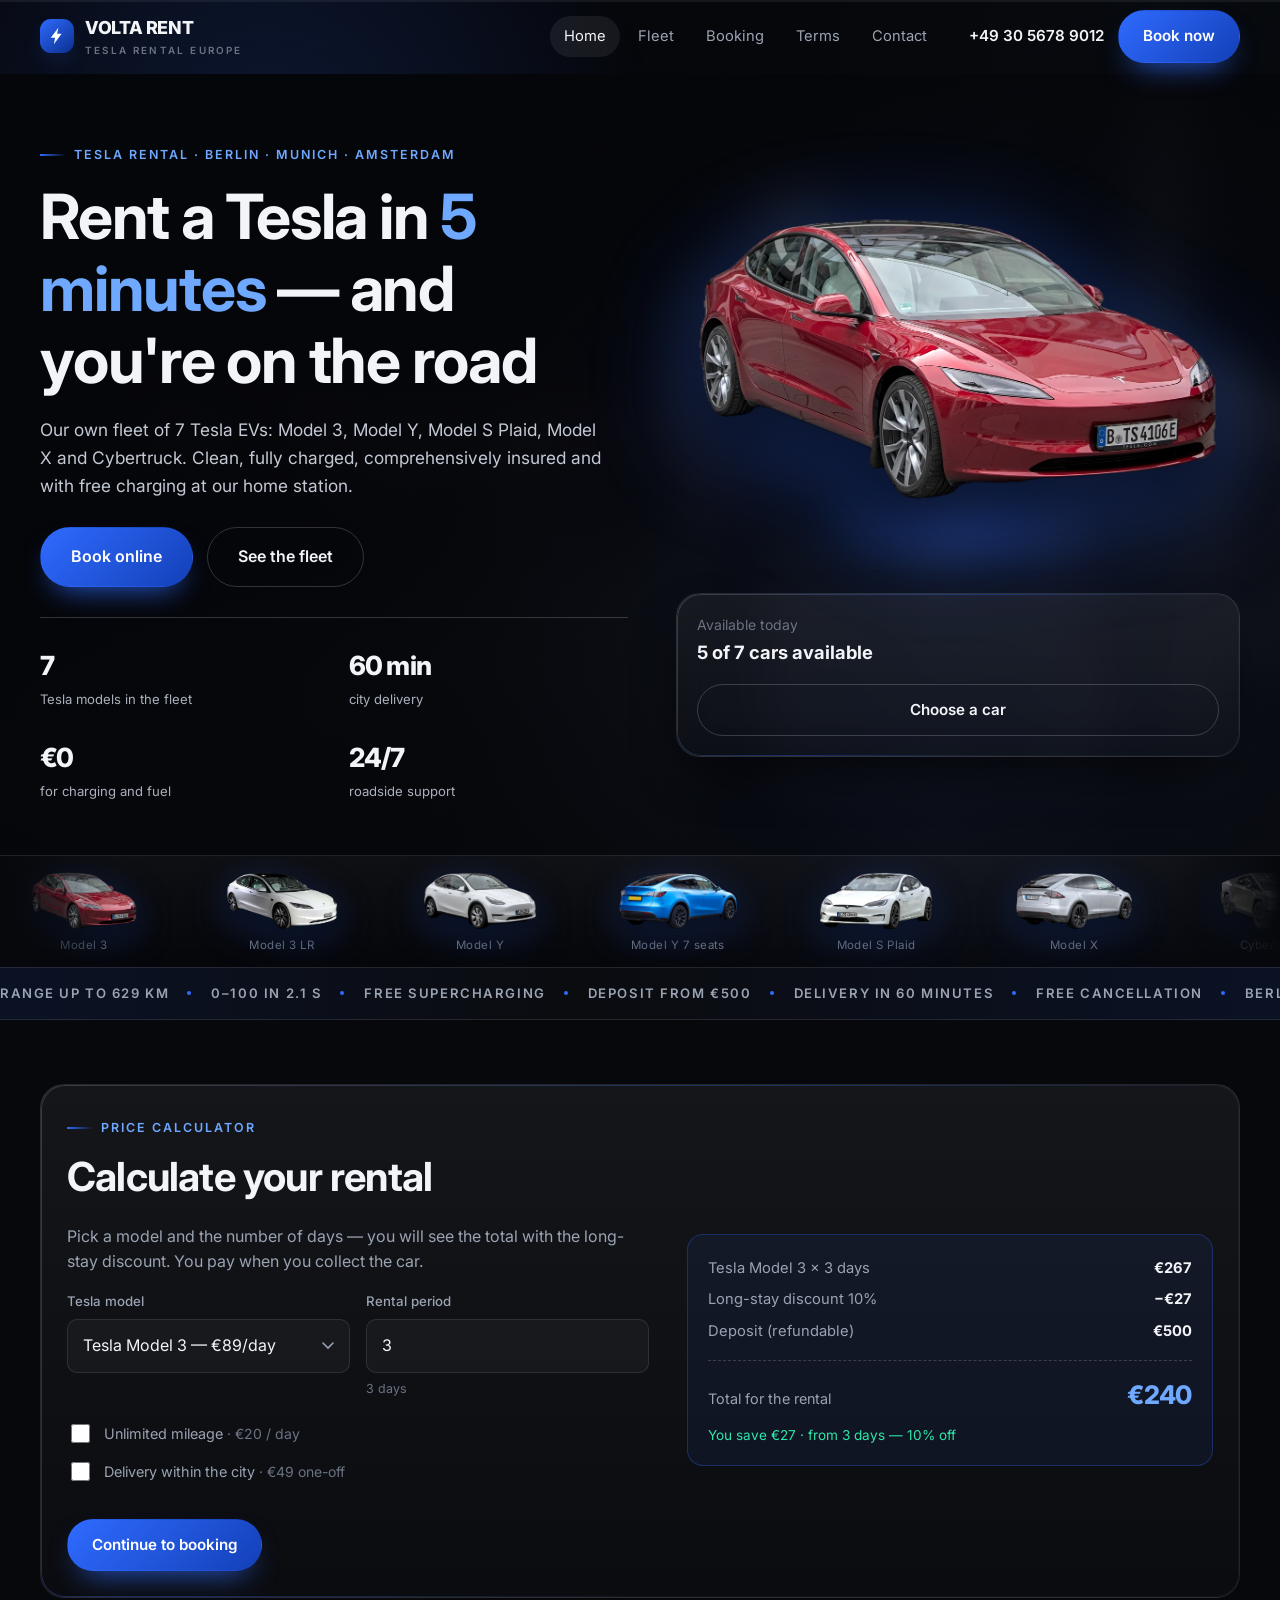
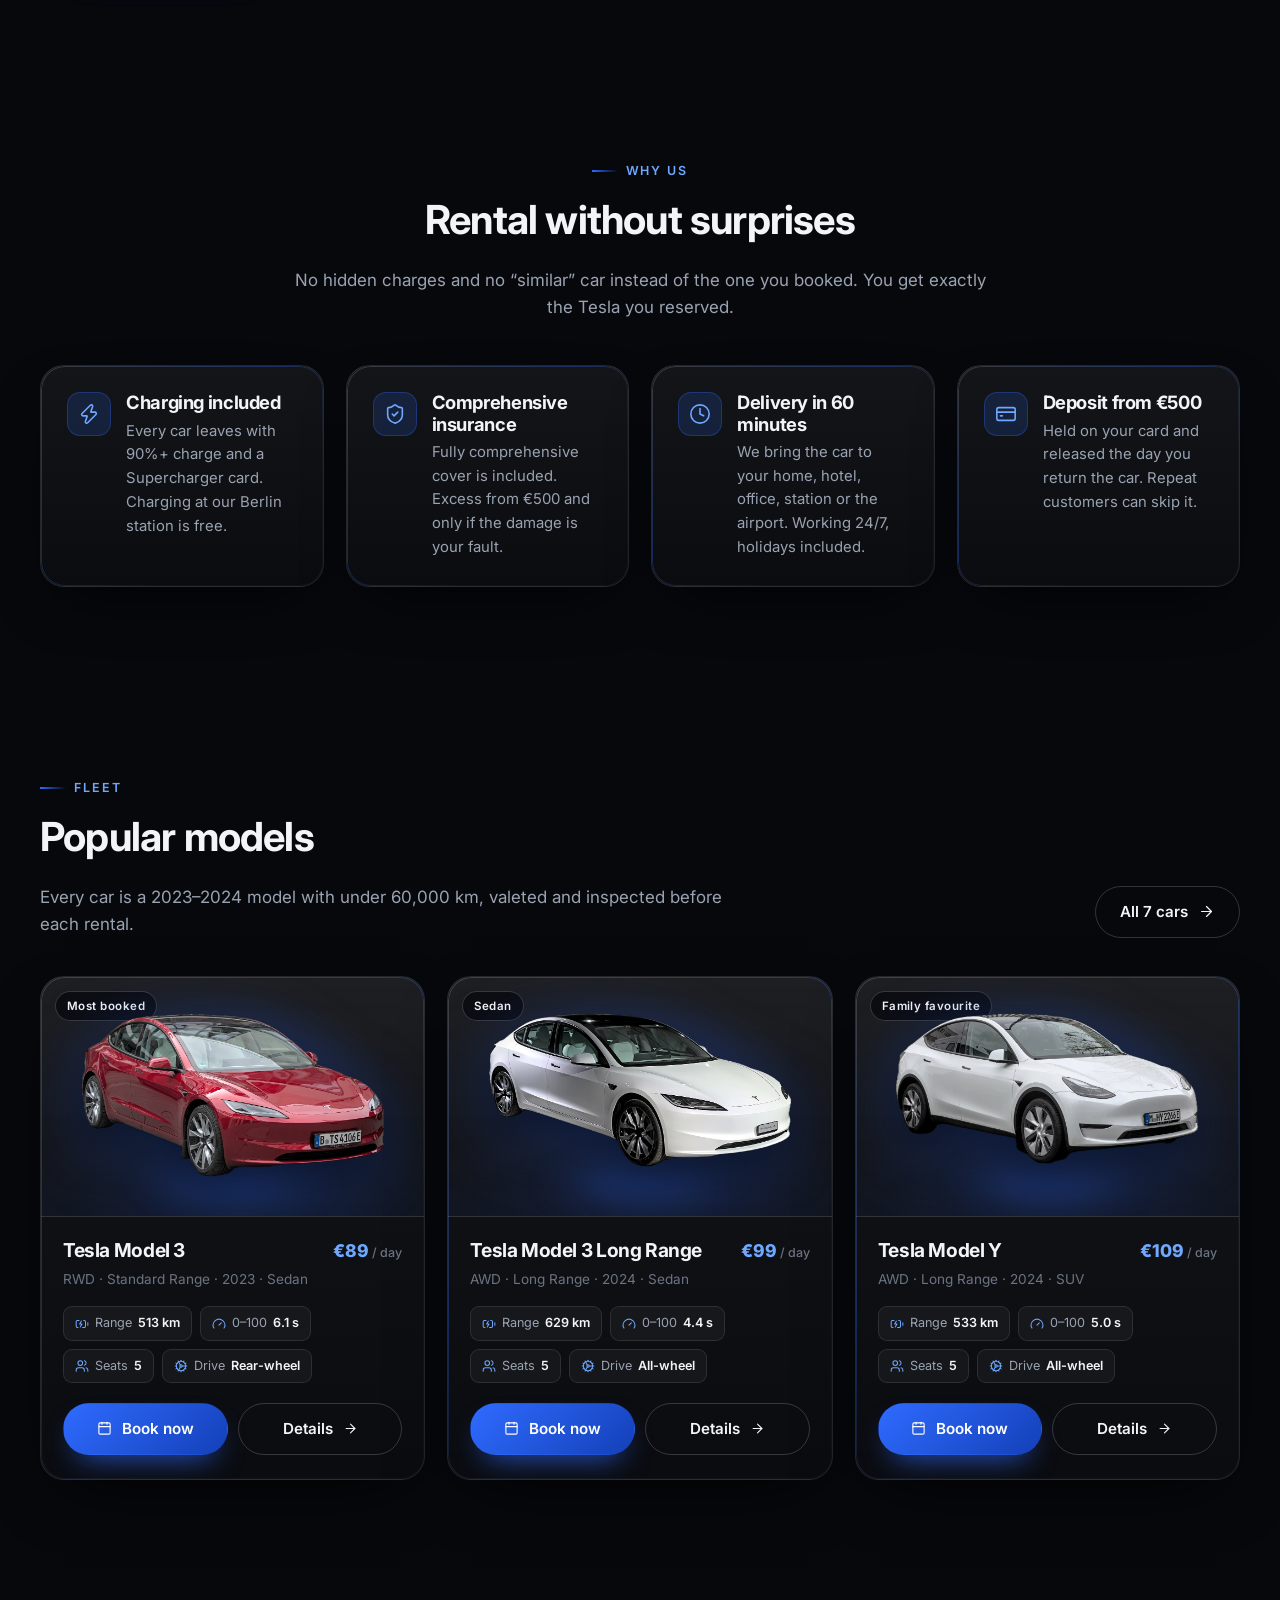
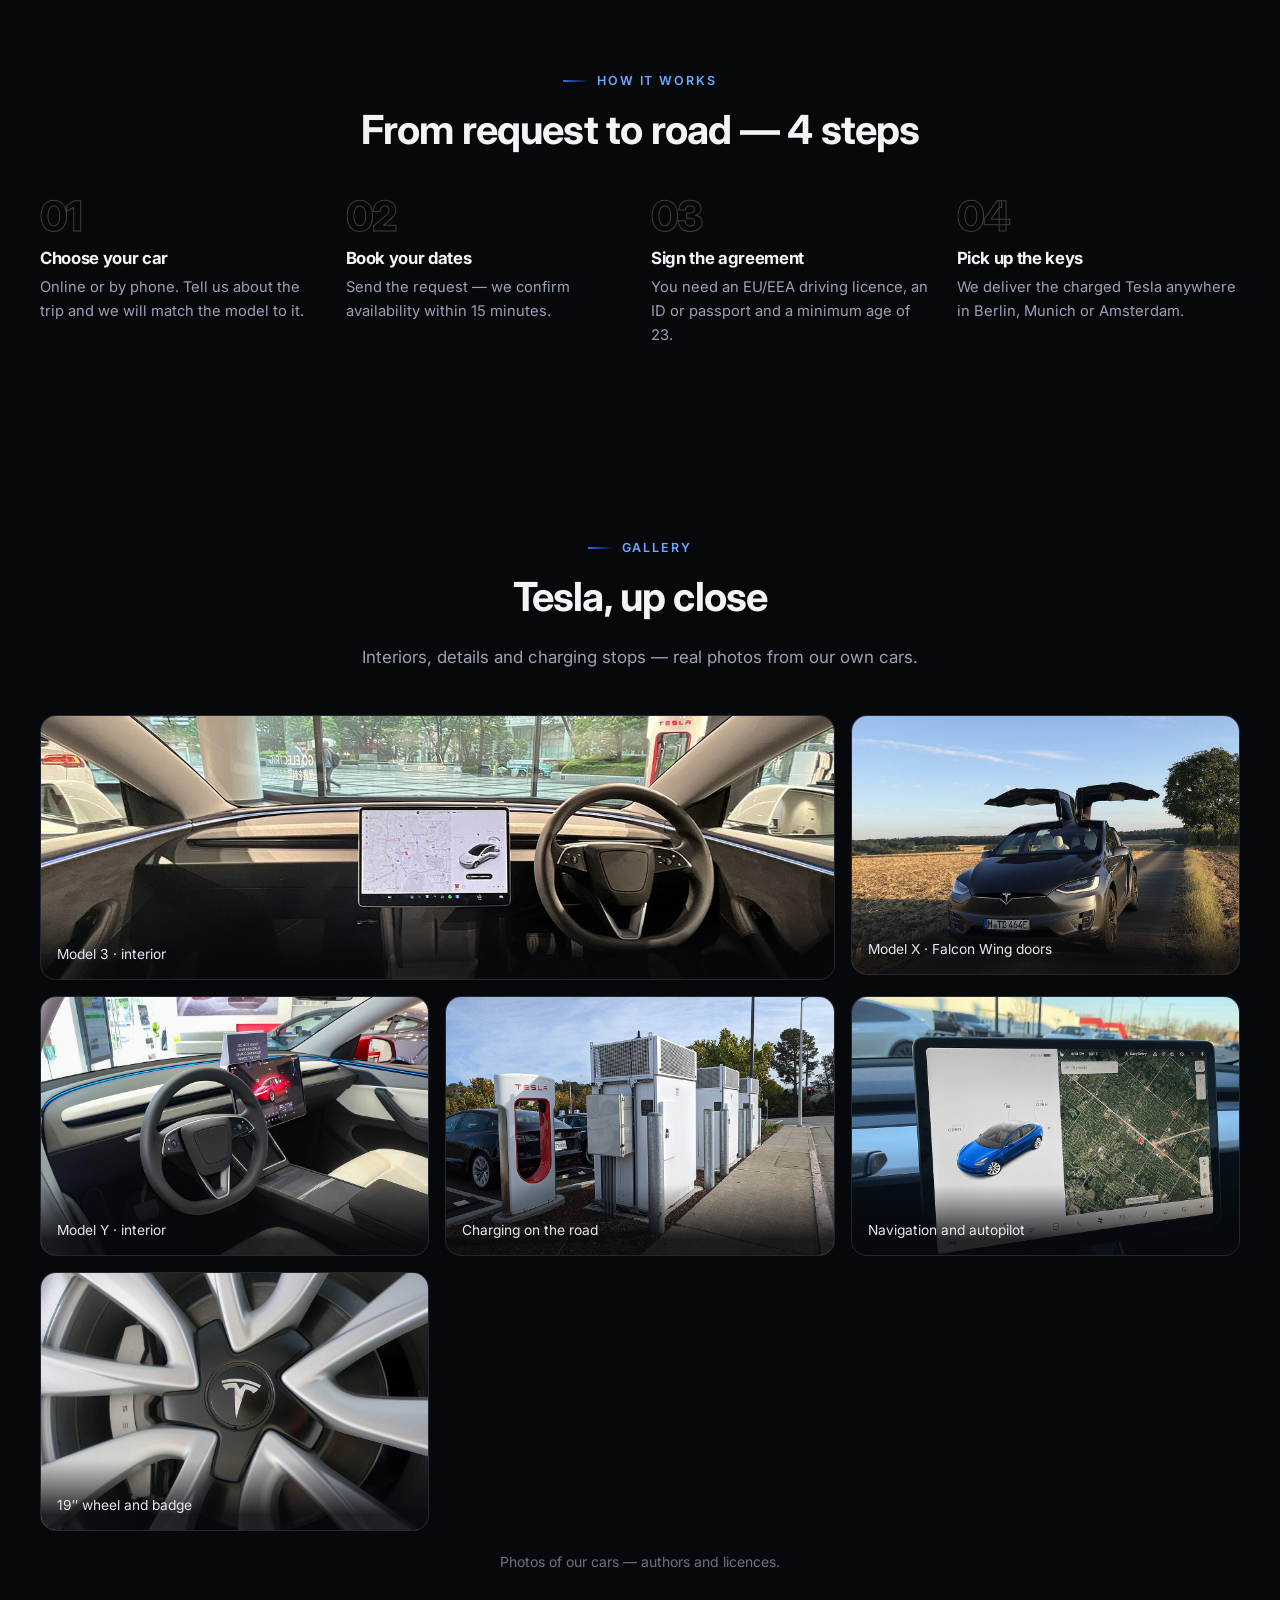
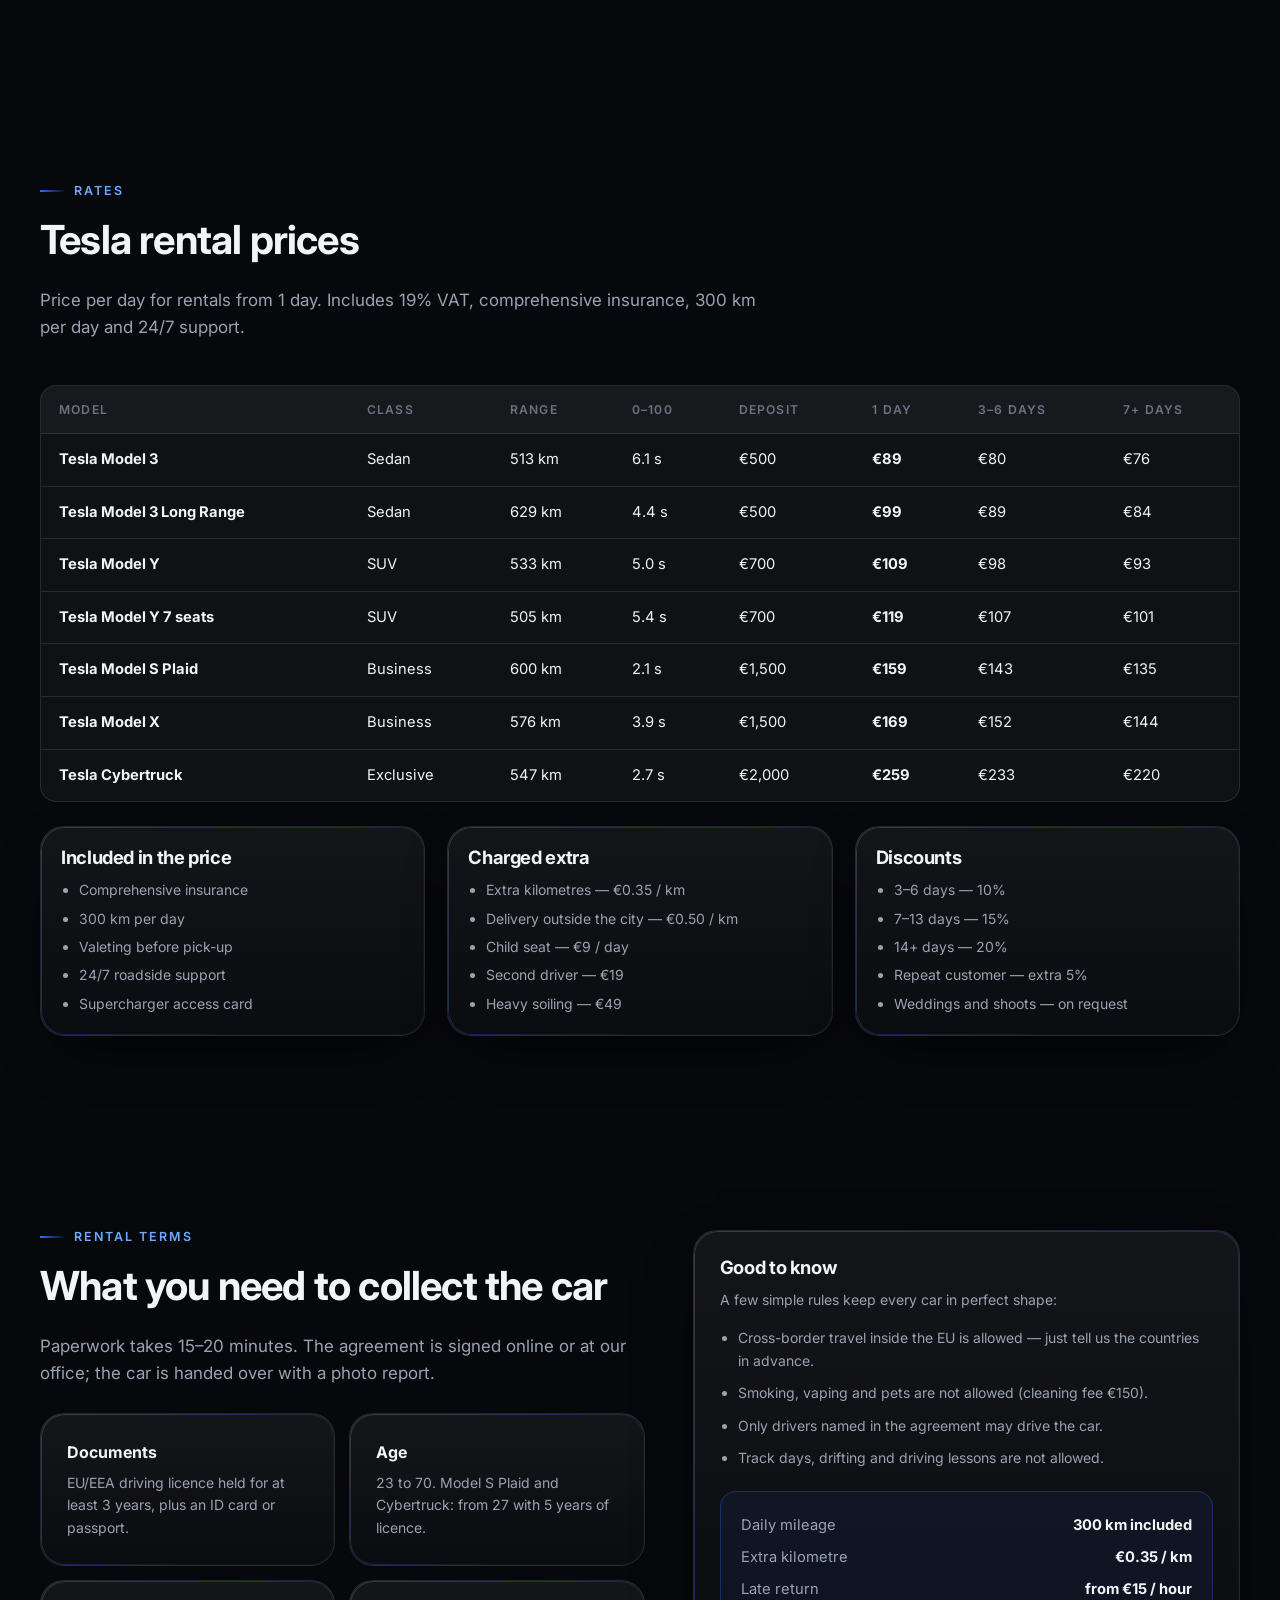
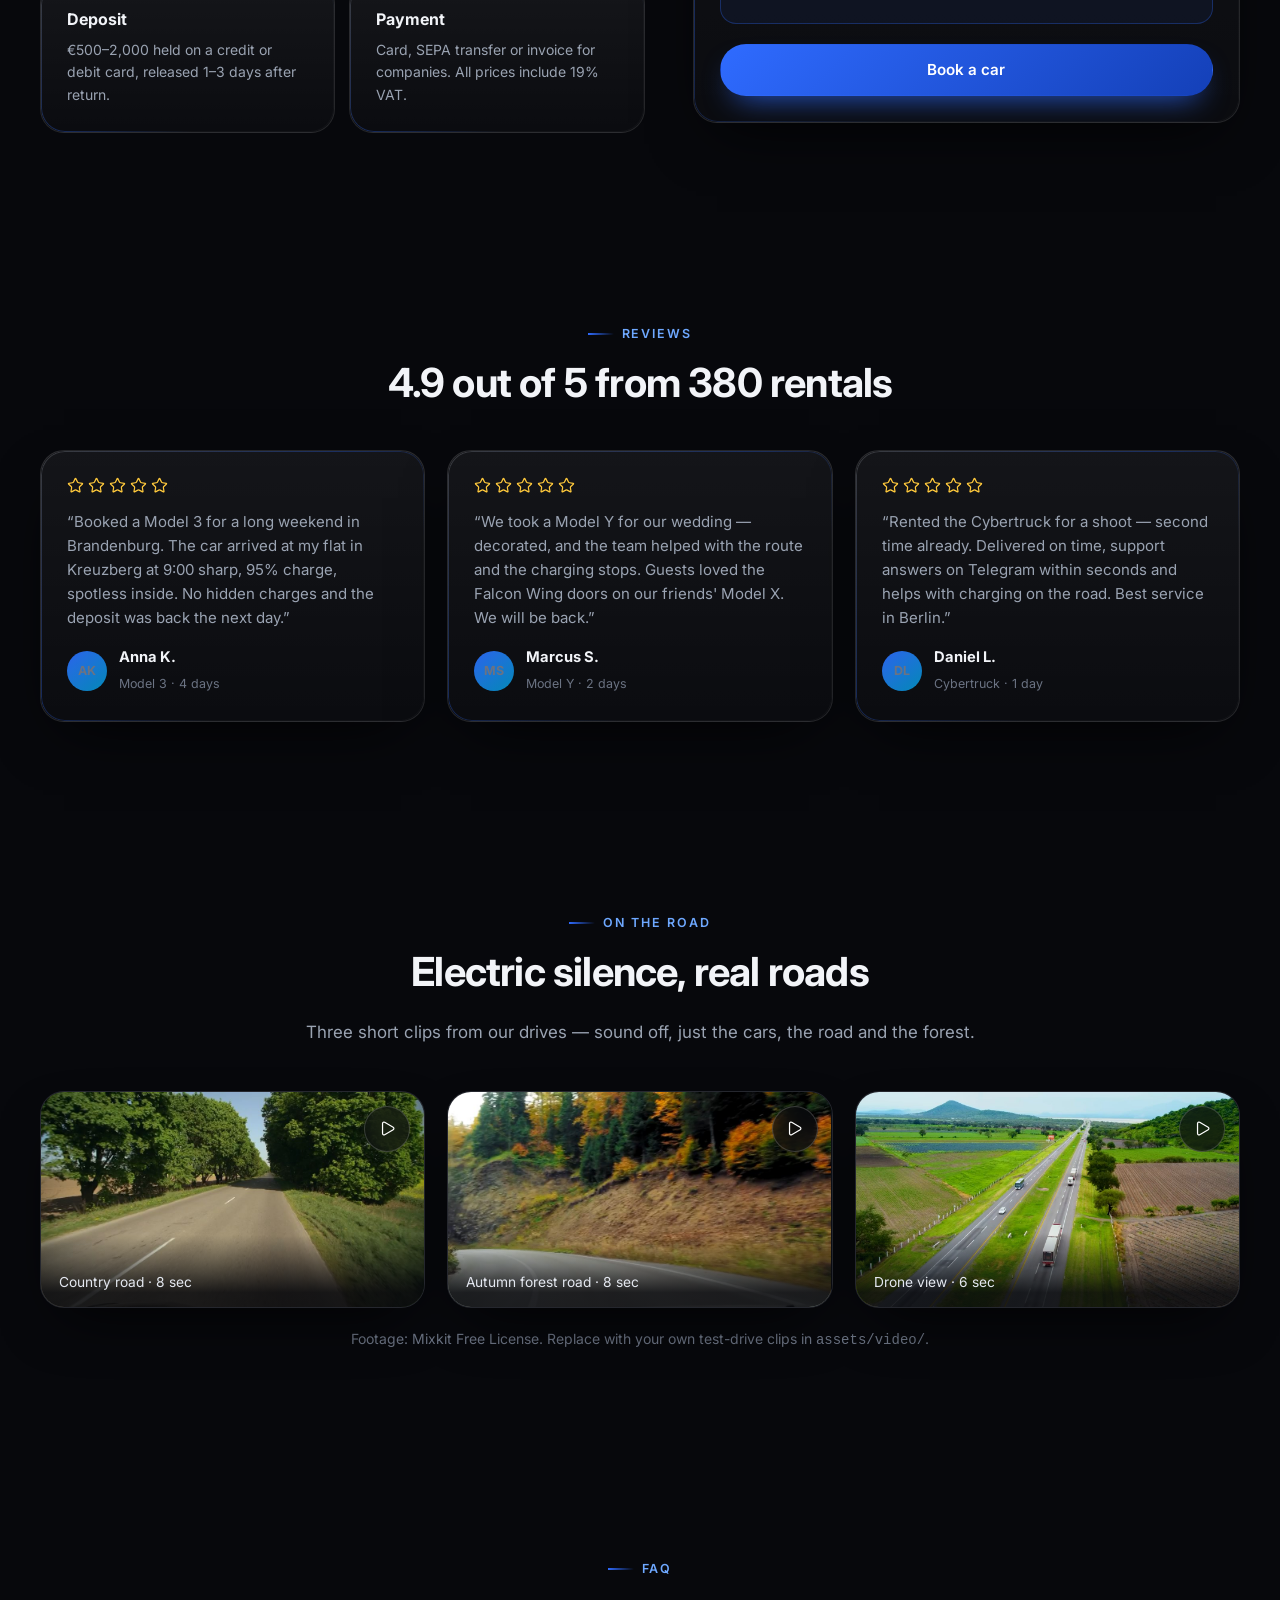
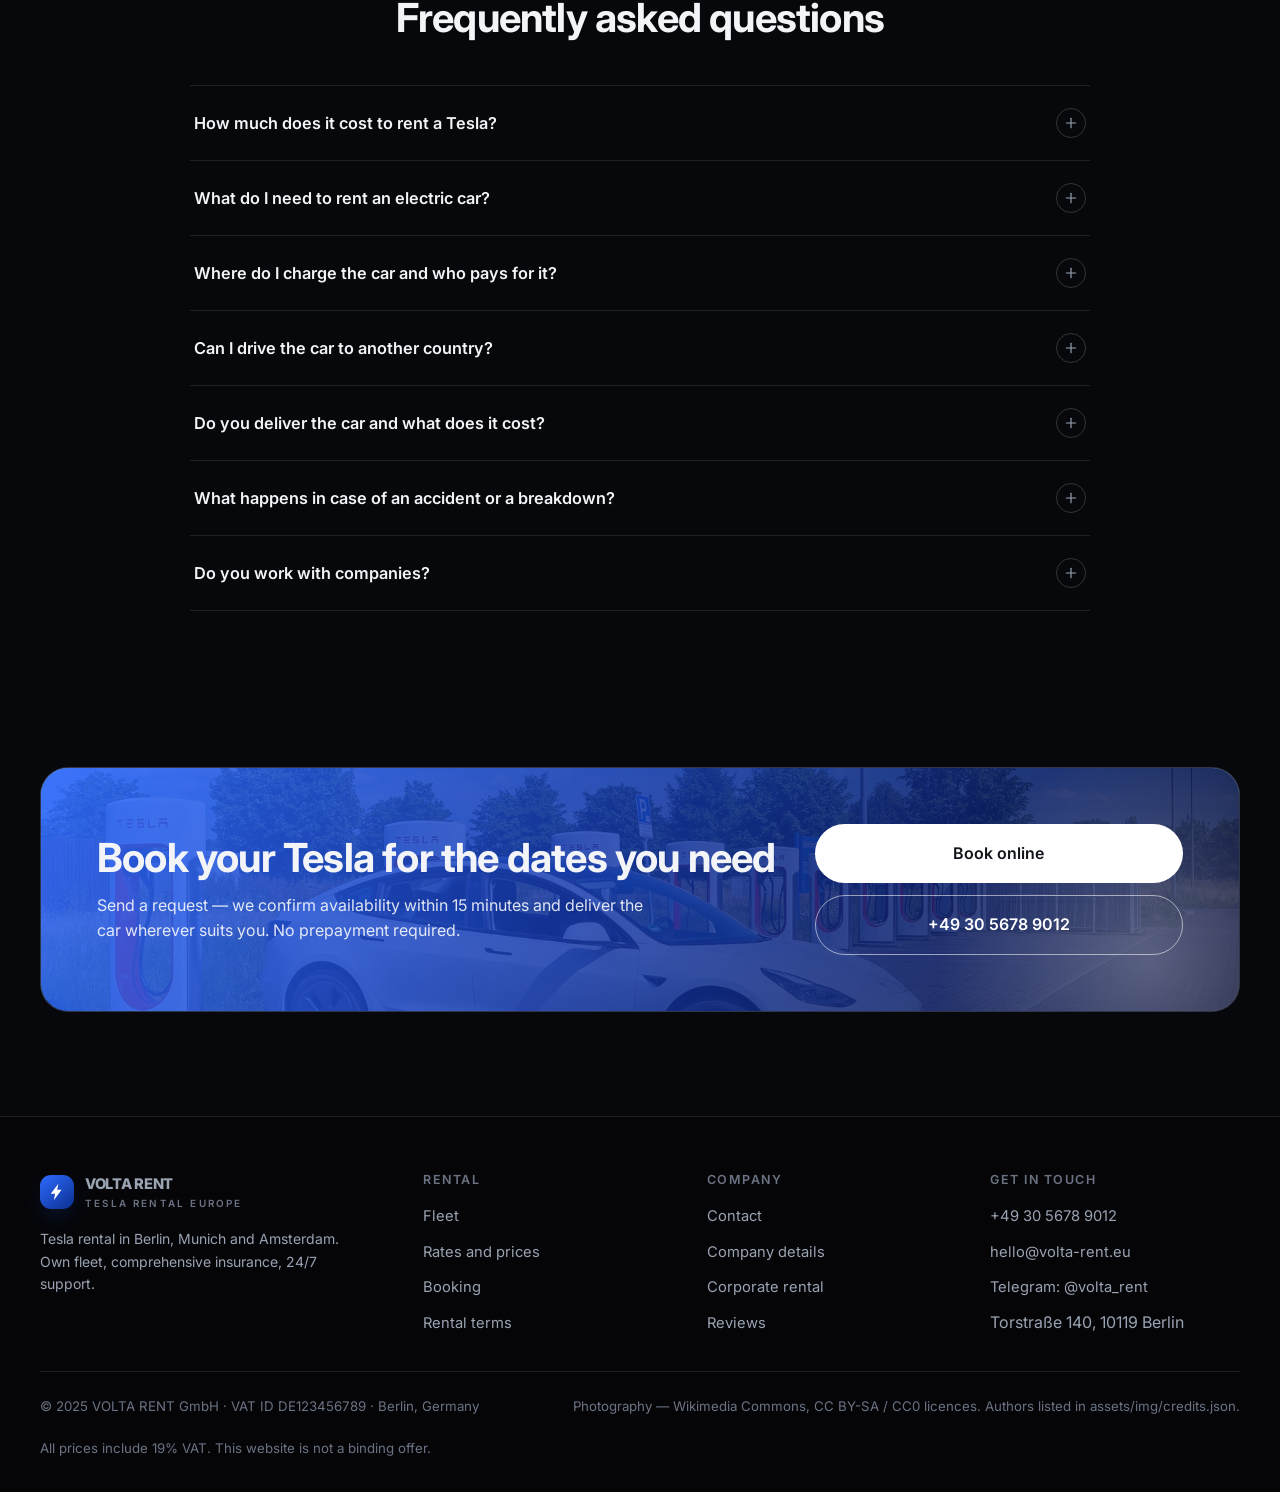
<file: index.html>
<!DOCTYPE html>
<html lang="en">
<head>
<meta charset="UTF-8">
<meta name="viewport" content="width=device-width, initial-scale=1">
<title>Tesla rental in Europe — Model 3, Y, S, X and Cybertruck | VOLTA RENT</title>
<meta name="description" content="Rent a Tesla in Berlin, Munich and Amsterdam from €89 per day. Own fleet of 7 EVs, comprehensive insurance and charging included, deposit from €500, delivery in 60 minutes.">
<meta name="theme-color" content="#07080c">
<meta property="og:title" content="VOLTA RENT — Tesla rental in Europe">
<meta property="og:description" content="7 Tesla EVs for rent from €89 per day. City delivery, charging included, 24/7 support.">
<meta property="og:type" content="website">
<link rel="icon" href="data:image/svg+xml,%3Csvg xmlns='http://www.w3.org/2000/svg' viewBox='0 0 32 32'%3E%3Crect width='32' height='32' rx='9' fill='%232f6bff'/%3E%3Cpath d='M17.6 5 8 18h6l-1.6 9L22 14h-6z' fill='%23fff'/%3E%3C/svg%3E">
<link rel="preconnect" href="https://fonts.googleapis.com">
<link rel="preconnect" href="https://fonts.gstatic.com" crossorigin>
<link href="https://fonts.googleapis.com/css2?family=Inter:wght@400;500;600;700;800&display=swap" rel="stylesheet">
<link rel="preload" as="image" href="assets/img/cut/model3.webp">
<link rel="stylesheet" href="assets/css/style.css">
</head>
<body>
<div class="scroll-progress" aria-hidden="true"><span></span></div>
<div class="aurora" aria-hidden="true"><span></span><span></span></div>

<!-- Lucide icons (ISC licence) — inline sprite, works offline -->
<svg class="sprite" xmlns="http://www.w3.org/2000/svg" aria-hidden="true" focusable="false">
    <symbol id="i-zap" viewBox="0 0 24 24" fill="none" stroke="currentColor" stroke-width="1.75" stroke-linecap="round" stroke-linejoin="round">
      <path d="M15.914 4a1.5 1.5 0 00-2.474-1.561l-9 9A1.5 1.5 0 005.5 14h4.002a.5.5 0 01.471.666L8.086 20a1.5 1.5 0 002.475 1.56l9-9A1.5 1.5 0 0018.5 10h-3.997a.5.5 0 01-.472-.667z" />
    </symbol>
    <symbol id="i-shield-check" viewBox="0 0 24 24" fill="none" stroke="currentColor" stroke-width="1.75" stroke-linecap="round" stroke-linejoin="round">
      <path d="M20 13c0 5-3.5 7.5-7.66 8.95a1 1 0 0 1-.67-.01C7.5 20.5 4 18 4 13V6a1 1 0 0 1 1-1c2 0 4.5-1.2 6.24-2.72a1.17 1.17 0 0 1 1.52 0C14.51 3.81 17 5 19 5a1 1 0 0 1 1 1z" />
      <path d="m9 12 2 2 4-4" />
    </symbol>
    <symbol id="i-clock" viewBox="0 0 24 24" fill="none" stroke="currentColor" stroke-width="1.75" stroke-linecap="round" stroke-linejoin="round">
      <circle cx="12" cy="12" r="10" />
      <path d="M12 6v6l4 2" />
    </symbol>
    <symbol id="i-credit-card" viewBox="0 0 24 24" fill="none" stroke="currentColor" stroke-width="1.75" stroke-linecap="round" stroke-linejoin="round">
      <rect width="20" height="14" x="2" y="5" rx="2" />
      <line x1="2" x2="22" y1="10" y2="10" />
      <path d="M6 14h2" />
    </symbol>
    <symbol id="i-message-circle" viewBox="0 0 24 24" fill="none" stroke="currentColor" stroke-width="1.75" stroke-linecap="round" stroke-linejoin="round">
      <path d="M2.992 16.342a2 2 0 0 1 .094 1.167l-1.065 3.29a1 1 0 0 0 1.236 1.168l3.413-.998a2 2 0 0 1 1.099.092 10 10 0 1 0-4.777-4.719" />
    </symbol>
    <symbol id="i-phone" viewBox="0 0 24 24" fill="none" stroke="currentColor" stroke-width="1.75" stroke-linecap="round" stroke-linejoin="round">
      <path d="M13.832 16.568a1 1 0 0 0 1.213-.303l.355-.465A2 2 0 0 1 17 15h3a2 2 0 0 1 2 2v3a2 2 0 0 1-2 2A18 18 0 0 1 2 4a2 2 0 0 1 2-2h3a2 2 0 0 1 2 2v3a2 2 0 0 1-.8 1.6l-.468.351a1 1 0 0 0-.292 1.233 14 14 0 0 0 6.392 6.384" />
    </symbol>
    <symbol id="i-mail" viewBox="0 0 24 24" fill="none" stroke="currentColor" stroke-width="1.75" stroke-linecap="round" stroke-linejoin="round">
      <path d="m22 7-8.991 5.727a2 2 0 0 1-2.009 0L2 7" />
      <rect x="2" y="4" width="20" height="16" rx="2" />
    </symbol>
    <symbol id="i-map-pin" viewBox="0 0 24 24" fill="none" stroke="currentColor" stroke-width="1.75" stroke-linecap="round" stroke-linejoin="round">
      <path d="M20 10c0 4.993-5.539 10.193-7.399 11.799a1 1 0 0 1-1.202 0C9.539 20.193 4 14.993 4 10a8 8 0 0 1 16 0" />
      <circle cx="12" cy="10" r="3" />
    </symbol>
    <symbol id="i-check" viewBox="0 0 24 24" fill="none" stroke="currentColor" stroke-width="1.75" stroke-linecap="round" stroke-linejoin="round">
      <path d="M20 6 9 17l-5-5" />
    </symbol>
    <symbol id="i-star" viewBox="0 0 24 24" fill="none" stroke="currentColor" stroke-width="1.75" stroke-linecap="round" stroke-linejoin="round">
      <path d="M11.525 2.295a.53.53 0 0 1 .95 0l2.31 4.679a2.123 2.123 0 0 0 1.595 1.16l5.166.756a.53.53 0 0 1 .294.904l-3.736 3.638a2.123 2.123 0 0 0-.611 1.878l.882 5.14a.53.53 0 0 1-.771.56l-4.618-2.428a2.122 2.122 0 0 0-1.973 0L6.396 21.01a.53.53 0 0 1-.77-.56l.881-5.139a2.122 2.122 0 0 0-.611-1.879L2.16 9.795a.53.53 0 0 1 .294-.906l5.165-.755a2.122 2.122 0 0 0 1.597-1.16z" />
    </symbol>
    <symbol id="i-arrow-right" viewBox="0 0 24 24" fill="none" stroke="currentColor" stroke-width="1.75" stroke-linecap="round" stroke-linejoin="round">
      <path d="M5 12h14" />
      <path d="m12 5 7 7-7 7" />
    </symbol>
    <symbol id="i-plus" viewBox="0 0 24 24" fill="none" stroke="currentColor" stroke-width="1.75" stroke-linecap="round" stroke-linejoin="round">
      <path d="M5 12h14" />
      <path d="M12 5v14" />
    </symbol>
    <symbol id="i-battery-charging" viewBox="0 0 24 24" fill="none" stroke="currentColor" stroke-width="1.75" stroke-linecap="round" stroke-linejoin="round">
      <path d="m11 7-3 5h4l-3 5" />
      <path d="M14.856 6H16a2 2 0 0 1 2 2v8a2 2 0 0 1-2 2h-2.935" />
      <path d="M22 14v-4" />
      <path d="M5.14 18H4a2 2 0 0 1-2-2V8a2 2 0 0 1 2-2h2.936" />
    </symbol>
    <symbol id="i-gauge" viewBox="0 0 24 24" fill="none" stroke="currentColor" stroke-width="1.75" stroke-linecap="round" stroke-linejoin="round">
      <path d="m12 14 4-4" />
      <path d="M3.34 19a10 10 0 1 1 17.32 0" />
    </symbol>
    <symbol id="i-users" viewBox="0 0 24 24" fill="none" stroke="currentColor" stroke-width="1.75" stroke-linecap="round" stroke-linejoin="round">
      <path d="M16 21v-2a4 4 0 0 0-4-4H6a4 4 0 0 0-4 4v2" />
      <path d="M16 3.128a4 4 0 0 1 0 7.744" />
      <path d="M22 21v-2a4 4 0 0 0-3-3.87" />
      <circle cx="9" cy="7" r="4" />
    </symbol>
    <symbol id="i-cog" viewBox="0 0 24 24" fill="none" stroke="currentColor" stroke-width="1.75" stroke-linecap="round" stroke-linejoin="round">
      <path d="M11 10.27 7 3.34" />
      <path d="m11 13.73-4 6.93" />
      <path d="M12 22v-2" />
      <path d="M12 2v2" />
      <path d="M14 12h8" />
      <path d="m17 20.66-1-1.73" />
      <path d="m17 3.34-1 1.73" />
      <path d="M2 12h2" />
      <path d="m20.66 17-1.73-1" />
      <path d="m20.66 7-1.73 1" />
      <path d="m3.34 17 1.73-1" />
      <path d="m3.34 7 1.73 1" />
      <circle cx="12" cy="12" r="2" />
      <circle cx="12" cy="12" r="8" />
    </symbol>
    <symbol id="i-calendar" viewBox="0 0 24 24" fill="none" stroke="currentColor" stroke-width="1.75" stroke-linecap="round" stroke-linejoin="round">
      <path d="M8 2v3" />
      <path d="M16 2v3" />
      <rect x="3" y="3" width="18" height="18" rx="2" />
      <path d="M3 9h18" />
    </symbol>
    <symbol id="i-car-front" viewBox="0 0 24 24" fill="none" stroke="currentColor" stroke-width="1.75" stroke-linecap="round" stroke-linejoin="round">
      <path d="m21 8-2 2-1.5-3.7A2 2 0 0 0 15.646 5H8.4a2 2 0 0 0-1.903 1.257L5 10 3 8" />
      <path d="M7 14h.01" />
      <path d="M17 14h.01" />
      <rect width="18" height="8" x="3" y="10" rx="2" />
      <path d="M5 18v2" />
      <path d="M19 18v2" />
    </symbol>
    <symbol id="i-sparkles" viewBox="0 0 24 24" fill="none" stroke="currentColor" stroke-width="1.75" stroke-linecap="round" stroke-linejoin="round">
      <path d="M11.017 2.814a1 1 0 0 1 1.966 0l1.051 5.558a2 2 0 0 0 1.594 1.594l5.558 1.051a1 1 0 0 1 0 1.966l-5.558 1.051a2 2 0 0 0-1.594 1.594l-1.051 5.558a1 1 0 0 1-1.966 0l-1.051-5.558a2 2 0 0 0-1.594-1.594l-5.558-1.051a1 1 0 0 1 0-1.966l5.558-1.051a2 2 0 0 0 1.594-1.594z" />
      <path d="M20 2v4" />
      <path d="M22 4h-4" />
      <circle cx="4" cy="20" r="2" />
    </symbol>
    <symbol id="i-key-round" viewBox="0 0 24 24" fill="none" stroke="currentColor" stroke-width="1.75" stroke-linecap="round" stroke-linejoin="round">
      <path d="M2.586 17.414A2 2 0 0 0 2 18.828V21a1 1 0 0 0 1 1h3a1 1 0 0 0 1-1v-1a1 1 0 0 1 1-1h1a1 1 0 0 0 1-1v-1a1 1 0 0 1 1-1h.172a2 2 0 0 0 1.414-.586l.814-.814a6.5 6.5 0 1 0-4-4z" />
      <circle cx="16.5" cy="7.5" r=".5" fill="currentColor" />
    </symbol>
    <symbol id="i-route" viewBox="0 0 24 24" fill="none" stroke="currentColor" stroke-width="1.75" stroke-linecap="round" stroke-linejoin="round">
      <circle cx="6" cy="19" r="3" />
      <path d="M9 19h8.5a3.5 3.5 0 0 0 0-7h-11a3.5 3.5 0 0 1 0-7H15" />
      <circle cx="18" cy="5" r="3" />
    </symbol>
    <symbol id="i-banknote" viewBox="0 0 24 24" fill="none" stroke="currentColor" stroke-width="1.75" stroke-linecap="round" stroke-linejoin="round">
      <rect width="20" height="12" x="2" y="6" rx="2" />
      <circle cx="12" cy="12" r="2" />
      <path d="M6 12h.01M18 12h.01" />
    </symbol>
    <symbol id="i-send" viewBox="0 0 24 24" fill="none" stroke="currentColor" stroke-width="1.75" stroke-linecap="round" stroke-linejoin="round">
      <path d="M14.536 21.686a.5.5 0 0 0 .937-.024l6.5-19a.496.496 0 0 0-.635-.635l-19 6.5a.5.5 0 0 0-.024.937l7.93 3.18a2 2 0 0 1 1.112 1.11z" />
      <path d="m21.854 2.147-10.94 10.939" />
    </symbol>
    <symbol id="i-x" viewBox="0 0 24 24" fill="none" stroke="currentColor" stroke-width="1.75" stroke-linecap="round" stroke-linejoin="round">
      <path d="M18 6 6 18" />
      <path d="m6 6 12 12" />
    </symbol>
    <symbol id="i-play" viewBox="0 0 24 24" fill="none" stroke="currentColor" stroke-width="1.75" stroke-linecap="round" stroke-linejoin="round">
      <path d="M5 5a2 2 0 0 1 3.008-1.728l11.997 6.998a2 2 0 0 1 .003 3.458l-12 7A2 2 0 0 1 5 19z" />
    </symbol>
    <symbol id="i-pause" viewBox="0 0 24 24" fill="none" stroke="currentColor" stroke-width="1.75" stroke-linecap="round" stroke-linejoin="round">
      <rect x="14" y="3" width="5" height="18" rx="1" />
      <rect x="5" y="3" width="5" height="18" rx="1" />
    </symbol>
</svg>


<!-- ============================ HEADER ============================ -->
<header class="header">
  <div class="header__inner">
    <a class="logo" href="index.html">
      <span class="logo__mark">
        <svg viewBox="0 0 24 24" fill="none"><path d="M13.6 2 4.5 14.2h5.2L8.2 22l9.3-12.6h-5.3z" fill="#fff"/></svg>
      </span>
      <span class="logo__text">VOLTA RENT<small>tesla rental europe</small></span>
    </a>

    <nav class="nav">
      <a href="index.html">Home</a>
      <a href="fleet.html">Fleet</a>
      <a href="booking.html">Booking</a>
      <a href="index.html#terms">Terms</a>
      <a href="contacts.html">Contact</a>
    </nav>

    <div class="header__actions">
      <a class="header__phone" href="tel:+493056789012">+49 30 5678 9012</a>
      <a class="btn btn--primary" href="booking.html">Book now</a>
      <button class="burger" type="button" aria-label="Menu"><span></span><span></span><span></span></button>
    </div>
  </div>
</header>

<main>

  <!-- ============================= HERO ============================= -->
  <section class="hero">
    <div class="hero__bg">
      <img src="assets/img/bg.jpg" alt="" aria-hidden="true" onerror="this.style.display='none'">
    </div>
    <div class="hero__overlay"></div>

    <div class="container hero__inner">
      <div class="hero__text">
        <span class="eyebrow">Tesla rental · Berlin · Munich · Amsterdam</span>
        <h1>Rent a Tesla in <em>5 minutes</em> — and you're on the road</h1>
        <p class="hero__lead">Our own fleet of 7 Tesla EVs: Model 3, Model Y, Model S Plaid, Model X and Cybertruck. Clean, fully charged, comprehensively insured and with free charging at our home station.</p>

        <div class="hero__cta">
          <a class="btn btn--primary btn--lg" href="booking.html">Book online</a>
          <a class="btn btn--ghost btn--lg" href="fleet.html">See the fleet</a>
        </div>

        <div class="hero__stats">
          <div class="hero__stat"><b data-count="7">7</b><span>Tesla models in the fleet</span></div>
          <div class="hero__stat"><b><span data-count="60">60</span> min</b><span>city delivery</span></div>
          <div class="hero__stat"><b>€0</b><span>for charging and fuel</span></div>
          <div class="hero__stat"><b>24/7</b><span>roadside support</span></div>
        </div>
      </div>

      <aside class="hero__side">
        <div class="hero__car">
          <span class="hero__glow" aria-hidden="true"></span>
          <img src="assets/img/cut/model3.webp" alt="Tesla Model 3 for rent in Europe"
               width="1200" height="690" fetchpriority="high"
               onerror="this.closest('.hero__car').classList.add('is-empty')">
        </div>
        <div class="card card--pad-sm hero__free">
          <div class="small dim">Available today</div>
          <b id="hero-free">5 of 7 cars available</b>
          <a class="btn btn--ghost btn--block" href="fleet.html">Choose a car</a>
        </div>
      </aside>

    </div>

    <!-- бегущая лента с нашими машинами -->
    <div class="carousel" aria-label="Our fleet">
      <div class="carousel__track">
        <a aria-hidden="true" tabindex="-1" class="carousel__item" href="fleet.html#model3">
          <img src="assets/img/cut/model3.webp" alt="Tesla Model 3" loading="lazy" decoding="async">
          <span>Model 3</span>
        </a>
        <a aria-hidden="true" tabindex="-1" class="carousel__item" href="fleet.html#model3lr">
          <img src="assets/img/cut/model3lr.webp" alt="Tesla Model 3 LR" loading="lazy" decoding="async">
          <span>Model 3 LR</span>
        </a>
        <a aria-hidden="true" tabindex="-1" class="carousel__item" href="fleet.html#modely">
          <img src="assets/img/cut/modely.webp" alt="Tesla Model Y" loading="lazy" decoding="async">
          <span>Model Y</span>
        </a>
        <a aria-hidden="true" tabindex="-1" class="carousel__item" href="fleet.html#modely7">
          <img src="assets/img/cut/modely7.webp" alt="Tesla Model Y 7 seats" loading="lazy" decoding="async">
          <span>Model Y 7 seats</span>
        </a>
        <a aria-hidden="true" tabindex="-1" class="carousel__item" href="fleet.html#models">
          <img src="assets/img/cut/models.webp" alt="Tesla Model S Plaid" loading="lazy" decoding="async">
          <span>Model S Plaid</span>
        </a>
        <a aria-hidden="true" tabindex="-1" class="carousel__item" href="fleet.html#modelx">
          <img src="assets/img/cut/modelx.webp" alt="Tesla Model X" loading="lazy" decoding="async">
          <span>Model X</span>
        </a>
        <a aria-hidden="true" tabindex="-1" class="carousel__item" href="fleet.html#cybertruck">
          <img src="assets/img/cut/cybertruck.webp" alt="Tesla Cybertruck" loading="lazy" decoding="async">
          <span>Cybertruck</span>
        </a>
        <a class="carousel__item" href="fleet.html#model3">
          <img src="assets/img/cut/model3.webp" alt="Tesla Model 3" loading="lazy" decoding="async">
          <span>Model 3</span>
        </a>
        <a class="carousel__item" href="fleet.html#model3lr">
          <img src="assets/img/cut/model3lr.webp" alt="Tesla Model 3 LR" loading="lazy" decoding="async">
          <span>Model 3 LR</span>
        </a>
        <a class="carousel__item" href="fleet.html#modely">
          <img src="assets/img/cut/modely.webp" alt="Tesla Model Y" loading="lazy" decoding="async">
          <span>Model Y</span>
        </a>
        <a class="carousel__item" href="fleet.html#modely7">
          <img src="assets/img/cut/modely7.webp" alt="Tesla Model Y 7 seats" loading="lazy" decoding="async">
          <span>Model Y 7 seats</span>
        </a>
        <a class="carousel__item" href="fleet.html#models">
          <img src="assets/img/cut/models.webp" alt="Tesla Model S Plaid" loading="lazy" decoding="async">
          <span>Model S Plaid</span>
        </a>
        <a class="carousel__item" href="fleet.html#modelx">
          <img src="assets/img/cut/modelx.webp" alt="Tesla Model X" loading="lazy" decoding="async">
          <span>Model X</span>
        </a>
        <a class="carousel__item" href="fleet.html#cybertruck">
          <img src="assets/img/cut/cybertruck.webp" alt="Tesla Cybertruck" loading="lazy" decoding="async">
          <span>Cybertruck</span>
        </a>
      </div>
  </section>

  <!-- ============================ TICKER ============================ -->
  <div class="ticker" aria-hidden="true">
    <div class="ticker__track"><span>Range up to 629 km</span><span>0–100 in 2.1 s</span><span>Free Supercharging</span><span>Deposit from €500</span><span>Delivery in 60 minutes</span><span>Free cancellation</span><span>Berlin · Munich · Amsterdam</span><span>24/7 support</span><span>Range up to 629 km</span><span>0–100 in 2.1 s</span><span>Free Supercharging</span><span>Deposit from €500</span><span>Delivery in 60 minutes</span><span>Free cancellation</span><span>Berlin · Munich · Amsterdam</span><span>24/7 support</span></div>
  </div>

  <!-- ========================== CALCULATOR ========================== -->
  <section class="section section--tight" id="calc">
    <div class="container">
      <div class="panel" id="calculator">
        <div class="split" style="gap:38px">
          <div>
            <span class="eyebrow">Price calculator</span>
            <h2 class="mt-0">Calculate your rental</h2>
            <p class="muted">Pick a model and the number of days — you will see the total with the long-stay discount. You pay when you collect the car.</p>

            <div class="calc__row">
              <div class="field">
                <label for="calc-model">Tesla model</label>
                <select class="select" id="calc-model"></select>
              </div>
              <div class="field">
                <label for="calc-days">Rental period</label>
                <input class="input" type="number" id="calc-days" min="1" max="60" value="3">
                <div class="hint" id="calc-days-out">3 days</div>
              </div>
            </div>

            <label class="check"><input type="checkbox" id="calc-unlimited"> <span>Unlimited mileage <span class="dim small">· €20 / day</span></span></label>
            <label class="check"><input type="checkbox" id="calc-delivery"> <span>Delivery within the city <span class="dim small">· €49 one-off</span></span></label>

            <div class="hero__cta" style="margin-bottom:0">
              <button class="btn btn--primary" id="calc-submit" type="button">Continue to booking</button>
            </div>
          </div>

          <div id="calc-out" class="calc__out"></div>
        </div>
      </div>
    </div>

    </div>
  </section>

  <!-- ============================ WHY US ============================ -->
  <section class="section">
    <div class="container">
      <div class="section-head section-head--center">
        <span class="eyebrow">Why us</span>
        <h2>Rental without surprises</h2>
        <p class="lead">No hidden charges and no “similar” car instead of the one you booked. You get exactly the Tesla you reserved.</p>
      </div>

      <div class="grid grid-4">
        <div class="card reveal">
          <div class="feature">
            <span class="feature__icon"><svg class="icon" aria-hidden="true"><use href="#i-zap"/></svg></span>
            <div>
              <h3>Charging included</h3>
              <p>Every car leaves with 90%+ charge and a Supercharger card. Charging at our Berlin station is free.</p>
            </div>
          </div>
        </div>

        <div class="card reveal">
          <div class="feature">
            <span class="feature__icon"><svg class="icon" aria-hidden="true"><use href="#i-shield-check"/></svg></span>
            <div>
              <h3>Comprehensive insurance</h3>
              <p>Fully comprehensive cover is included. Excess from €500 and only if the damage is your fault.</p>
            </div>
          </div>
        </div>

        <div class="card reveal">
          <div class="feature">
            <span class="feature__icon"><svg class="icon" aria-hidden="true"><use href="#i-clock"/></svg></span>
            <div>
              <h3>Delivery in 60 minutes</h3>
              <p>We bring the car to your home, hotel, office, station or the airport. Working 24/7, holidays included.</p>
            </div>
          </div>
        </div>

        <div class="card reveal">
          <div class="feature">
            <span class="feature__icon"><svg class="icon" aria-hidden="true"><use href="#i-credit-card"/></svg></span>
            <div>
              <h3>Deposit from €500</h3>
              <p>Held on your card and released the day you return the car. Repeat customers can skip it.</p>
            </div>
          </div>
        </div>
      </div>
    </div>
  </section>

  <!-- ========================= FLEET PREVIEW ======================== -->
  <section class="section" id="fleet">
    <div class="container">
      <div style="display:flex;justify-content:space-between;align-items:flex-end;gap:26px;flex-wrap:wrap;margin-bottom:38px">
        <div class="section-head" style="margin-bottom:0">
          <span class="eyebrow">Fleet</span>
          <h2 class="mt-0">Popular models</h2>
          <p class="lead" style="margin-bottom:0">Every car is a 2023–2024 model with under 60,000 km, valeted and inspected before each rental.</p>
        </div>
        <a class="btn btn--ghost" href="fleet.html">All 7 cars <svg class="icon icon--sm" aria-hidden="true"><use href="#i-arrow-right"/></svg></a>
      </div>

      <div class="grid grid-3" data-cars="popular" data-limit="3"></div>
    </div>
  </section>

  <!-- ============================= STEPS ============================ -->
  <section class="section">
    <div class="container">
      <div class="section-head section-head--center">
        <span class="eyebrow">How it works</span>
        <h2>From request to road — 4 steps</h2>
      </div>

      <div class="steps">
        <div class="step reveal">
          <h3>Choose your car</h3>
          <p>Online or by phone. Tell us about the trip and we will match the model to it.</p>
        </div>
        <div class="step reveal">
          <h3>Book your dates</h3>
          <p>Send the request — we confirm availability within 15 minutes.</p>
        </div>
        <div class="step reveal">
          <h3>Sign the agreement</h3>
          <p>You need an EU/EEA driving licence, an ID or passport and a minimum age of 23.</p>
        </div>
        <div class="step reveal">
          <h3>Pick up the keys</h3>
          <p>We deliver the charged Tesla anywhere in Berlin, Munich or Amsterdam.</p>
        </div>
      </div>
    </div>
  </section>

  <!-- ============================ GALLERY =========================== -->
  <section class="section" id="gallery">
    <div class="container">
      <div class="section-head section-head--center">
        <span class="eyebrow">Gallery</span>
        <h2>Tesla, up close</h2>
        <p class="lead">Interiors, details and charging stops — real photos from our own cars.</p>
      </div>

      <div class="gallery">
        <figure class="gallery__item gallery__item--wide">
          <img src="assets/img/gallery-interior-3.jpg" alt="Tesla Model 3 interior with the central touchscreen" loading="lazy" decoding="async" width="1200" height="800">
          <figcaption>Model 3 · interior</figcaption>
        </figure>
        <figure class="gallery__item">
          <img src="assets/img/gallery-falcon.jpg" alt="Tesla Model X with Falcon Wing doors open" loading="lazy" decoding="async" width="1200" height="800">
          <figcaption>Model X · Falcon Wing doors</figcaption>
        </figure>
        <figure class="gallery__item">
          <img src="assets/img/gallery-interior-y.jpg" alt="Tesla Model Y interior with white seats" loading="lazy" decoding="async" width="1200" height="800">
          <figcaption>Model Y · interior</figcaption>
        </figure>
        <figure class="gallery__item">
          <img src="assets/img/gallery-charging.jpg" alt="Tesla charging at a Supercharger station" loading="lazy" decoding="async" width="1200" height="800">
          <figcaption>Charging on the road</figcaption>
        </figure>
        <figure class="gallery__item">
          <img src="assets/img/gallery-dash.jpg" alt="Tesla touchscreen with navigation map" loading="lazy" decoding="async" width="1200" height="800">
          <figcaption>Navigation and autopilot</figcaption>
        </figure>
        <figure class="gallery__item">
          <img src="assets/img/gallery-wheel.jpg" alt="Close-up of a Tesla wheel and badge" loading="lazy" decoding="async" width="1200" height="800">
          <figcaption>19″ wheel and badge</figcaption>
        </figure>
      </div>

      <p class="dim small center" style="margin-top:20px">Photos of our cars — <a href="assets/img/credits.json">authors and licences</a>.</p>
    </div>
  </section>

  <!-- ============================= RATES ============================ -->
  <section class="section" id="rates">
    <div class="container">
      <div class="section-head">
        <span class="eyebrow">Rates</span>
        <h2>Tesla rental prices</h2>
        <p class="lead">Price per day for rentals from 1 day. Includes 19% VAT, comprehensive insurance, 300 km per day and 24/7 support.</p>
      </div>

      <div class="table-wrap mb-24">
        <table>
          <thead>
            <tr>
              <th>Model</th>
              <th>Class</th>
              <th>Range</th>
              <th>0–100</th>
              <th>Deposit</th>
              <th>1 day</th>
              <th>3–6 days</th>
              <th>7+ days</th>
            </tr>
          </thead>
          <tbody>
            <tr><td><b>Tesla Model 3</b></td><td>Sedan</td><td>513 km</td><td>6.1 s</td><td>€500</td><td><b>€89</b></td><td>€80</td><td>€76</td></tr>
            <tr><td><b>Tesla Model 3 Long Range</b></td><td>Sedan</td><td>629 km</td><td>4.4 s</td><td>€500</td><td><b>€99</b></td><td>€89</td><td>€84</td></tr>
            <tr><td><b>Tesla Model Y</b></td><td>SUV</td><td>533 km</td><td>5.0 s</td><td>€700</td><td><b>€109</b></td><td>€98</td><td>€93</td></tr>
            <tr><td><b>Tesla Model Y 7 seats</b></td><td>SUV</td><td>505 km</td><td>5.4 s</td><td>€700</td><td><b>€119</b></td><td>€107</td><td>€101</td></tr>
            <tr><td><b>Tesla Model S Plaid</b></td><td>Business</td><td>600 km</td><td>2.1 s</td><td>€1,500</td><td><b>€159</b></td><td>€143</td><td>€135</td></tr>
            <tr><td><b>Tesla Model X</b></td><td>Business</td><td>576 km</td><td>3.9 s</td><td>€1,500</td><td><b>€169</b></td><td>€152</td><td>€144</td></tr>
            <tr><td><b>Tesla Cybertruck</b></td><td>Exclusive</td><td>547 km</td><td>2.7 s</td><td>€2,000</td><td><b>€259</b></td><td>€233</td><td>€220</td></tr>
          </tbody>
        </table>
      </div>

      <div class="grid grid-3">
        <div class="card card--pad-sm">
          <h3>Included in the price</h3>
          <ul class="muted small" style="padding-left:18px;margin:0;display:grid;gap:6px">
            <li>Comprehensive insurance</li>
            <li>300 km per day</li>
            <li>Valeting before pick-up</li>
            <li>24/7 roadside support</li>
            <li>Supercharger access card</li>
          </ul>
        </div>
        <div class="card card--pad-sm">
          <h3>Charged extra</h3>
          <ul class="muted small" style="padding-left:18px;margin:0;display:grid;gap:6px">
            <li>Extra kilometres — €0.35 / km</li>
            <li>Delivery outside the city — €0.50 / km</li>
            <li>Child seat — €9 / day</li>
            <li>Second driver — €19</li>
            <li>Heavy soiling — €49</li>
          </ul>
        </div>
        <div class="card card--pad-sm">
          <h3>Discounts</h3>
          <ul class="muted small" style="padding-left:18px;margin:0;display:grid;gap:6px">
            <li>3–6 days — 10%</li>
            <li>7–13 days — 15%</li>
            <li>14+ days — 20%</li>
            <li>Repeat customer — extra 5%</li>
            <li>Weddings and shoots — on request</li>
          </ul>
        </div>
      </div>
    </div>
  </section>

  <!-- ============================= TERMS ============================ -->
  <section class="section" id="terms">
    <div class="container split">
      <div>
        <span class="eyebrow">Rental terms</span>
        <h2>What you need to collect the car</h2>
        <p class="lead">Paperwork takes 15–20 minutes. The agreement is signed online or at our office; the car is handed over with a photo report.</p>

        <div class="grid grid-2" style="gap:14px;margin-top:26px">
          <div class="panel card--flat">
            <b>Documents</b>
            <p class="muted small" style="margin:6px 0 0">EU/EEA driving licence held for at least 3 years, plus an ID card or passport.</p>
          </div>
          <div class="panel card--flat">
            <b>Age</b>
            <p class="muted small" style="margin:6px 0 0">23 to 70. Model S Plaid and Cybertruck: from 27 with 5 years of licence.</p>
          </div>
          <div class="panel card--flat">
            <b>Deposit</b>
            <p class="muted small" style="margin:6px 0 0">€500–2,000 held on a credit or debit card, released 1–3 days after return.</p>
          </div>
          <div class="panel card--flat">
            <b>Payment</b>
            <p class="muted small" style="margin:6px 0 0">Card, SEPA transfer or invoice for companies. All prices include 19% VAT.</p>
          </div>
        </div>
      </div>

      <div class="card">
        <h3>Good to know</h3>
        <p class="muted small">A few simple rules keep every car in perfect shape:</p>
        <ul class="muted small" style="padding-left:18px;display:grid;gap:10px;margin:0 0 22px">
          <li>Cross-border travel inside the EU is allowed — just tell us the countries in advance.</li>
          <li>Smoking, vaping and pets are not allowed (cleaning fee €150).</li>
          <li>Only drivers named in the agreement may drive the car.</li>
          <li>Track days, drifting and driving lessons are not allowed.</li>
        </ul>
        <div class="calc__out" style="margin-top:0">
          <div class="calc__out-row"><span>Daily mileage</span><b>300 km included</b></div>
          <div class="calc__out-row"><span>Extra kilometre</span><b>€0.35 / km</b></div>
          <div class="calc__out-row"><span>Late return</span><b>from €15 / hour</b></div>
        </div>
        <a class="btn btn--primary btn--block" href="booking.html" style="margin-top:20px">Book a car</a>
      </div>
    </div>
  </section>

  <!-- ============================ REVIEWS =========================== -->
  <section class="section" id="reviews">
    <div class="container">
      <div class="section-head section-head--center">
        <span class="eyebrow">Reviews</span>
        <h2>4.9 out of 5 from 380 rentals</h2>
      </div>

      <div class="grid grid-3">
        <div class="card review reveal">
          <div class="review__stars"><svg class="icon" aria-hidden="true"><use href="#i-star"/></svg><svg class="icon" aria-hidden="true"><use href="#i-star"/></svg><svg class="icon" aria-hidden="true"><use href="#i-star"/></svg><svg class="icon" aria-hidden="true"><use href="#i-star"/></svg><svg class="icon" aria-hidden="true"><use href="#i-star"/></svg></div>
          <p class="review__text">“Booked a Model 3 for a long weekend in Brandenburg. The car arrived at my flat in Kreuzberg at 9:00 sharp, 95% charge, spotless inside. No hidden charges and the deposit was back the next day.”</p>
          <div class="review__author">
            <span class="avatar">AK</span>
            <div><b>Anna K.</b><span>Model 3 · 4 days</span></div>
          </div>
        </div>

        <div class="card review reveal">
          <div class="review__stars"><svg class="icon" aria-hidden="true"><use href="#i-star"/></svg><svg class="icon" aria-hidden="true"><use href="#i-star"/></svg><svg class="icon" aria-hidden="true"><use href="#i-star"/></svg><svg class="icon" aria-hidden="true"><use href="#i-star"/></svg><svg class="icon" aria-hidden="true"><use href="#i-star"/></svg></div>
          <p class="review__text">“We took a Model Y for our wedding — decorated, and the team helped with the route and the charging stops. Guests loved the Falcon Wing doors on our friends' Model X. We will be back.”</p>
          <div class="review__author">
            <span class="avatar">MS</span>
            <div><b>Marcus S.</b><span>Model Y · 2 days</span></div>
          </div>
        </div>

        <div class="card review reveal">
          <div class="review__stars"><svg class="icon" aria-hidden="true"><use href="#i-star"/></svg><svg class="icon" aria-hidden="true"><use href="#i-star"/></svg><svg class="icon" aria-hidden="true"><use href="#i-star"/></svg><svg class="icon" aria-hidden="true"><use href="#i-star"/></svg><svg class="icon" aria-hidden="true"><use href="#i-star"/></svg></div>
          <p class="review__text">“Rented the Cybertruck for a shoot — second time already. Delivered on time, support answers on Telegram within seconds and helps with charging on the road. Best service in Berlin.”</p>
          <div class="review__author">
            <span class="avatar">DL</span>
            <div><b>Daniel L.</b><span>Cybertruck · 1 day</span></div>
          </div>
        </div>
      </div>
    </div>
  </section>

  <!-- =========================== ON THE ROAD ======================== -->
  <section class="section" id="journey">
    <div class="container">
      <div class="section-head section-head--center">
        <span class="eyebrow">On the road</span>
        <h2>Electric silence, real roads</h2>
        <p class="lead">Three short clips from our drives — sound off, just the cars, the road and the forest.</p>
      </div>

      <div class="videos">
        <figure class="video-card reveal">
          <video class="video-card__player" poster="assets/img/video-nature.jpg" width="960" height="540"
                 muted loop playsinline preload="none">
            <source src="assets/video/road-nature.mp4" type="video/mp4">
          </video>
          <button class="video-card__btn" type="button" aria-label="Play or pause">
            <svg class="icon icon--sm" aria-hidden="true"><use href="#i-play"/></svg>
          </button>
          <figcaption>Country road · 8 sec</figcaption>
        </figure>

        <figure class="video-card reveal">
          <video class="video-card__player" poster="assets/img/video-forest.jpg" width="960" height="540"
                 muted loop playsinline preload="none">
            <source src="assets/video/road-forest.mp4" type="video/mp4">
          </video>
          <button class="video-card__btn" type="button" aria-label="Play or pause">
            <svg class="icon icon--sm" aria-hidden="true"><use href="#i-play"/></svg>
          </button>
          <figcaption>Autumn forest road · 8 sec</figcaption>
        </figure>

        <figure class="video-card reveal">
          <video class="video-card__player" poster="assets/img/video-drone.jpg" width="1280" height="720"
                 muted loop playsinline preload="none">
            <source src="assets/video/road-drone.mp4" type="video/mp4">
          </video>
          <button class="video-card__btn" type="button" aria-label="Play or pause">
            <svg class="icon icon--sm" aria-hidden="true"><use href="#i-play"/></svg>
          </button>
          <figcaption>Drone view · 6 sec</figcaption>
        </figure>
      </div>

      <p class="dim small center" style="margin-top:20px">Footage: Mixkit Free License. Replace with your own test-drive clips in <code>assets/video/</code>.</p>
    </div>
  </section>

  <!-- ============================== FAQ ============================= -->
  <section class="section" id="faq">
    <div class="container container--narrow">
      <div class="section-head section-head--center">
        <span class="eyebrow">FAQ</span>
        <h2>Frequently asked questions</h2>
      </div>

      <div class="faq">
        <div class="faq__item">
          <button class="faq__q" type="button">How much does it cost to rent a Tesla?<span class="faq__icon"><svg class="icon" aria-hidden="true"><use href="#i-plus"/></svg></span></button>
          <div class="faq__a"><p>Model 3 from €89 per day, Model Y from €109, Model S Plaid from €159 and Cybertruck from €259. Rentals from 3 days get 10% off, from 7 days 15% and from 14 days 20%. Comprehensive insurance, 300 km per day and 19% VAT are already included.</p></div>
        </div>
        <div class="faq__item">
          <button class="faq__q" type="button">What do I need to rent an electric car?<span class="faq__icon"><svg class="icon" aria-hidden="true"><use href="#i-plus"/></svg></span></button>
          <div class="faq__a"><p>An EU/EEA driving licence held for at least 3 years, an ID card or passport and a minimum age of 23. A deposit of €500–2,000 is held on your card and released after the car is returned. Model S Plaid and Cybertruck require age 27+ and 5 years of licence.</p></div>
        </div>
        <div class="faq__item">
          <button class="faq__q" type="button">Where do I charge the car and who pays for it?<span class="faq__icon"><svg class="icon" aria-hidden="true"><use href="#i-plus"/></svg></span></button>
          <div class="faq__a"><p>Every car leaves with at least 90% charge and a card for the Tesla Supercharger network, which we pay for. Charging at our Berlin station is free for the whole rental. The cars cover 505–629 km, so a trip across a border is realistic with one short stop.</p></div>
        </div>
        <div class="faq__item">
          <button class="faq__q" type="button">Can I drive the car to another country?<span class="faq__icon"><svg class="icon" aria-hidden="true"><use href="#i-plus"/></svg></span></button>
          <div class="faq__a"><p>Yes — cross-border travel inside the EU is allowed if you tell us the countries in advance, and we add them to the insurance. We are happy to plan the charging stops with you before you leave.</p></div>
        </div>
        <div class="faq__item">
          <button class="faq__q" type="button">Do you deliver the car and what does it cost?<span class="faq__icon"><svg class="icon" aria-hidden="true"><use href="#i-plus"/></svg></span></button>
          <div class="faq__a"><p>Delivery inside Berlin, Munich and Amsterdam is €49 and free for rentals of 7 days or more. Airport meet &amp; greet at BER, MUC or AMS is €79. Delivery outside the city is charged at €0.50 per kilometre.</p></div>
        </div>
        <div class="faq__item">
          <button class="faq__q" type="button">What happens in case of an accident or a breakdown?<span class="faq__icon"><svg class="icon" aria-hidden="true"><use href="#i-plus"/></svg></span></button>
          <div class="faq__a"><p>Call our 24/7 line +49 30 5678 9012. We arrange recovery and a replacement car and handle the insurance claim for you. Comprehensive cover is included; the excess starts at €500 and only applies if the damage is your fault.</p></div>
        </div>
        <div class="faq__item">
          <button class="faq__q" type="button">Do you work with companies?<span class="faq__icon"><svg class="icon" aria-hidden="true"><use href="#i-plus"/></svg></span></button>
          <div class="faq__a"><p>Yes. We rent to companies with a VAT invoice and complete accounting documents, and offer long-term rentals from one month with up to 35% off and a dedicated car for your driver.</p></div>
        </div>
      </div>
    </div>
  </section>

  <!-- ============================== CTA ============================= -->
  <section class="section section--tight">
    <div class="container">
      <div class="cta">
        <div class="cta__inner">
          <div>
            <h2>Book your Tesla for the dates you need</h2>
            <p>Send a request — we confirm availability within 15 minutes and deliver the car wherever suits you. No prepayment required.</p>
          </div>
          <div class="cta__actions">
            <a class="btn btn--lg" href="booking.html">Book online</a>
            <a class="btn btn--outline btn--lg" href="tel:+493056789012">+49 30 5678 9012</a>
          </div>
        </div>
      </div>
    </div>
  </section>

</main>

<!-- ============================ FOOTER ============================ -->
<footer class="footer">
  <div class="container">
    <div class="footer__grid">
      <div>
        <a class="logo" href="index.html" style="margin-bottom:16px">
          <span class="logo__mark"><svg viewBox="0 0 24 24" fill="none"><path d="M13.6 2 4.5 14.2h5.2L8.2 22l9.3-12.6h-5.3z" fill="#fff"/></svg></span>
          <span class="logo__text">VOLTA RENT<small>tesla rental europe</small></span>
        </a>
        <p class="muted small" style="max-width:34ch">Tesla rental in Berlin, Munich and Amsterdam. Own fleet, comprehensive insurance, 24/7 support.</p>
      </div>
      <div>
        <h4>Rental</h4>
        <ul>
          <li><a href="fleet.html">Fleet</a></li>
          <li><a href="index.html#rates">Rates and prices</a></li>
          <li><a href="booking.html">Booking</a></li>
          <li><a href="index.html#terms">Rental terms</a></li>
        </ul>
      </div>
      <div>
        <h4>Company</h4>
        <ul>
          <li><a href="contacts.html">Contact</a></li>
          <li><a href="contacts.html#company">Company details</a></li>
          <li><a href="index.html#rates">Corporate rental</a></li>
          <li><a href="index.html#reviews">Reviews</a></li>
        </ul>
      </div>
      <div>
        <h4>Get in touch</h4>
        <ul>
          <li><a href="tel:+493056789012">+49 30 5678 9012</a></li>
          <li><a href="mailto:hello@volta-rent.eu">hello@volta-rent.eu</a></li>
          <li><a href="https://t.me/volta_rent" rel="noopener">Telegram: @volta_rent</a></li>
          <li><span class="muted">Torstraße 140, 10119 Berlin</span></li>
        </ul>
      </div>
    </div>
    <div class="footer__bottom">
      <span>© 2025 VOLTA RENT GmbH · VAT ID DE123456789 · Berlin, Germany</span>
      <span>Photography — Wikimedia Commons, CC BY-SA / CC0 licences. Authors listed in assets/img/credits.json.</span>
      <span>All prices include 19% VAT. This website is not a binding offer.</span>
    </div>
  </div>
</footer>

<script src="assets/js/app.js"></script>
<button class="to-top" type="button" aria-label="Back to top">
    <svg class="icon icon--sm" aria-hidden="true"><use href="#i-arrow-right"/></svg>
  </button>

</body>
</html>
</file>
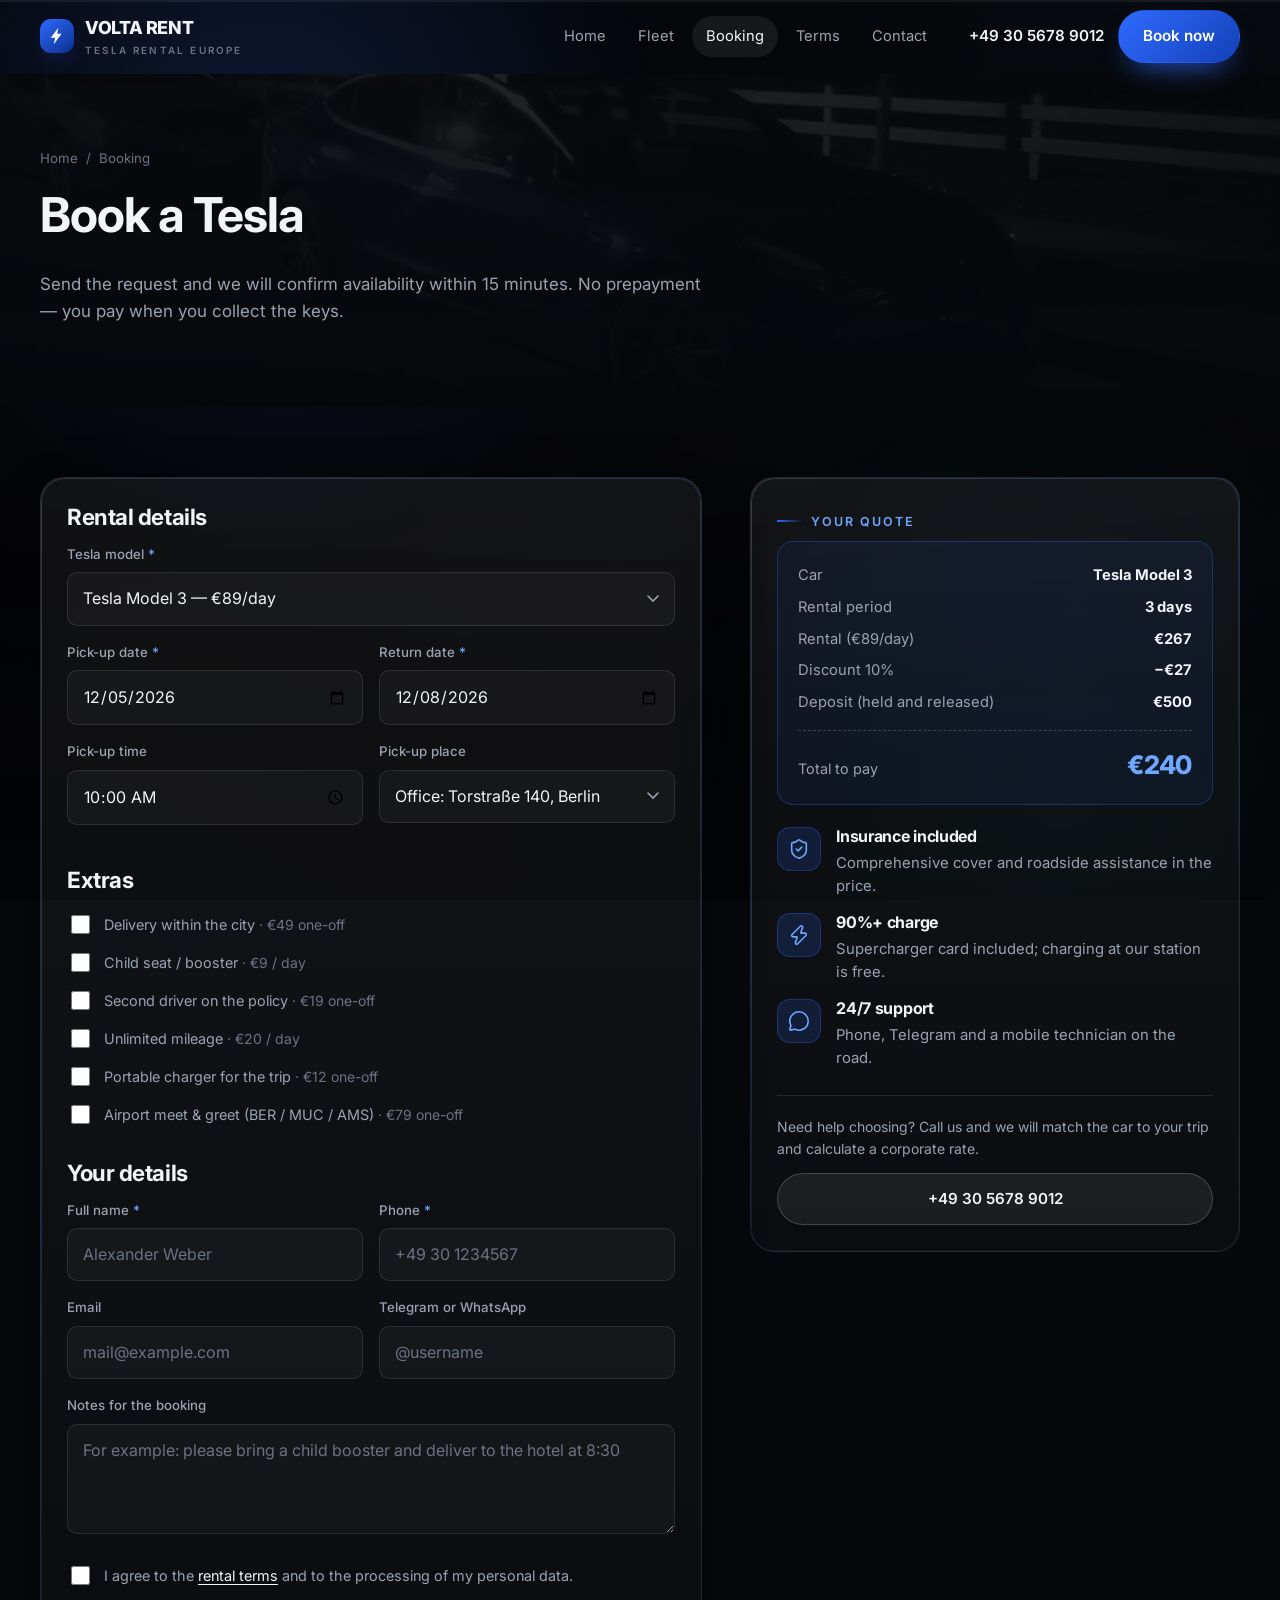
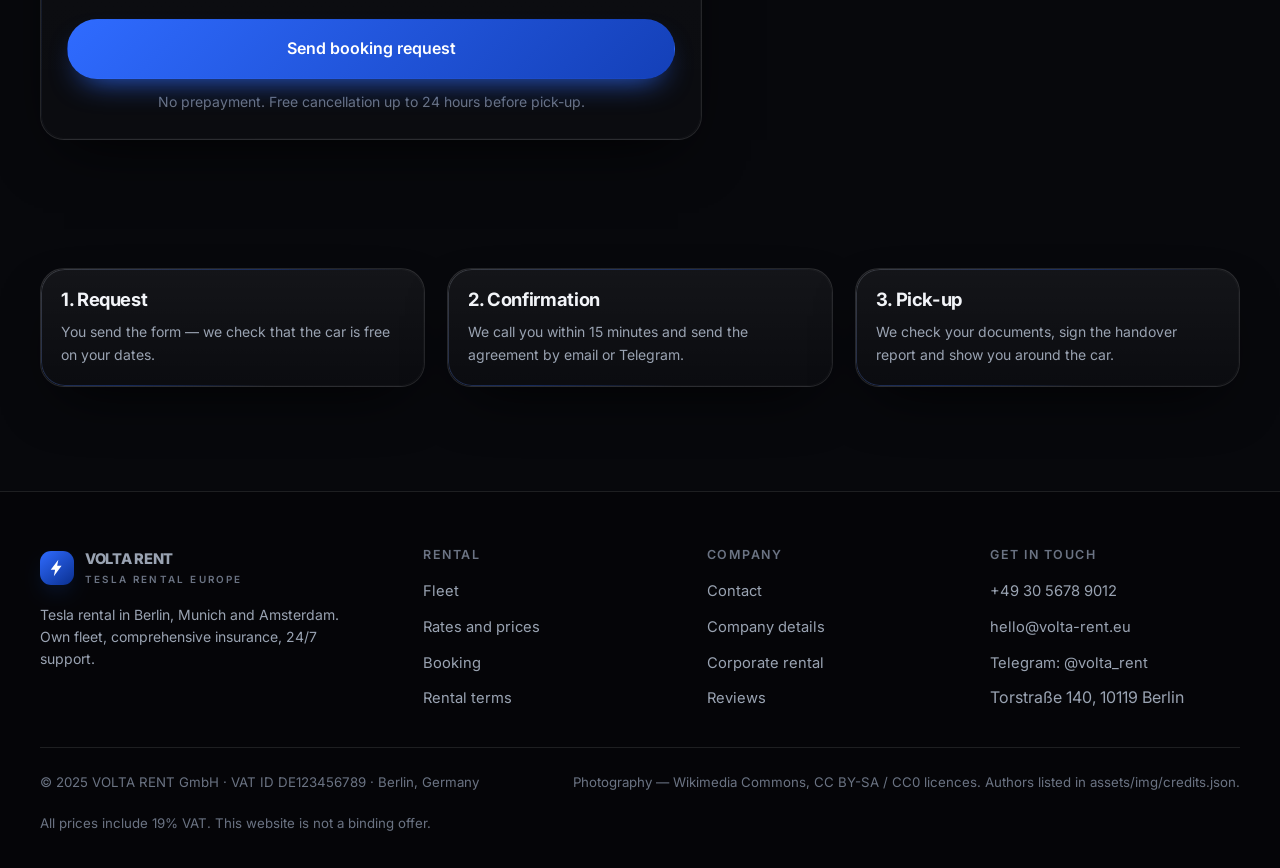
<file: booking.html>
<!DOCTYPE html>
<html lang="en">
<head>
<meta charset="UTF-8">
<meta name="viewport" content="width=device-width, initial-scale=1">
<title>Book a Tesla online — no prepayment | VOLTA RENT</title>
<meta name="description" content="Book your Tesla in Berlin, Munich or Amsterdam online: choose the model, dates and extras. Confirmation within 15 minutes, no prepayment, free cancellation 24 hours before pick-up.">
<meta name="theme-color" content="#07080c">
<link rel="icon" href="data:image/svg+xml,%3Csvg xmlns='http://www.w3.org/2000/svg' viewBox='0 0 32 32'%3E%3Crect width='32' height='32' rx='9' fill='%232f6bff'/%3E%3Cpath d='M17.6 5 8 18h6l-1.6 9L22 14h-6z' fill='%23fff'/%3E%3C/svg%3E">
<link rel="preconnect" href="https://fonts.googleapis.com">
<link rel="preconnect" href="https://fonts.gstatic.com" crossorigin>
<link href="https://fonts.googleapis.com/css2?family=Inter:wght@400;500;600;700;800&display=swap" rel="stylesheet">
<link rel="stylesheet" href="assets/css/style.css">
</head>
<body>
<div class="scroll-progress" aria-hidden="true"><span></span></div>
<div class="aurora" aria-hidden="true"><span></span><span></span></div>

<!-- Lucide icons (ISC licence) — inline sprite, works offline -->
<svg class="sprite" xmlns="http://www.w3.org/2000/svg" aria-hidden="true" focusable="false">
    <symbol id="i-zap" viewBox="0 0 24 24" fill="none" stroke="currentColor" stroke-width="1.75" stroke-linecap="round" stroke-linejoin="round">
      <path d="M15.914 4a1.5 1.5 0 00-2.474-1.561l-9 9A1.5 1.5 0 005.5 14h4.002a.5.5 0 01.471.666L8.086 20a1.5 1.5 0 002.475 1.56l9-9A1.5 1.5 0 0018.5 10h-3.997a.5.5 0 01-.472-.667z" />
    </symbol>
    <symbol id="i-shield-check" viewBox="0 0 24 24" fill="none" stroke="currentColor" stroke-width="1.75" stroke-linecap="round" stroke-linejoin="round">
      <path d="M20 13c0 5-3.5 7.5-7.66 8.95a1 1 0 0 1-.67-.01C7.5 20.5 4 18 4 13V6a1 1 0 0 1 1-1c2 0 4.5-1.2 6.24-2.72a1.17 1.17 0 0 1 1.52 0C14.51 3.81 17 5 19 5a1 1 0 0 1 1 1z" />
      <path d="m9 12 2 2 4-4" />
    </symbol>
    <symbol id="i-clock" viewBox="0 0 24 24" fill="none" stroke="currentColor" stroke-width="1.75" stroke-linecap="round" stroke-linejoin="round">
      <circle cx="12" cy="12" r="10" />
      <path d="M12 6v6l4 2" />
    </symbol>
    <symbol id="i-credit-card" viewBox="0 0 24 24" fill="none" stroke="currentColor" stroke-width="1.75" stroke-linecap="round" stroke-linejoin="round">
      <rect width="20" height="14" x="2" y="5" rx="2" />
      <line x1="2" x2="22" y1="10" y2="10" />
      <path d="M6 14h2" />
    </symbol>
    <symbol id="i-message-circle" viewBox="0 0 24 24" fill="none" stroke="currentColor" stroke-width="1.75" stroke-linecap="round" stroke-linejoin="round">
      <path d="M2.992 16.342a2 2 0 0 1 .094 1.167l-1.065 3.29a1 1 0 0 0 1.236 1.168l3.413-.998a2 2 0 0 1 1.099.092 10 10 0 1 0-4.777-4.719" />
    </symbol>
    <symbol id="i-phone" viewBox="0 0 24 24" fill="none" stroke="currentColor" stroke-width="1.75" stroke-linecap="round" stroke-linejoin="round">
      <path d="M13.832 16.568a1 1 0 0 0 1.213-.303l.355-.465A2 2 0 0 1 17 15h3a2 2 0 0 1 2 2v3a2 2 0 0 1-2 2A18 18 0 0 1 2 4a2 2 0 0 1 2-2h3a2 2 0 0 1 2 2v3a2 2 0 0 1-.8 1.6l-.468.351a1 1 0 0 0-.292 1.233 14 14 0 0 0 6.392 6.384" />
    </symbol>
    <symbol id="i-mail" viewBox="0 0 24 24" fill="none" stroke="currentColor" stroke-width="1.75" stroke-linecap="round" stroke-linejoin="round">
      <path d="m22 7-8.991 5.727a2 2 0 0 1-2.009 0L2 7" />
      <rect x="2" y="4" width="20" height="16" rx="2" />
    </symbol>
    <symbol id="i-map-pin" viewBox="0 0 24 24" fill="none" stroke="currentColor" stroke-width="1.75" stroke-linecap="round" stroke-linejoin="round">
      <path d="M20 10c0 4.993-5.539 10.193-7.399 11.799a1 1 0 0 1-1.202 0C9.539 20.193 4 14.993 4 10a8 8 0 0 1 16 0" />
      <circle cx="12" cy="10" r="3" />
    </symbol>
    <symbol id="i-check" viewBox="0 0 24 24" fill="none" stroke="currentColor" stroke-width="1.75" stroke-linecap="round" stroke-linejoin="round">
      <path d="M20 6 9 17l-5-5" />
    </symbol>
    <symbol id="i-star" viewBox="0 0 24 24" fill="none" stroke="currentColor" stroke-width="1.75" stroke-linecap="round" stroke-linejoin="round">
      <path d="M11.525 2.295a.53.53 0 0 1 .95 0l2.31 4.679a2.123 2.123 0 0 0 1.595 1.16l5.166.756a.53.53 0 0 1 .294.904l-3.736 3.638a2.123 2.123 0 0 0-.611 1.878l.882 5.14a.53.53 0 0 1-.771.56l-4.618-2.428a2.122 2.122 0 0 0-1.973 0L6.396 21.01a.53.53 0 0 1-.77-.56l.881-5.139a2.122 2.122 0 0 0-.611-1.879L2.16 9.795a.53.53 0 0 1 .294-.906l5.165-.755a2.122 2.122 0 0 0 1.597-1.16z" />
    </symbol>
    <symbol id="i-arrow-right" viewBox="0 0 24 24" fill="none" stroke="currentColor" stroke-width="1.75" stroke-linecap="round" stroke-linejoin="round">
      <path d="M5 12h14" />
      <path d="m12 5 7 7-7 7" />
    </symbol>
    <symbol id="i-plus" viewBox="0 0 24 24" fill="none" stroke="currentColor" stroke-width="1.75" stroke-linecap="round" stroke-linejoin="round">
      <path d="M5 12h14" />
      <path d="M12 5v14" />
    </symbol>
    <symbol id="i-battery-charging" viewBox="0 0 24 24" fill="none" stroke="currentColor" stroke-width="1.75" stroke-linecap="round" stroke-linejoin="round">
      <path d="m11 7-3 5h4l-3 5" />
      <path d="M14.856 6H16a2 2 0 0 1 2 2v8a2 2 0 0 1-2 2h-2.935" />
      <path d="M22 14v-4" />
      <path d="M5.14 18H4a2 2 0 0 1-2-2V8a2 2 0 0 1 2-2h2.936" />
    </symbol>
    <symbol id="i-gauge" viewBox="0 0 24 24" fill="none" stroke="currentColor" stroke-width="1.75" stroke-linecap="round" stroke-linejoin="round">
      <path d="m12 14 4-4" />
      <path d="M3.34 19a10 10 0 1 1 17.32 0" />
    </symbol>
    <symbol id="i-users" viewBox="0 0 24 24" fill="none" stroke="currentColor" stroke-width="1.75" stroke-linecap="round" stroke-linejoin="round">
      <path d="M16 21v-2a4 4 0 0 0-4-4H6a4 4 0 0 0-4 4v2" />
      <path d="M16 3.128a4 4 0 0 1 0 7.744" />
      <path d="M22 21v-2a4 4 0 0 0-3-3.87" />
      <circle cx="9" cy="7" r="4" />
    </symbol>
    <symbol id="i-cog" viewBox="0 0 24 24" fill="none" stroke="currentColor" stroke-width="1.75" stroke-linecap="round" stroke-linejoin="round">
      <path d="M11 10.27 7 3.34" />
      <path d="m11 13.73-4 6.93" />
      <path d="M12 22v-2" />
      <path d="M12 2v2" />
      <path d="M14 12h8" />
      <path d="m17 20.66-1-1.73" />
      <path d="m17 3.34-1 1.73" />
      <path d="M2 12h2" />
      <path d="m20.66 17-1.73-1" />
      <path d="m20.66 7-1.73 1" />
      <path d="m3.34 17 1.73-1" />
      <path d="m3.34 7 1.73 1" />
      <circle cx="12" cy="12" r="2" />
      <circle cx="12" cy="12" r="8" />
    </symbol>
    <symbol id="i-calendar" viewBox="0 0 24 24" fill="none" stroke="currentColor" stroke-width="1.75" stroke-linecap="round" stroke-linejoin="round">
      <path d="M8 2v3" />
      <path d="M16 2v3" />
      <rect x="3" y="3" width="18" height="18" rx="2" />
      <path d="M3 9h18" />
    </symbol>
    <symbol id="i-car-front" viewBox="0 0 24 24" fill="none" stroke="currentColor" stroke-width="1.75" stroke-linecap="round" stroke-linejoin="round">
      <path d="m21 8-2 2-1.5-3.7A2 2 0 0 0 15.646 5H8.4a2 2 0 0 0-1.903 1.257L5 10 3 8" />
      <path d="M7 14h.01" />
      <path d="M17 14h.01" />
      <rect width="18" height="8" x="3" y="10" rx="2" />
      <path d="M5 18v2" />
      <path d="M19 18v2" />
    </symbol>
    <symbol id="i-sparkles" viewBox="0 0 24 24" fill="none" stroke="currentColor" stroke-width="1.75" stroke-linecap="round" stroke-linejoin="round">
      <path d="M11.017 2.814a1 1 0 0 1 1.966 0l1.051 5.558a2 2 0 0 0 1.594 1.594l5.558 1.051a1 1 0 0 1 0 1.966l-5.558 1.051a2 2 0 0 0-1.594 1.594l-1.051 5.558a1 1 0 0 1-1.966 0l-1.051-5.558a2 2 0 0 0-1.594-1.594l-5.558-1.051a1 1 0 0 1 0-1.966l5.558-1.051a2 2 0 0 0 1.594-1.594z" />
      <path d="M20 2v4" />
      <path d="M22 4h-4" />
      <circle cx="4" cy="20" r="2" />
    </symbol>
    <symbol id="i-key-round" viewBox="0 0 24 24" fill="none" stroke="currentColor" stroke-width="1.75" stroke-linecap="round" stroke-linejoin="round">
      <path d="M2.586 17.414A2 2 0 0 0 2 18.828V21a1 1 0 0 0 1 1h3a1 1 0 0 0 1-1v-1a1 1 0 0 1 1-1h1a1 1 0 0 0 1-1v-1a1 1 0 0 1 1-1h.172a2 2 0 0 0 1.414-.586l.814-.814a6.5 6.5 0 1 0-4-4z" />
      <circle cx="16.5" cy="7.5" r=".5" fill="currentColor" />
    </symbol>
    <symbol id="i-route" viewBox="0 0 24 24" fill="none" stroke="currentColor" stroke-width="1.75" stroke-linecap="round" stroke-linejoin="round">
      <circle cx="6" cy="19" r="3" />
      <path d="M9 19h8.5a3.5 3.5 0 0 0 0-7h-11a3.5 3.5 0 0 1 0-7H15" />
      <circle cx="18" cy="5" r="3" />
    </symbol>
    <symbol id="i-banknote" viewBox="0 0 24 24" fill="none" stroke="currentColor" stroke-width="1.75" stroke-linecap="round" stroke-linejoin="round">
      <rect width="20" height="12" x="2" y="6" rx="2" />
      <circle cx="12" cy="12" r="2" />
      <path d="M6 12h.01M18 12h.01" />
    </symbol>
    <symbol id="i-send" viewBox="0 0 24 24" fill="none" stroke="currentColor" stroke-width="1.75" stroke-linecap="round" stroke-linejoin="round">
      <path d="M14.536 21.686a.5.5 0 0 0 .937-.024l6.5-19a.496.496 0 0 0-.635-.635l-19 6.5a.5.5 0 0 0-.024.937l7.93 3.18a2 2 0 0 1 1.112 1.11z" />
      <path d="m21.854 2.147-10.94 10.939" />
    </symbol>
    <symbol id="i-x" viewBox="0 0 24 24" fill="none" stroke="currentColor" stroke-width="1.75" stroke-linecap="round" stroke-linejoin="round">
      <path d="M18 6 6 18" />
      <path d="m6 6 12 12" />
    </symbol>
    <symbol id="i-play" viewBox="0 0 24 24" fill="none" stroke="currentColor" stroke-width="1.75" stroke-linecap="round" stroke-linejoin="round">
      <path d="M5 5a2 2 0 0 1 3.008-1.728l11.997 6.998a2 2 0 0 1 .003 3.458l-12 7A2 2 0 0 1 5 19z" />
    </symbol>
    <symbol id="i-pause" viewBox="0 0 24 24" fill="none" stroke="currentColor" stroke-width="1.75" stroke-linecap="round" stroke-linejoin="round">
      <rect x="14" y="3" width="5" height="18" rx="1" />
      <rect x="5" y="3" width="5" height="18" rx="1" />
    </symbol>
</svg>


<header class="header">
  <div class="header__inner">
    <a class="logo" href="index.html">
      <span class="logo__mark"><svg viewBox="0 0 24 24" fill="none"><path d="M13.6 2 4.5 14.2h5.2L8.2 22l9.3-12.6h-5.3z" fill="#fff"/></svg></span>
      <span class="logo__text">VOLTA RENT<small>tesla rental europe</small></span>
    </a>
    <nav class="nav">
      <a href="index.html">Home</a>
      <a href="fleet.html">Fleet</a>
      <a href="booking.html">Booking</a>
      <a href="index.html#terms">Terms</a>
      <a href="contacts.html">Contact</a>
    </nav>
    <div class="header__actions">
      <a class="header__phone" href="tel:+493056789012">+49 30 5678 9012</a>
      <a class="btn btn--primary" href="booking.html">Book now</a>
      <button class="burger" type="button" aria-label="Menu"><span></span><span></span><span></span></button>
    </div>
  </div>
</header>

<main>

  <section class="page-head page-head--photo page-head--booking">
    <div class="container">
      <div class="crumbs"><a href="index.html">Home</a> <span>/</span> <span>Booking</span></div>
      <h1>Book a Tesla</h1>
      <p class="lead" style="max-width:62ch">Send the request and we will confirm availability within 15 minutes. No prepayment — you pay when you collect the keys.</p>
    </div>
  </section>

  <section class="section section--tight">
    <div class="container">
      <div class="split split--form">

        <!-- ------------------------- FORM ------------------------- -->
        <div class="card" id="booking-card">
          <form id="booking-form" novalidate>
            <h2 style="font-size:1.4rem">Rental details</h2>

            <div class="field">
              <label for="bk-model">Tesla model <span style="color:var(--accent-2)">*</span></label>
              <select class="select" id="bk-model" required></select>
            </div>

            <div class="form-grid">
              <div class="field">
                <label for="bk-from">Pick-up date <span style="color:var(--accent-2)">*</span></label>
                <input class="input" type="date" id="bk-from" required>
              </div>
              <div class="field">
                <label for="bk-to">Return date <span style="color:var(--accent-2)">*</span></label>
                <input class="input" type="date" id="bk-to" required>
              </div>
              <div class="field">
                <label for="bk-time">Pick-up time</label>
                <input class="input" type="time" id="bk-time" value="10:00">
              </div>
              <div class="field">
                <label for="bk-place">Pick-up place</label>
                <select class="select" id="bk-place">
                  <option>Office: Torstraße 140, Berlin</option>
                  <option>Delivery in Berlin (inside the Ring)</option>
                  <option>Delivery in Munich</option>
                  <option>Delivery in Amsterdam</option>
                  <option>Airport Berlin Brandenburg (BER)</option>
                  <option>Airport Munich (MUC)</option>
                  <option>Airport Amsterdam Schiphol (AMS)</option>
                  <option>Train station</option>
                </select>
              </div>
            </div>

            <h2 style="font-size:1.4rem;margin-top:26px">Extras</h2>
            <div id="bk-extras" style="margin-bottom:8px"></div>

            <h2 style="font-size:1.4rem;margin-top:26px">Your details</h2>
            <div class="form-grid">
              <div class="field">
                <label for="bk-name">Full name <span style="color:var(--accent-2)">*</span></label>
                <input class="input" type="text" id="bk-name" placeholder="Alexander Weber" required>
              </div>
              <div class="field">
                <label for="bk-phone">Phone <span style="color:var(--accent-2)">*</span></label>
                <input class="input" type="tel" id="bk-phone" placeholder="+49 30 1234567" required>
              </div>
              <div class="field">
                <label for="bk-email">Email</label>
                <input class="input" type="email" id="bk-email" placeholder="mail@example.com">
              </div>
              <div class="field">
                <label for="bk-telegram">Telegram or WhatsApp</label>
                <input class="input" type="text" id="bk-telegram" placeholder="@username">
              </div>
              <div class="field field--full">
                <label for="bk-comment">Notes for the booking</label>
                <textarea class="textarea" id="bk-comment" placeholder="For example: please bring a child booster and deliver to the hotel at 8:30"></textarea>
              </div>
            </div>

            <label class="check" style="margin-bottom:6px">
              <input type="checkbox" id="bk-agree" required>
              <span>I agree to the <a href="index.html#terms">rental terms</a> and to the processing of my personal data.</span>
            </label>

            <button class="btn btn--primary btn--lg btn--block" type="submit" style="margin-top:18px">Send booking request</button>
            <p class="dim small center" style="margin:12px 0 0">No prepayment. Free cancellation up to 24 hours before pick-up.</p>
          </form>

          <!-- ------------------------ SUCCESS ----------------------- -->
          <div class="success hidden" id="booking-success">
            <div id="booking-result"></div>
          </div>
        </div>

        <!-- ------------------------- QUOTE ------------------------ -->
        <aside class="panel" style="position:sticky;top:calc(var(--header-h) + 20px)">
          <span class="eyebrow" style="margin-bottom:10px">Your quote</span>
          <div id="bk-summary" class="calc__out" style="margin-top:0"></div>

          <div style="margin-top:22px;display:grid;gap:14px">
            <div class="feature">
              <span class="feature__icon"><svg class="icon" aria-hidden="true"><use href="#i-shield-check"/></svg></span>
              <div><h3 style="font-size:1rem">Insurance included</h3><p>Comprehensive cover and roadside assistance in the price.</p></div>
            </div>
            <div class="feature">
              <span class="feature__icon"><svg class="icon" aria-hidden="true"><use href="#i-zap"/></svg></span>
              <div><h3 style="font-size:1rem">90%+ charge</h3><p>Supercharger card included; charging at our station is free.</p></div>
            </div>
            <div class="feature">
              <span class="feature__icon"><svg class="icon" aria-hidden="true"><use href="#i-message-circle"/></svg></span>
              <div><h3 style="font-size:1rem">24/7 support</h3><p>Phone, Telegram and a mobile technician on the road.</p></div>
            </div>
          </div>

          <div style="margin-top:24px;padding-top:20px;border-top:1px solid var(--line)">
            <p class="small muted" style="margin:0 0 12px">Need help choosing? Call us and we will match the car to your trip and calculate a corporate rate.</p>
            <a class="btn btn--block" href="tel:+493056789012">+49 30 5678 9012</a>
          </div>
        </aside>

      </div>
    </div>
  </section>

  <section class="section section--tight">
    <div class="container">
      <div class="grid grid-3">
        <div class="card card--pad-sm">
          <h3>1. Request</h3>
          <p class="muted small" style="margin:0">You send the form — we check that the car is free on your dates.</p>
        </div>
        <div class="card card--pad-sm">
          <h3>2. Confirmation</h3>
          <p class="muted small" style="margin:0">We call you within 15 minutes and send the agreement by email or Telegram.</p>
        </div>
        <div class="card card--pad-sm">
          <h3>3. Pick-up</h3>
          <p class="muted small" style="margin:0">We check your documents, sign the handover report and show you around the car.</p>
        </div>
      </div>
    </div>
  </section>

</main>

<footer class="footer">
  <div class="container">
    <div class="footer__grid">
      <div>
        <a class="logo" href="index.html" style="margin-bottom:16px">
          <span class="logo__mark"><svg viewBox="0 0 24 24" fill="none"><path d="M13.6 2 4.5 14.2h5.2L8.2 22l9.3-12.6h-5.3z" fill="#fff"/></svg></span>
          <span class="logo__text">VOLTA RENT<small>tesla rental europe</small></span>
        </a>
        <p class="muted small" style="max-width:34ch">Tesla rental in Berlin, Munich and Amsterdam. Own fleet, comprehensive insurance, 24/7 support.</p>
      </div>
      <div>
        <h4>Rental</h4>
        <ul>
          <li><a href="fleet.html">Fleet</a></li>
          <li><a href="index.html#rates">Rates and prices</a></li>
          <li><a href="booking.html">Booking</a></li>
          <li><a href="index.html#terms">Rental terms</a></li>
        </ul>
      </div>
      <div>
        <h4>Company</h4>
        <ul>
          <li><a href="contacts.html">Contact</a></li>
          <li><a href="contacts.html#company">Company details</a></li>
          <li><a href="index.html#rates">Corporate rental</a></li>
          <li><a href="index.html#reviews">Reviews</a></li>
        </ul>
      </div>
      <div>
        <h4>Get in touch</h4>
        <ul>
          <li><a href="tel:+493056789012">+49 30 5678 9012</a></li>
          <li><a href="mailto:hello@volta-rent.eu">hello@volta-rent.eu</a></li>
          <li><a href="https://t.me/volta_rent" rel="noopener">Telegram: @volta_rent</a></li>
          <li><span class="muted">Torstraße 140, 10119 Berlin</span></li>
        </ul>
      </div>
    </div>
    <div class="footer__bottom">
      <span>© 2025 VOLTA RENT GmbH · VAT ID DE123456789 · Berlin, Germany</span>
      <span>Photography — Wikimedia Commons, CC BY-SA / CC0 licences. Authors listed in assets/img/credits.json.</span>
      <span>All prices include 19% VAT. This website is not a binding offer.</span>
    </div>
  </div>
</footer>

<script src="assets/js/app.js"></script>
<button class="to-top" type="button" aria-label="Back to top">
    <svg class="icon icon--sm" aria-hidden="true"><use href="#i-arrow-right"/></svg>
  </button>

</body>
</html>
</file>
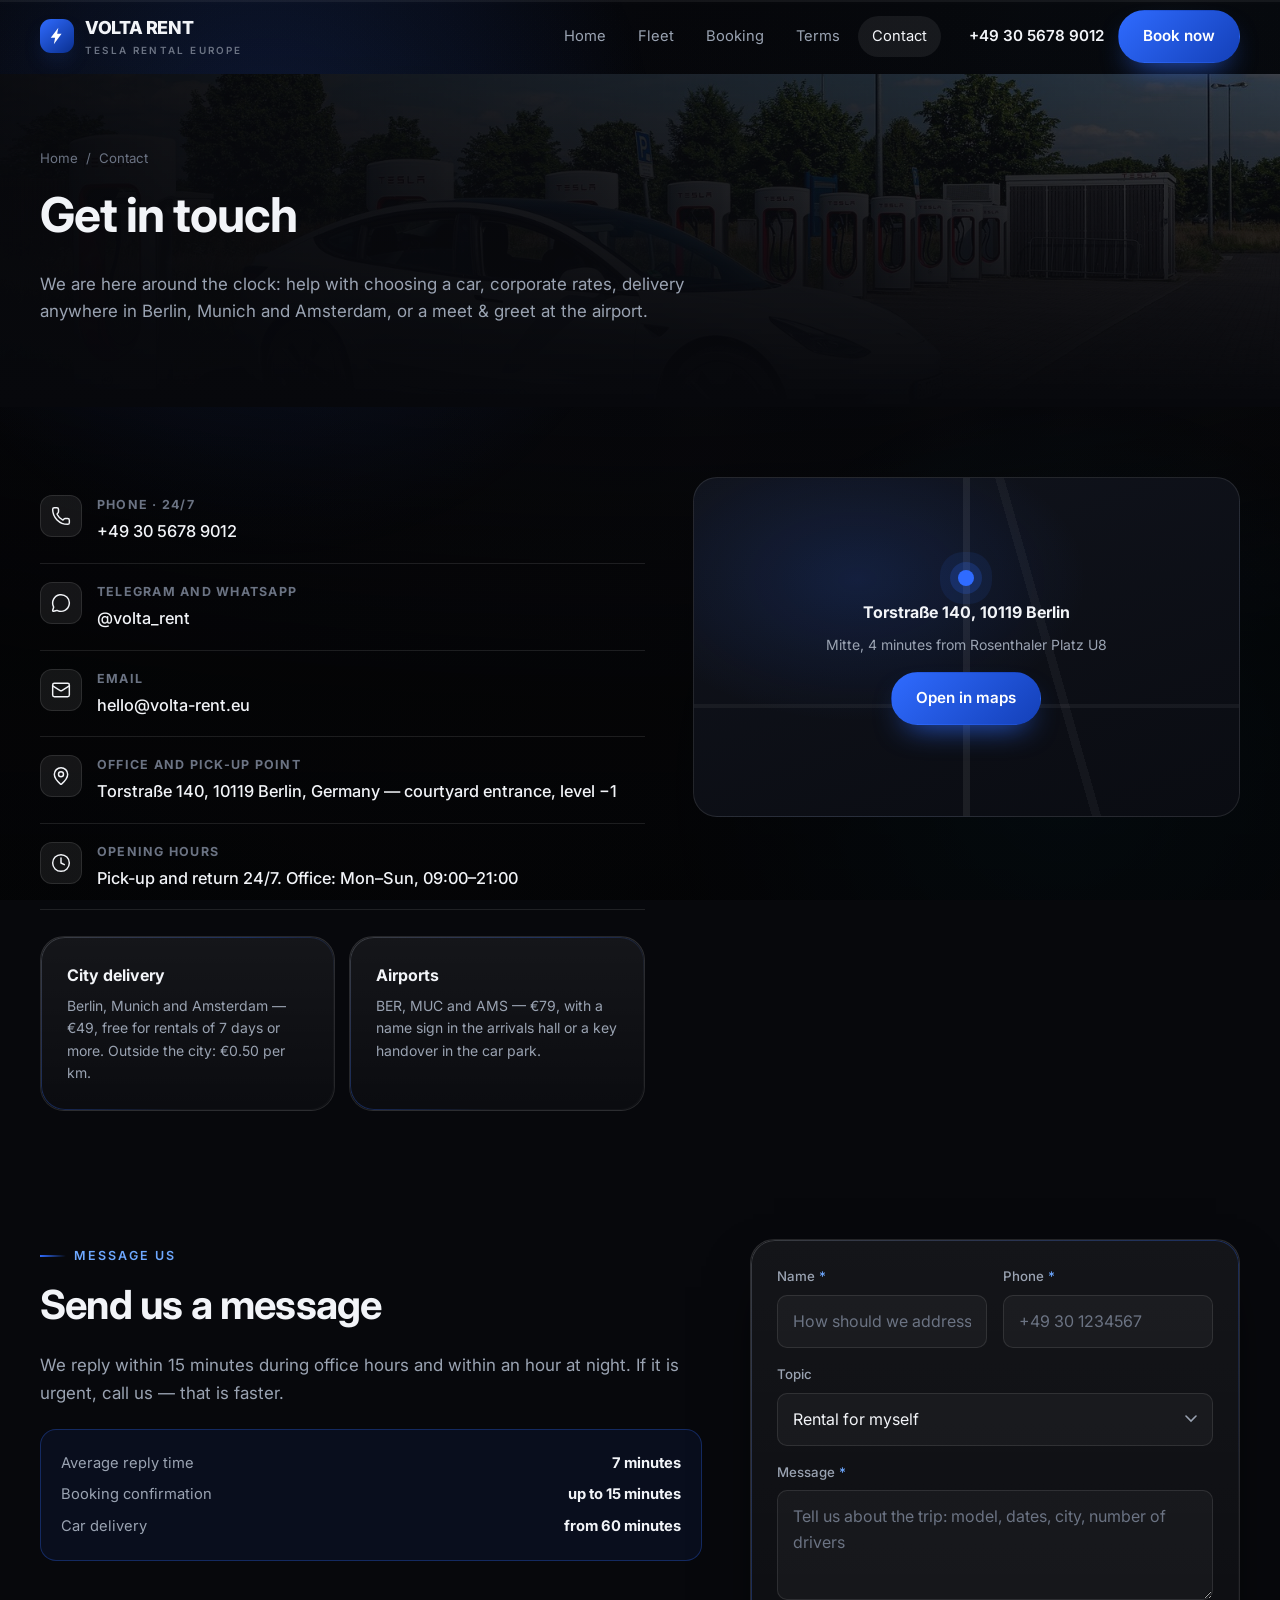
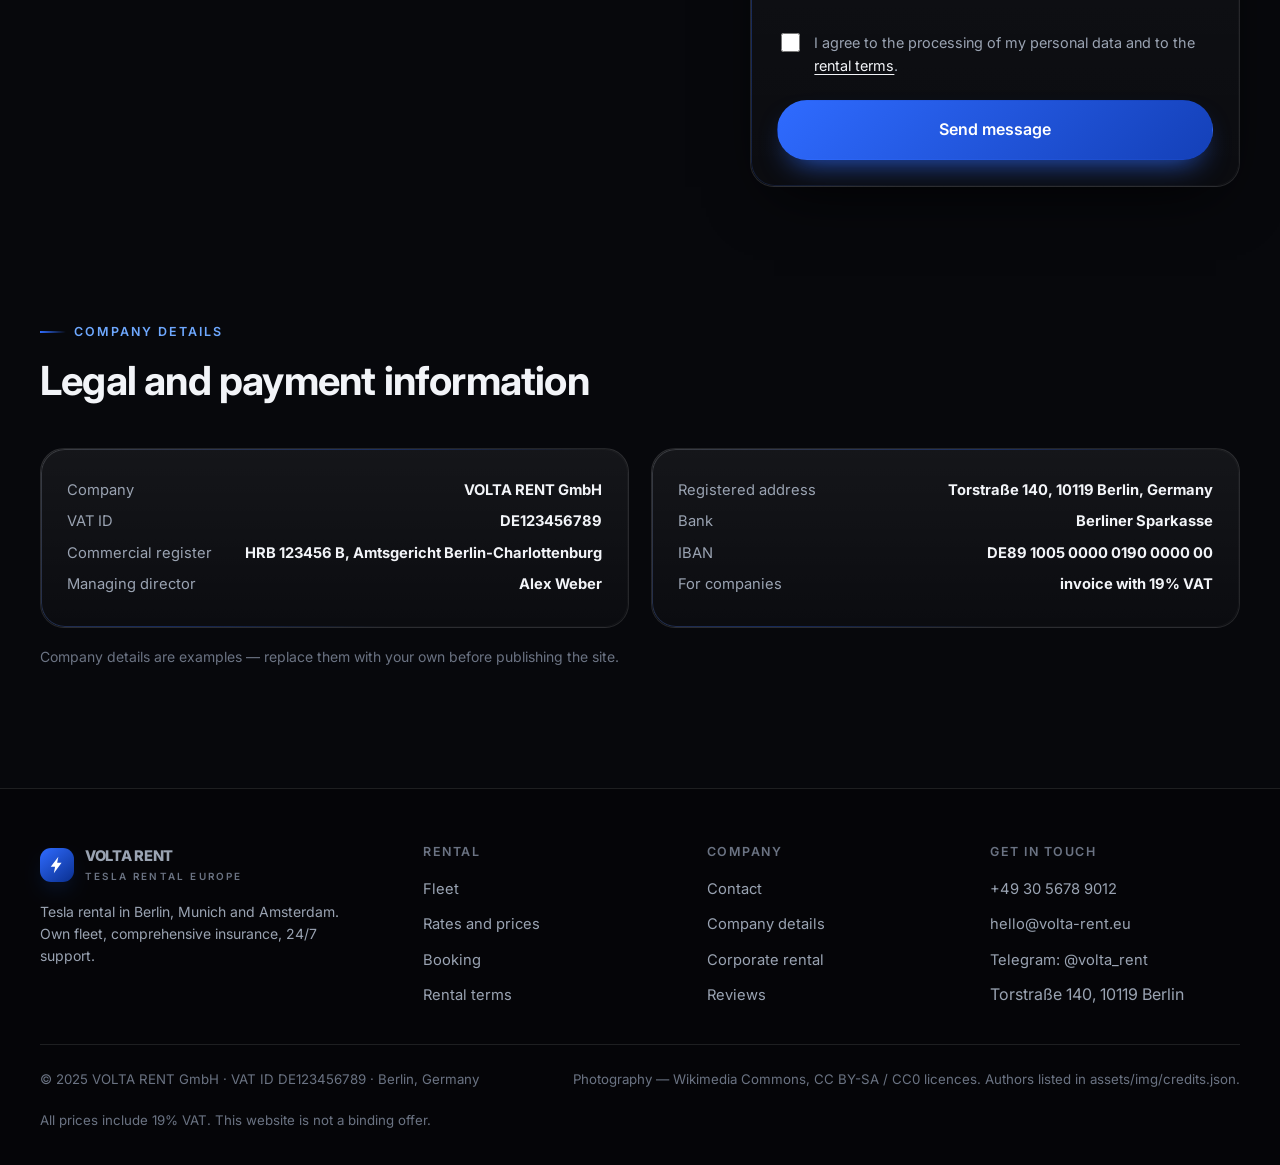
<file: contacts.html>
<!DOCTYPE html>
<html lang="en">
<head>
<meta charset="UTF-8">
<meta name="viewport" content="width=device-width, initial-scale=1">
<title>Contact — Tesla rental in Berlin, Munich and Amsterdam | VOLTA RENT</title>
<meta name="description" content="Contact VOLTA RENT: +49 30 5678 9012, Telegram @volta_rent, office at Torstraße 140, Berlin. Open 24/7 for pick-ups, city delivery and airport meet & greet.">
<meta name="theme-color" content="#07080c">
<link rel="icon" href="data:image/svg+xml,%3Csvg xmlns='http://www.w3.org/2000/svg' viewBox='0 0 32 32'%3E%3Crect width='32' height='32' rx='9' fill='%232f6bff'/%3E%3Cpath d='M17.6 5 8 18h6l-1.6 9L22 14h-6z' fill='%23fff'/%3E%3C/svg%3E">
<link rel="preconnect" href="https://fonts.googleapis.com">
<link rel="preconnect" href="https://fonts.gstatic.com" crossorigin>
<link href="https://fonts.googleapis.com/css2?family=Inter:wght@400;500;600;700;800&display=swap" rel="stylesheet">
<link rel="stylesheet" href="assets/css/style.css">
</head>
<body>
<div class="scroll-progress" aria-hidden="true"><span></span></div>
<div class="aurora" aria-hidden="true"><span></span><span></span></div>

<!-- Lucide icons (ISC licence) — inline sprite, works offline -->
<svg class="sprite" xmlns="http://www.w3.org/2000/svg" aria-hidden="true" focusable="false">
    <symbol id="i-zap" viewBox="0 0 24 24" fill="none" stroke="currentColor" stroke-width="1.75" stroke-linecap="round" stroke-linejoin="round">
      <path d="M15.914 4a1.5 1.5 0 00-2.474-1.561l-9 9A1.5 1.5 0 005.5 14h4.002a.5.5 0 01.471.666L8.086 20a1.5 1.5 0 002.475 1.56l9-9A1.5 1.5 0 0018.5 10h-3.997a.5.5 0 01-.472-.667z" />
    </symbol>
    <symbol id="i-shield-check" viewBox="0 0 24 24" fill="none" stroke="currentColor" stroke-width="1.75" stroke-linecap="round" stroke-linejoin="round">
      <path d="M20 13c0 5-3.5 7.5-7.66 8.95a1 1 0 0 1-.67-.01C7.5 20.5 4 18 4 13V6a1 1 0 0 1 1-1c2 0 4.5-1.2 6.24-2.72a1.17 1.17 0 0 1 1.52 0C14.51 3.81 17 5 19 5a1 1 0 0 1 1 1z" />
      <path d="m9 12 2 2 4-4" />
    </symbol>
    <symbol id="i-clock" viewBox="0 0 24 24" fill="none" stroke="currentColor" stroke-width="1.75" stroke-linecap="round" stroke-linejoin="round">
      <circle cx="12" cy="12" r="10" />
      <path d="M12 6v6l4 2" />
    </symbol>
    <symbol id="i-credit-card" viewBox="0 0 24 24" fill="none" stroke="currentColor" stroke-width="1.75" stroke-linecap="round" stroke-linejoin="round">
      <rect width="20" height="14" x="2" y="5" rx="2" />
      <line x1="2" x2="22" y1="10" y2="10" />
      <path d="M6 14h2" />
    </symbol>
    <symbol id="i-message-circle" viewBox="0 0 24 24" fill="none" stroke="currentColor" stroke-width="1.75" stroke-linecap="round" stroke-linejoin="round">
      <path d="M2.992 16.342a2 2 0 0 1 .094 1.167l-1.065 3.29a1 1 0 0 0 1.236 1.168l3.413-.998a2 2 0 0 1 1.099.092 10 10 0 1 0-4.777-4.719" />
    </symbol>
    <symbol id="i-phone" viewBox="0 0 24 24" fill="none" stroke="currentColor" stroke-width="1.75" stroke-linecap="round" stroke-linejoin="round">
      <path d="M13.832 16.568a1 1 0 0 0 1.213-.303l.355-.465A2 2 0 0 1 17 15h3a2 2 0 0 1 2 2v3a2 2 0 0 1-2 2A18 18 0 0 1 2 4a2 2 0 0 1 2-2h3a2 2 0 0 1 2 2v3a2 2 0 0 1-.8 1.6l-.468.351a1 1 0 0 0-.292 1.233 14 14 0 0 0 6.392 6.384" />
    </symbol>
    <symbol id="i-mail" viewBox="0 0 24 24" fill="none" stroke="currentColor" stroke-width="1.75" stroke-linecap="round" stroke-linejoin="round">
      <path d="m22 7-8.991 5.727a2 2 0 0 1-2.009 0L2 7" />
      <rect x="2" y="4" width="20" height="16" rx="2" />
    </symbol>
    <symbol id="i-map-pin" viewBox="0 0 24 24" fill="none" stroke="currentColor" stroke-width="1.75" stroke-linecap="round" stroke-linejoin="round">
      <path d="M20 10c0 4.993-5.539 10.193-7.399 11.799a1 1 0 0 1-1.202 0C9.539 20.193 4 14.993 4 10a8 8 0 0 1 16 0" />
      <circle cx="12" cy="10" r="3" />
    </symbol>
    <symbol id="i-check" viewBox="0 0 24 24" fill="none" stroke="currentColor" stroke-width="1.75" stroke-linecap="round" stroke-linejoin="round">
      <path d="M20 6 9 17l-5-5" />
    </symbol>
    <symbol id="i-star" viewBox="0 0 24 24" fill="none" stroke="currentColor" stroke-width="1.75" stroke-linecap="round" stroke-linejoin="round">
      <path d="M11.525 2.295a.53.53 0 0 1 .95 0l2.31 4.679a2.123 2.123 0 0 0 1.595 1.16l5.166.756a.53.53 0 0 1 .294.904l-3.736 3.638a2.123 2.123 0 0 0-.611 1.878l.882 5.14a.53.53 0 0 1-.771.56l-4.618-2.428a2.122 2.122 0 0 0-1.973 0L6.396 21.01a.53.53 0 0 1-.77-.56l.881-5.139a2.122 2.122 0 0 0-.611-1.879L2.16 9.795a.53.53 0 0 1 .294-.906l5.165-.755a2.122 2.122 0 0 0 1.597-1.16z" />
    </symbol>
    <symbol id="i-arrow-right" viewBox="0 0 24 24" fill="none" stroke="currentColor" stroke-width="1.75" stroke-linecap="round" stroke-linejoin="round">
      <path d="M5 12h14" />
      <path d="m12 5 7 7-7 7" />
    </symbol>
    <symbol id="i-plus" viewBox="0 0 24 24" fill="none" stroke="currentColor" stroke-width="1.75" stroke-linecap="round" stroke-linejoin="round">
      <path d="M5 12h14" />
      <path d="M12 5v14" />
    </symbol>
    <symbol id="i-battery-charging" viewBox="0 0 24 24" fill="none" stroke="currentColor" stroke-width="1.75" stroke-linecap="round" stroke-linejoin="round">
      <path d="m11 7-3 5h4l-3 5" />
      <path d="M14.856 6H16a2 2 0 0 1 2 2v8a2 2 0 0 1-2 2h-2.935" />
      <path d="M22 14v-4" />
      <path d="M5.14 18H4a2 2 0 0 1-2-2V8a2 2 0 0 1 2-2h2.936" />
    </symbol>
    <symbol id="i-gauge" viewBox="0 0 24 24" fill="none" stroke="currentColor" stroke-width="1.75" stroke-linecap="round" stroke-linejoin="round">
      <path d="m12 14 4-4" />
      <path d="M3.34 19a10 10 0 1 1 17.32 0" />
    </symbol>
    <symbol id="i-users" viewBox="0 0 24 24" fill="none" stroke="currentColor" stroke-width="1.75" stroke-linecap="round" stroke-linejoin="round">
      <path d="M16 21v-2a4 4 0 0 0-4-4H6a4 4 0 0 0-4 4v2" />
      <path d="M16 3.128a4 4 0 0 1 0 7.744" />
      <path d="M22 21v-2a4 4 0 0 0-3-3.87" />
      <circle cx="9" cy="7" r="4" />
    </symbol>
    <symbol id="i-cog" viewBox="0 0 24 24" fill="none" stroke="currentColor" stroke-width="1.75" stroke-linecap="round" stroke-linejoin="round">
      <path d="M11 10.27 7 3.34" />
      <path d="m11 13.73-4 6.93" />
      <path d="M12 22v-2" />
      <path d="M12 2v2" />
      <path d="M14 12h8" />
      <path d="m17 20.66-1-1.73" />
      <path d="m17 3.34-1 1.73" />
      <path d="M2 12h2" />
      <path d="m20.66 17-1.73-1" />
      <path d="m20.66 7-1.73 1" />
      <path d="m3.34 17 1.73-1" />
      <path d="m3.34 7 1.73 1" />
      <circle cx="12" cy="12" r="2" />
      <circle cx="12" cy="12" r="8" />
    </symbol>
    <symbol id="i-calendar" viewBox="0 0 24 24" fill="none" stroke="currentColor" stroke-width="1.75" stroke-linecap="round" stroke-linejoin="round">
      <path d="M8 2v3" />
      <path d="M16 2v3" />
      <rect x="3" y="3" width="18" height="18" rx="2" />
      <path d="M3 9h18" />
    </symbol>
    <symbol id="i-car-front" viewBox="0 0 24 24" fill="none" stroke="currentColor" stroke-width="1.75" stroke-linecap="round" stroke-linejoin="round">
      <path d="m21 8-2 2-1.5-3.7A2 2 0 0 0 15.646 5H8.4a2 2 0 0 0-1.903 1.257L5 10 3 8" />
      <path d="M7 14h.01" />
      <path d="M17 14h.01" />
      <rect width="18" height="8" x="3" y="10" rx="2" />
      <path d="M5 18v2" />
      <path d="M19 18v2" />
    </symbol>
    <symbol id="i-sparkles" viewBox="0 0 24 24" fill="none" stroke="currentColor" stroke-width="1.75" stroke-linecap="round" stroke-linejoin="round">
      <path d="M11.017 2.814a1 1 0 0 1 1.966 0l1.051 5.558a2 2 0 0 0 1.594 1.594l5.558 1.051a1 1 0 0 1 0 1.966l-5.558 1.051a2 2 0 0 0-1.594 1.594l-1.051 5.558a1 1 0 0 1-1.966 0l-1.051-5.558a2 2 0 0 0-1.594-1.594l-5.558-1.051a1 1 0 0 1 0-1.966l5.558-1.051a2 2 0 0 0 1.594-1.594z" />
      <path d="M20 2v4" />
      <path d="M22 4h-4" />
      <circle cx="4" cy="20" r="2" />
    </symbol>
    <symbol id="i-key-round" viewBox="0 0 24 24" fill="none" stroke="currentColor" stroke-width="1.75" stroke-linecap="round" stroke-linejoin="round">
      <path d="M2.586 17.414A2 2 0 0 0 2 18.828V21a1 1 0 0 0 1 1h3a1 1 0 0 0 1-1v-1a1 1 0 0 1 1-1h1a1 1 0 0 0 1-1v-1a1 1 0 0 1 1-1h.172a2 2 0 0 0 1.414-.586l.814-.814a6.5 6.5 0 1 0-4-4z" />
      <circle cx="16.5" cy="7.5" r=".5" fill="currentColor" />
    </symbol>
    <symbol id="i-route" viewBox="0 0 24 24" fill="none" stroke="currentColor" stroke-width="1.75" stroke-linecap="round" stroke-linejoin="round">
      <circle cx="6" cy="19" r="3" />
      <path d="M9 19h8.5a3.5 3.5 0 0 0 0-7h-11a3.5 3.5 0 0 1 0-7H15" />
      <circle cx="18" cy="5" r="3" />
    </symbol>
    <symbol id="i-banknote" viewBox="0 0 24 24" fill="none" stroke="currentColor" stroke-width="1.75" stroke-linecap="round" stroke-linejoin="round">
      <rect width="20" height="12" x="2" y="6" rx="2" />
      <circle cx="12" cy="12" r="2" />
      <path d="M6 12h.01M18 12h.01" />
    </symbol>
    <symbol id="i-send" viewBox="0 0 24 24" fill="none" stroke="currentColor" stroke-width="1.75" stroke-linecap="round" stroke-linejoin="round">
      <path d="M14.536 21.686a.5.5 0 0 0 .937-.024l6.5-19a.496.496 0 0 0-.635-.635l-19 6.5a.5.5 0 0 0-.024.937l7.93 3.18a2 2 0 0 1 1.112 1.11z" />
      <path d="m21.854 2.147-10.94 10.939" />
    </symbol>
    <symbol id="i-x" viewBox="0 0 24 24" fill="none" stroke="currentColor" stroke-width="1.75" stroke-linecap="round" stroke-linejoin="round">
      <path d="M18 6 6 18" />
      <path d="m6 6 12 12" />
    </symbol>
    <symbol id="i-play" viewBox="0 0 24 24" fill="none" stroke="currentColor" stroke-width="1.75" stroke-linecap="round" stroke-linejoin="round">
      <path d="M5 5a2 2 0 0 1 3.008-1.728l11.997 6.998a2 2 0 0 1 .003 3.458l-12 7A2 2 0 0 1 5 19z" />
    </symbol>
    <symbol id="i-pause" viewBox="0 0 24 24" fill="none" stroke="currentColor" stroke-width="1.75" stroke-linecap="round" stroke-linejoin="round">
      <rect x="14" y="3" width="5" height="18" rx="1" />
      <rect x="5" y="3" width="5" height="18" rx="1" />
    </symbol>
</svg>


<header class="header">
  <div class="header__inner">
    <a class="logo" href="index.html">
      <span class="logo__mark"><svg viewBox="0 0 24 24" fill="none"><path d="M13.6 2 4.5 14.2h5.2L8.2 22l9.3-12.6h-5.3z" fill="#fff"/></svg></span>
      <span class="logo__text">VOLTA RENT<small>tesla rental europe</small></span>
    </a>
    <nav class="nav">
      <a href="index.html">Home</a>
      <a href="fleet.html">Fleet</a>
      <a href="booking.html">Booking</a>
      <a href="index.html#terms">Terms</a>
      <a href="contacts.html">Contact</a>
    </nav>
    <div class="header__actions">
      <a class="header__phone" href="tel:+493056789012">+49 30 5678 9012</a>
      <a class="btn btn--primary" href="booking.html">Book now</a>
      <button class="burger" type="button" aria-label="Menu"><span></span><span></span><span></span></button>
    </div>
  </div>
</header>

<main>

  <section class="page-head page-head--photo page-head--contacts">
    <div class="container">
      <div class="crumbs"><a href="index.html">Home</a> <span>/</span> <span>Contact</span></div>
      <h1>Get in touch</h1>
      <p class="lead" style="max-width:62ch">We are here around the clock: help with choosing a car, corporate rates, delivery anywhere in Berlin, Munich and Amsterdam, or a meet &amp; greet at the airport.</p>
    </div>
  </section>

  <section class="section section--tight">
    <div class="container split" style="align-items:start">

      <div>
        <div class="contact-item">
          <span class="contact-item__icon"><svg class="icon" aria-hidden="true"><use href="#i-phone"/></svg></span>
          <div>
            <b>Phone · 24/7</b>
            <a href="tel:+493056789012">+49 30 5678 9012</a>
          </div>
        </div>

        <div class="contact-item">
          <span class="contact-item__icon"><svg class="icon" aria-hidden="true"><use href="#i-message-circle"/></svg></span>
          <div>
            <b>Telegram and WhatsApp</b>
            <a href="https://t.me/volta_rent" rel="noopener">@volta_rent</a>
          </div>
        </div>

        <div class="contact-item">
          <span class="contact-item__icon"><svg class="icon" aria-hidden="true"><use href="#i-mail"/></svg></span>
          <div>
            <b>Email</b>
            <a href="mailto:hello@volta-rent.eu">hello@volta-rent.eu</a>
          </div>
        </div>

        <div class="contact-item">
          <span class="contact-item__icon"><svg class="icon" aria-hidden="true"><use href="#i-map-pin"/></svg></span>
          <div>
            <b>Office and pick-up point</b>
            <span>Torstraße 140, 10119 Berlin, Germany — courtyard entrance, level −1</span>
          </div>
        </div>

        <div class="contact-item">
          <span class="contact-item__icon"><svg class="icon" aria-hidden="true"><use href="#i-clock"/></svg></span>
          <div>
            <b>Opening hours</b>
            <span>Pick-up and return 24/7. Office: Mon–Sun, 09:00–21:00</span>
          </div>
        </div>

        <div class="grid grid-2" style="margin-top:26px;gap:14px">
          <div class="panel card--flat">
            <b>City delivery</b>
            <p class="muted small" style="margin:6px 0 0">Berlin, Munich and Amsterdam — €49, free for rentals of 7 days or more. Outside the city: €0.50 per km.</p>
          </div>
          <div class="panel card--flat">
            <b>Airports</b>
            <p class="muted small" style="margin:6px 0 0">BER, MUC and AMS — €79, with a name sign in the arrivals hall or a key handover in the car park.</p>
          </div>
        </div>
      </div>

      <div class="map">
        <div class="map__roads"></div>
        <div class="map__pin">
          <div class="map__dot"></div>
          <b>Torstraße 140, 10119 Berlin</b>
          <p class="muted small" style="margin:8px 0 16px">Mitte, 4 minutes from Rosenthaler Platz U8</p>
          <a class="btn btn--primary" href="https://www.google.com/maps/search/?api=1&amp;query=Torstra%C3%9Fe%20140%2C%2010119%20Berlin" rel="noopener" target="_blank">Open in maps</a>
        </div>
      </div>

    </div>
  </section>

  <section class="section section--tight">
    <div class="container">
      <div class="split split--form">
        <div>
          <span class="eyebrow">Message us</span>
          <h2 class="mt-0">Send us a message</h2>
          <p class="lead">We reply within 15 minutes during office hours and within an hour at night. If it is urgent, call us — that is faster.</p>

          <div class="calc__out" style="margin-top:22px">
            <div class="calc__out-row"><span>Average reply time</span><b>7 minutes</b></div>
            <div class="calc__out-row"><span>Booking confirmation</span><b>up to 15 minutes</b></div>
            <div class="calc__out-row"><span>Car delivery</span><b>from 60 minutes</b></div>
          </div>
        </div>

        <div class="card">
          <form id="contact-form" novalidate>
            <div class="form-grid">
              <div class="field">
                <label for="ct-name">Name <span style="color:var(--accent-2)">*</span></label>
                <input class="input" type="text" id="ct-name" placeholder="How should we address you" required>
              </div>
              <div class="field">
                <label for="ct-phone">Phone <span style="color:var(--accent-2)">*</span></label>
                <input class="input" type="tel" id="ct-phone" placeholder="+49 30 1234567" required>
              </div>
              <div class="field field--full">
                <label for="ct-topic">Topic</label>
                <select class="select" id="ct-topic">
                  <option>Rental for myself</option>
                  <option>Corporate rental (invoice with VAT)</option>
                  <option>Wedding, shoot or event</option>
                  <option>Long-term rental from one month</option>
                  <option>Something else</option>
                </select>
              </div>
              <div class="field field--full">
                <label for="ct-message">Message <span style="color:var(--accent-2)">*</span></label>
                <textarea class="textarea" id="ct-message" placeholder="Tell us about the trip: model, dates, city, number of drivers" required></textarea>
              </div>
            </div>

            <label class="check">
              <input type="checkbox" id="ct-agree" required>
              <span>I agree to the processing of my personal data and to the <a href="index.html#terms">rental terms</a>.</span>
            </label>

            <button class="btn btn--primary btn--lg btn--block" type="submit" style="margin-top:16px">Send message</button>
          </form>
        </div>
      </div>
    </div>
  </section>

  <section class="section section--tight" id="company">
    <div class="container">
      <div class="section-head">
        <span class="eyebrow">Company details</span>
        <h2>Legal and payment information</h2>
      </div>
      <div class="grid grid-2">
        <div class="panel card--flat">
          <div class="calc__out-row"><span>Company</span><b>VOLTA RENT GmbH</b></div>
          <div class="calc__out-row"><span>VAT ID</span><b>DE123456789</b></div>
          <div class="calc__out-row"><span>Commercial register</span><b>HRB 123456 B, Amtsgericht Berlin-Charlottenburg</b></div>
          <div class="calc__out-row"><span>Managing director</span><b>Alex Weber</b></div>
        </div>
        <div class="panel card--flat">
          <div class="calc__out-row"><span>Registered address</span><b>Torstraße 140, 10119 Berlin, Germany</b></div>
          <div class="calc__out-row"><span>Bank</span><b>Berliner Sparkasse</b></div>
          <div class="calc__out-row"><span>IBAN</span><b>DE89 1005 0000 0190 0000 00</b></div>
          <div class="calc__out-row"><span>For companies</span><b>invoice with 19% VAT</b></div>
        </div>
      </div>
      <p class="dim small" style="margin-top:18px">Company details are examples — replace them with your own before publishing the site.</p>
    </div>
  </section>

</main>

<footer class="footer">
  <div class="container">
    <div class="footer__grid">
      <div>
        <a class="logo" href="index.html" style="margin-bottom:16px">
          <span class="logo__mark"><svg viewBox="0 0 24 24" fill="none"><path d="M13.6 2 4.5 14.2h5.2L8.2 22l9.3-12.6h-5.3z" fill="#fff"/></svg></span>
          <span class="logo__text">VOLTA RENT<small>tesla rental europe</small></span>
        </a>
        <p class="muted small" style="max-width:34ch">Tesla rental in Berlin, Munich and Amsterdam. Own fleet, comprehensive insurance, 24/7 support.</p>
      </div>
      <div>
        <h4>Rental</h4>
        <ul>
          <li><a href="fleet.html">Fleet</a></li>
          <li><a href="index.html#rates">Rates and prices</a></li>
          <li><a href="booking.html">Booking</a></li>
          <li><a href="index.html#terms">Rental terms</a></li>
        </ul>
      </div>
      <div>
        <h4>Company</h4>
        <ul>
          <li><a href="contacts.html">Contact</a></li>
          <li><a href="contacts.html#company">Company details</a></li>
          <li><a href="index.html#rates">Corporate rental</a></li>
          <li><a href="index.html#reviews">Reviews</a></li>
        </ul>
      </div>
      <div>
        <h4>Get in touch</h4>
        <ul>
          <li><a href="tel:+493056789012">+49 30 5678 9012</a></li>
          <li><a href="mailto:hello@volta-rent.eu">hello@volta-rent.eu</a></li>
          <li><a href="https://t.me/volta_rent" rel="noopener">Telegram: @volta_rent</a></li>
          <li><span class="muted">Torstraße 140, 10119 Berlin</span></li>
        </ul>
      </div>
    </div>
    <div class="footer__bottom">
      <span>© 2025 VOLTA RENT GmbH · VAT ID DE123456789 · Berlin, Germany</span>
      <span>Photography — Wikimedia Commons, CC BY-SA / CC0 licences. Authors listed in assets/img/credits.json.</span>
      <span>All prices include 19% VAT. This website is not a binding offer.</span>
    </div>
  </div>
</footer>

<script src="assets/js/app.js"></script>
<button class="to-top" type="button" aria-label="Back to top">
    <svg class="icon icon--sm" aria-hidden="true"><use href="#i-arrow-right"/></svg>
  </button>

</body>
</html>
</file>
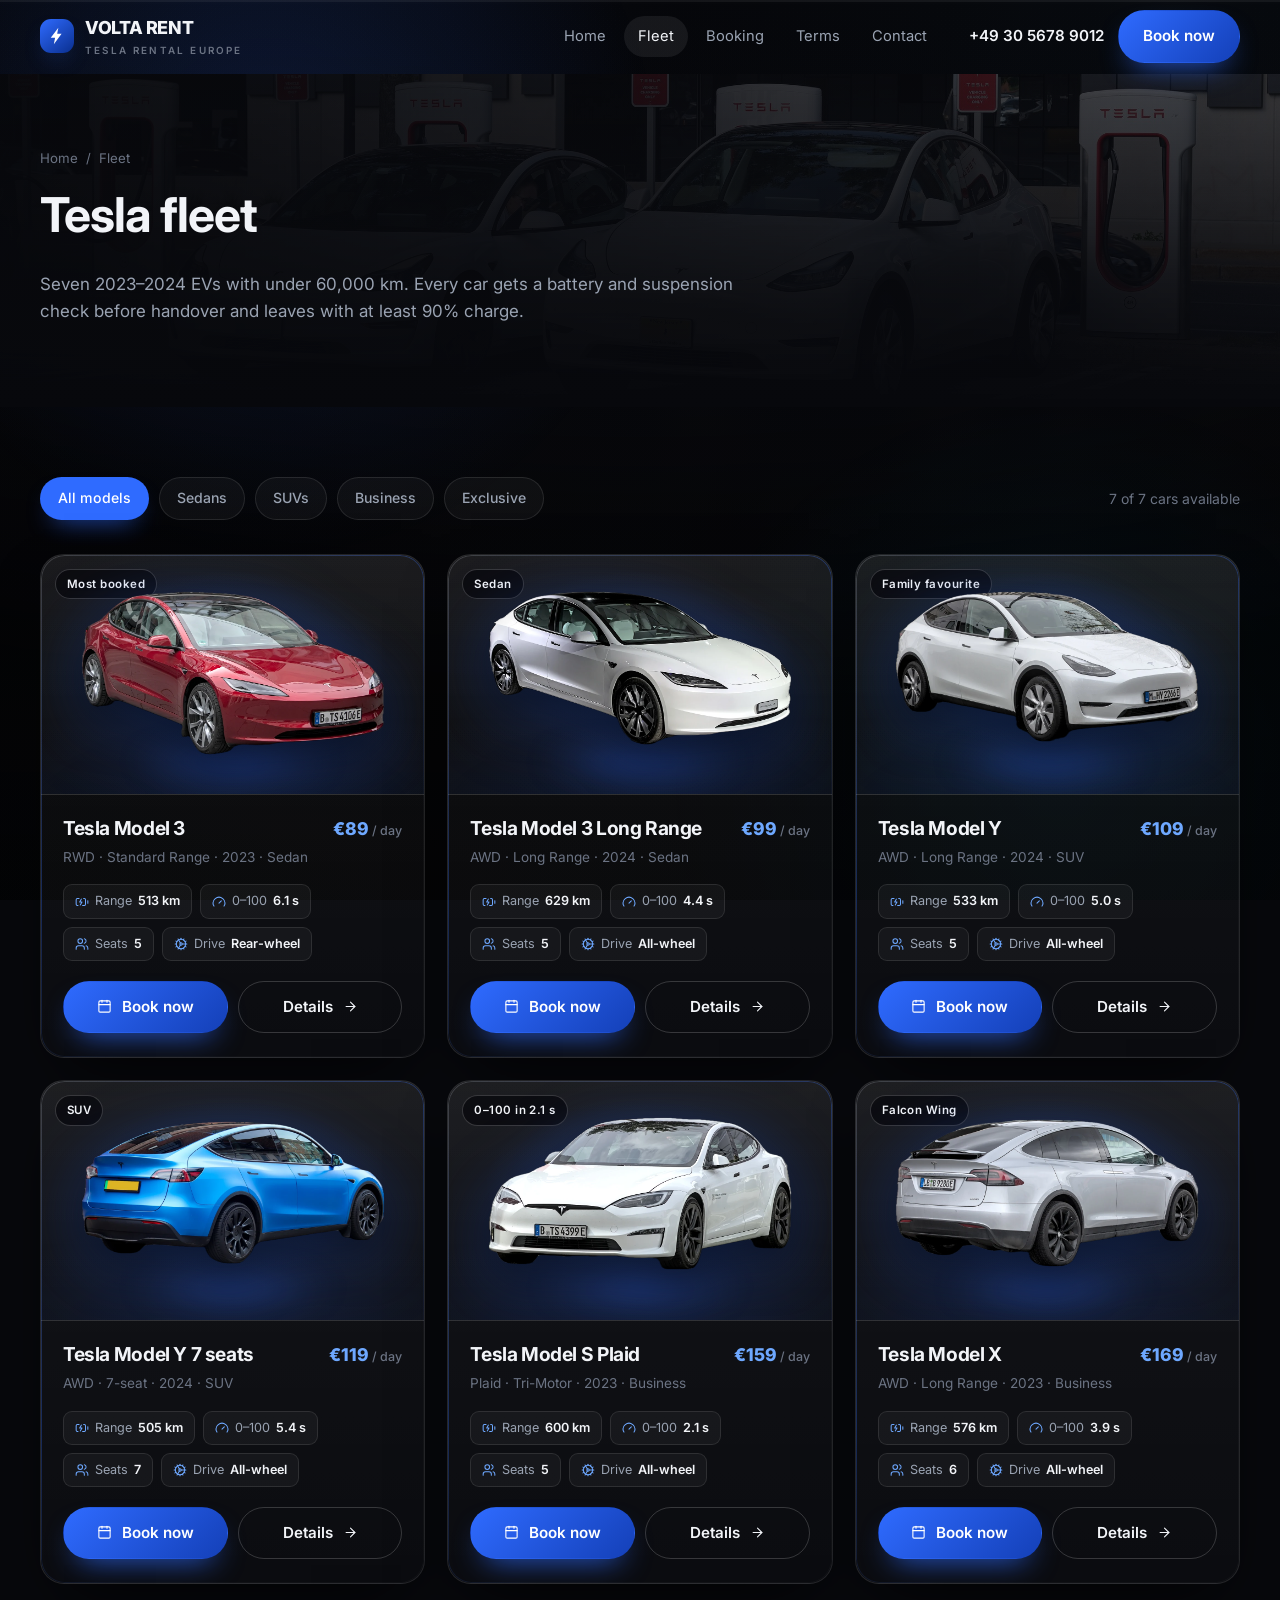
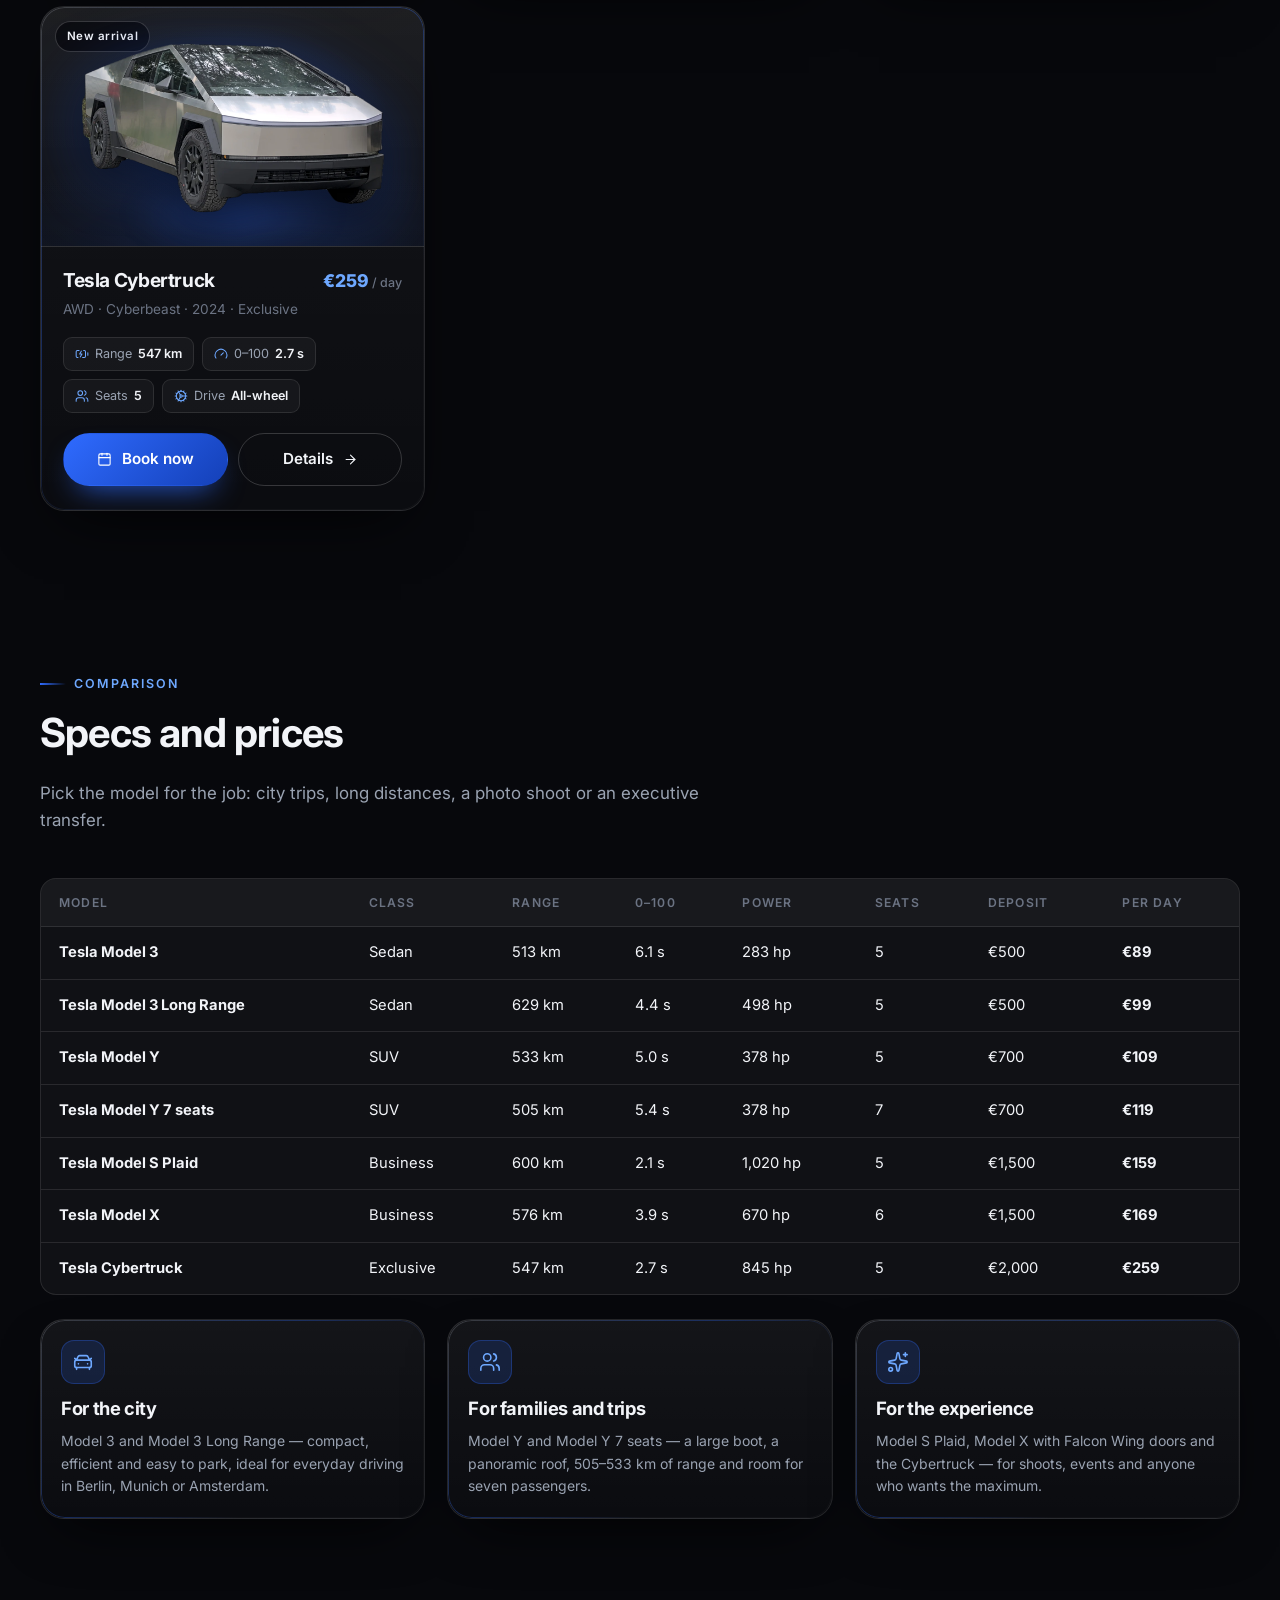
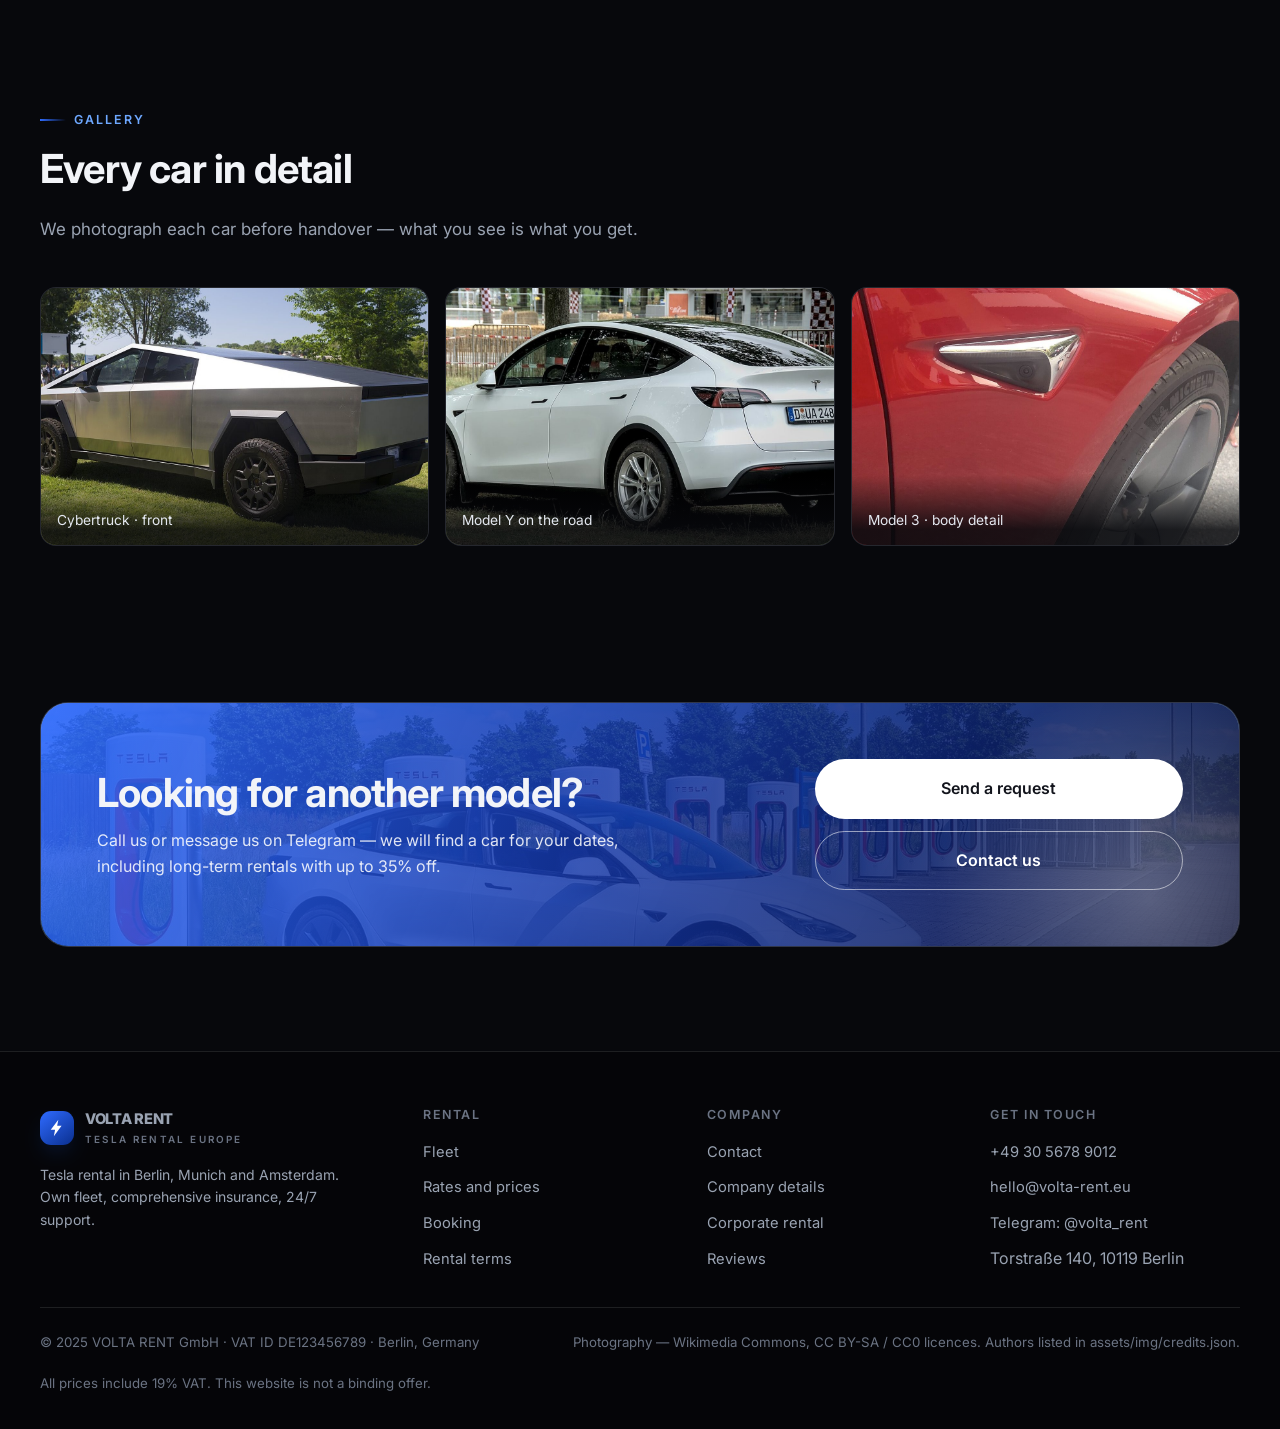
<file: fleet.html>
<!DOCTYPE html>
<html lang="en">
<head>
<meta charset="UTF-8">
<meta name="viewport" content="width=device-width, initial-scale=1">
<title>Tesla fleet for rent — Model 3, Y, S, X and Cybertruck | VOLTA RENT</title>
<meta name="description" content="Seven Tesla EVs for rent in Europe: Model 3, Model 3 Long Range, Model Y, Model Y 7 seats, Model S Plaid, Model X and Cybertruck. Specs, deposits and daily rates.">
<meta name="theme-color" content="#07080c">
<link rel="icon" href="data:image/svg+xml,%3Csvg xmlns='http://www.w3.org/2000/svg' viewBox='0 0 32 32'%3E%3Crect width='32' height='32' rx='9' fill='%232f6bff'/%3E%3Cpath d='M17.6 5 8 18h6l-1.6 9L22 14h-6z' fill='%23fff'/%3E%3C/svg%3E">
<link rel="preconnect" href="https://fonts.googleapis.com">
<link rel="preconnect" href="https://fonts.gstatic.com" crossorigin>
<link href="https://fonts.googleapis.com/css2?family=Inter:wght@400;500;600;700;800&display=swap" rel="stylesheet">
<link rel="stylesheet" href="assets/css/style.css">
</head>
<body>
<div class="scroll-progress" aria-hidden="true"><span></span></div>
<div class="aurora" aria-hidden="true"><span></span><span></span></div>

<!-- Lucide icons (ISC licence) — inline sprite, works offline -->
<svg class="sprite" xmlns="http://www.w3.org/2000/svg" aria-hidden="true" focusable="false">
    <symbol id="i-zap" viewBox="0 0 24 24" fill="none" stroke="currentColor" stroke-width="1.75" stroke-linecap="round" stroke-linejoin="round">
      <path d="M15.914 4a1.5 1.5 0 00-2.474-1.561l-9 9A1.5 1.5 0 005.5 14h4.002a.5.5 0 01.471.666L8.086 20a1.5 1.5 0 002.475 1.56l9-9A1.5 1.5 0 0018.5 10h-3.997a.5.5 0 01-.472-.667z" />
    </symbol>
    <symbol id="i-shield-check" viewBox="0 0 24 24" fill="none" stroke="currentColor" stroke-width="1.75" stroke-linecap="round" stroke-linejoin="round">
      <path d="M20 13c0 5-3.5 7.5-7.66 8.95a1 1 0 0 1-.67-.01C7.5 20.5 4 18 4 13V6a1 1 0 0 1 1-1c2 0 4.5-1.2 6.24-2.72a1.17 1.17 0 0 1 1.52 0C14.51 3.81 17 5 19 5a1 1 0 0 1 1 1z" />
      <path d="m9 12 2 2 4-4" />
    </symbol>
    <symbol id="i-clock" viewBox="0 0 24 24" fill="none" stroke="currentColor" stroke-width="1.75" stroke-linecap="round" stroke-linejoin="round">
      <circle cx="12" cy="12" r="10" />
      <path d="M12 6v6l4 2" />
    </symbol>
    <symbol id="i-credit-card" viewBox="0 0 24 24" fill="none" stroke="currentColor" stroke-width="1.75" stroke-linecap="round" stroke-linejoin="round">
      <rect width="20" height="14" x="2" y="5" rx="2" />
      <line x1="2" x2="22" y1="10" y2="10" />
      <path d="M6 14h2" />
    </symbol>
    <symbol id="i-message-circle" viewBox="0 0 24 24" fill="none" stroke="currentColor" stroke-width="1.75" stroke-linecap="round" stroke-linejoin="round">
      <path d="M2.992 16.342a2 2 0 0 1 .094 1.167l-1.065 3.29a1 1 0 0 0 1.236 1.168l3.413-.998a2 2 0 0 1 1.099.092 10 10 0 1 0-4.777-4.719" />
    </symbol>
    <symbol id="i-phone" viewBox="0 0 24 24" fill="none" stroke="currentColor" stroke-width="1.75" stroke-linecap="round" stroke-linejoin="round">
      <path d="M13.832 16.568a1 1 0 0 0 1.213-.303l.355-.465A2 2 0 0 1 17 15h3a2 2 0 0 1 2 2v3a2 2 0 0 1-2 2A18 18 0 0 1 2 4a2 2 0 0 1 2-2h3a2 2 0 0 1 2 2v3a2 2 0 0 1-.8 1.6l-.468.351a1 1 0 0 0-.292 1.233 14 14 0 0 0 6.392 6.384" />
    </symbol>
    <symbol id="i-mail" viewBox="0 0 24 24" fill="none" stroke="currentColor" stroke-width="1.75" stroke-linecap="round" stroke-linejoin="round">
      <path d="m22 7-8.991 5.727a2 2 0 0 1-2.009 0L2 7" />
      <rect x="2" y="4" width="20" height="16" rx="2" />
    </symbol>
    <symbol id="i-map-pin" viewBox="0 0 24 24" fill="none" stroke="currentColor" stroke-width="1.75" stroke-linecap="round" stroke-linejoin="round">
      <path d="M20 10c0 4.993-5.539 10.193-7.399 11.799a1 1 0 0 1-1.202 0C9.539 20.193 4 14.993 4 10a8 8 0 0 1 16 0" />
      <circle cx="12" cy="10" r="3" />
    </symbol>
    <symbol id="i-check" viewBox="0 0 24 24" fill="none" stroke="currentColor" stroke-width="1.75" stroke-linecap="round" stroke-linejoin="round">
      <path d="M20 6 9 17l-5-5" />
    </symbol>
    <symbol id="i-star" viewBox="0 0 24 24" fill="none" stroke="currentColor" stroke-width="1.75" stroke-linecap="round" stroke-linejoin="round">
      <path d="M11.525 2.295a.53.53 0 0 1 .95 0l2.31 4.679a2.123 2.123 0 0 0 1.595 1.16l5.166.756a.53.53 0 0 1 .294.904l-3.736 3.638a2.123 2.123 0 0 0-.611 1.878l.882 5.14a.53.53 0 0 1-.771.56l-4.618-2.428a2.122 2.122 0 0 0-1.973 0L6.396 21.01a.53.53 0 0 1-.77-.56l.881-5.139a2.122 2.122 0 0 0-.611-1.879L2.16 9.795a.53.53 0 0 1 .294-.906l5.165-.755a2.122 2.122 0 0 0 1.597-1.16z" />
    </symbol>
    <symbol id="i-arrow-right" viewBox="0 0 24 24" fill="none" stroke="currentColor" stroke-width="1.75" stroke-linecap="round" stroke-linejoin="round">
      <path d="M5 12h14" />
      <path d="m12 5 7 7-7 7" />
    </symbol>
    <symbol id="i-plus" viewBox="0 0 24 24" fill="none" stroke="currentColor" stroke-width="1.75" stroke-linecap="round" stroke-linejoin="round">
      <path d="M5 12h14" />
      <path d="M12 5v14" />
    </symbol>
    <symbol id="i-battery-charging" viewBox="0 0 24 24" fill="none" stroke="currentColor" stroke-width="1.75" stroke-linecap="round" stroke-linejoin="round">
      <path d="m11 7-3 5h4l-3 5" />
      <path d="M14.856 6H16a2 2 0 0 1 2 2v8a2 2 0 0 1-2 2h-2.935" />
      <path d="M22 14v-4" />
      <path d="M5.14 18H4a2 2 0 0 1-2-2V8a2 2 0 0 1 2-2h2.936" />
    </symbol>
    <symbol id="i-gauge" viewBox="0 0 24 24" fill="none" stroke="currentColor" stroke-width="1.75" stroke-linecap="round" stroke-linejoin="round">
      <path d="m12 14 4-4" />
      <path d="M3.34 19a10 10 0 1 1 17.32 0" />
    </symbol>
    <symbol id="i-users" viewBox="0 0 24 24" fill="none" stroke="currentColor" stroke-width="1.75" stroke-linecap="round" stroke-linejoin="round">
      <path d="M16 21v-2a4 4 0 0 0-4-4H6a4 4 0 0 0-4 4v2" />
      <path d="M16 3.128a4 4 0 0 1 0 7.744" />
      <path d="M22 21v-2a4 4 0 0 0-3-3.87" />
      <circle cx="9" cy="7" r="4" />
    </symbol>
    <symbol id="i-cog" viewBox="0 0 24 24" fill="none" stroke="currentColor" stroke-width="1.75" stroke-linecap="round" stroke-linejoin="round">
      <path d="M11 10.27 7 3.34" />
      <path d="m11 13.73-4 6.93" />
      <path d="M12 22v-2" />
      <path d="M12 2v2" />
      <path d="M14 12h8" />
      <path d="m17 20.66-1-1.73" />
      <path d="m17 3.34-1 1.73" />
      <path d="M2 12h2" />
      <path d="m20.66 17-1.73-1" />
      <path d="m20.66 7-1.73 1" />
      <path d="m3.34 17 1.73-1" />
      <path d="m3.34 7 1.73 1" />
      <circle cx="12" cy="12" r="2" />
      <circle cx="12" cy="12" r="8" />
    </symbol>
    <symbol id="i-calendar" viewBox="0 0 24 24" fill="none" stroke="currentColor" stroke-width="1.75" stroke-linecap="round" stroke-linejoin="round">
      <path d="M8 2v3" />
      <path d="M16 2v3" />
      <rect x="3" y="3" width="18" height="18" rx="2" />
      <path d="M3 9h18" />
    </symbol>
    <symbol id="i-car-front" viewBox="0 0 24 24" fill="none" stroke="currentColor" stroke-width="1.75" stroke-linecap="round" stroke-linejoin="round">
      <path d="m21 8-2 2-1.5-3.7A2 2 0 0 0 15.646 5H8.4a2 2 0 0 0-1.903 1.257L5 10 3 8" />
      <path d="M7 14h.01" />
      <path d="M17 14h.01" />
      <rect width="18" height="8" x="3" y="10" rx="2" />
      <path d="M5 18v2" />
      <path d="M19 18v2" />
    </symbol>
    <symbol id="i-sparkles" viewBox="0 0 24 24" fill="none" stroke="currentColor" stroke-width="1.75" stroke-linecap="round" stroke-linejoin="round">
      <path d="M11.017 2.814a1 1 0 0 1 1.966 0l1.051 5.558a2 2 0 0 0 1.594 1.594l5.558 1.051a1 1 0 0 1 0 1.966l-5.558 1.051a2 2 0 0 0-1.594 1.594l-1.051 5.558a1 1 0 0 1-1.966 0l-1.051-5.558a2 2 0 0 0-1.594-1.594l-5.558-1.051a1 1 0 0 1 0-1.966l5.558-1.051a2 2 0 0 0 1.594-1.594z" />
      <path d="M20 2v4" />
      <path d="M22 4h-4" />
      <circle cx="4" cy="20" r="2" />
    </symbol>
    <symbol id="i-key-round" viewBox="0 0 24 24" fill="none" stroke="currentColor" stroke-width="1.75" stroke-linecap="round" stroke-linejoin="round">
      <path d="M2.586 17.414A2 2 0 0 0 2 18.828V21a1 1 0 0 0 1 1h3a1 1 0 0 0 1-1v-1a1 1 0 0 1 1-1h1a1 1 0 0 0 1-1v-1a1 1 0 0 1 1-1h.172a2 2 0 0 0 1.414-.586l.814-.814a6.5 6.5 0 1 0-4-4z" />
      <circle cx="16.5" cy="7.5" r=".5" fill="currentColor" />
    </symbol>
    <symbol id="i-route" viewBox="0 0 24 24" fill="none" stroke="currentColor" stroke-width="1.75" stroke-linecap="round" stroke-linejoin="round">
      <circle cx="6" cy="19" r="3" />
      <path d="M9 19h8.5a3.5 3.5 0 0 0 0-7h-11a3.5 3.5 0 0 1 0-7H15" />
      <circle cx="18" cy="5" r="3" />
    </symbol>
    <symbol id="i-banknote" viewBox="0 0 24 24" fill="none" stroke="currentColor" stroke-width="1.75" stroke-linecap="round" stroke-linejoin="round">
      <rect width="20" height="12" x="2" y="6" rx="2" />
      <circle cx="12" cy="12" r="2" />
      <path d="M6 12h.01M18 12h.01" />
    </symbol>
    <symbol id="i-send" viewBox="0 0 24 24" fill="none" stroke="currentColor" stroke-width="1.75" stroke-linecap="round" stroke-linejoin="round">
      <path d="M14.536 21.686a.5.5 0 0 0 .937-.024l6.5-19a.496.496 0 0 0-.635-.635l-19 6.5a.5.5 0 0 0-.024.937l7.93 3.18a2 2 0 0 1 1.112 1.11z" />
      <path d="m21.854 2.147-10.94 10.939" />
    </symbol>
    <symbol id="i-x" viewBox="0 0 24 24" fill="none" stroke="currentColor" stroke-width="1.75" stroke-linecap="round" stroke-linejoin="round">
      <path d="M18 6 6 18" />
      <path d="m6 6 12 12" />
    </symbol>
    <symbol id="i-play" viewBox="0 0 24 24" fill="none" stroke="currentColor" stroke-width="1.75" stroke-linecap="round" stroke-linejoin="round">
      <path d="M5 5a2 2 0 0 1 3.008-1.728l11.997 6.998a2 2 0 0 1 .003 3.458l-12 7A2 2 0 0 1 5 19z" />
    </symbol>
    <symbol id="i-pause" viewBox="0 0 24 24" fill="none" stroke="currentColor" stroke-width="1.75" stroke-linecap="round" stroke-linejoin="round">
      <rect x="14" y="3" width="5" height="18" rx="1" />
      <rect x="5" y="3" width="5" height="18" rx="1" />
    </symbol>
</svg>


<header class="header">
  <div class="header__inner">
    <a class="logo" href="index.html">
      <span class="logo__mark"><svg viewBox="0 0 24 24" fill="none"><path d="M13.6 2 4.5 14.2h5.2L8.2 22l9.3-12.6h-5.3z" fill="#fff"/></svg></span>
      <span class="logo__text">VOLTA RENT<small>tesla rental europe</small></span>
    </a>
    <nav class="nav">
      <a href="index.html">Home</a>
      <a href="fleet.html">Fleet</a>
      <a href="booking.html">Booking</a>
      <a href="index.html#terms">Terms</a>
      <a href="contacts.html">Contact</a>
    </nav>
    <div class="header__actions">
      <a class="header__phone" href="tel:+493056789012">+49 30 5678 9012</a>
      <a class="btn btn--primary" href="booking.html">Book now</a>
      <button class="burger" type="button" aria-label="Menu"><span></span><span></span><span></span></button>
    </div>
  </div>
</header>

<main>

  <section class="page-head page-head--photo page-head--fleet">
    <div class="container">
      <div class="crumbs"><a href="index.html">Home</a> <span>/</span> <span>Fleet</span></div>
      <h1>Tesla fleet</h1>
      <p class="lead" style="max-width:64ch">Seven 2023–2024 EVs with under 60,000 km. Every car gets a battery and suspension check before handover and leaves with at least 90% charge.</p>
    </div>
  </section>

  <section class="section section--tight">
    <div class="container">
      <div class="filters">
        <button class="chip is-active" type="button" data-filter="all">All models</button>
        <button class="chip" type="button" data-filter="sedan">Sedans</button>
        <button class="chip" type="button" data-filter="suv">SUVs</button>
        <button class="chip" type="button" data-filter="business">Business</button>
        <button class="chip" type="button" data-filter="exclusive">Exclusive</button>
        <span class="dim small" id="fleet-count" style="margin-left:auto">7 of 7 cars available</span>
      </div>

      <div class="grid grid-3" id="fleet-grid" data-cars="all"></div>
    </div>
  </section>

  <section class="section" id="compare">
    <div class="container">
      <div class="section-head">
        <span class="eyebrow">Comparison</span>
        <h2>Specs and prices</h2>
        <p class="lead">Pick the model for the job: city trips, long distances, a photo shoot or an executive transfer.</p>
      </div>

      <div class="table-wrap mb-24">
        <table>
          <thead>
            <tr>
              <th>Model</th>
              <th>Class</th>
              <th>Range</th>
              <th>0–100</th>
              <th>Power</th>
              <th>Seats</th>
              <th>Deposit</th>
              <th>Per day</th>
            </tr>
          </thead>
          <tbody>
            <tr><td><b>Tesla Model 3</b></td><td>Sedan</td><td>513 km</td><td>6.1 s</td><td>283 hp</td><td>5</td><td>€500</td><td><b>€89</b></td></tr>
            <tr><td><b>Tesla Model 3 Long Range</b></td><td>Sedan</td><td>629 km</td><td>4.4 s</td><td>498 hp</td><td>5</td><td>€500</td><td><b>€99</b></td></tr>
            <tr><td><b>Tesla Model Y</b></td><td>SUV</td><td>533 km</td><td>5.0 s</td><td>378 hp</td><td>5</td><td>€700</td><td><b>€109</b></td></tr>
            <tr><td><b>Tesla Model Y 7 seats</b></td><td>SUV</td><td>505 km</td><td>5.4 s</td><td>378 hp</td><td>7</td><td>€700</td><td><b>€119</b></td></tr>
            <tr><td><b>Tesla Model S Plaid</b></td><td>Business</td><td>600 km</td><td>2.1 s</td><td>1,020 hp</td><td>5</td><td>€1,500</td><td><b>€159</b></td></tr>
            <tr><td><b>Tesla Model X</b></td><td>Business</td><td>576 km</td><td>3.9 s</td><td>670 hp</td><td>6</td><td>€1,500</td><td><b>€169</b></td></tr>
            <tr><td><b>Tesla Cybertruck</b></td><td>Exclusive</td><td>547 km</td><td>2.7 s</td><td>845 hp</td><td>5</td><td>€2,000</td><td><b>€259</b></td></tr>
          </tbody>
        </table>
      </div>

      <div class="grid grid-3">
        <div class="card card--pad-sm">
          <span class="feature__icon" style="margin-bottom:14px"><svg class="icon" aria-hidden="true"><use href="#i-car-front"/></svg></span>
          <h3>For the city</h3>
          <p class="muted small" style="margin:0">Model 3 and Model 3 Long Range — compact, efficient and easy to park, ideal for everyday driving in Berlin, Munich or Amsterdam.</p>
        </div>
        <div class="card card--pad-sm">
          <span class="feature__icon" style="margin-bottom:14px"><svg class="icon" aria-hidden="true"><use href="#i-users"/></svg></span>
          <h3>For families and trips</h3>
          <p class="muted small" style="margin:0">Model Y and Model Y 7 seats — a large boot, a panoramic roof, 505–533 km of range and room for seven passengers.</p>
        </div>
        <div class="card card--pad-sm">
          <span class="feature__icon" style="margin-bottom:14px"><svg class="icon" aria-hidden="true"><use href="#i-sparkles"/></svg></span>
          <h3>For the experience</h3>
          <p class="muted small" style="margin:0">Model S Plaid, Model X with Falcon Wing doors and the Cybertruck — for shoots, events and anyone who wants the maximum.</p>
        </div>
      </div>
    </div>
  </section>

  <!-- ============================ GALLERY =========================== -->
  <section class="section" id="gallery">
    <div class="container">
      <div class="section-head">
        <span class="eyebrow">Gallery</span>
        <h2>Every car in detail</h2>
        <p class="lead">We photograph each car before handover — what you see is what you get.</p>
      </div>

      <div class="gallery">
        <figure class="gallery__item">
          <img src="assets/img/gallery-cybertruck.jpg" alt="Tesla Cybertruck front three-quarter view" loading="lazy" decoding="async" width="1200" height="800">
          <figcaption>Cybertruck · front</figcaption>
        </figure>
        <figure class="gallery__item">
          <img src="assets/img/gallery-road.jpg" alt="Tesla Model Y driving on a country road" loading="lazy" decoding="async" width="1200" height="800">
          <figcaption>Model Y on the road</figcaption>
        </figure>
        <figure class="gallery__item">
          <img src="assets/img/gallery-detail.jpg" alt="Close-up of the Tesla Model 3 body and mirror" loading="lazy" decoding="async" width="1200" height="800">
          <figcaption>Model 3 · body detail</figcaption>
        </figure>
      </div>
    </div>
  </section>

  <section class="section section--tight">
    <div class="container">
      <div class="cta">
        <div class="cta__inner">
          <div>
            <h2>Looking for another model?</h2>
            <p>Call us or message us on Telegram — we will find a car for your dates, including long-term rentals with up to 35% off.</p>
          </div>
          <div class="cta__actions">
            <a class="btn btn--lg" href="booking.html">Send a request</a>
            <a class="btn btn--outline btn--lg" href="contacts.html">Contact us</a>
          </div>
        </div>
      </div>
    </div>
  </section>

</main>

<footer class="footer">
  <div class="container">
    <div class="footer__grid">
      <div>
        <a class="logo" href="index.html" style="margin-bottom:16px">
          <span class="logo__mark"><svg viewBox="0 0 24 24" fill="none"><path d="M13.6 2 4.5 14.2h5.2L8.2 22l9.3-12.6h-5.3z" fill="#fff"/></svg></span>
          <span class="logo__text">VOLTA RENT<small>tesla rental europe</small></span>
        </a>
        <p class="muted small" style="max-width:34ch">Tesla rental in Berlin, Munich and Amsterdam. Own fleet, comprehensive insurance, 24/7 support.</p>
      </div>
      <div>
        <h4>Rental</h4>
        <ul>
          <li><a href="fleet.html">Fleet</a></li>
          <li><a href="index.html#rates">Rates and prices</a></li>
          <li><a href="booking.html">Booking</a></li>
          <li><a href="index.html#terms">Rental terms</a></li>
        </ul>
      </div>
      <div>
        <h4>Company</h4>
        <ul>
          <li><a href="contacts.html">Contact</a></li>
          <li><a href="contacts.html#company">Company details</a></li>
          <li><a href="index.html#rates">Corporate rental</a></li>
          <li><a href="index.html#reviews">Reviews</a></li>
        </ul>
      </div>
      <div>
        <h4>Get in touch</h4>
        <ul>
          <li><a href="tel:+493056789012">+49 30 5678 9012</a></li>
          <li><a href="mailto:hello@volta-rent.eu">hello@volta-rent.eu</a></li>
          <li><a href="https://t.me/volta_rent" rel="noopener">Telegram: @volta_rent</a></li>
          <li><span class="muted">Torstraße 140, 10119 Berlin</span></li>
        </ul>
      </div>
    </div>
    <div class="footer__bottom">
      <span>© 2025 VOLTA RENT GmbH · VAT ID DE123456789 · Berlin, Germany</span>
      <span>Photography — Wikimedia Commons, CC BY-SA / CC0 licences. Authors listed in assets/img/credits.json.</span>
      <span>All prices include 19% VAT. This website is not a binding offer.</span>
    </div>
  </div>
</footer>

<script src="assets/js/app.js"></script>
<button class="to-top" type="button" aria-label="Back to top">
    <svg class="icon icon--sm" aria-hidden="true"><use href="#i-arrow-right"/></svg>
  </button>

</body>
</html>
</file>
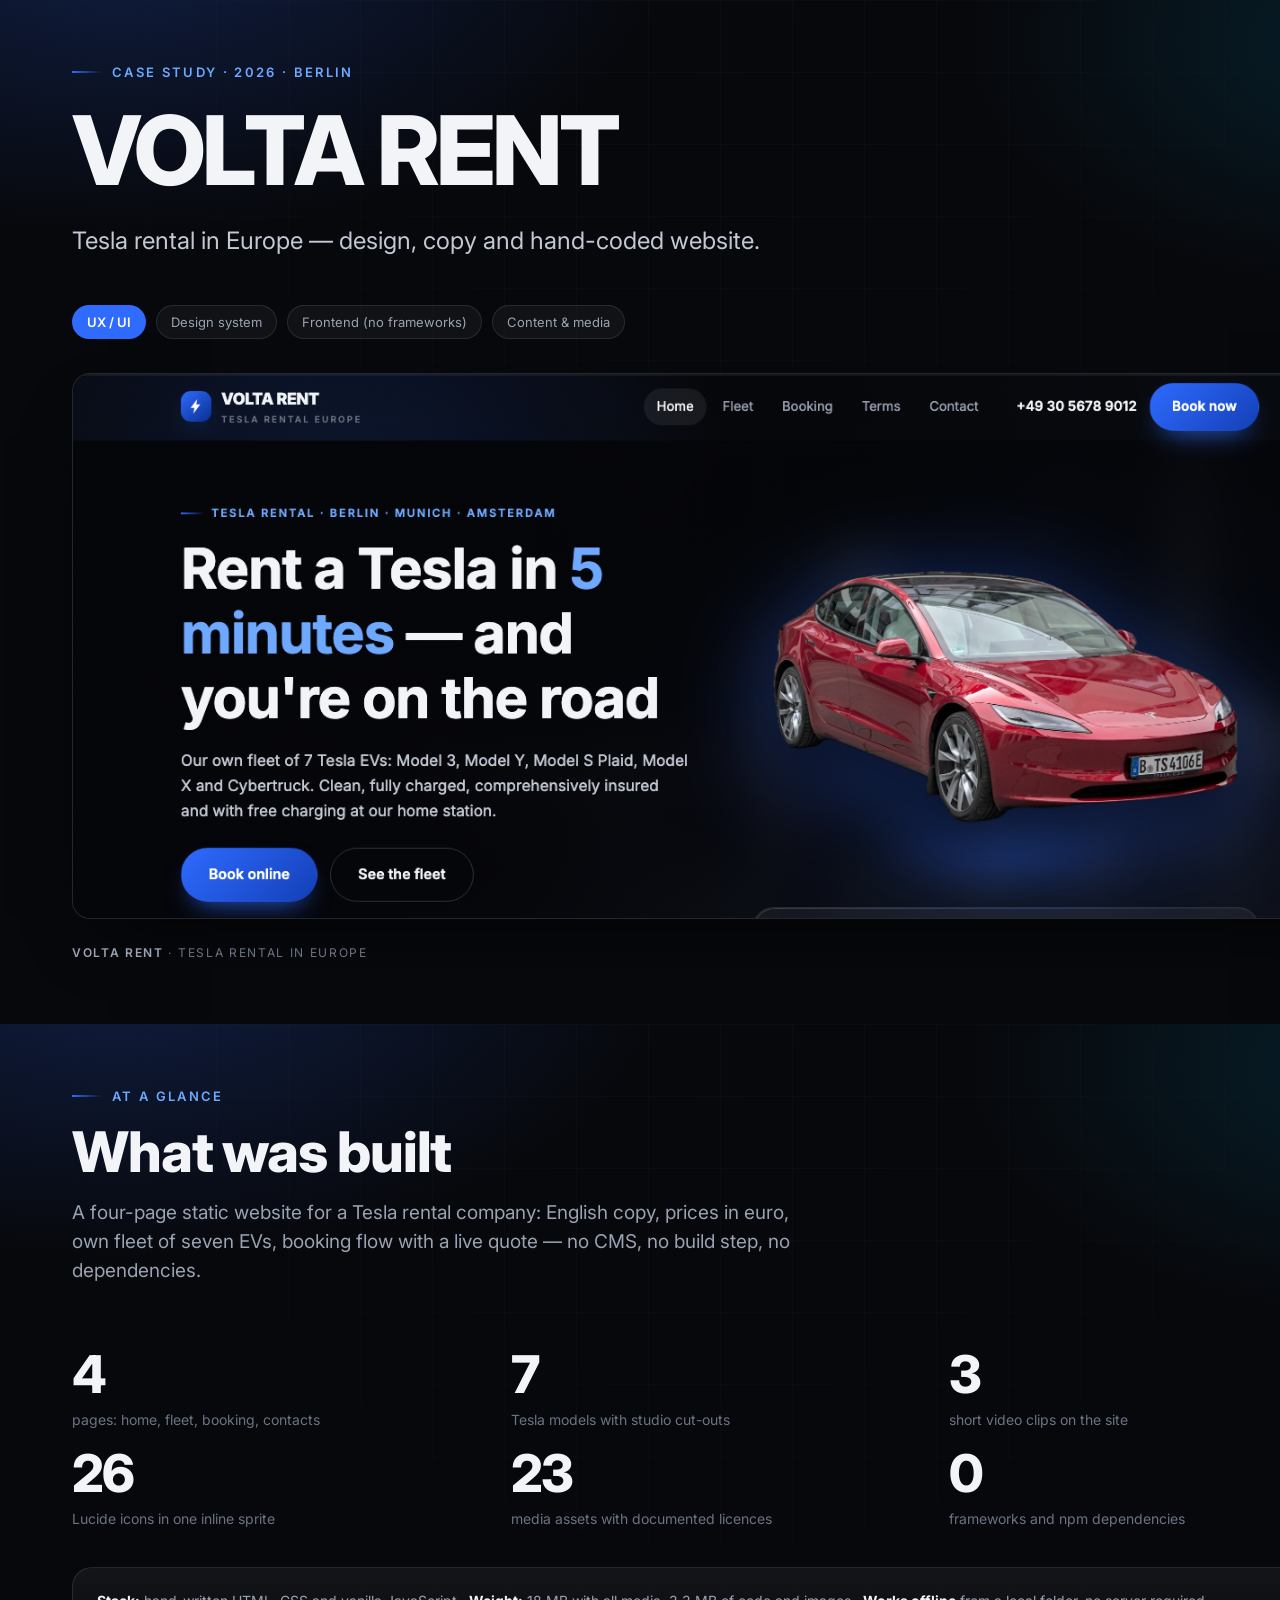
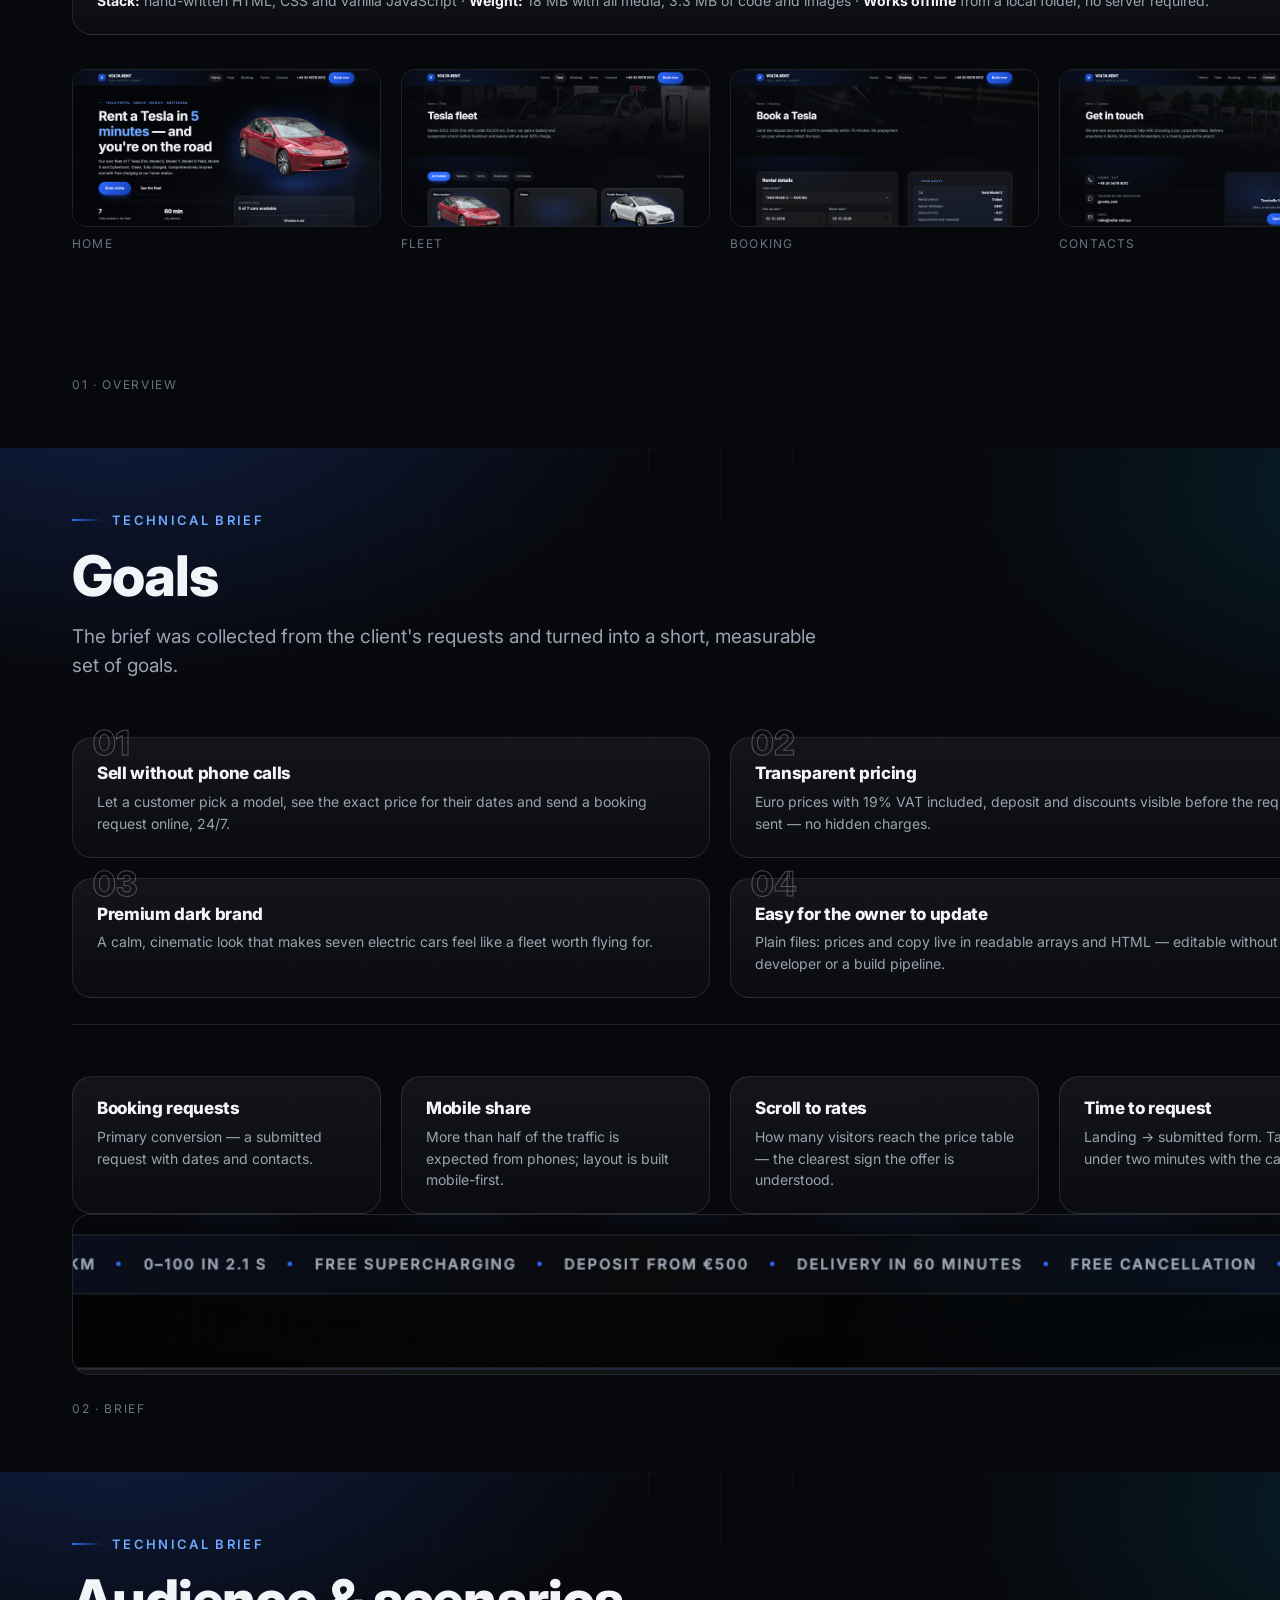
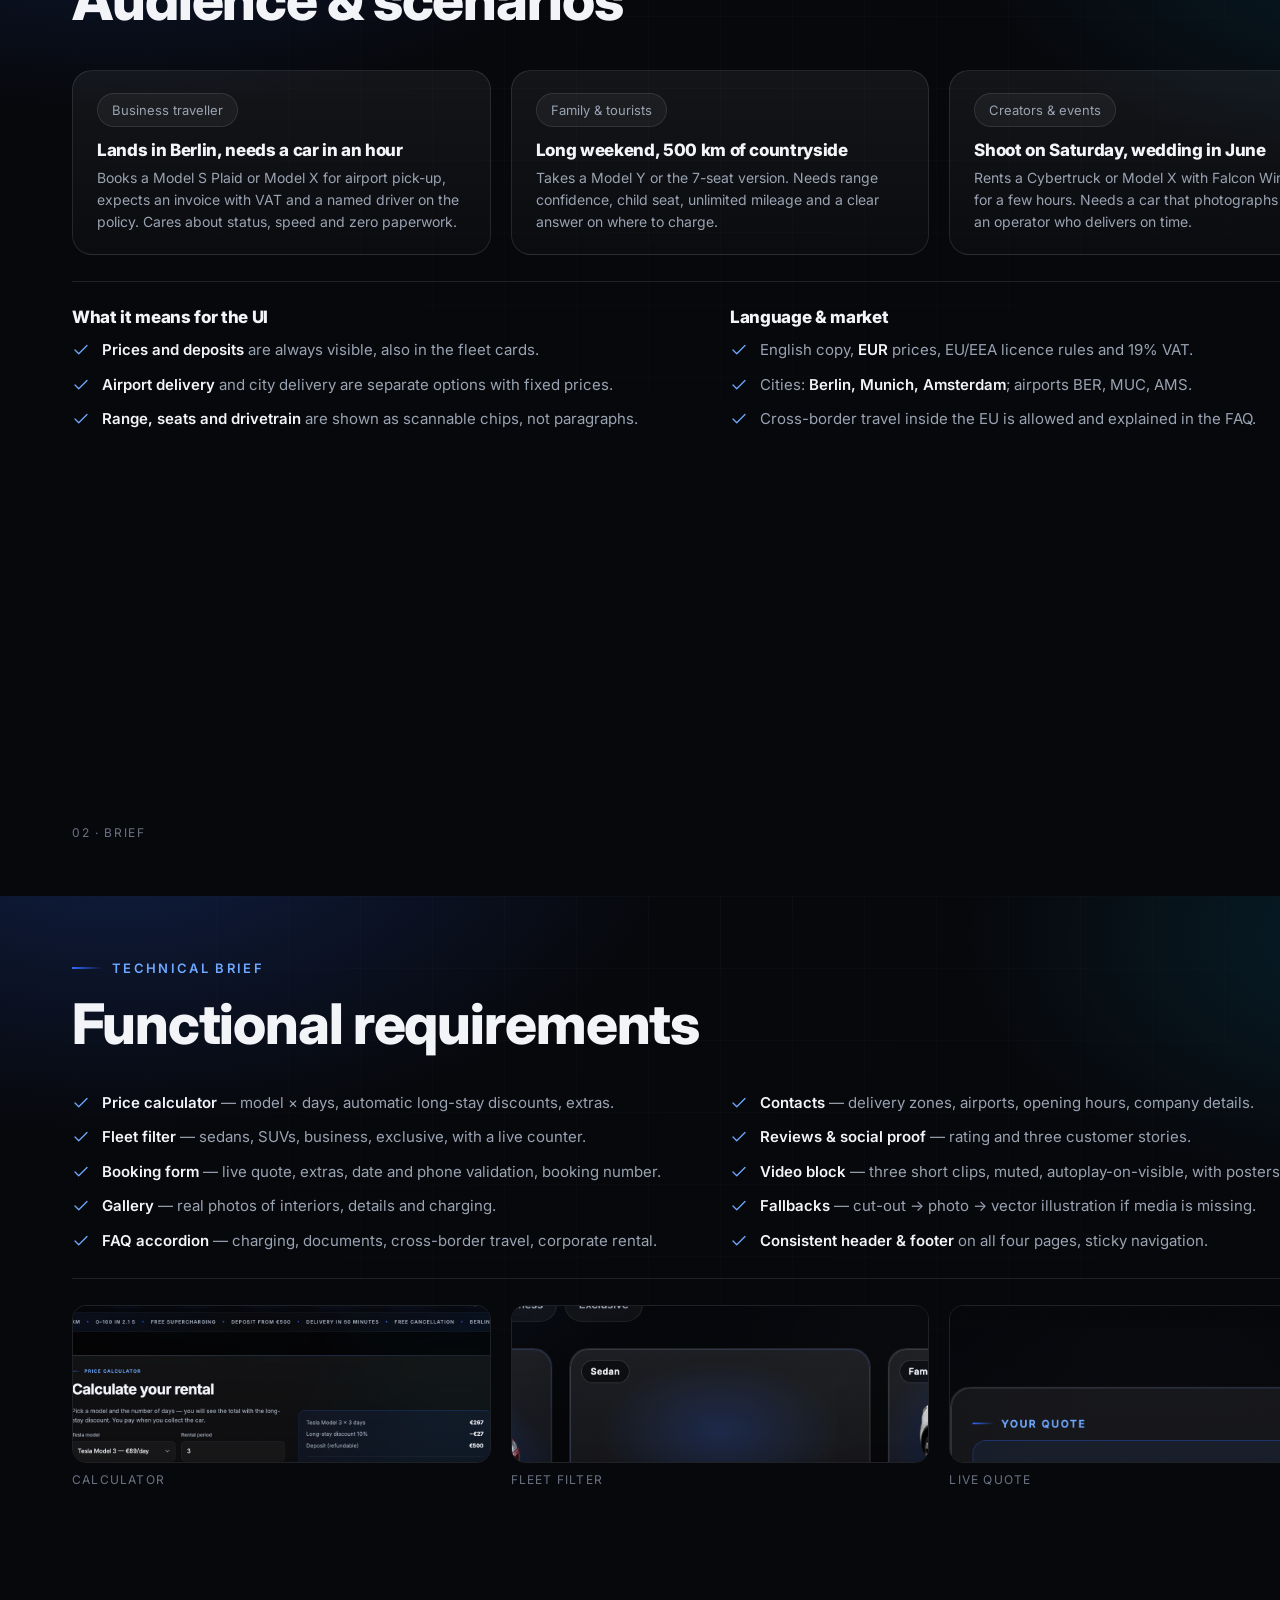
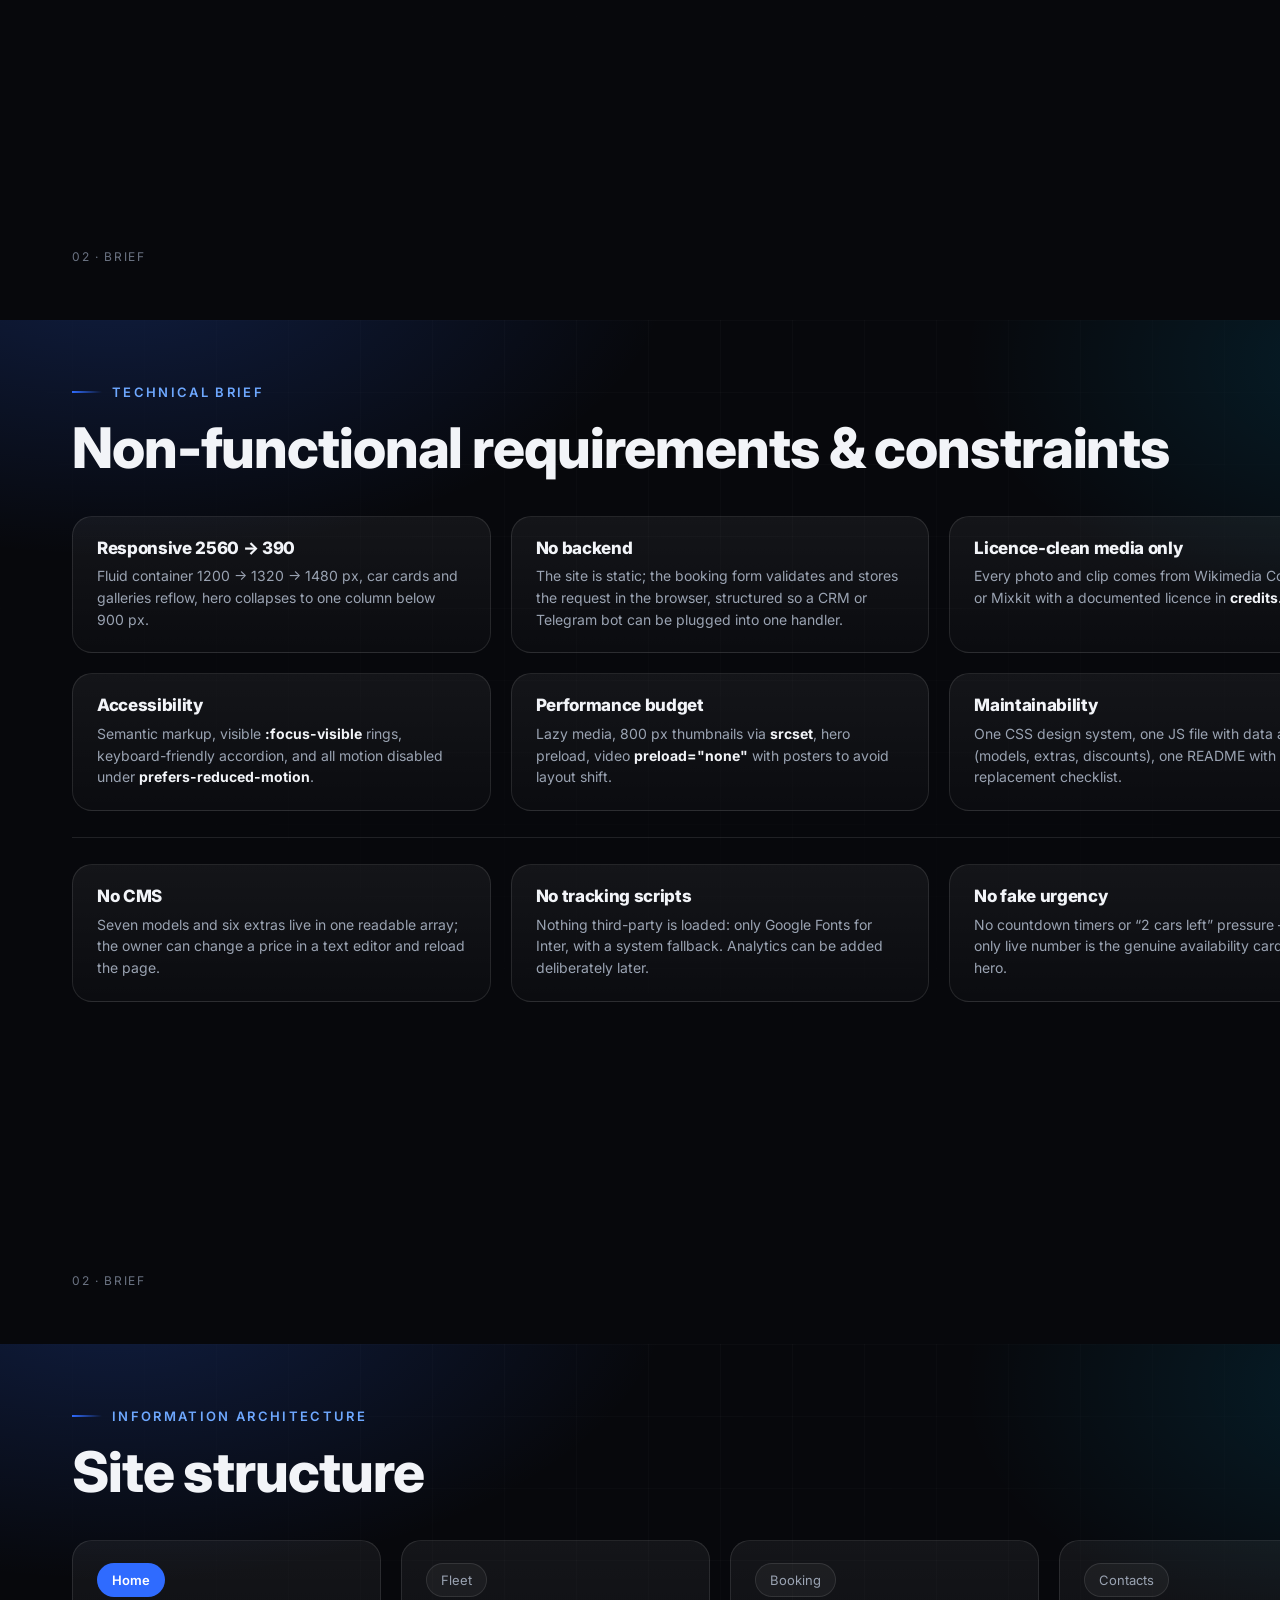
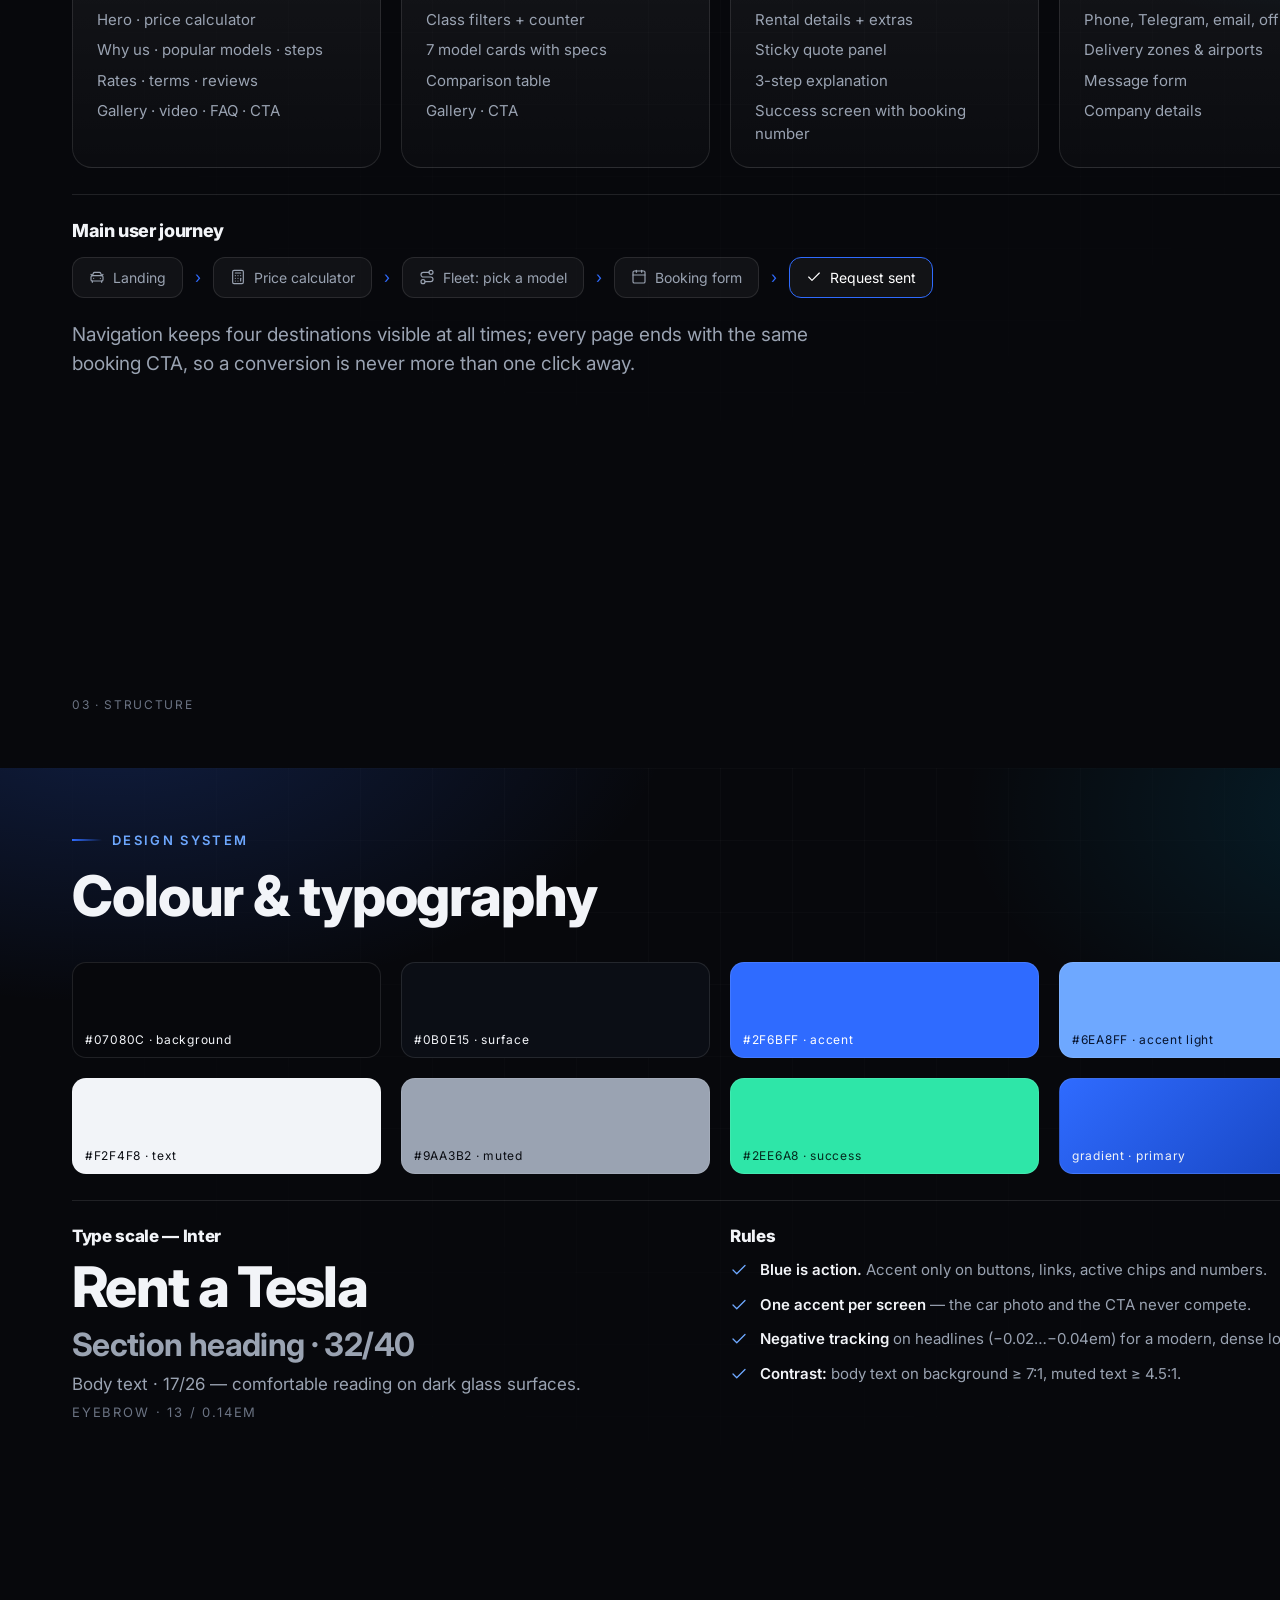
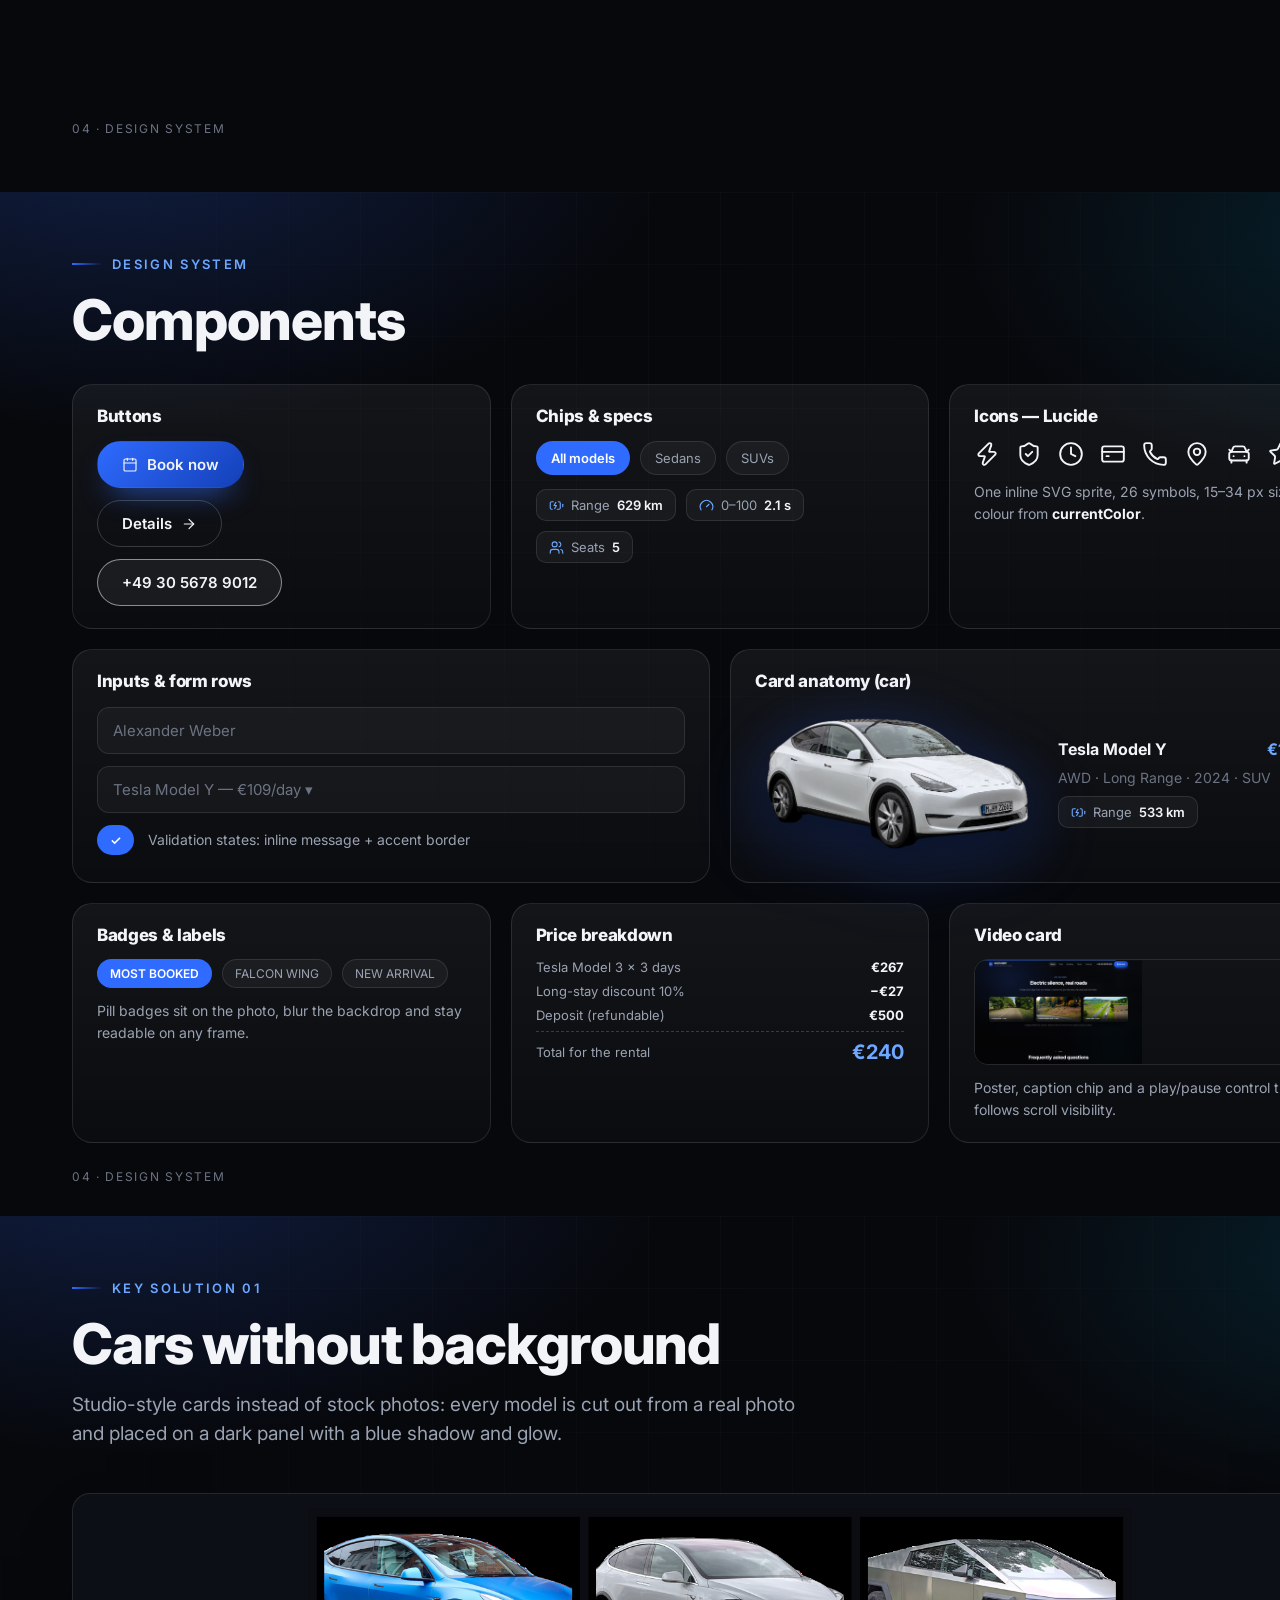
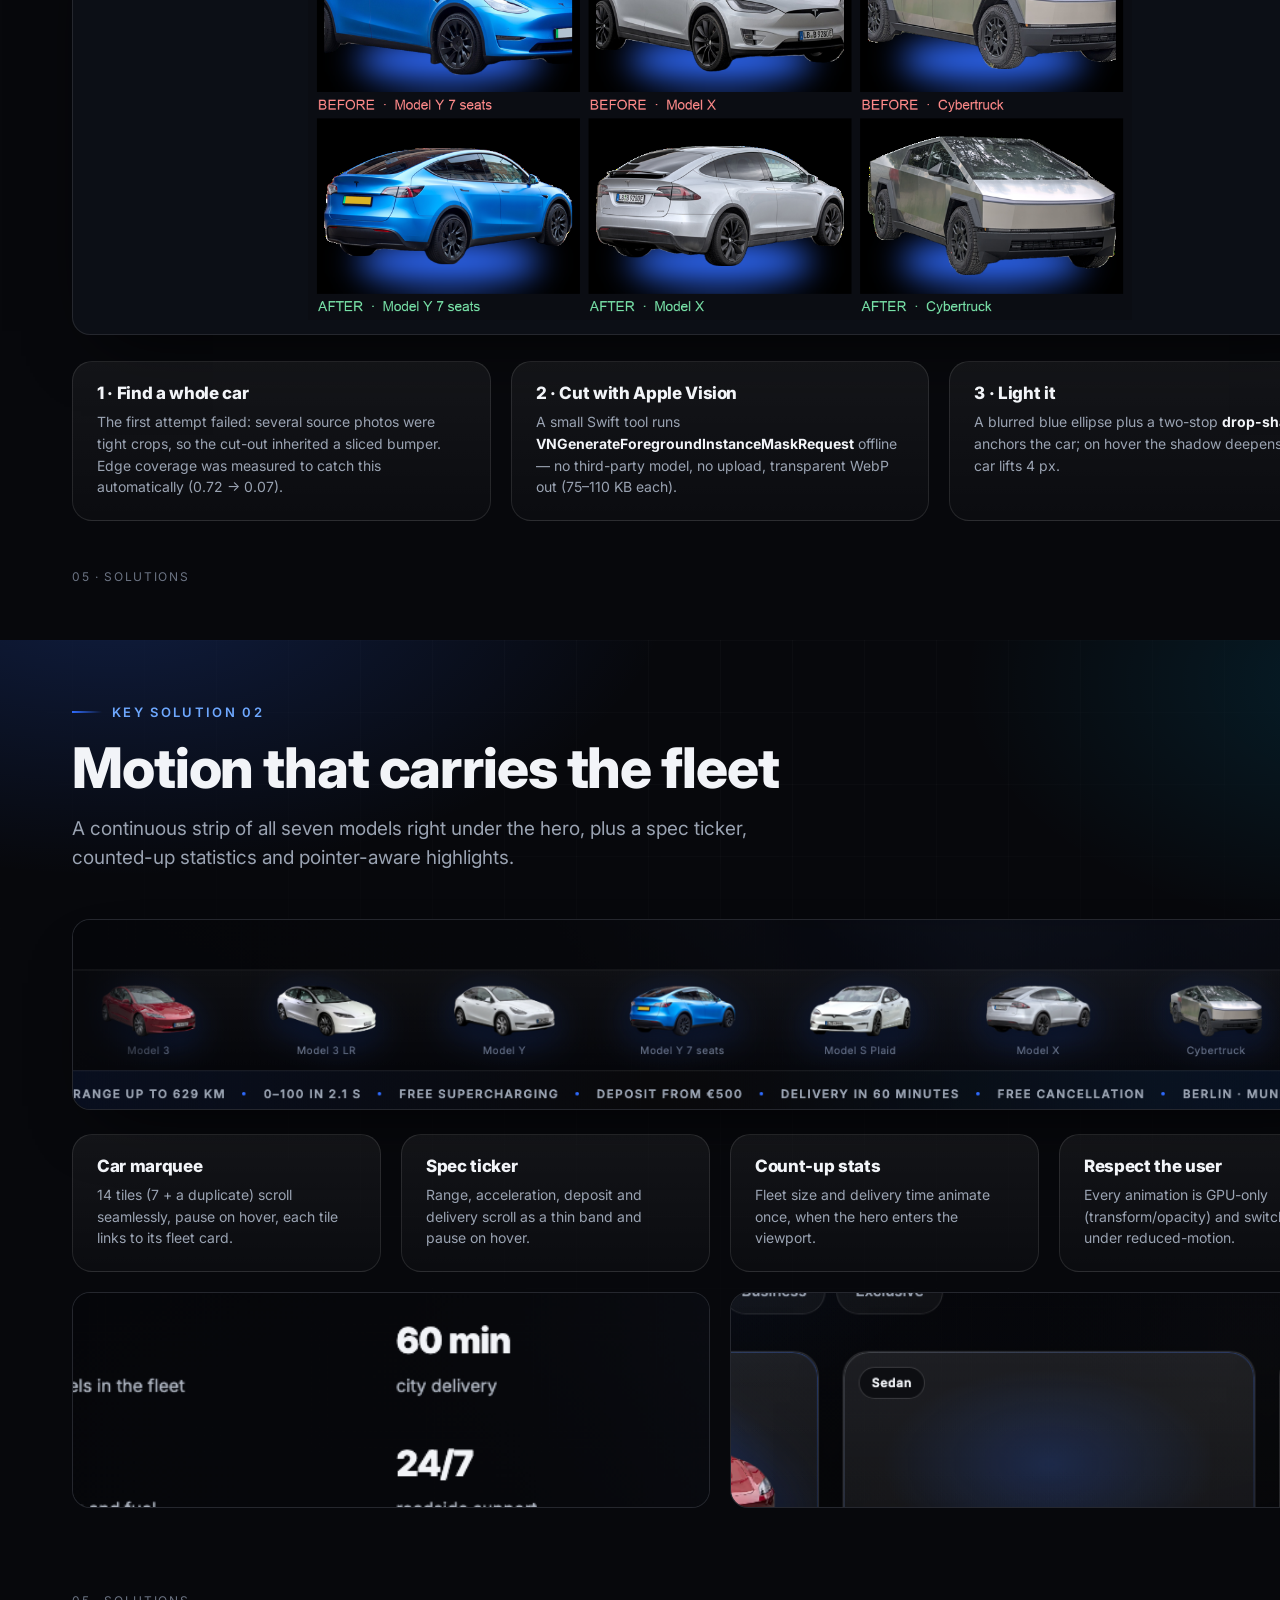
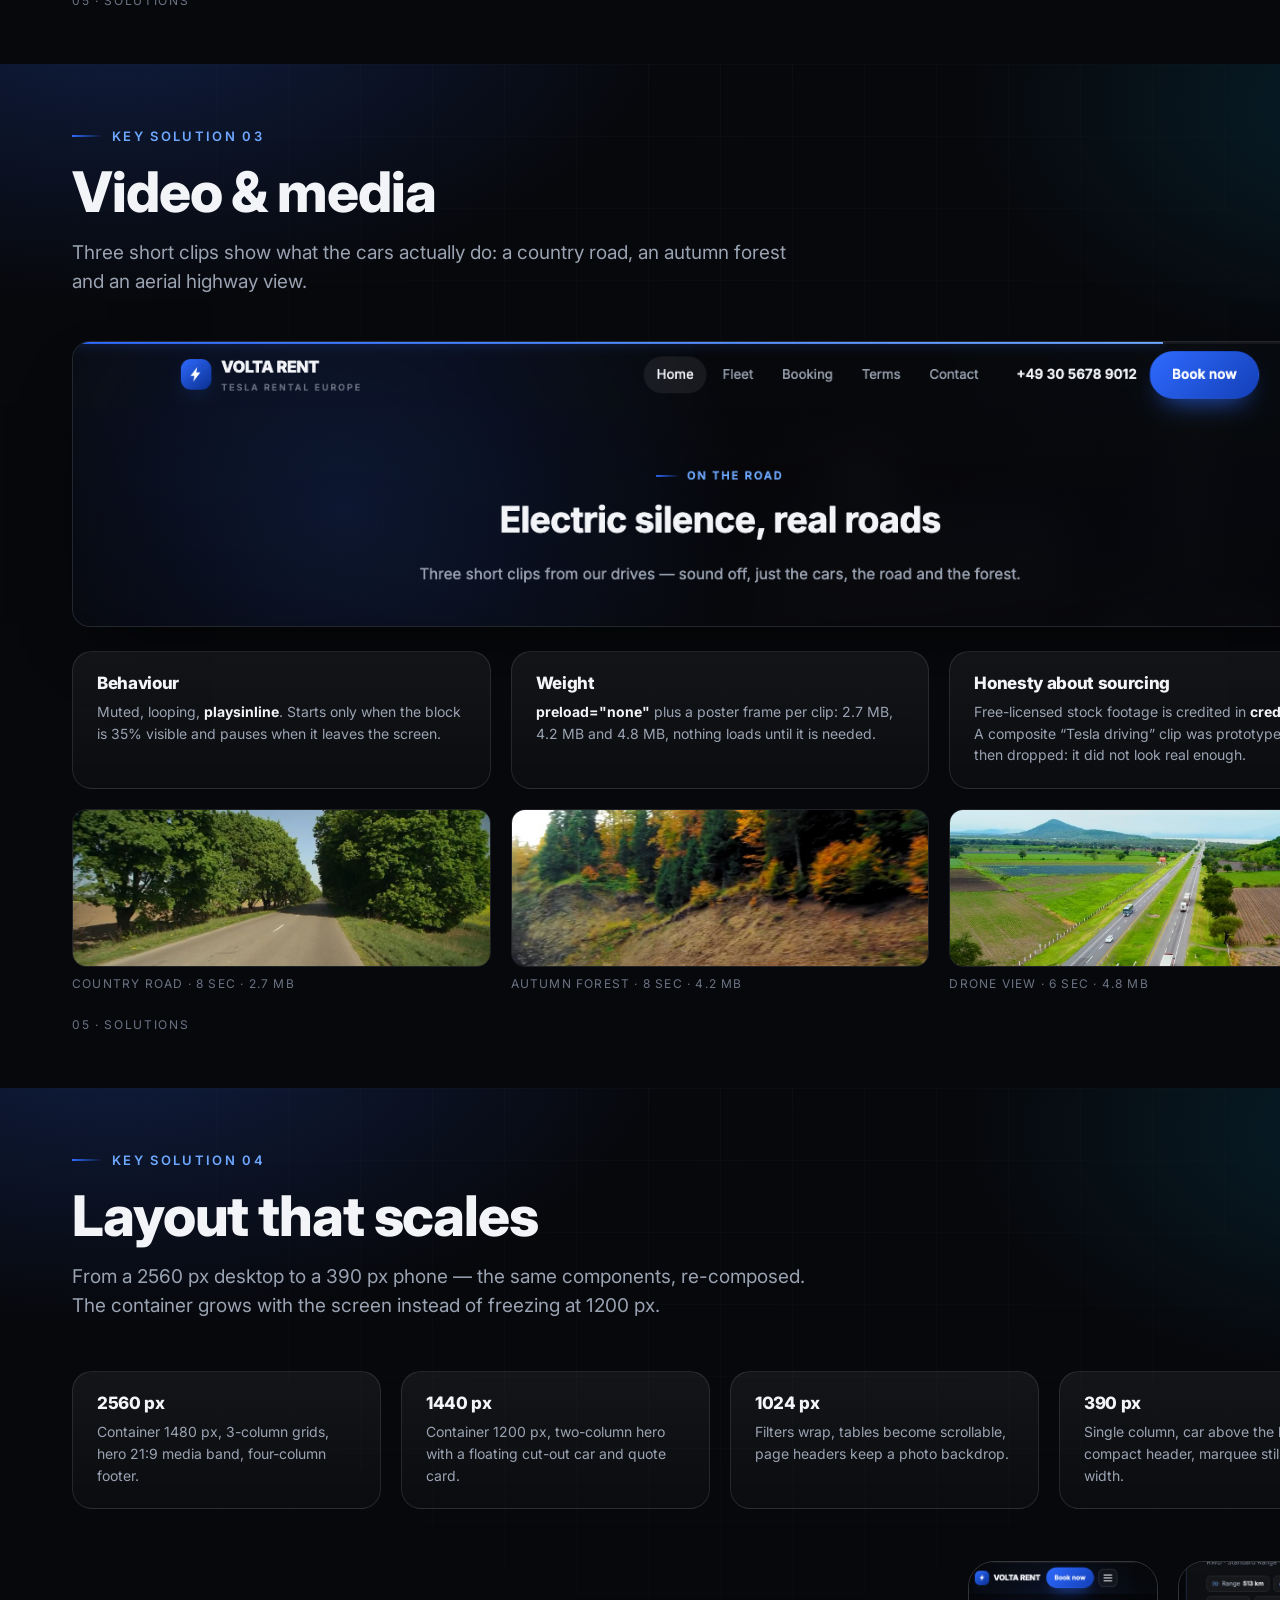
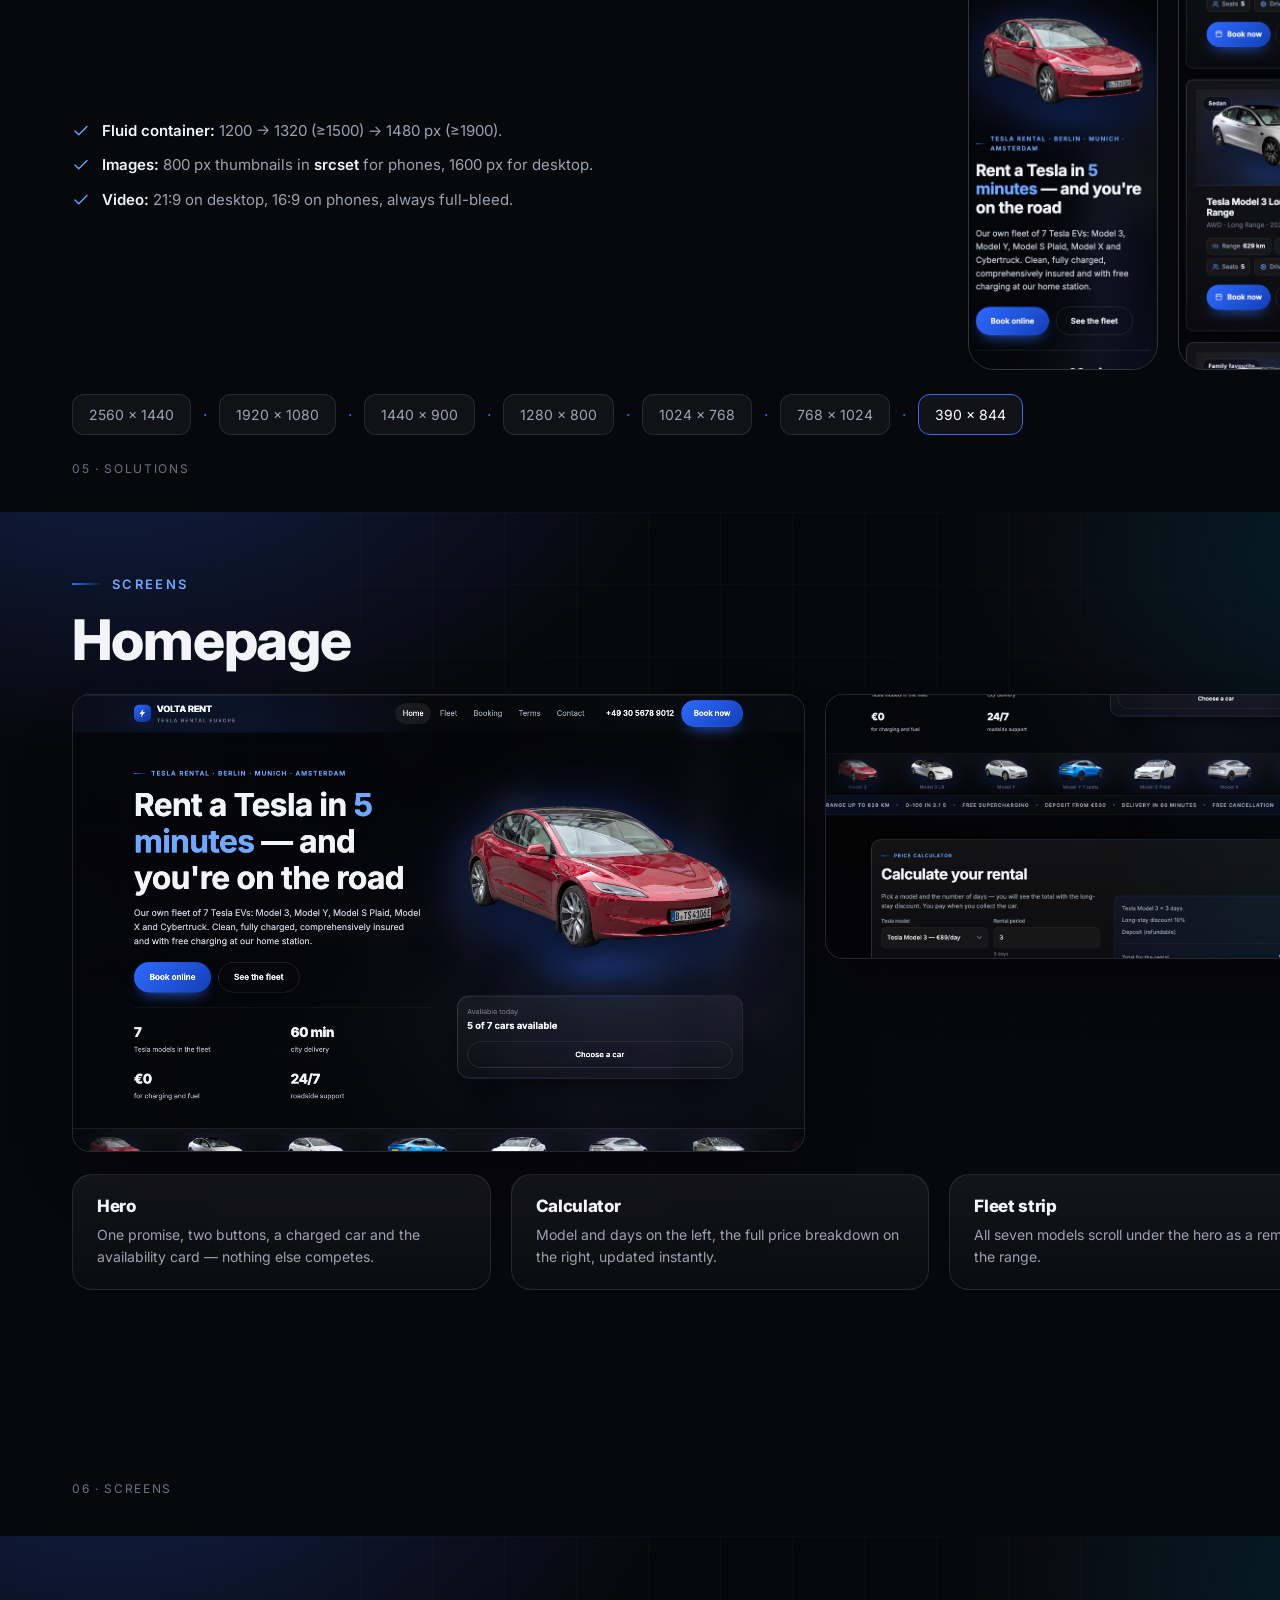
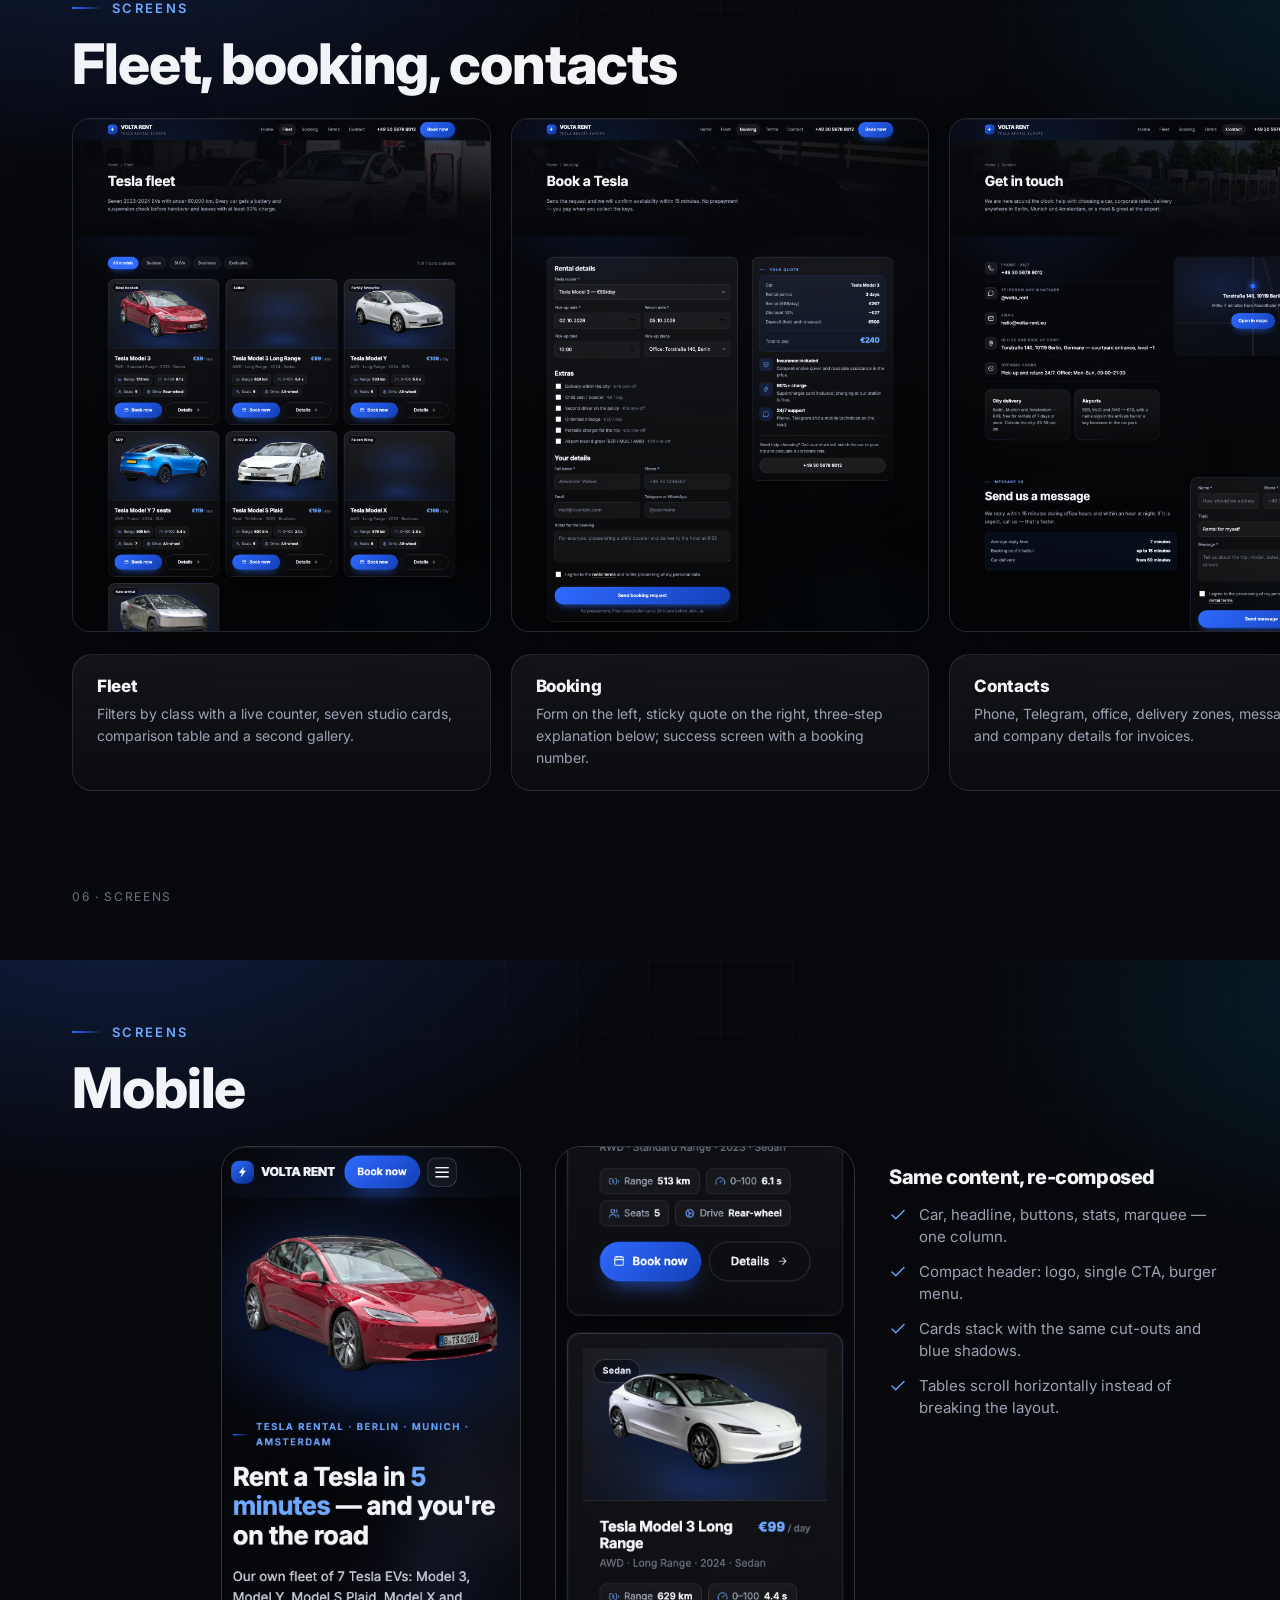
<file: presentation/behance-frames.html>
<!DOCTYPE html>
<html lang="en">
<head>
<meta charset="UTF-8">
<title>VOLTA RENT — Behance case</title>
<link rel="preconnect" href="https://fonts.googleapis.com">
<link rel="preconnect" href="https://fonts.gstatic.com" crossorigin>
<link href="https://fonts.googleapis.com/css2?family=Inter:wght@400;500;600;700;800&display=swap" rel="stylesheet">
<style>
  :root{
    --bg:#07080c; --bg2:#0b0e15; --surface:rgba(255,255,255,.045); --surface2:rgba(255,255,255,.075);
    --line:rgba(255,255,255,.10); --line2:rgba(255,255,255,.18);
    --text:#f2f4f8; --muted:#9aa3b2; --dim:#6b7383;
    --accent:#2f6bff; --accent2:#6ea8ff; --ok:#2ee6a8;
  }
  @page { size: 1440px 1024px; margin: 0; }
  *{ box-sizing:border-box; -webkit-print-color-adjust:exact; print-color-adjust:exact; }
  html{ scroll-behavior:auto; }
  body{ zoom:1; margin:0; background:var(--bg); color:var(--text);
        font-family:Inter,"Segoe UI",-apple-system,BlinkMacSystemFont,Arial,sans-serif; -webkit-font-smoothing:antialiased; }
  img{ display:block; max-width:100%; }
  .sprite{ display:none; }
  h1,h2,h3,h4{ margin:0; letter-spacing:-.02em; line-height:1.1; font-weight:800; }

  .slide{
    position:relative; width:1440px; height:1024px; padding:64px 72px 56px; overflow:hidden;
    display:flex; flex-direction:column;
    background:
      radial-gradient(900px 480px at 8% -6%, rgba(47,107,255,.22), transparent 62%),
      radial-gradient(700px 420px at 96% 4%, rgba(0,190,255,.12), transparent 60%),
      var(--bg);
  }
  .slide + .slide{ page-break-before:always; break-before:page; }
  .slide::after{
    content:""; position:absolute; inset:0; pointer-events:none;
    background-image:linear-gradient(rgba(255,255,255,.022) 1px, transparent 1px),
                     linear-gradient(90deg, rgba(255,255,255,.022) 1px, transparent 1px);
    background-size:72px 72px;
    mask-image:radial-gradient(circle at 50% 0%, #000 0%, transparent 72%);
    -webkit-mask-image:radial-gradient(circle at 50% 0%, #000 0%, transparent 72%);
  }
  .slide > *{ position:relative; z-index:1; }

  .eyebrow{ display:inline-flex; align-items:center; gap:10px; font-size:13px; font-weight:600;
            letter-spacing:.18em; text-transform:uppercase; color:var(--accent2); margin-bottom:18px; }
  .eyebrow::before{ content:""; width:30px; height:2px; background:linear-gradient(90deg,var(--accent),transparent); }

  .foot{ margin-top:auto; padding-top:26px; display:flex; justify-content:space-between;
         font-size:12px; letter-spacing:.14em; text-transform:uppercase; color:var(--dim); }
  .foot b{ color:var(--muted); font-weight:600; }

  .h-xl{ font-size:96px; letter-spacing:-.035em; }
  .h-lg{ font-size:56px; }
  .h-md{ font-size:40px; }
  .lead{ font-size:19px; line-height:1.55; color:var(--muted); max-width:62ch; }
  .muted{ color:var(--muted); } .dim{ color:var(--dim); }
  .small{ font-size:14px; }
  .accent{ color:var(--accent2); }

  .grid{ display:grid; gap:20px; }
  .g2{ grid-template-columns:repeat(2,1fr); } .g3{ grid-template-columns:repeat(3,1fr); }
  .g4{ grid-template-columns:repeat(4,1fr); } .g6{ grid-template-columns:repeat(6,1fr); }

  .card{ background:linear-gradient(180deg, rgba(255,255,255,.055), rgba(255,255,255,.02));
         border:1px solid var(--line); border-radius:20px; padding:22px 24px; }
  .card h3{ font-size:17px; margin-bottom:8px; }
  .card p{ margin:0; font-size:14px; line-height:1.55; color:var(--muted); }
  .card--num{ position:relative; padding-top:26px; }
  .card--num span.n{ position:absolute; top:-16px; left:20px; font-size:34px; font-weight:800;
                     color:transparent; -webkit-text-stroke:1px rgba(255,255,255,.28); }

  .stat{ text-align:left; }
  .stat b{ display:block; font-size:52px; font-weight:800; letter-spacing:-.04em; line-height:1; }
  .stat span{ display:block; margin-top:10px; font-size:14px; color:var(--dim); }

  .chip{ display:inline-flex; align-items:center; gap:8px; padding:8px 14px; border-radius:999px;
         background:var(--surface); border:1px solid var(--line); font-size:13px; color:var(--muted); }
  .chip--accent{ background:var(--accent); border-color:transparent; color:#fff; font-weight:600; }
  .tags{ display:flex; flex-wrap:wrap; gap:10px; }

  .btn{ display:inline-flex; align-items:center; justify-content:center; gap:9px; padding:13px 24px;
        border-radius:999px; font-size:15px; font-weight:600; border:1px solid var(--line2); background:var(--surface2); }
  .btn--primary{ background:linear-gradient(135deg,var(--accent),#1440b8); border-color:transparent;
                 box-shadow:0 14px 30px -14px rgba(47,107,255,.9); }
  .btn--ghost{ background:transparent; }
  .btn--outline{ background:rgba(255,255,255,.06); border-color:rgba(255,255,255,.5); }

  .ic{ width:22px; height:22px; flex:0 0 auto; stroke:currentColor; fill:none; }
  .ic--sm{ width:16px; height:16px; }

  .shot{ border:1px solid var(--line); border-radius:18px; overflow:hidden; background:#0c0f16;
         box-shadow:0 30px 70px -34px rgba(0,0,0,.95); }
  .shot img{ width:100%; }
  .shot--fit img{ height:412px; width:auto; max-width:100%; }
  .shot--page img{ height:512px; object-fit:cover; object-position:top center; }
  .band{ margin-top:auto; border-radius:18px; overflow:hidden; border:1px solid var(--line); background:#0c0f16; }
  .band img{ width:100%; height:214px; object-fit:cover; object-position:top center; }
  .thumb{ margin:0; }
  .thumb img{ height:158px; width:100%; object-fit:cover; object-position:top center;
              border-radius:14px; border:1px solid var(--line); }
  .thumb figcaption{ margin-top:9px; font-size:12px; letter-spacing:.1em; text-transform:uppercase; color:var(--dim); }
  .flow{ display:flex; align-items:center; gap:12px; }
  .flow span{ display:inline-flex; align-items:center; gap:8px; padding:11px 16px; border-radius:12px;
              background:var(--surface); border:1px solid var(--line); font-size:14px; color:var(--muted); }
  .flow i{ color:var(--accent); font-style:normal; }

  .swatch{ border-radius:14px; height:96px; border:1px solid var(--line); display:flex; align-items:flex-end;
           padding:10px 12px; font-size:12px; letter-spacing:.06em; }
  .spec{ display:inline-flex; align-items:center; gap:7px; padding:7px 12px; border-radius:10px;
         background:var(--surface); border:1px solid var(--line); font-size:13px; color:var(--muted); }
  .spec b{ color:var(--text); font-weight:600; }
  .spec .ic{ width:15px; height:15px; color:var(--accent2); }

  .list{ margin:0; padding:0; list-style:none; display:grid; gap:12px; }
  .list li{ display:flex; gap:12px; align-items:flex-start; font-size:15px; color:var(--muted); line-height:1.5; }
  .list li .ic{ width:18px; height:18px; margin-top:2px; color:var(--accent2); }
  .list li b{ color:var(--text); font-weight:600; }

  .kpi{ font-size:13px; color:var(--dim); border-left:2px solid var(--accent); padding-left:14px; }
  .divider{ height:1px; background:var(--line); margin:26px 0; }
  .row{ display:flex; align-items:center; gap:14px; }
  .phone{ width:390px; }
  .phone img{ border-radius:26px; border:1px solid var(--line2); }
</style>
</head>
<body>
<svg class="sprite" xmlns="http://www.w3.org/2000/svg" aria-hidden="true" focusable="false">
    <symbol id="i-zap" viewBox="0 0 24 24" fill="none" stroke="currentColor" stroke-width="1.75" stroke-linecap="round" stroke-linejoin="round">
      <path d="M15.914 4a1.5 1.5 0 00-2.474-1.561l-9 9A1.5 1.5 0 005.5 14h4.002a.5.5 0 01.471.666L8.086 20a1.5 1.5 0 002.475 1.56l9-9A1.5 1.5 0 0018.5 10h-3.997a.5.5 0 01-.472-.667z" />
    </symbol>
    <symbol id="i-shield-check" viewBox="0 0 24 24" fill="none" stroke="currentColor" stroke-width="1.75" stroke-linecap="round" stroke-linejoin="round">
      <path d="M20 13c0 5-3.5 7.5-7.66 8.95a1 1 0 0 1-.67-.01C7.5 20.5 4 18 4 13V6a1 1 0 0 1 1-1c2 0 4.5-1.2 6.24-2.72a1.17 1.17 0 0 1 1.52 0C14.51 3.81 17 5 19 5a1 1 0 0 1 1 1z" />
      <path d="m9 12 2 2 4-4" />
    </symbol>
    <symbol id="i-clock" viewBox="0 0 24 24" fill="none" stroke="currentColor" stroke-width="1.75" stroke-linecap="round" stroke-linejoin="round">
      <circle cx="12" cy="12" r="10" />
      <path d="M12 6v6l4 2" />
    </symbol>
    <symbol id="i-credit-card" viewBox="0 0 24 24" fill="none" stroke="currentColor" stroke-width="1.75" stroke-linecap="round" stroke-linejoin="round">
      <rect width="20" height="14" x="2" y="5" rx="2" />
      <line x1="2" x2="22" y1="10" y2="10" />
      <path d="M6 14h2" />
    </symbol>
    <symbol id="i-message-circle" viewBox="0 0 24 24" fill="none" stroke="currentColor" stroke-width="1.75" stroke-linecap="round" stroke-linejoin="round">
      <path d="M2.992 16.342a2 2 0 0 1 .094 1.167l-1.065 3.29a1 1 0 0 0 1.236 1.168l3.413-.998a2 2 0 0 1 1.099.092 10 10 0 1 0-4.777-4.719" />
    </symbol>
    <symbol id="i-phone" viewBox="0 0 24 24" fill="none" stroke="currentColor" stroke-width="1.75" stroke-linecap="round" stroke-linejoin="round">
      <path d="M13.832 16.568a1 1 0 0 0 1.213-.303l.355-.465A2 2 0 0 1 17 15h3a2 2 0 0 1 2 2v3a2 2 0 0 1-2 2A18 18 0 0 1 2 4a2 2 0 0 1 2-2h3a2 2 0 0 1 2 2v3a2 2 0 0 1-.8 1.6l-.468.351a1 1 0 0 0-.292 1.233 14 14 0 0 0 6.392 6.384" />
    </symbol>
    <symbol id="i-mail" viewBox="0 0 24 24" fill="none" stroke="currentColor" stroke-width="1.75" stroke-linecap="round" stroke-linejoin="round">
      <path d="m22 7-8.991 5.727a2 2 0 0 1-2.009 0L2 7" />
      <rect x="2" y="4" width="20" height="16" rx="2" />
    </symbol>
    <symbol id="i-map-pin" viewBox="0 0 24 24" fill="none" stroke="currentColor" stroke-width="1.75" stroke-linecap="round" stroke-linejoin="round">
      <path d="M20 10c0 4.993-5.539 10.193-7.399 11.799a1 1 0 0 1-1.202 0C9.539 20.193 4 14.993 4 10a8 8 0 0 1 16 0" />
      <circle cx="12" cy="10" r="3" />
    </symbol>
    <symbol id="i-check" viewBox="0 0 24 24" fill="none" stroke="currentColor" stroke-width="1.75" stroke-linecap="round" stroke-linejoin="round">
      <path d="M20 6 9 17l-5-5" />
    </symbol>
    <symbol id="i-star" viewBox="0 0 24 24" fill="none" stroke="currentColor" stroke-width="1.75" stroke-linecap="round" stroke-linejoin="round">
      <path d="M11.525 2.295a.53.53 0 0 1 .95 0l2.31 4.679a2.123 2.123 0 0 0 1.595 1.16l5.166.756a.53.53 0 0 1 .294.904l-3.736 3.638a2.123 2.123 0 0 0-.611 1.878l.882 5.14a.53.53 0 0 1-.771.56l-4.618-2.428a2.122 2.122 0 0 0-1.973 0L6.396 21.01a.53.53 0 0 1-.77-.56l.881-5.139a2.122 2.122 0 0 0-.611-1.879L2.16 9.795a.53.53 0 0 1 .294-.906l5.165-.755a2.122 2.122 0 0 0 1.597-1.16z" />
    </symbol>
    <symbol id="i-arrow-right" viewBox="0 0 24 24" fill="none" stroke="currentColor" stroke-width="1.75" stroke-linecap="round" stroke-linejoin="round">
      <path d="M5 12h14" />
      <path d="m12 5 7 7-7 7" />
    </symbol>
    <symbol id="i-plus" viewBox="0 0 24 24" fill="none" stroke="currentColor" stroke-width="1.75" stroke-linecap="round" stroke-linejoin="round">
      <path d="M5 12h14" />
      <path d="M12 5v14" />
    </symbol>
    <symbol id="i-battery-charging" viewBox="0 0 24 24" fill="none" stroke="currentColor" stroke-width="1.75" stroke-linecap="round" stroke-linejoin="round">
      <path d="m11 7-3 5h4l-3 5" />
      <path d="M14.856 6H16a2 2 0 0 1 2 2v8a2 2 0 0 1-2 2h-2.935" />
      <path d="M22 14v-4" />
      <path d="M5.14 18H4a2 2 0 0 1-2-2V8a2 2 0 0 1 2-2h2.936" />
    </symbol>
    <symbol id="i-gauge" viewBox="0 0 24 24" fill="none" stroke="currentColor" stroke-width="1.75" stroke-linecap="round" stroke-linejoin="round">
      <path d="m12 14 4-4" />
      <path d="M3.34 19a10 10 0 1 1 17.32 0" />
    </symbol>
    <symbol id="i-users" viewBox="0 0 24 24" fill="none" stroke="currentColor" stroke-width="1.75" stroke-linecap="round" stroke-linejoin="round">
      <path d="M16 21v-2a4 4 0 0 0-4-4H6a4 4 0 0 0-4 4v2" />
      <path d="M16 3.128a4 4 0 0 1 0 7.744" />
      <path d="M22 21v-2a4 4 0 0 0-3-3.87" />
      <circle cx="9" cy="7" r="4" />
    </symbol>
    <symbol id="i-cog" viewBox="0 0 24 24" fill="none" stroke="currentColor" stroke-width="1.75" stroke-linecap="round" stroke-linejoin="round">
      <path d="M11 10.27 7 3.34" />
      <path d="m11 13.73-4 6.93" />
      <path d="M12 22v-2" />
      <path d="M12 2v2" />
      <path d="M14 12h8" />
      <path d="m17 20.66-1-1.73" />
      <path d="m17 3.34-1 1.73" />
      <path d="M2 12h2" />
      <path d="m20.66 17-1.73-1" />
      <path d="m20.66 7-1.73 1" />
      <path d="m3.34 17 1.73-1" />
      <path d="m3.34 7 1.73 1" />
      <circle cx="12" cy="12" r="2" />
      <circle cx="12" cy="12" r="8" />
    </symbol>
    <symbol id="i-calendar" viewBox="0 0 24 24" fill="none" stroke="currentColor" stroke-width="1.75" stroke-linecap="round" stroke-linejoin="round">
      <path d="M8 2v3" />
      <path d="M16 2v3" />
      <rect x="3" y="3" width="18" height="18" rx="2" />
      <path d="M3 9h18" />
    </symbol>
    <symbol id="i-car-front" viewBox="0 0 24 24" fill="none" stroke="currentColor" stroke-width="1.75" stroke-linecap="round" stroke-linejoin="round">
      <path d="m21 8-2 2-1.5-3.7A2 2 0 0 0 15.646 5H8.4a2 2 0 0 0-1.903 1.257L5 10 3 8" />
      <path d="M7 14h.01" />
      <path d="M17 14h.01" />
      <rect width="18" height="8" x="3" y="10" rx="2" />
      <path d="M5 18v2" />
      <path d="M19 18v2" />
    </symbol>
    <symbol id="i-sparkles" viewBox="0 0 24 24" fill="none" stroke="currentColor" stroke-width="1.75" stroke-linecap="round" stroke-linejoin="round">
      <path d="M11.017 2.814a1 1 0 0 1 1.966 0l1.051 5.558a2 2 0 0 0 1.594 1.594l5.558 1.051a1 1 0 0 1 0 1.966l-5.558 1.051a2 2 0 0 0-1.594 1.594l-1.051 5.558a1 1 0 0 1-1.966 0l-1.051-5.558a2 2 0 0 0-1.594-1.594l-5.558-1.051a1 1 0 0 1 0-1.966l5.558-1.051a2 2 0 0 0 1.594-1.594z" />
      <path d="M20 2v4" />
      <path d="M22 4h-4" />
      <circle cx="4" cy="20" r="2" />
    </symbol>
    <symbol id="i-key-round" viewBox="0 0 24 24" fill="none" stroke="currentColor" stroke-width="1.75" stroke-linecap="round" stroke-linejoin="round">
      <path d="M2.586 17.414A2 2 0 0 0 2 18.828V21a1 1 0 0 0 1 1h3a1 1 0 0 0 1-1v-1a1 1 0 0 1 1-1h1a1 1 0 0 0 1-1v-1a1 1 0 0 1 1-1h.172a2 2 0 0 0 1.414-.586l.814-.814a6.5 6.5 0 1 0-4-4z" />
      <circle cx="16.5" cy="7.5" r=".5" fill="currentColor" />
    </symbol>
    <symbol id="i-route" viewBox="0 0 24 24" fill="none" stroke="currentColor" stroke-width="1.75" stroke-linecap="round" stroke-linejoin="round">
      <circle cx="6" cy="19" r="3" />
      <path d="M9 19h8.5a3.5 3.5 0 0 0 0-7h-11a3.5 3.5 0 0 1 0-7H15" />
      <circle cx="18" cy="5" r="3" />
    </symbol>
    <symbol id="i-banknote" viewBox="0 0 24 24" fill="none" stroke="currentColor" stroke-width="1.75" stroke-linecap="round" stroke-linejoin="round">
      <rect width="20" height="12" x="2" y="6" rx="2" />
      <circle cx="12" cy="12" r="2" />
      <path d="M6 12h.01M18 12h.01" />
    </symbol>
    <symbol id="i-send" viewBox="0 0 24 24" fill="none" stroke="currentColor" stroke-width="1.75" stroke-linecap="round" stroke-linejoin="round">
      <path d="M14.536 21.686a.5.5 0 0 0 .937-.024l6.5-19a.496.496 0 0 0-.635-.635l-19 6.5a.5.5 0 0 0-.024.937l7.93 3.18a2 2 0 0 1 1.112 1.11z" />
      <path d="m21.854 2.147-10.94 10.939" />
    </symbol>
    <symbol id="i-x" viewBox="0 0 24 24" fill="none" stroke="currentColor" stroke-width="1.75" stroke-linecap="round" stroke-linejoin="round">
      <path d="M18 6 6 18" />
      <path d="m6 6 12 12" />
    </symbol>
    <symbol id="i-play" viewBox="0 0 24 24" fill="none" stroke="currentColor" stroke-width="1.75" stroke-linecap="round" stroke-linejoin="round">
      <path d="M5 5a2 2 0 0 1 3.008-1.728l11.997 6.998a2 2 0 0 1 .003 3.458l-12 7A2 2 0 0 1 5 19z" />
    </symbol>
    <symbol id="i-pause" viewBox="0 0 24 24" fill="none" stroke="currentColor" stroke-width="1.75" stroke-linecap="round" stroke-linejoin="round">
      <rect x="14" y="3" width="5" height="18" rx="1" />
      <rect x="5" y="3" width="5" height="18" rx="1" />
    </symbol>
    <symbol id="i-calculator" viewBox="0 0 24 24" fill="none" stroke="currentColor" stroke-width="1.75" stroke-linecap="round" stroke-linejoin="round">
      <rect width="16" height="20" x="4" y="2" rx="2" />
      <line x1="8" x2="16" y1="6" y2="6" />
      <line x1="16" x2="16" y1="14" y2="18" />
      <path d="M16 10h.01" />
      <path d="M12 10h.01" />
      <path d="M8 10h.01" />
      <path d="M12 14h.01" />
      <path d="M8 14h.01" />
      <path d="M12 18h.01" />
      <path d="M8 18h.01" />
    </symbol>
</svg>

<!-- ============================== 01 · COVER ============================== -->
<section class="slide" id="s1" style="padding-bottom:64px">
  <div class="eyebrow">Case study · 2026 · Berlin</div>
  <h1 class="h-xl">VOLTA RENT</h1>
  <p class="lead" style="margin-top:18px;font-size:24px;color:#c3c9d4;max-width:56ch">
    Tesla rental in Europe — design, copy and hand-coded website.</p>
  <div class="tags" style="margin-top:22px">
    <span class="chip chip--accent">UX / UI</span>
    <span class="chip">Design system</span>
    <span class="chip">Frontend (no frameworks)</span>
    <span class="chip">Content &amp; media</span>
  </div>
  <div class="shot" style="margin-top:34px">
    <img src="shots/home-hero.png" alt="Homepage hero">
  </div>
  <div class="foot"><span><b>VOLTA RENT</b> · Tesla rental in Europe</span><span>01 / 17</span></div>
</section>

<!-- ============================== 02 · AT A GLANCE ============================== -->
<section class="slide" id="s2">
  <div class="eyebrow">At a glance</div>
  <h2 class="h-lg">What was built</h2>
  <p class="lead" style="margin-top:14px">A four-page static website for a Tesla rental company: English copy, prices in euro,
    own fleet of seven EVs, booking flow with a live quote — no CMS, no build step, no dependencies.</p>

  <div class="grid g3" style="margin-top:44px">
    <div class="stat"><b>4</b><span>pages: home, fleet, booking, contacts</span></div>
    <div class="stat"><b>7</b><span>Tesla models with studio cut-outs</span></div>
    <div class="stat"><b>3</b><span>short video clips on the site</span></div>
    <div class="stat"><b>26</b><span>Lucide icons in one inline sprite</span></div>
    <div class="stat"><b>23</b><span>media assets with documented licences</span></div>
    <div class="stat"><b>0</b><span>frameworks and npm dependencies</span></div>
  </div>

  <div class="card" style="margin-top:40px">
    <p><b style="color:var(--text)">Stack:</b> hand-written HTML, CSS and vanilla JavaScript ·
      <b style="color:var(--text)">Weight:</b> 18&nbsp;MB with all media, 3.3&nbsp;MB of code and images ·
      <b style="color:var(--text)">Works offline</b> from a local folder, no server required.</p>
  </div>
  <div class="grid g4" style="margin-top:34px">
    <figure class="thumb"><img src="shots/home-hero.png" alt="Home"><figcaption>Home</figcaption></figure>
    <figure class="thumb"><img src="shots/fleet.png" alt="Fleet"><figcaption>Fleet</figcaption></figure>
    <figure class="thumb"><img src="shots/booking.png" alt="Booking"><figcaption>Booking</figcaption></figure>
    <figure class="thumb"><img src="shots/contacts.png" alt="Contacts"><figcaption>Contacts</figcaption></figure>
  </div>
  <div class="foot"><span>01 · Overview</span><span>02 / 17</span></div>
</section>

<!-- ============================== 03 · BRIEF / GOALS ============================== -->
<section class="slide" id="s3">
  <div class="eyebrow">Technical brief</div>
  <h2 class="h-lg">Goals</h2>
  <p class="lead" style="margin-top:14px">The brief was collected from the client's requests and turned into a short,
    measurable set of goals.</p>

  <div class="grid g2" style="margin-top:38px">
    <div class="card card--num"><span class="n">01</span>
      <h3>Sell without phone calls</h3>
      <p>Let a customer pick a model, see the exact price for their dates and send a booking request online, 24/7.</p></div>
    <div class="card card--num"><span class="n">02</span>
      <h3>Transparent pricing</h3>
      <p>Euro prices with 19% VAT included, deposit and discounts visible before the request is sent — no hidden charges.</p></div>
    <div class="card card--num"><span class="n">03</span>
      <h3>Premium dark brand</h3>
      <p>A calm, cinematic look that makes seven electric cars feel like a fleet worth flying for.</p></div>
    <div class="card card--num"><span class="n">04</span>
      <h3>Easy for the owner to update</h3>
      <p>Plain files: prices and copy live in readable arrays and HTML — editable without a developer or a build pipeline.</p></div>
  </div>

  <div class="divider"></div>
  <div class="grid g4" style="margin-top:26px">
    <div class="card"><h3>Booking requests</h3><p>Primary conversion — a submitted request with dates and contacts.</p></div>
    <div class="card"><h3>Mobile share</h3><p>More than half of the traffic is expected from phones; layout is built mobile-first.</p></div>
    <div class="card"><h3>Scroll to rates</h3><p>How many visitors reach the price table — the clearest sign the offer is understood.</p></div>
    <div class="card"><h3>Time to request</h3><p>Landing → submitted form. Target: under two minutes with the calculator.</p></div>
  </div>

  <div class="band"><img src="shots/crop-calculator.png" alt="Price calculator"></div>
  <div class="foot"><span>02 · Brief</span><span>03 / 17</span></div>
</section>

<!-- ============================== 04 · AUDIENCE ============================== -->
<section class="slide" id="s4">
  <div class="eyebrow">Technical brief</div>
  <h2 class="h-lg">Audience &amp; scenarios</h2>

  <div class="grid g3" style="margin-top:38px">
    <div class="card">
      <span class="chip" style="margin-bottom:14px">Business traveller</span>
      <h3>Lands in Berlin, needs a car in an hour</h3>
      <p>Books a Model S Plaid or Model X for airport pick-up, expects an invoice with VAT and a named driver on the policy.
        Cares about status, speed and zero paperwork.</p>
    </div>
    <div class="card">
      <span class="chip" style="margin-bottom:14px">Family &amp; tourists</span>
      <h3>Long weekend, 500 km of countryside</h3>
      <p>Takes a Model Y or the 7-seat version. Needs range confidence, child seat, unlimited mileage and a clear answer
        on where to charge.</p>
    </div>
    <div class="card">
      <span class="chip" style="margin-bottom:14px">Creators &amp; events</span>
      <h3>Shoot on Saturday, wedding in June</h3>
      <p>Rents a Cybertruck or Model X with Falcon Wing doors for a few hours. Needs a car that photographs well and
        an operator who delivers on time.</p>
    </div>
  </div>

  <div class="divider"></div>
  <div class="grid g2">
    <div>
      <h3 style="font-size:17px;margin-bottom:12px">What it means for the UI</h3>
      <ul class="list">
        <li><svg class="ic"><use href="#i-check"/></svg><span><b>Prices and deposits</b> are always visible, also in the fleet cards.</span></li>
        <li><svg class="ic"><use href="#i-check"/></svg><span><b>Airport delivery</b> and city delivery are separate options with fixed prices.</span></li>
        <li><svg class="ic"><use href="#i-check"/></svg><span><b>Range, seats and drivetrain</b> are shown as scannable chips, not paragraphs.</span></li>
      </ul>
    </div>
    <div>
      <h3 style="font-size:17px;margin-bottom:12px">Language &amp; market</h3>
      <ul class="list">
        <li><svg class="ic"><use href="#i-check"/></svg><span>English copy, <b>EUR</b> prices, EU/EEA licence rules and 19% VAT.</span></li>
        <li><svg class="ic"><use href="#i-check"/></svg><span>Cities: <b>Berlin, Munich, Amsterdam</b>; airports BER, MUC, AMS.</span></li>
        <li><svg class="ic"><use href="#i-check"/></svg><span>Cross-border travel inside the EU is allowed and explained in the FAQ.</span></li>
      </ul>
    </div>
  </div>
  <div class="foot"><span>02 · Brief</span><span>04 / 17</span></div>
</section>

<!-- ============================== 05 · FUNCTIONAL REQUIREMENTS ============================== -->
<section class="slide" id="s5">
  <div class="eyebrow">Technical brief</div>
  <h2 class="h-lg">Functional requirements</h2>

  <div class="grid g2" style="margin-top:36px">
    <ul class="list">
      <li><svg class="ic"><use href="#i-check"/></svg><span><b>Price calculator</b> — model × days, automatic long-stay discounts, extras.</span></li>
      <li><svg class="ic"><use href="#i-check"/></svg><span><b>Fleet filter</b> — sedans, SUVs, business, exclusive, with a live counter.</span></li>
      <li><svg class="ic"><use href="#i-check"/></svg><span><b>Booking form</b> — live quote, extras, date and phone validation, booking number.</span></li>
      <li><svg class="ic"><use href="#i-check"/></svg><span><b>Gallery</b> — real photos of interiors, details and charging.</span></li>
      <li><svg class="ic"><use href="#i-check"/></svg><span><b>FAQ accordion</b> — charging, documents, cross-border travel, corporate rental.</span></li>
    </ul>
    <ul class="list">
      <li><svg class="ic"><use href="#i-check"/></svg><span><b>Contacts</b> — delivery zones, airports, opening hours, company details.</span></li>
      <li><svg class="ic"><use href="#i-check"/></svg><span><b>Reviews &amp; social proof</b> — rating and three customer stories.</span></li>
      <li><svg class="ic"><use href="#i-check"/></svg><span><b>Video block</b> — three short clips, muted, autoplay-on-visible, with posters.</span></li>
      <li><svg class="ic"><use href="#i-check"/></svg><span><b>Fallbacks</b> — cut-out → photo → vector illustration if media is missing.</span></li>
      <li><svg class="ic"><use href="#i-check"/></svg><span><b>Consistent header &amp; footer</b> on all four pages, sticky navigation.</span></li>
    </ul>
  </div>

  <div class="divider"></div>
  <div class="grid g3">
    <figure class="thumb"><img src="shots/crop-calculator.png" alt="Calculator"><figcaption>Calculator</figcaption></figure>
    <figure class="thumb"><img src="shots/crop-filters.png" alt="Fleet filter"><figcaption>Fleet filter</figcaption></figure>
    <figure class="thumb"><img src="shots/crop-quote.png" alt="Live quote"><figcaption>Live quote</figcaption></figure>
  </div>
  <div class="foot"><span>02 · Brief</span><span>05 / 17</span></div>
</section>

<!-- ============================== 06 · NON-FUNCTIONAL ============================== -->
<section class="slide" id="s6">
  <div class="eyebrow">Technical brief</div>
  <h2 class="h-lg">Non-functional requirements &amp; constraints</h2>

  <div class="grid g3" style="margin-top:36px">
    <div class="card"><h3>Responsive 2560 → 390</h3>
      <p>Fluid container 1200 → 1320 → 1480 px, car cards and galleries reflow, hero collapses to one column below 900 px.</p></div>
    <div class="card"><h3>No backend</h3>
      <p>The site is static; the booking form validates and stores the request in the browser, structured so a CRM or
        Telegram bot can be plugged into one handler.</p></div>
    <div class="card"><h3>Licence-clean media only</h3>
      <p>Every photo and clip comes from Wikimedia Commons or Mixkit with a documented licence in
        <b style="color:var(--text)">credits.json</b>.</p></div>
    <div class="card"><h3>Accessibility</h3>
      <p>Semantic markup, visible <b style="color:var(--text)">:focus-visible</b> rings, keyboard-friendly accordion,
        and all motion disabled under <b style="color:var(--text)">prefers-reduced-motion</b>.</p></div>
    <div class="card"><h3>Performance budget</h3>
      <p>Lazy media, 800 px thumbnails via <b style="color:var(--text)">srcset</b>, hero preload, video
        <b style="color:var(--text)">preload="none"</b> with posters to avoid layout shift.</p></div>
    <div class="card"><h3>Maintainability</h3>
      <p>One CSS design system, one JS file with data arrays (models, extras, discounts), one README with a
        replacement checklist.</p></div>
  </div>
  <div class="divider"></div>
  <div class="grid g3">
    <div class="card"><h3>No CMS</h3><p>Seven models and six extras live in one readable array; the owner can change a price
      in a text editor and reload the page.</p></div>
    <div class="card"><h3>No tracking scripts</h3><p>Nothing third-party is loaded: only Google Fonts for Inter, with a system
      fallback. Analytics can be added deliberately later.</p></div>
    <div class="card"><h3>No fake urgency</h3><p>No countdown timers or “2 cars left” pressure — the only live number is the
      genuine availability card in the hero.</p></div>
  </div>
  <div class="foot"><span>02 · Brief</span><span>06 / 17</span></div>
</section>

<!-- ============================== 07 · STRUCTURE ============================== -->
<section class="slide" id="s7">
  <div class="eyebrow">Information architecture</div>
  <h2 class="h-lg">Site structure</h2>

  <div class="grid g4" style="margin-top:36px">
    <div class="card"><span class="chip chip--accent" style="margin-bottom:12px">Home</span>
      <ul class="list" style="gap:8px">
        <li class="small muted">Hero · price calculator</li>
        <li class="small muted">Why us · popular models · steps</li>
        <li class="small muted">Rates · terms · reviews</li>
        <li class="small muted">Gallery · video · FAQ · CTA</li>
      </ul></div>
    <div class="card"><span class="chip" style="margin-bottom:12px">Fleet</span>
      <ul class="list" style="gap:8px">
        <li class="small muted">Class filters + counter</li>
        <li class="small muted">7 model cards with specs</li>
        <li class="small muted">Comparison table</li>
        <li class="small muted">Gallery · CTA</li>
      </ul></div>
    <div class="card"><span class="chip" style="margin-bottom:12px">Booking</span>
      <ul class="list" style="gap:8px">
        <li class="small muted">Rental details + extras</li>
        <li class="small muted">Sticky quote panel</li>
        <li class="small muted">3-step explanation</li>
        <li class="small muted">Success screen with booking number</li>
      </ul></div>
    <div class="card"><span class="chip" style="margin-bottom:12px">Contacts</span>
      <ul class="list" style="gap:8px">
        <li class="small muted">Phone, Telegram, email, office</li>
        <li class="small muted">Delivery zones &amp; airports</li>
        <li class="small muted">Message form</li>
        <li class="small muted">Company details</li>
      </ul></div>
  </div>

  <div class="divider"></div>
  <h3 style="font-size:18px;margin-bottom:16px">Main user journey</h3>
  <div class="flow" style="flex-wrap:wrap">
    <span><svg class="ic ic--sm"><use href="#i-car-front"/></svg>Landing</span><i>›</i>
    <span><svg class="ic ic--sm"><use href="#i-calculator"/></svg>Price calculator</span><i>›</i>
    <span><svg class="ic ic--sm"><use href="#i-route"/></svg>Fleet: pick a model</span><i>›</i>
    <span><svg class="ic ic--sm"><use href="#i-calendar"/></svg>Booking form</span><i>›</i>
    <span style="border-color:var(--accent);color:#fff"><svg class="ic ic--sm"><use href="#i-check"/></svg>Request sent</span>
  </div>
  <p class="lead" style="margin-top:22px">Navigation keeps four destinations visible at all times; every page ends with
    the same booking CTA, so a conversion is never more than one click away.</p>
  <div class="foot"><span>03 · Structure</span><span>07 / 17</span></div>
</section>

<!-- ============================== 08 · COLOUR & TYPE ============================== -->
<section class="slide" id="s8">
  <div class="eyebrow">Design system</div>
  <h2 class="h-lg">Colour &amp; typography</h2>

  <div class="grid g4" style="margin-top:34px">
    <div><div class="swatch" style="background:#07080c">#07080C · background</div></div>
    <div><div class="swatch" style="background:#0b0e15">#0B0E15 · surface</div></div>
    <div><div class="swatch" style="background:#2f6bff;color:#fff">#2F6BFF · accent</div></div>
    <div><div class="swatch" style="background:#6ea8ff;color:#07142e">#6EA8FF · accent light</div></div>
    <div><div class="swatch" style="background:#f2f4f8;color:#0a0c12">#F2F4F8 · text</div></div>
    <div><div class="swatch" style="background:#9aa3b2;color:#0a0c12">#9AA3B2 · muted</div></div>
    <div><div class="swatch" style="background:#2ee6a8;color:#052a1e">#2EE6A8 · success</div></div>
    <div><div class="swatch" style="background:linear-gradient(135deg,#2f6bff,#1440b8)">gradient · primary</div></div>
  </div>

  <div class="divider"></div>
  <div class="grid g2">
    <div>
      <h3 style="font-size:17px;margin-bottom:14px">Type scale — Inter</h3>
      <div style="display:grid;gap:10px">
        <div style="font-size:56px;font-weight:800;letter-spacing:-.03em;line-height:1">Rent a Tesla</div>
        <div style="font-size:32px;font-weight:700;letter-spacing:-.02em" class="muted">Section heading · 32/40</div>
        <div style="font-size:17px" class="muted">Body text · 17/26 — comfortable reading on dark glass surfaces.</div>
        <div style="font-size:13px;letter-spacing:.14em;text-transform:uppercase" class="dim">Eyebrow · 13 / 0.14em</div>
      </div>
    </div>
    <div>
      <h3 style="font-size:17px;margin-bottom:14px">Rules</h3>
      <ul class="list">
        <li><svg class="ic"><use href="#i-check"/></svg><span><b>Blue is action.</b> Accent only on buttons, links, active chips and numbers.</span></li>
        <li><svg class="ic"><use href="#i-check"/></svg><span><b>One accent per screen</b> — the car photo and the CTA never compete.</span></li>
        <li><svg class="ic"><use href="#i-check"/></svg><span><b>Negative tracking</b> on headlines (−0.02…−0.04em) for a modern, dense look.</span></li>
        <li><svg class="ic"><use href="#i-check"/></svg><span><b>Contrast:</b> body text on background ≥ 7:1, muted text ≥ 4.5:1.</span></li>
      </ul>
    </div>
  </div>
  <div class="foot"><span>04 · Design system</span><span>08 / 17</span></div>
</section>

<!-- ============================== 09 · COMPONENTS ============================== -->
<section class="slide" id="s9">
  <div class="eyebrow">Design system</div>
  <h2 class="h-lg">Components</h2>

  <div class="grid g3" style="margin-top:32px">
    <div class="card">
      <h3 style="margin-bottom:16px">Buttons</h3>
      <div style="display:grid;gap:12px;justify-items:start">
        <span class="btn btn--primary"><svg class="ic ic--sm"><use href="#i-calendar"/></svg>Book now</span>
        <span class="btn btn--ghost">Details <svg class="ic ic--sm"><use href="#i-arrow-right"/></svg></span>
        <span class="btn btn--outline">+49 30 5678 9012</span>
      </div>
    </div>

    <div class="card">
      <h3 style="margin-bottom:16px">Chips &amp; specs</h3>
      <div class="tags" style="margin-bottom:14px">
        <span class="chip chip--accent">All models</span>
        <span class="chip">Sedans</span>
        <span class="chip">SUVs</span>
      </div>
      <div class="tags">
        <span class="spec"><svg class="ic"><use href="#i-battery-charging"/></svg>Range <b>629 km</b></span>
        <span class="spec"><svg class="ic"><use href="#i-gauge"/></svg>0–100 <b>2.1 s</b></span>
        <span class="spec"><svg class="ic"><use href="#i-users"/></svg>Seats <b>5</b></span>
      </div>
    </div>

    <div class="card">
      <h3 style="margin-bottom:16px">Icons — Lucide</h3>
      <div class="row" style="flex-wrap:wrap;gap:16px;font-size:0">
        <svg class="ic" style="width:26px;height:26px"><use href="#i-zap"/></svg>
        <svg class="ic" style="width:26px;height:26px"><use href="#i-shield-check"/></svg>
        <svg class="ic" style="width:26px;height:26px"><use href="#i-clock"/></svg>
        <svg class="ic" style="width:26px;height:26px"><use href="#i-credit-card"/></svg>
        <svg class="ic" style="width:26px;height:26px"><use href="#i-phone"/></svg>
        <svg class="ic" style="width:26px;height:26px"><use href="#i-map-pin"/></svg>
        <svg class="ic" style="width:26px;height:26px"><use href="#i-car-front"/></svg>
        <svg class="ic" style="width:26px;height:26px"><use href="#i-star"/></svg>
      </div>
      <p style="margin-top:14px">One inline SVG sprite, 26 symbols, 15–34 px sizes, colour from <b style="color:var(--text)">currentColor</b>.</p>
    </div>
  </div>

  <div class="grid g2" style="margin-top:20px">
    <div class="card">
      <h3 style="margin-bottom:16px">Inputs &amp; form rows</h3>
      <div style="display:grid;gap:12px">
        <div style="padding:13px 15px;border:1px solid var(--line);border-radius:12px;background:rgba(255,255,255,.035);font-size:15px" class="dim">Alexander Weber</div>
        <div style="padding:13px 15px;border:1px solid var(--line);border-radius:12px;background:rgba(255,255,255,.035);font-size:15px" class="dim">Tesla Model Y — €109/day ▾</div>
        <div class="row"><span class="chip chip--accent" style="padding:6px 12px">✓</span><span class="small muted">Validation states: inline message + accent border</span></div>
      </div>
    </div>
    <div class="card">
      <h3 style="margin-bottom:16px">Card anatomy (car)</h3>
      <div class="grid g2" style="gap:18px;align-items:center">
        <img src="../assets/img/cut/modely.webp" alt="Model Y" style="filter:drop-shadow(0 16px 22px rgba(0,0,0,.55)) drop-shadow(0 10px 28px rgba(47,107,255,.35))">
        <div style="display:grid;gap:10px">
          <div class="row" style="justify-content:space-between"><b>Tesla Model Y</b><b class="accent">€109 <span class="dim small">/ day</span></b></div>
          <div class="small dim">AWD · Long Range · 2024 · SUV</div>
          <span class="spec" style="width:max-content"><svg class="ic"><use href="#i-battery-charging"/></svg>Range <b>533 km</b></span>
        </div>
      </div>
    </div>
  </div>
  <div class="grid g3" style="margin-top:20px">
    <div class="card">
      <h3 style="margin-bottom:14px">Badges &amp; labels</h3>
      <div class="tags">
        <span class="chip chip--accent" style="font-size:12px;padding:6px 12px">MOST BOOKED</span>
        <span class="chip" style="font-size:12px;padding:6px 12px">FALCON WING</span>
        <span class="chip" style="font-size:12px;padding:6px 12px">NEW ARRIVAL</span>
      </div>
      <p style="margin-top:12px">Pill badges sit on the photo, blur the backdrop and stay readable on any frame.</p>
    </div>
    <div class="card">
      <h3 style="margin-bottom:14px">Price breakdown</h3>
      <div style="display:grid;gap:8px;font-size:13px">
        <div class="row" style="justify-content:space-between"><span class="muted">Tesla Model 3 × 3 days</span><b>€267</b></div>
        <div class="row" style="justify-content:space-between"><span class="muted">Long-stay discount 10%</span><b>−€27</b></div>
        <div class="row" style="justify-content:space-between"><span class="muted">Deposit (refundable)</span><b>€500</b></div>
        <div class="row" style="justify-content:space-between;padding-top:8px;border-top:1px dashed var(--line2)">
          <span class="muted">Total for the rental</span><b class="accent" style="font-size:20px">€240</b></div>
      </div>
    </div>
    <div class="card">
      <h3 style="margin-bottom:14px">Video card</h3>
      <div style="position:relative;border-radius:14px;overflow:hidden;border:1px solid var(--line)">
        <img src="shots/videos.png" alt="Video card" style="height:104px;object-fit:cover;object-position:left center">
        <span style="position:absolute;right:10px;top:10px;width:32px;height:32px;border-radius:50%;
                     background:rgba(47,107,255,.9);display:grid;place-items:center">
          <svg class="ic ic--sm" style="width:14px;height:14px"><use href="#i-pause"/></svg></span>
      </div>
      <p style="margin-top:12px">Poster, caption chip and a play/pause control that follows scroll visibility.</p>
    </div>
  </div>
  <div class="foot"><span>04 · Design system</span><span>09 / 17</span></div>
</section>

<!-- ============================== 10 · SOLUTION 01 · CUT-OUTS ============================== -->
<section class="slide" id="s10">
  <div class="eyebrow">Key solution 01</div>
  <h2 class="h-lg">Cars without background</h2>
  <p class="lead" style="margin-top:14px">Studio-style cards instead of stock photos: every model is cut out from a real photo
    and placed on a dark panel with a blue shadow and glow.</p>

  <div class="shot shot--fit" style="margin-top:26px;display:grid;place-items:center;padding:14px">
    <img src="shots/cut-fix.png" alt="Cut-outs before and after the source frames were replaced">
  </div>

  <div class="grid g3" style="margin-top:26px">
    <div class="card"><h3>1 · Find a whole car</h3>
      <p>The first attempt failed: several source photos were tight crops, so the cut-out inherited a sliced bumper.
        Edge coverage was measured to catch this automatically (0.72 → 0.07).</p></div>
    <div class="card"><h3>2 · Cut with Apple Vision</h3>
      <p>A small Swift tool runs <b style="color:var(--text)">VNGenerateForegroundInstanceMaskRequest</b> offline —
        no third-party model, no upload, transparent WebP out (75–110 KB each).</p></div>
    <div class="card"><h3>3 · Light it</h3>
      <p>A blurred blue ellipse plus a two-stop <b style="color:var(--text)">drop-shadow</b> anchors the car; on hover the
        shadow deepens and the car lifts 4 px.</p></div>
  </div>
  <div class="foot"><span>05 · Solutions</span><span>10 / 17</span></div>
</section>

<!-- ============================== 11 · SOLUTION 02 · MOTION ============================== -->
<section class="slide" id="s11">
  <div class="eyebrow">Key solution 02</div>
  <h2 class="h-lg">Motion that carries the fleet</h2>
  <p class="lead" style="margin-top:14px">A continuous strip of all seven models right under the hero, plus a spec ticker,
    counted-up statistics and pointer-aware highlights.</p>

  <div class="shot" style="margin-top:28px"><img src="shots/marquee.png" alt="Fleet marquee"></div>

  <div class="grid g4" style="margin-top:24px">
    <div class="card"><h3>Car marquee</h3><p>14 tiles (7 + a duplicate) scroll seamlessly, pause on hover, each tile links to its fleet card.</p></div>
    <div class="card"><h3>Spec ticker</h3><p>Range, acceleration, deposit and delivery scroll as a thin band and pause on hover.</p></div>
    <div class="card"><h3>Count-up stats</h3><p>Fleet size and delivery time animate once, when the hero enters the viewport.</p></div>
    <div class="card"><h3>Respect the user</h3><p>Every animation is GPU-only (transform/opacity) and switched off under reduced-motion.</p></div>
  </div>

  <div class="grid g2" style="margin-top:20px">
    <div class="band" style="margin-top:0"><img src="shots/crop-stats.png" alt="Count-up stats"></div>
    <div class="band" style="margin-top:0"><img src="shots/crop-filters.png" alt="Hover and spotlight states"></div>
  </div>
  <div class="foot"><span>05 · Solutions</span><span>11 / 17</span></div>
</section>

<!-- ============================== 12 · SOLUTION 03 · MEDIA ============================== -->
<section class="slide" id="s12">
  <div class="eyebrow">Key solution 03</div>
  <h2 class="h-lg">Video &amp; media</h2>
  <p class="lead" style="margin-top:14px">Three short clips show what the cars actually do: a country road, an autumn forest
    and an aerial highway view.</p>

  <div class="shot" style="margin-top:26px"><img src="shots/videos.png" alt="On the road section"></div>

  <div class="grid g3" style="margin-top:24px">
    <div class="card"><h3>Behaviour</h3><p>Muted, looping, <b style="color:var(--text)">playsinline</b>.
      Starts only when the block is 35% visible and pauses when it leaves the screen.</p></div>
    <div class="card"><h3>Weight</h3><p><b style="color:var(--text)">preload="none"</b> plus a poster frame per clip:
      2.7 MB, 4.2 MB and 4.8 MB, nothing loads until it is needed.</p></div>
    <div class="card"><h3>Honesty about sourcing</h3><p>Free-licensed stock footage is credited in
      <b style="color:var(--text)">credits.json</b>. A composite “Tesla driving” clip was prototyped and then dropped:
      it did not look real enough.</p></div>
  </div>

  <div class="grid g3" style="margin-top:20px">
    <figure class="thumb"><img src="../assets/img/video-nature.jpg" alt="Country road"><figcaption>Country road · 8 sec · 2.7 MB</figcaption></figure>
    <figure class="thumb"><img src="../assets/img/video-forest.jpg" alt="Autumn forest"><figcaption>Autumn forest · 8 sec · 4.2 MB</figcaption></figure>
    <figure class="thumb"><img src="../assets/img/video-drone.jpg" alt="Drone view"><figcaption>Drone view · 6 sec · 4.8 MB</figcaption></figure>
  </div>
  <div class="foot"><span>05 · Solutions</span><span>12 / 17</span></div>
</section>

<!-- ============================== 13 · SOLUTION 04 · ADAPTIVE ============================== -->
<section class="slide" id="s13">
  <div class="eyebrow">Key solution 04</div>
  <h2 class="h-lg">Layout that scales</h2>
  <p class="lead" style="margin-top:14px">From a 2560 px desktop to a 390 px phone — the same components, re-composed.
    The container grows with the screen instead of freezing at 1200 px.</p>

  <div class="grid g4" style="margin-top:32px">
    <div class="card"><h3>2560 px</h3><p>Container 1480 px, 3-column grids, hero 21:9 media band, four-column footer.</p></div>
    <div class="card"><h3>1440 px</h3><p>Container 1200 px, two-column hero with a floating cut-out car and quote card.</p></div>
    <div class="card"><h3>1024 px</h3><p>Filters wrap, tables become scrollable, page headers keep a photo backdrop.</p></div>
    <div class="card"><h3>390 px</h3><p>Single column, car above the headline, compact header, marquee still full-width.</p></div>
  </div>

  <div class="divider"></div>
  <div class="grid g2" style="align-items:center">
    <ul class="list">
      <li><svg class="ic"><use href="#i-check"/></svg><span><b>Fluid container:</b> 1200 → 1320 (≥1500) → 1480 px (≥1900).</span></li>
      <li><svg class="ic"><use href="#i-check"/></svg><span><b>Images:</b> 800 px thumbnails in <b style="color:var(--text)">srcset</b> for phones, 1600 px for desktop.</span></li>
      <li><svg class="ic"><use href="#i-check"/></svg><span><b>Video:</b> 21:9 on desktop, 16:9 on phones, always full-bleed.</span></li>
    </ul>
    <div class="row" style="gap:20px;justify-content:flex-end">
      <div class="phone" style="width:190px"><img src="shots/phone-home.png" alt="Mobile home"></div>
      <div class="phone" style="width:190px"><img src="shots/phone-fleet.png" alt="Mobile fleet"></div>
    </div>
  </div>

  <div class="flow" style="margin-top:24px;flex-wrap:wrap">
    <span>2560 × 1440</span><i>·</i><span>1920 × 1080</span><i>·</i><span>1440 × 900</span><i>·</i>
    <span>1280 × 800</span><i>·</i><span>1024 × 768</span><i>·</i><span>768 × 1024</span><i>·</i>
    <span style="border-color:var(--accent);color:#fff">390 × 844</span>
  </div>
  <div class="foot"><span>05 · Solutions</span><span>13 / 17</span></div>
</section>

<!-- ============================== 14 · SCREEN · HOME ============================== -->
<section class="slide" id="s14" style="padding-bottom:40px">
  <div class="eyebrow">Screens</div>
  <h2 class="h-lg" style="margin-bottom:22px">Homepage</h2>
  <div class="row" style="gap:20px;align-items:flex-start">
    <div class="shot" style="flex:1.35"><img src="shots/home-hero.png" alt="Homepage hero"></div>
    <div class="shot" style="flex:1"><img src="shots/home-cards.png" alt="Fleet cards"></div>
  </div>
  <div class="grid g3" style="margin-top:22px">
    <div class="card"><h3>Hero</h3><p>One promise, two buttons, a charged car and the availability card — nothing else competes.</p></div>
    <div class="card"><h3>Calculator</h3><p>Model and days on the left, the full price breakdown on the right, updated instantly.</p></div>
    <div class="card"><h3>Fleet strip</h3><p>All seven models scroll under the hero as a reminder of the range.</p></div>
  </div>
  <div class="foot"><span>06 · Screens</span><span>14 / 17</span></div>
</section>

<!-- ============================== 15 · SCREENS · FLEET / BOOKING / CONTACTS ============================== -->
<section class="slide" id="s15">
  <div class="eyebrow">Screens</div>
  <h2 class="h-lg" style="margin-bottom:22px">Fleet, booking, contacts</h2>
  <div class="grid g3">
    <div class="shot shot--page"><img src="shots/fleet.png" alt="Fleet page"></div>
    <div class="shot shot--page"><img src="shots/booking.png" alt="Booking page"></div>
    <div class="shot shot--page"><img src="shots/contacts.png" alt="Contacts page"></div>
  </div>
  <div class="grid g3" style="margin-top:22px">
    <div class="card"><h3>Fleet</h3><p>Filters by class with a live counter, seven studio cards, comparison table and a second gallery.</p></div>
    <div class="card"><h3>Booking</h3><p>Form on the left, sticky quote on the right, three-step explanation below; success screen with a booking number.</p></div>
    <div class="card"><h3>Contacts</h3><p>Phone, Telegram, office, delivery zones, message form and company details for invoices.</p></div>
  </div>
  <div class="foot"><span>06 · Screens</span><span>15 / 17</span></div>
</section>

<!-- ============================== 16 · SCREENS · MOBILE ============================== -->
<section class="slide" id="s16">
  <div class="eyebrow">Screens</div>
  <h2 class="h-lg" style="margin-bottom:26px">Mobile</h2>
  <div class="row" style="gap:34px;justify-content:center;align-items:flex-start">
    <div class="phone" style="width:300px"><img src="shots/phone-home.png" alt="Mobile home"></div>
    <div class="phone" style="width:300px"><img src="shots/phone-fleet.png" alt="Mobile fleet"></div>
    <div style="max-width:330px;display:grid;gap:16px;padding-top:20px">
      <h3 style="font-size:20px">Same content, re-composed</h3>
      <ul class="list">
        <li><svg class="ic"><use href="#i-check"/></svg><span>Car, headline, buttons, stats, marquee — one column.</span></li>
        <li><svg class="ic"><use href="#i-check"/></svg><span>Compact header: logo, single CTA, burger menu.</span></li>
        <li><svg class="ic"><use href="#i-check"/></svg><span>Cards stack with the same cut-outs and blue shadows.</span></li>
        <li><svg class="ic"><use href="#i-check"/></svg><span>Tables scroll horizontally instead of breaking the layout.</span></li>
      </ul>
    </div>
  </div>
  <div class="foot"><span>06 · Screens</span><span>16 / 17</span></div>
</section>

<!-- ============================== 17 · RESULTS ============================== -->
<section class="slide" id="s17">
  <div class="eyebrow">Wrap-up</div>
  <h2 class="h-lg">Result &amp; next steps</h2>

  <div class="grid g2" style="margin-top:34px">
    <div>
      <h3 style="font-size:18px;margin-bottom:16px">Delivered</h3>
      <ul class="list">
        <li><svg class="ic"><use href="#i-check"/></svg><span>Four pages in English with EUR pricing and EU rental terms.</span></li>
        <li><svg class="ic"><use href="#i-check"/></svg><span>Seven Tesla models with verified, background-free cut-outs.</span></li>
        <li><svg class="ic"><use href="#i-check"/></svg><span>Calculator, fleet filter, booking flow with validation and a booking number.</span></li>
        <li><svg class="ic"><use href="#i-check"/></svg><span>Motion layer: car marquee, spec ticker, counters, spotlight, scroll progress.</span></li>
        <li><svg class="ic"><use href="#i-check"/></svg><span>23 licensed media assets, credits file, README with a replacement checklist.</span></li>
      </ul>
    </div>
    <div>
      <h3 style="font-size:18px;margin-bottom:16px">Planned next</h3>
      <ul class="list">
        <li><svg class="ic"><use href="#i-arrow-right"/></svg><span>Connect the form to a CRM or Telegram bot for instant requests.</span></li>
        <li><svg class="ic"><use href="#i-arrow-right"/></svg><span>Shoot the client's own cars and replace the stock photos and clips.</span></li>
        <li><svg class="ic"><use href="#i-arrow-right"/></svg><span>German and Dutch versions with a language switch.</span></li>
        <li><svg class="ic"><use href="#i-arrow-right"/></svg><span>Analytics, SEO metadata per model page and A/B tests on the hero CTA.</span></li>
      </ul>
    </div>
  </div>

  <div class="divider"></div>
  <div class="grid g4">
    <div class="stat"><b>18 MB</b><span>total project weight</span></div>
    <div class="stat"><b>50</b><span>files, hand-written</span></div>
    <div class="stat"><b>4.9</b><span>rating shown from 380 rentals</span></div>
    <div class="stat"><b>100%</b><span>media with documented licences</span></div>
  </div>

  <div class="band" style="margin-top:26px"><img src="shots/home-mid.png" alt="Homepage overview"></div>
  <div class="foot"><span><b>Thank you</b> · questions: hello@volta-rent.eu</span><span>17 / 17</span></div>
</section>

</body>
</html>
</file>
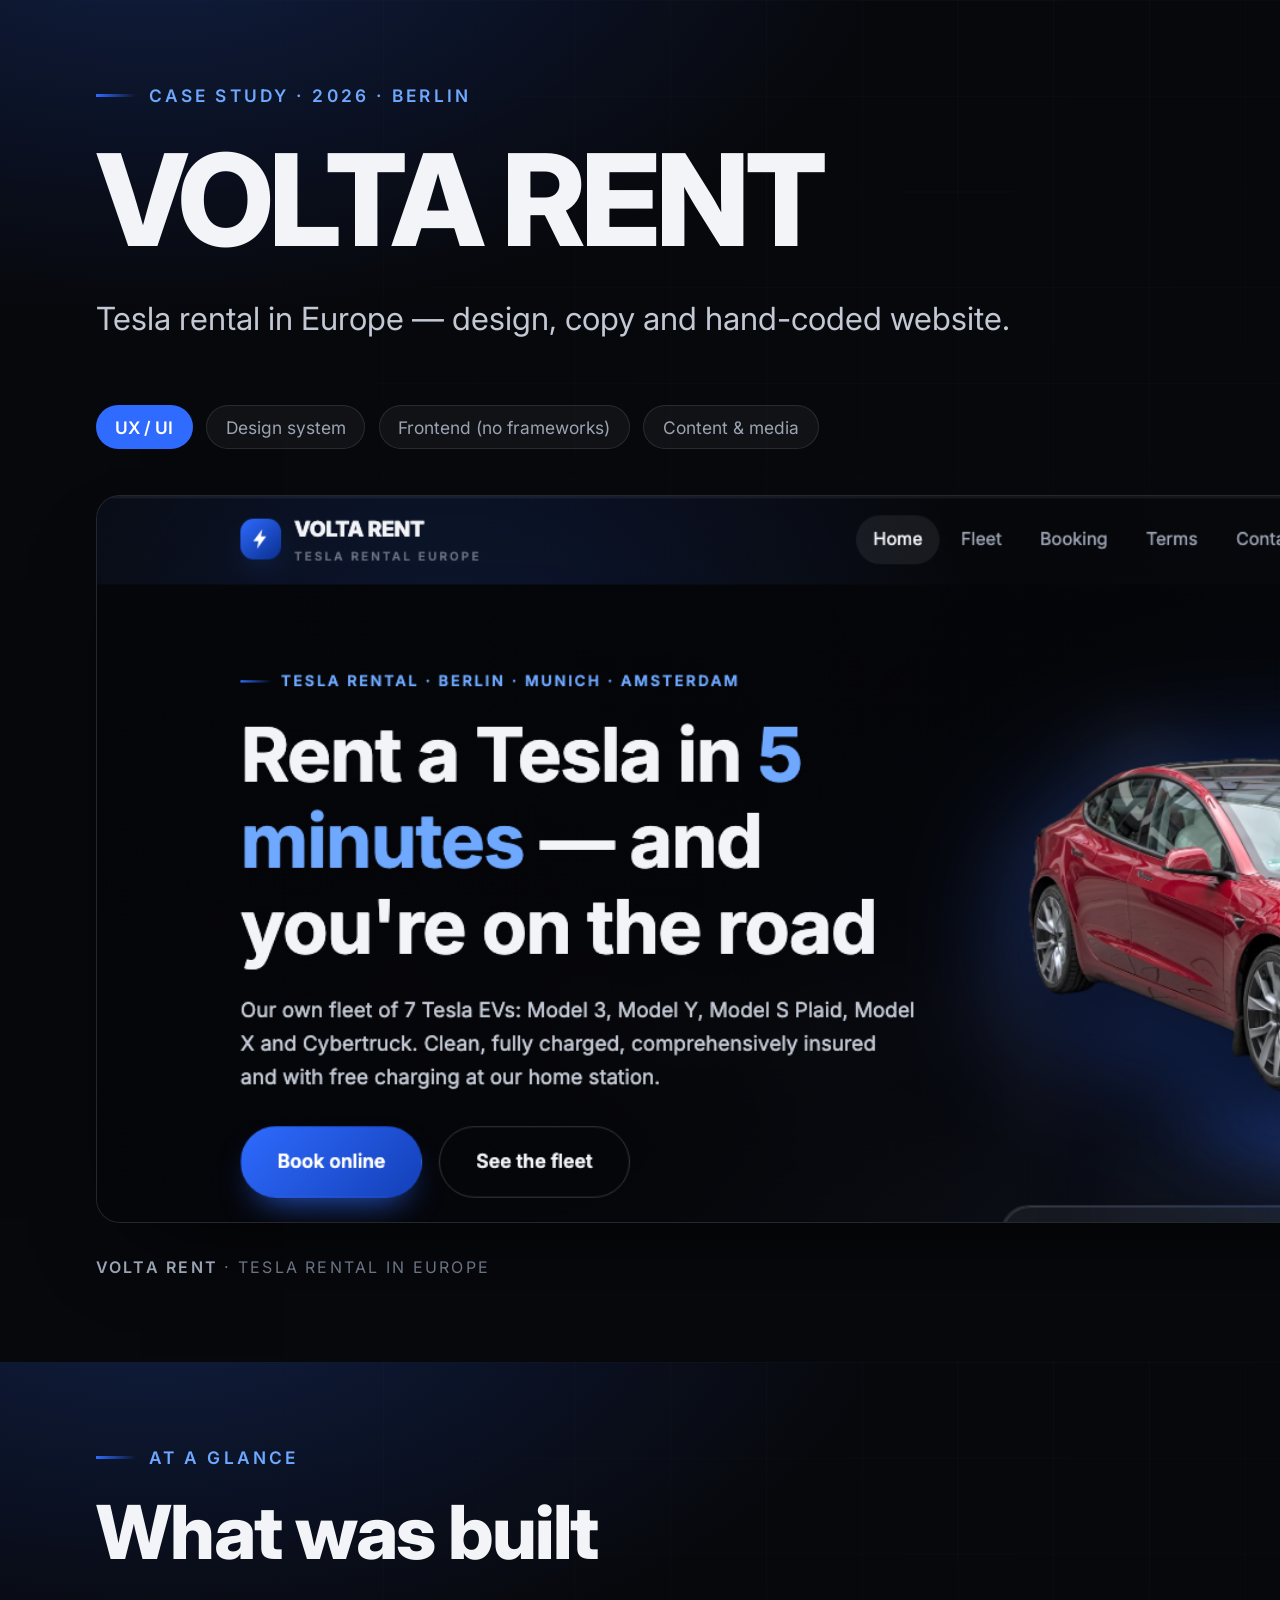
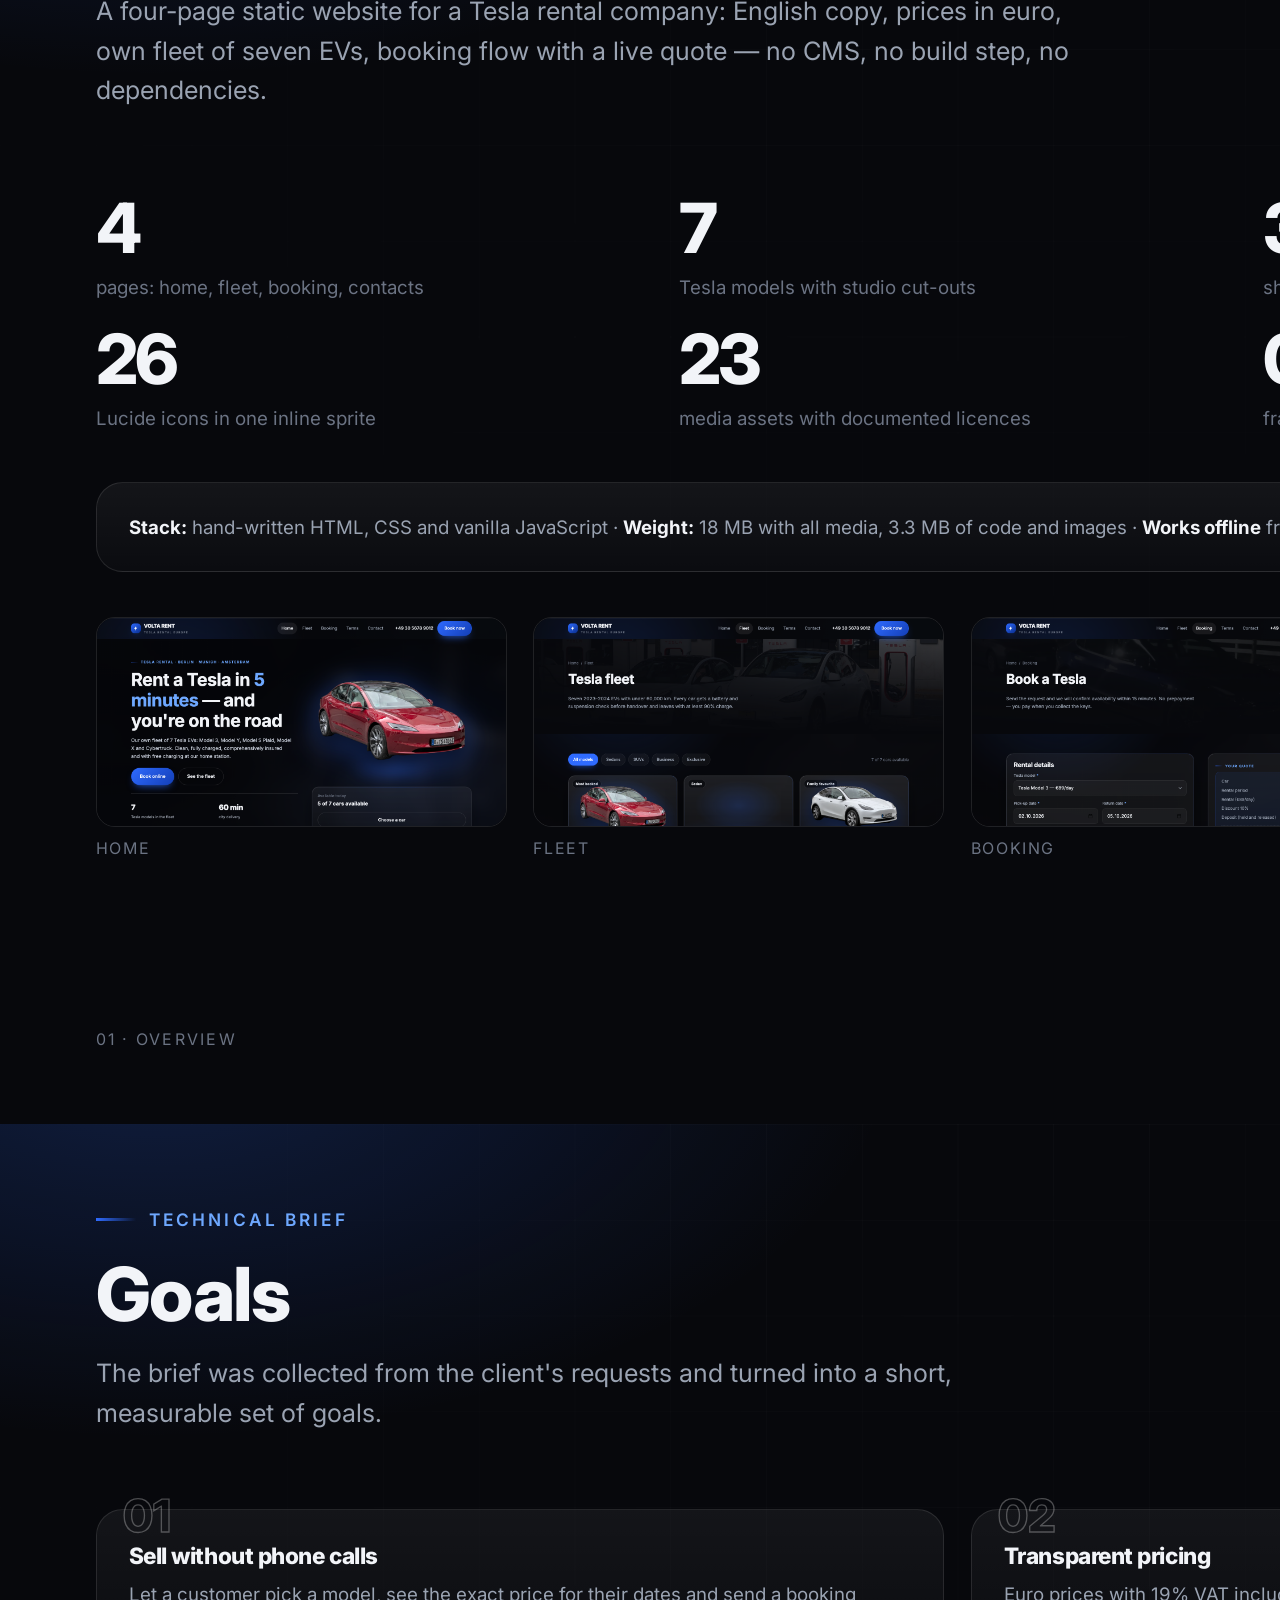
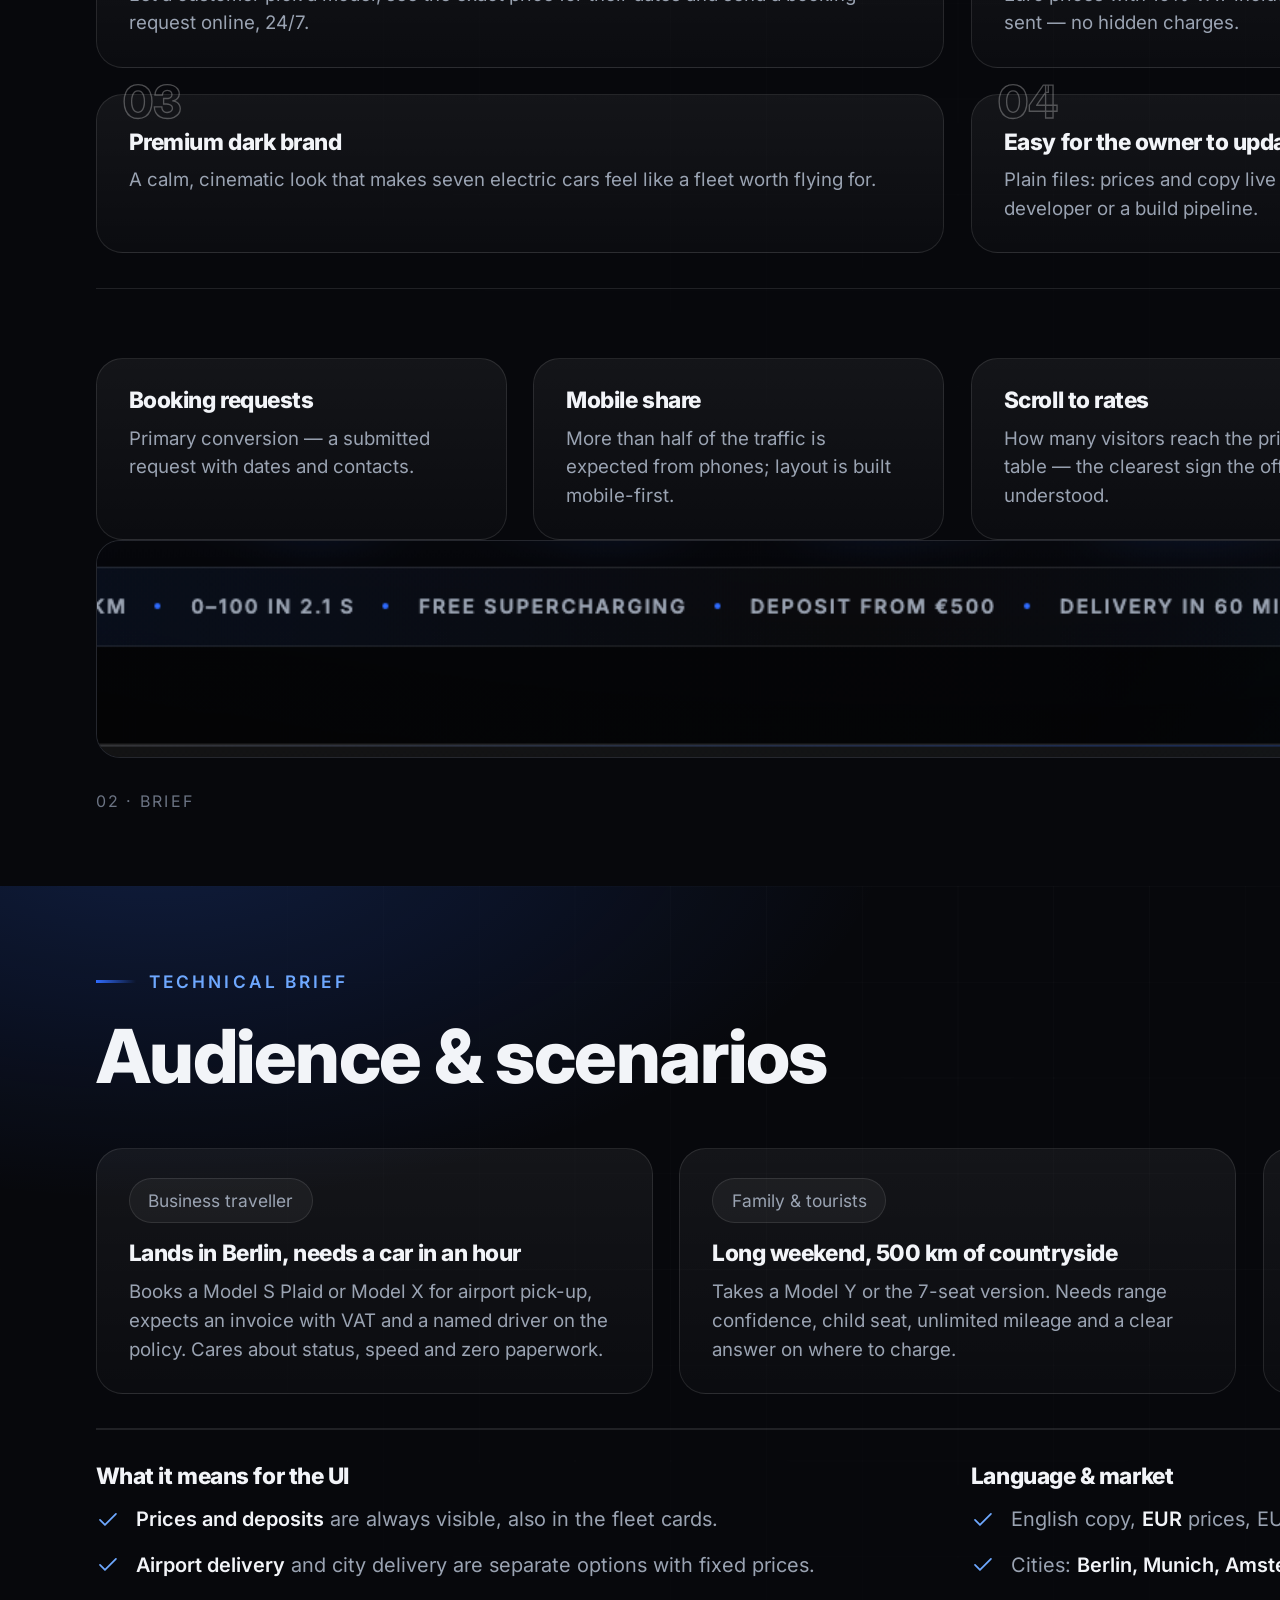
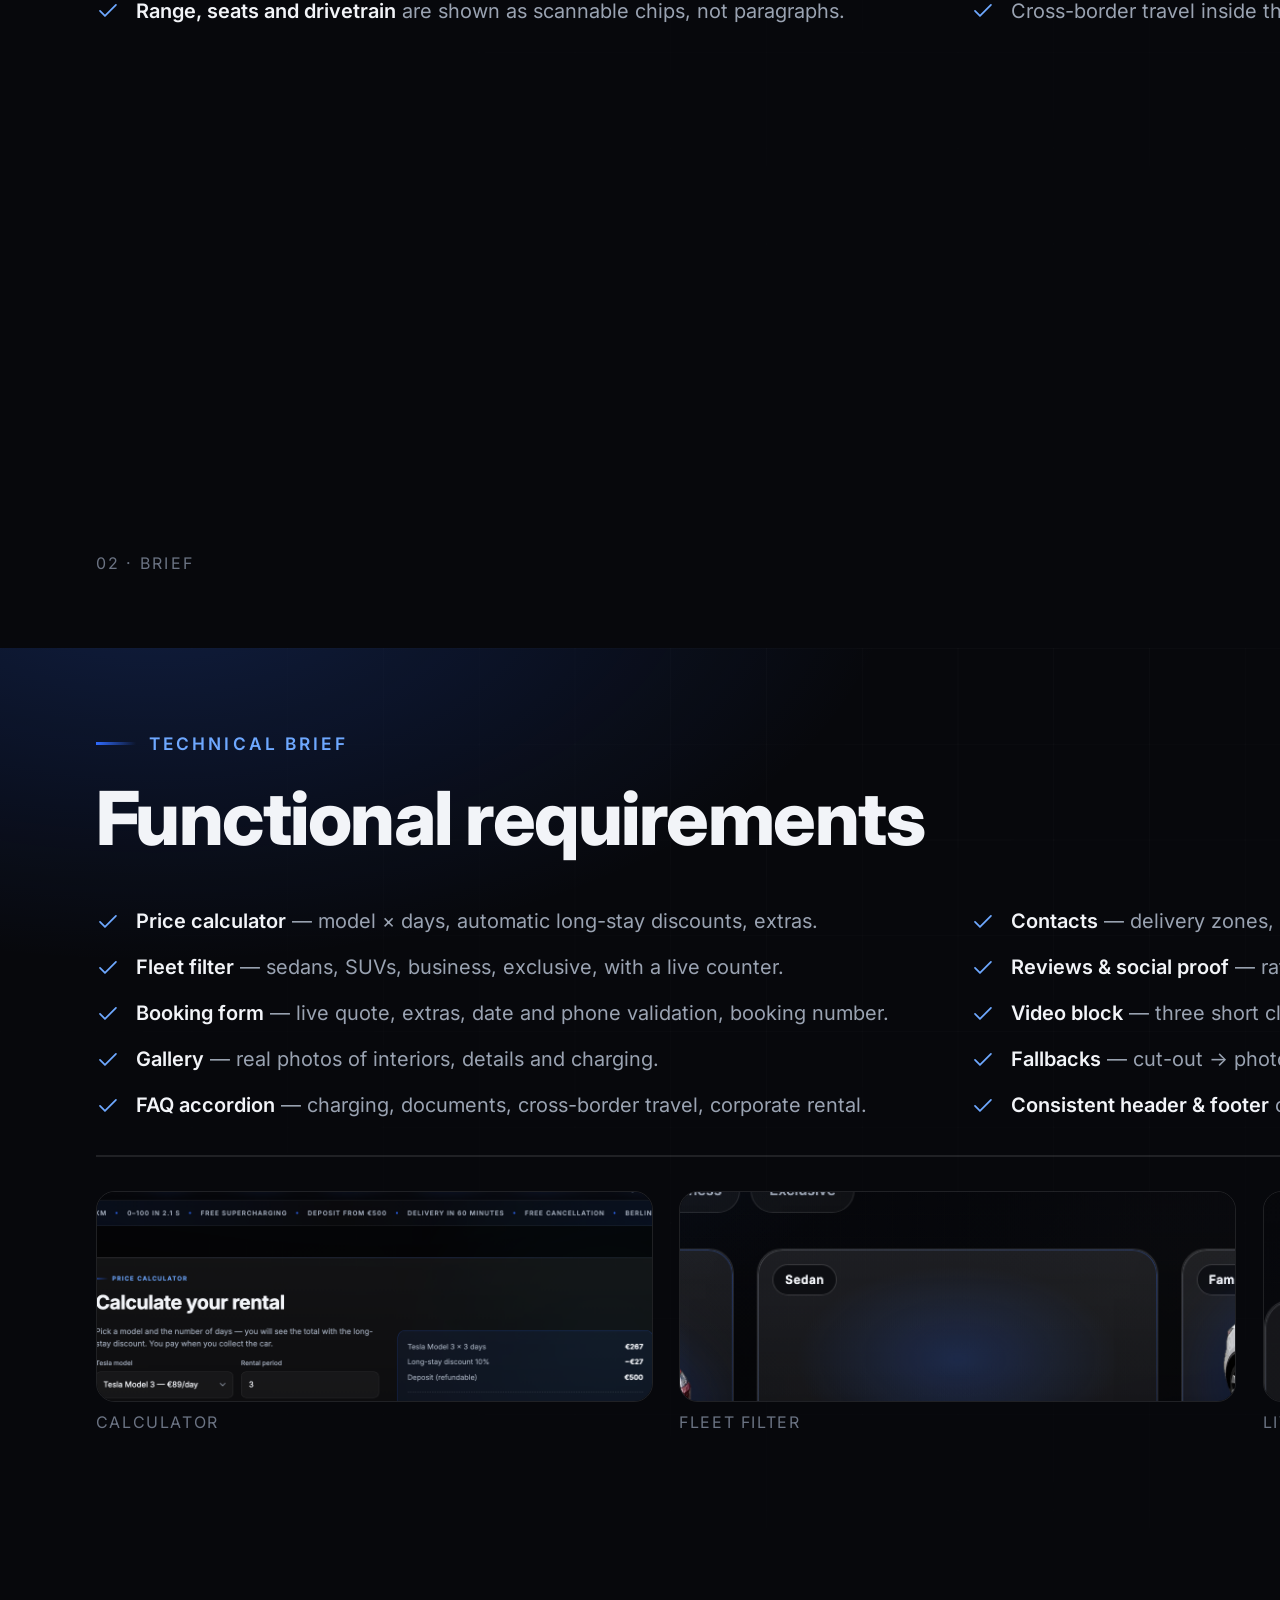
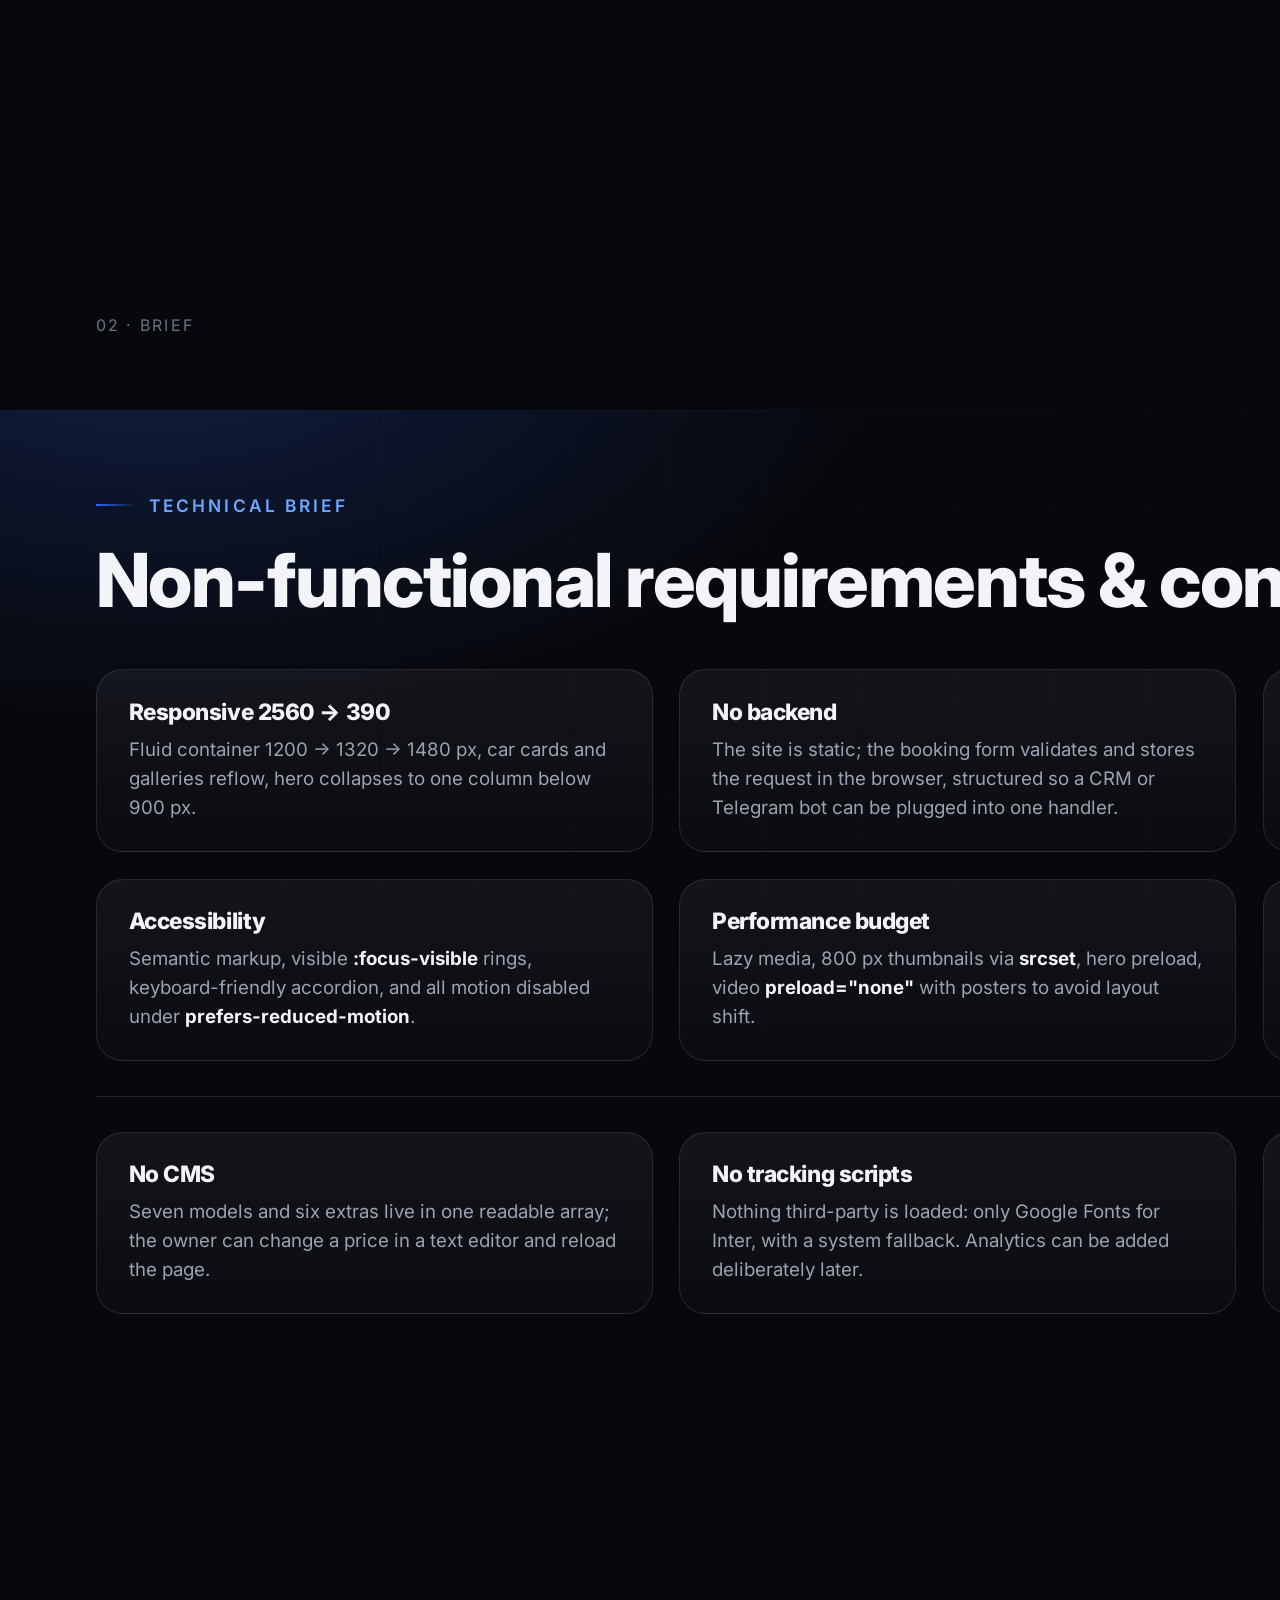
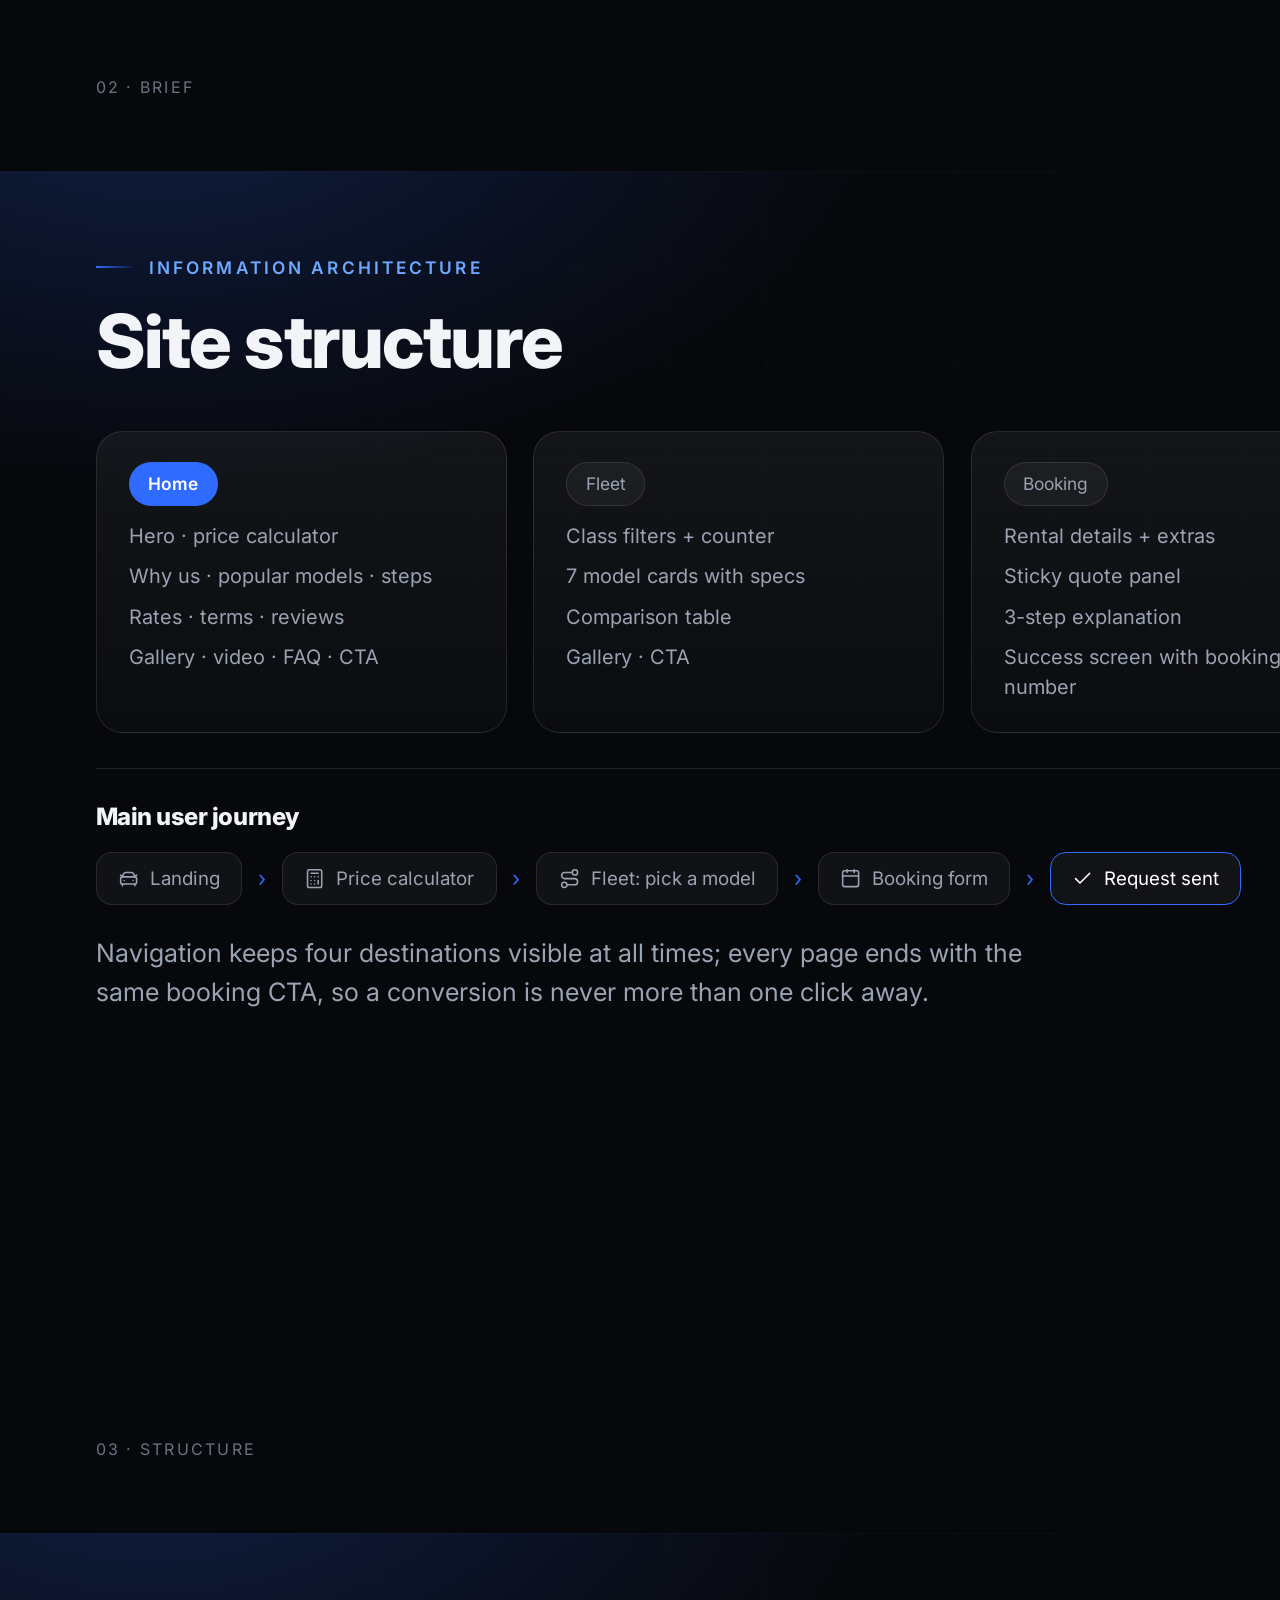
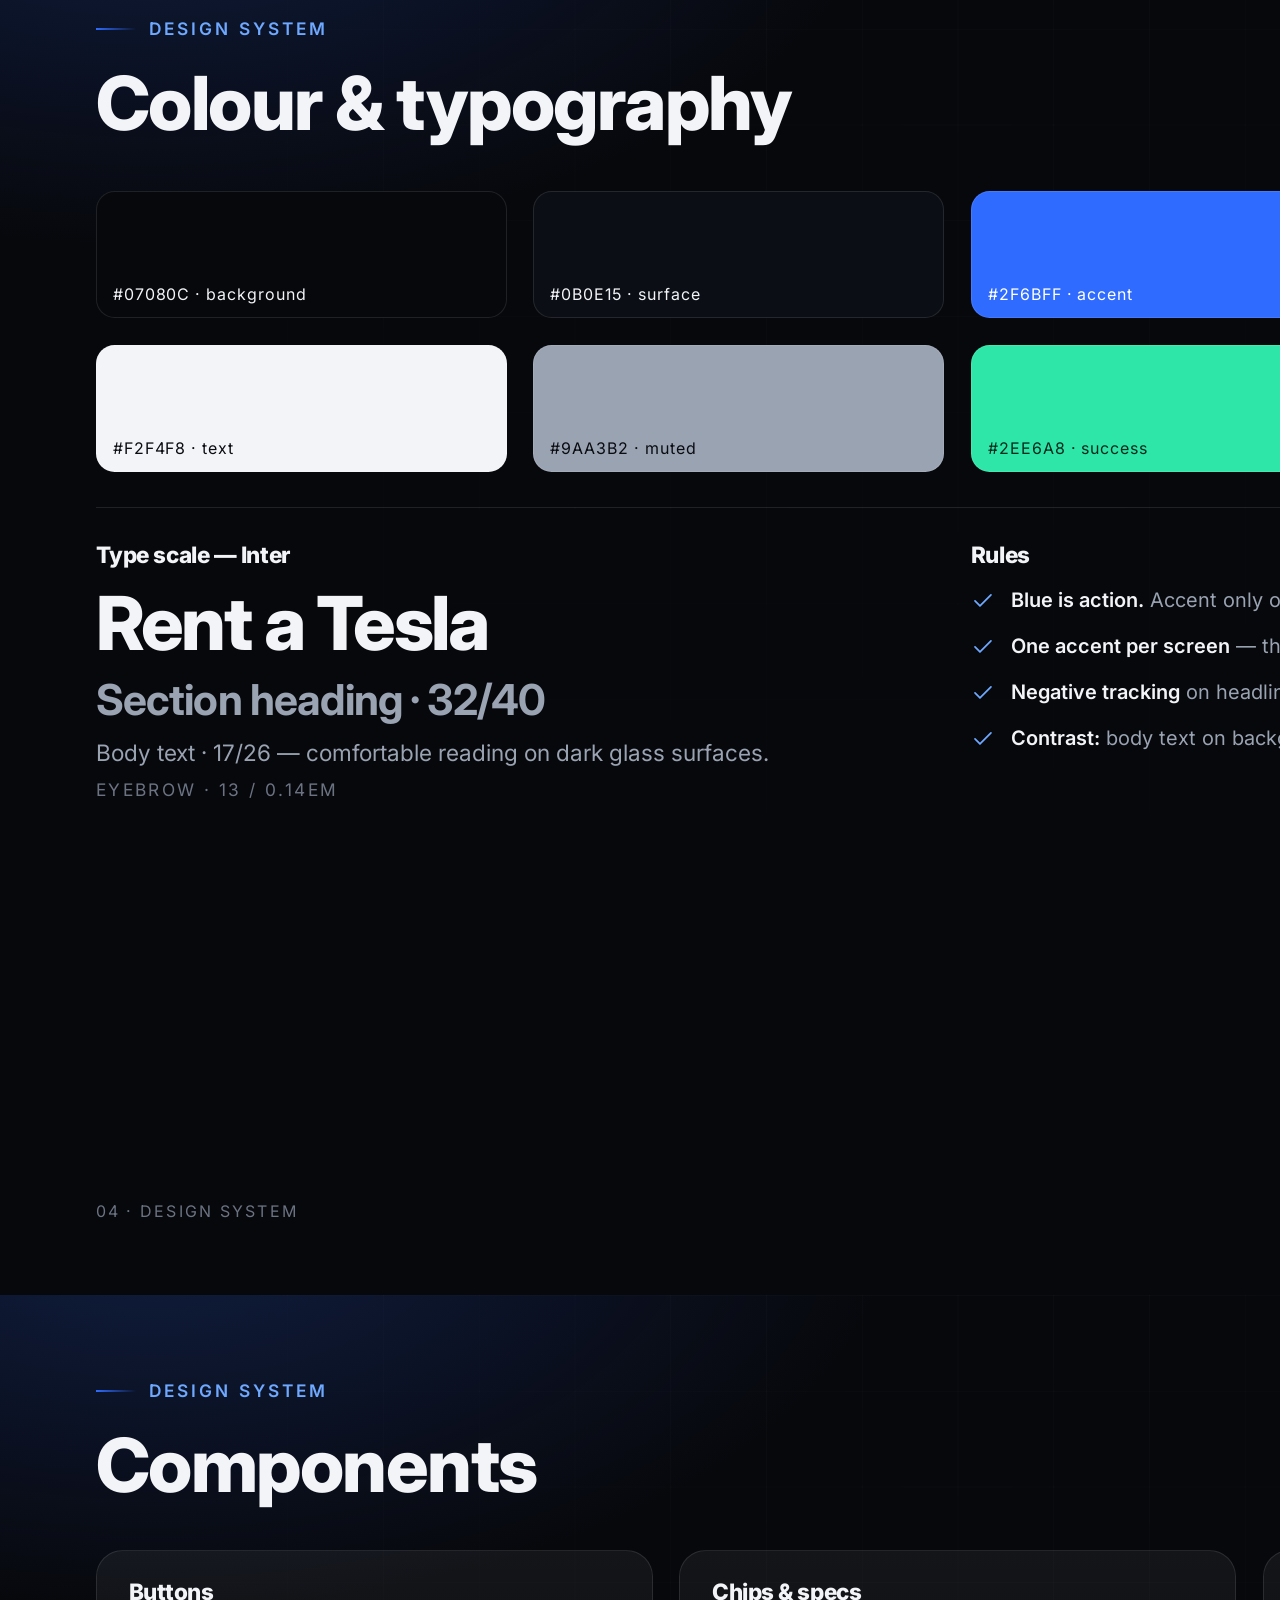
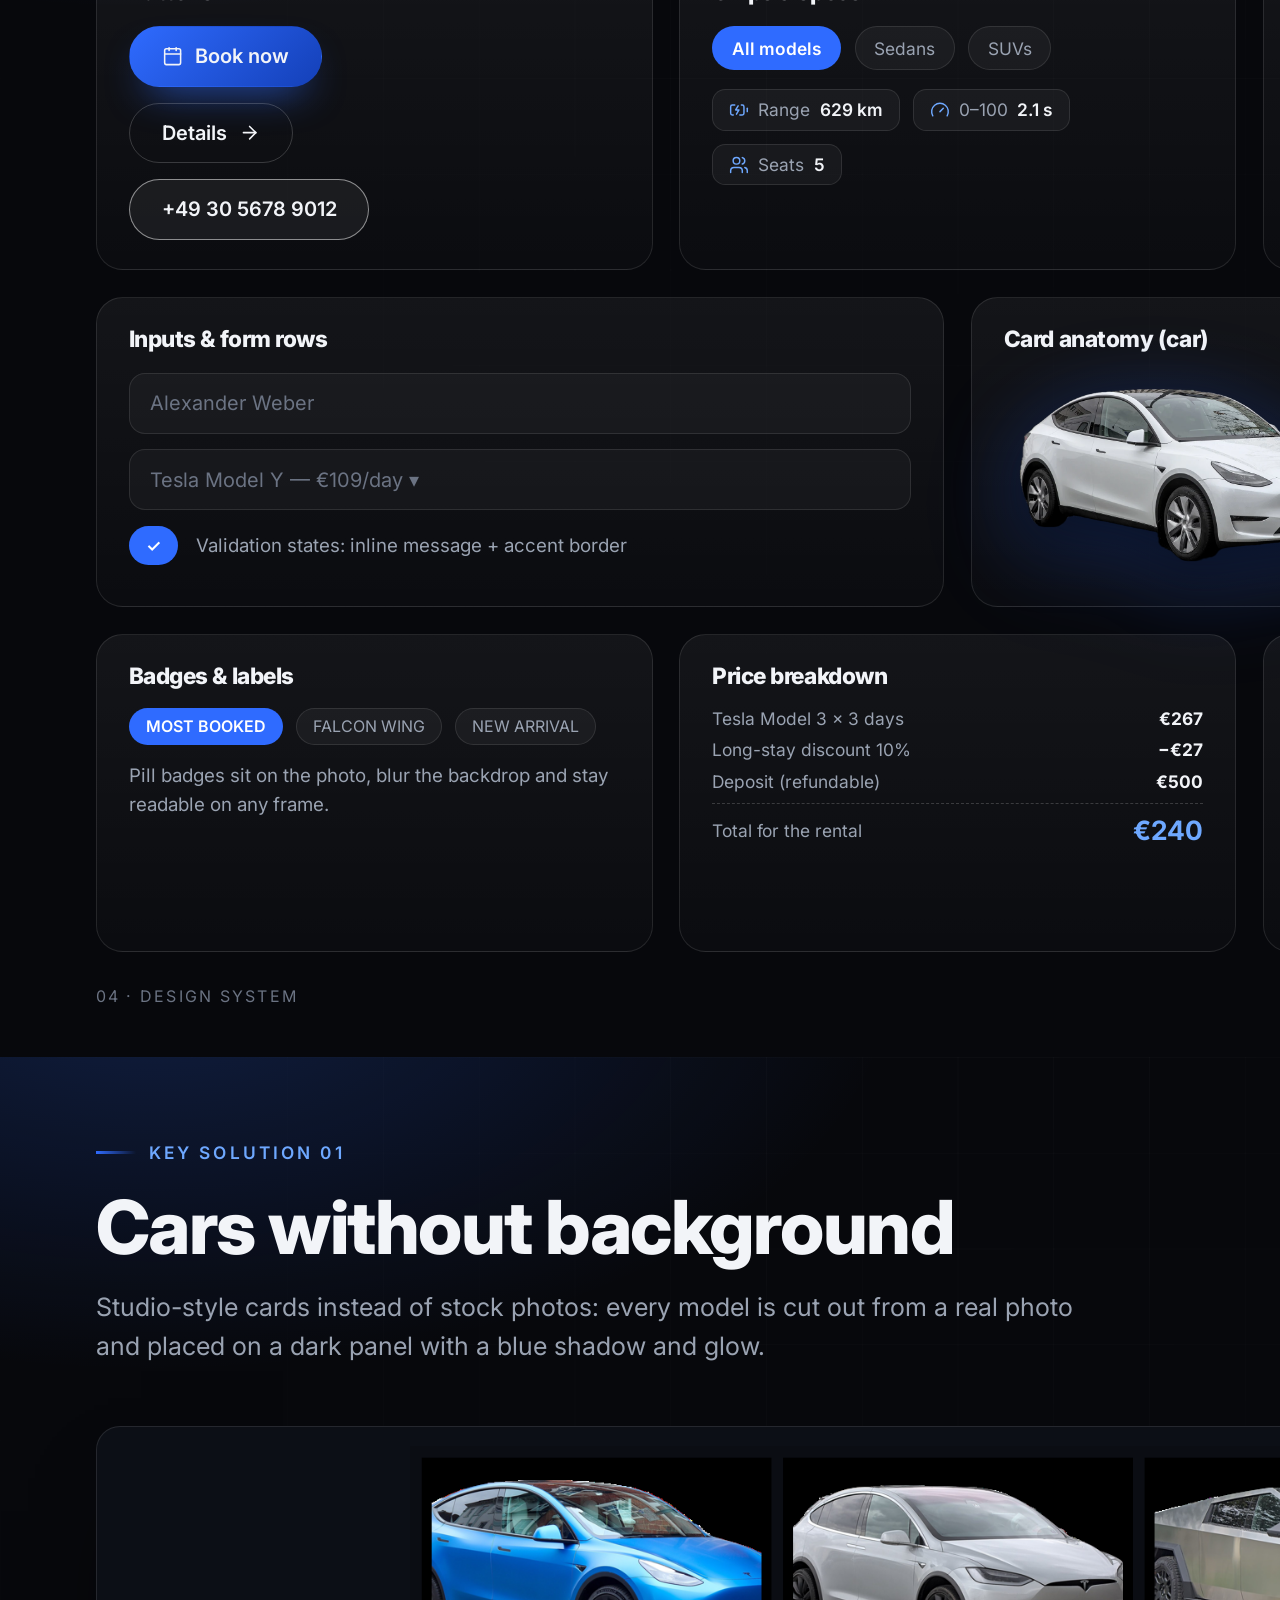
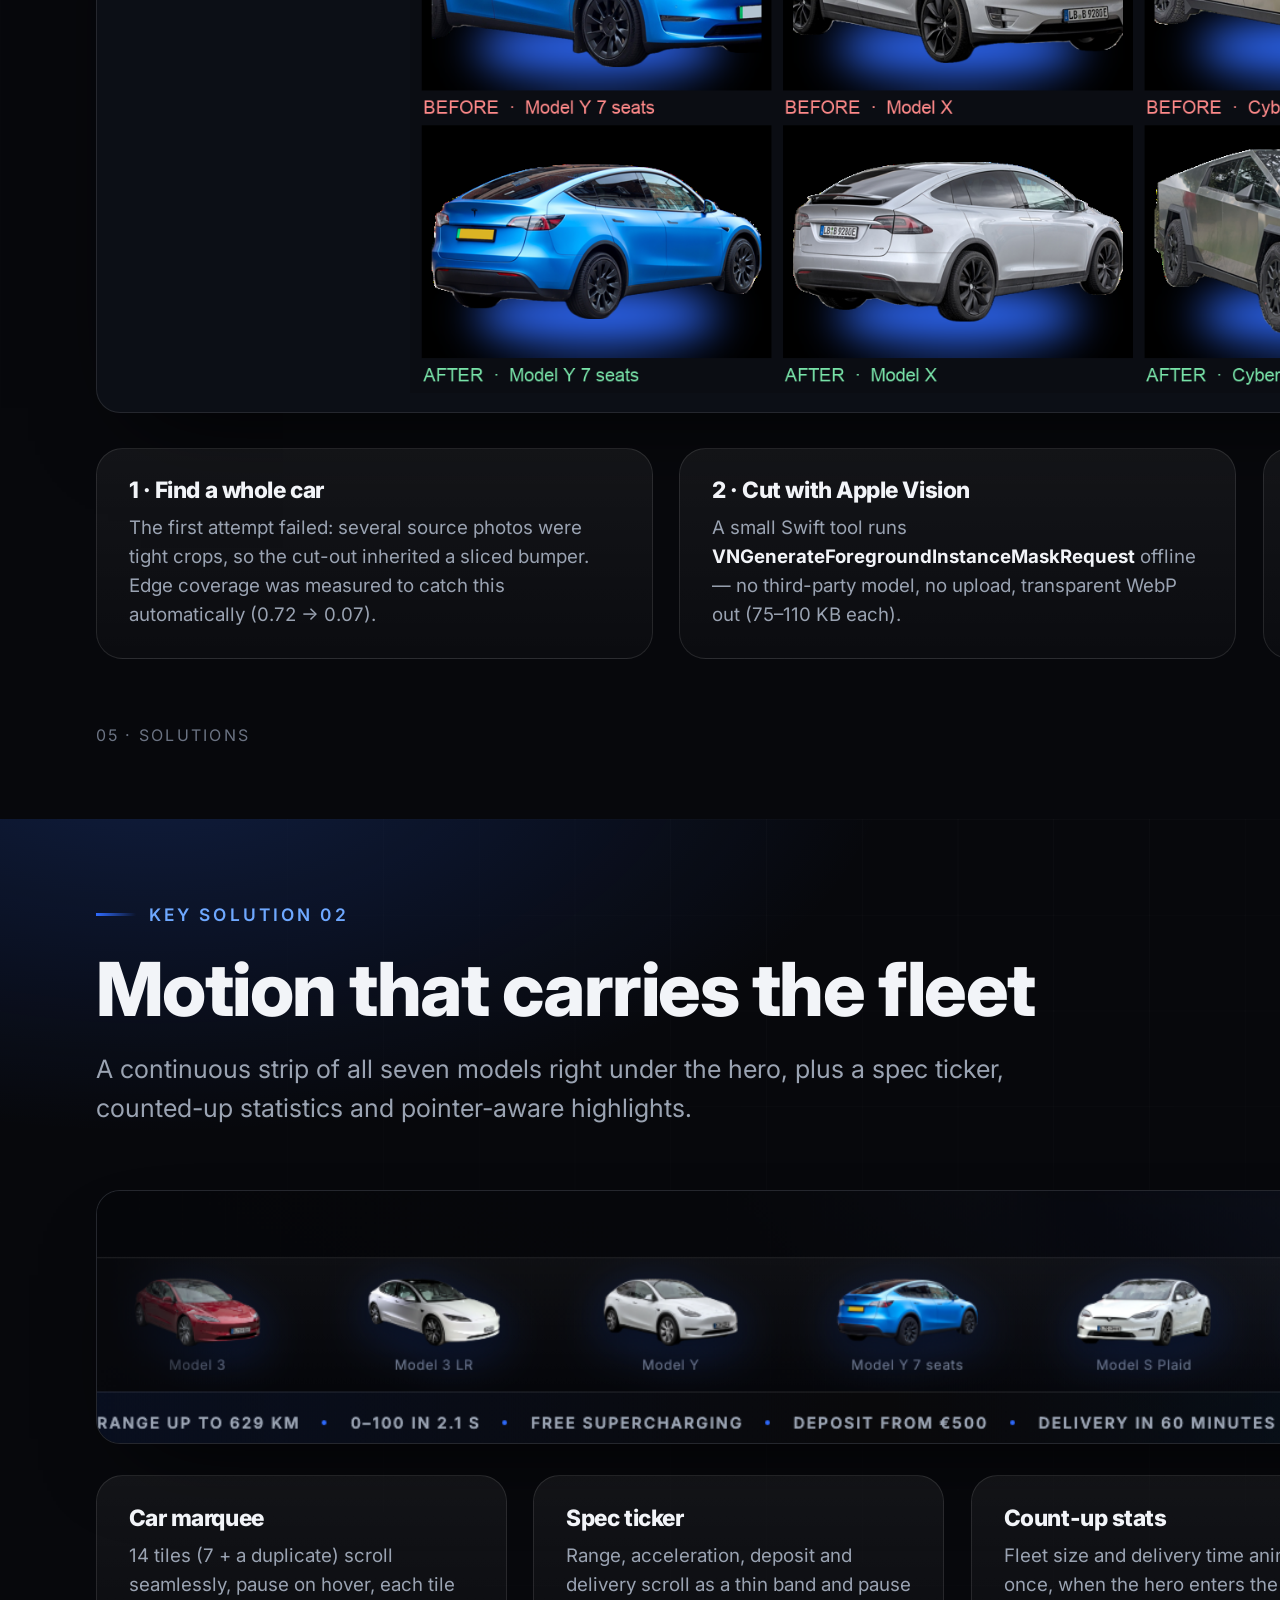
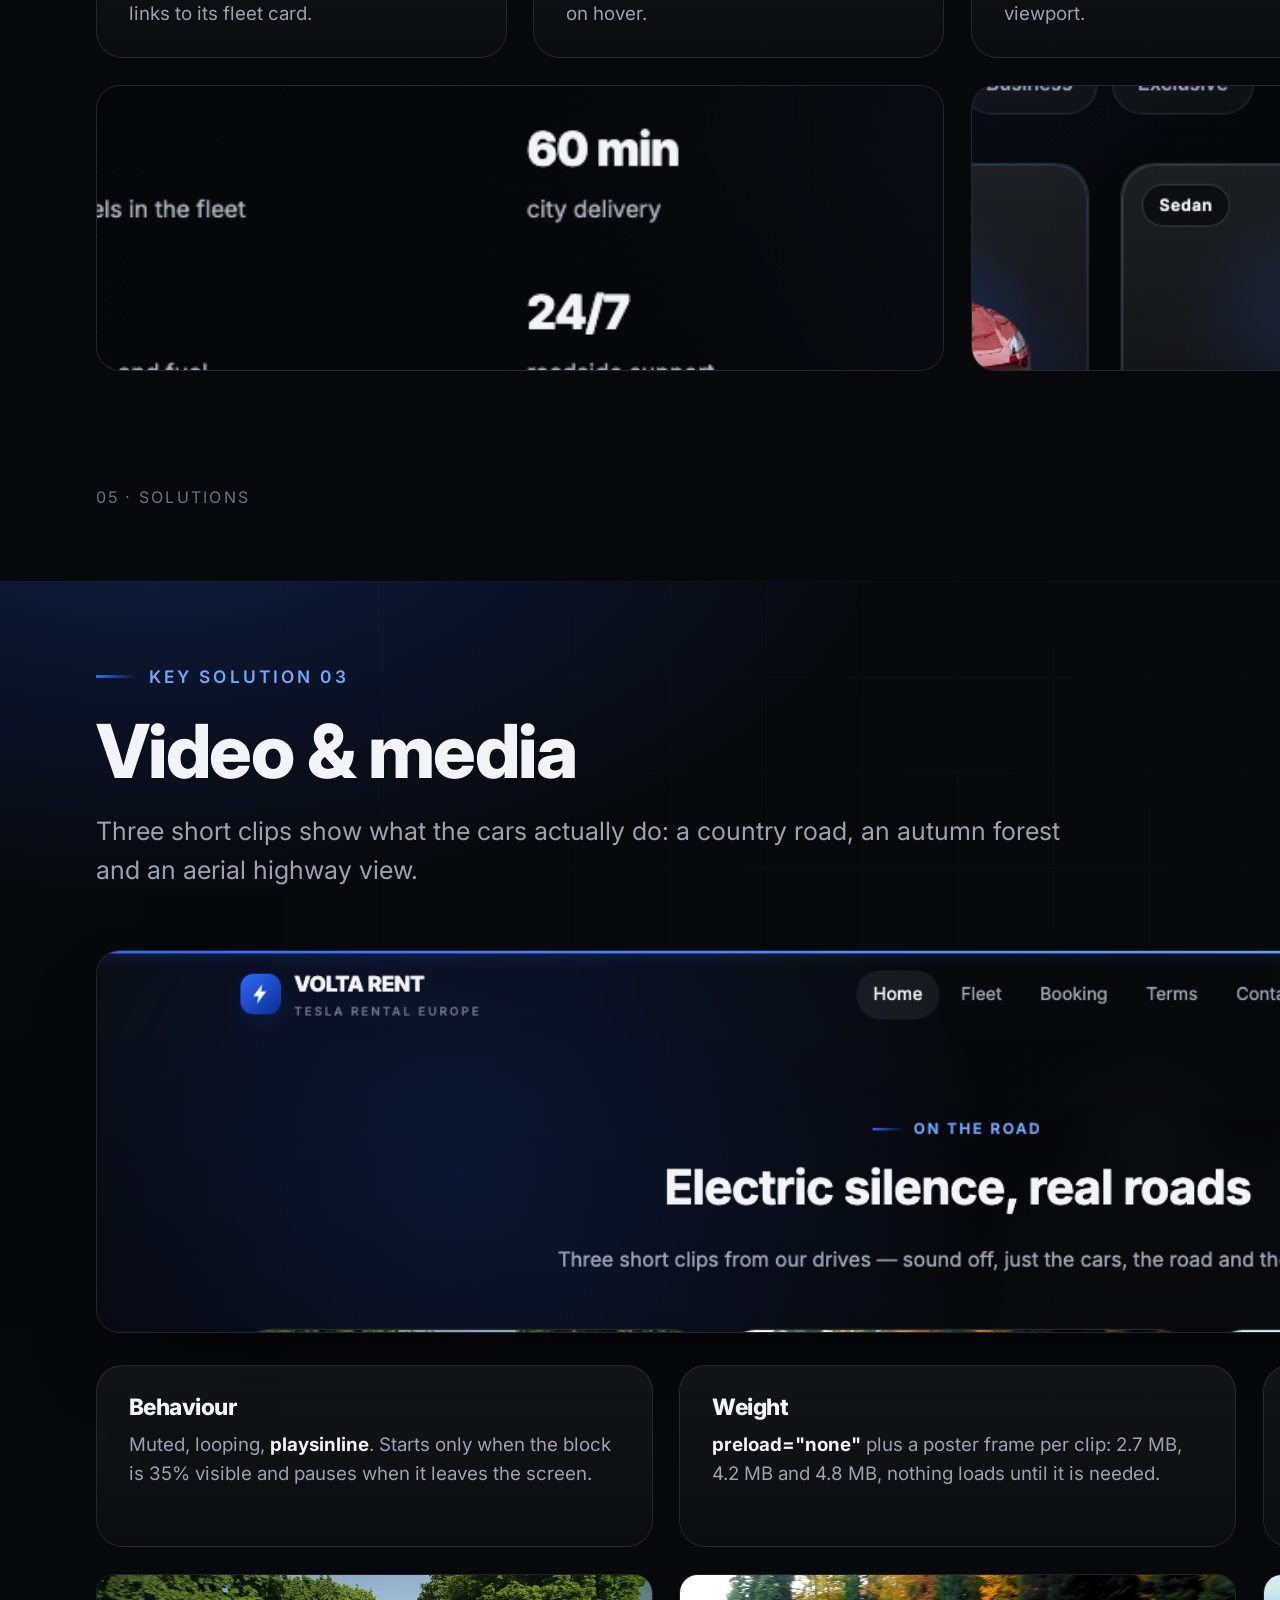
<file: presentation/behance.html>
<!DOCTYPE html>
<html lang="en">
<head>
<meta charset="UTF-8">
<title>VOLTA RENT — Behance case</title>
<link rel="preconnect" href="https://fonts.googleapis.com">
<link rel="preconnect" href="https://fonts.gstatic.com" crossorigin>
<link href="https://fonts.googleapis.com/css2?family=Inter:wght@400;500;600;700;800&display=swap" rel="stylesheet">
<style>
  :root{
    --bg:#07080c; --bg2:#0b0e15; --surface:rgba(255,255,255,.045); --surface2:rgba(255,255,255,.075);
    --line:rgba(255,255,255,.10); --line2:rgba(255,255,255,.18);
    --text:#f2f4f8; --muted:#9aa3b2; --dim:#6b7383;
    --accent:#2f6bff; --accent2:#6ea8ff; --ok:#2ee6a8;
  }
  @page { size: 1920px 1365.33px; margin: 0; }
  *{ box-sizing:border-box; -webkit-print-color-adjust:exact; print-color-adjust:exact; }
  html{ scroll-behavior:auto; }
  body{ zoom:1.33; margin:0; background:var(--bg); color:var(--text);
        font-family:Inter,"Segoe UI",-apple-system,BlinkMacSystemFont,Arial,sans-serif; -webkit-font-smoothing:antialiased; }
  img{ display:block; max-width:100%; }
  .sprite{ display:none; }
  h1,h2,h3,h4{ margin:0; letter-spacing:-.02em; line-height:1.1; font-weight:800; }

  .slide{
    position:relative; width:1440px; height:1024px; padding:64px 72px 56px; overflow:hidden;
    display:flex; flex-direction:column;
    background:
      radial-gradient(900px 480px at 8% -6%, rgba(47,107,255,.22), transparent 62%),
      radial-gradient(700px 420px at 96% 4%, rgba(0,190,255,.12), transparent 60%),
      var(--bg);
  }
  .slide + .slide{ page-break-before:always; break-before:page; }
  .slide::after{
    content:""; position:absolute; inset:0; pointer-events:none;
    background-image:linear-gradient(rgba(255,255,255,.022) 1px, transparent 1px),
                     linear-gradient(90deg, rgba(255,255,255,.022) 1px, transparent 1px);
    background-size:72px 72px;
    mask-image:radial-gradient(circle at 50% 0%, #000 0%, transparent 72%);
    -webkit-mask-image:radial-gradient(circle at 50% 0%, #000 0%, transparent 72%);
  }
  .slide > *{ position:relative; z-index:1; }

  .eyebrow{ display:inline-flex; align-items:center; gap:10px; font-size:13px; font-weight:600;
            letter-spacing:.18em; text-transform:uppercase; color:var(--accent2); margin-bottom:18px; }
  .eyebrow::before{ content:""; width:30px; height:2px; background:linear-gradient(90deg,var(--accent),transparent); }

  .foot{ margin-top:auto; padding-top:26px; display:flex; justify-content:space-between;
         font-size:12px; letter-spacing:.14em; text-transform:uppercase; color:var(--dim); }
  .foot b{ color:var(--muted); font-weight:600; }

  .h-xl{ font-size:96px; letter-spacing:-.035em; }
  .h-lg{ font-size:56px; }
  .h-md{ font-size:40px; }
  .lead{ font-size:19px; line-height:1.55; color:var(--muted); max-width:62ch; }
  .muted{ color:var(--muted); } .dim{ color:var(--dim); }
  .small{ font-size:14px; }
  .accent{ color:var(--accent2); }

  .grid{ display:grid; gap:20px; }
  .g2{ grid-template-columns:repeat(2,1fr); } .g3{ grid-template-columns:repeat(3,1fr); }
  .g4{ grid-template-columns:repeat(4,1fr); } .g6{ grid-template-columns:repeat(6,1fr); }

  .card{ background:linear-gradient(180deg, rgba(255,255,255,.055), rgba(255,255,255,.02));
         border:1px solid var(--line); border-radius:20px; padding:22px 24px; }
  .card h3{ font-size:17px; margin-bottom:8px; }
  .card p{ margin:0; font-size:14px; line-height:1.55; color:var(--muted); }
  .card--num{ position:relative; padding-top:26px; }
  .card--num span.n{ position:absolute; top:-16px; left:20px; font-size:34px; font-weight:800;
                     color:transparent; -webkit-text-stroke:1px rgba(255,255,255,.28); }

  .stat{ text-align:left; }
  .stat b{ display:block; font-size:52px; font-weight:800; letter-spacing:-.04em; line-height:1; }
  .stat span{ display:block; margin-top:10px; font-size:14px; color:var(--dim); }

  .chip{ display:inline-flex; align-items:center; gap:8px; padding:8px 14px; border-radius:999px;
         background:var(--surface); border:1px solid var(--line); font-size:13px; color:var(--muted); }
  .chip--accent{ background:var(--accent); border-color:transparent; color:#fff; font-weight:600; }
  .tags{ display:flex; flex-wrap:wrap; gap:10px; }

  .btn{ display:inline-flex; align-items:center; justify-content:center; gap:9px; padding:13px 24px;
        border-radius:999px; font-size:15px; font-weight:600; border:1px solid var(--line2); background:var(--surface2); }
  .btn--primary{ background:linear-gradient(135deg,var(--accent),#1440b8); border-color:transparent;
                 box-shadow:0 14px 30px -14px rgba(47,107,255,.9); }
  .btn--ghost{ background:transparent; }
  .btn--outline{ background:rgba(255,255,255,.06); border-color:rgba(255,255,255,.5); }

  .ic{ width:22px; height:22px; flex:0 0 auto; stroke:currentColor; fill:none; }
  .ic--sm{ width:16px; height:16px; }

  .shot{ border:1px solid var(--line); border-radius:18px; overflow:hidden; background:#0c0f16;
         box-shadow:0 30px 70px -34px rgba(0,0,0,.95); }
  .shot img{ width:100%; }
  .shot--fit img{ height:412px; width:auto; max-width:100%; }
  .shot--page img{ height:512px; object-fit:cover; object-position:top center; }
  .band{ margin-top:auto; border-radius:18px; overflow:hidden; border:1px solid var(--line); background:#0c0f16; }
  .band img{ width:100%; height:214px; object-fit:cover; object-position:top center; }
  .thumb{ margin:0; }
  .thumb img{ height:158px; width:100%; object-fit:cover; object-position:top center;
              border-radius:14px; border:1px solid var(--line); }
  .thumb figcaption{ margin-top:9px; font-size:12px; letter-spacing:.1em; text-transform:uppercase; color:var(--dim); }
  .flow{ display:flex; align-items:center; gap:12px; }
  .flow span{ display:inline-flex; align-items:center; gap:8px; padding:11px 16px; border-radius:12px;
              background:var(--surface); border:1px solid var(--line); font-size:14px; color:var(--muted); }
  .flow i{ color:var(--accent); font-style:normal; }

  .swatch{ border-radius:14px; height:96px; border:1px solid var(--line); display:flex; align-items:flex-end;
           padding:10px 12px; font-size:12px; letter-spacing:.06em; }
  .spec{ display:inline-flex; align-items:center; gap:7px; padding:7px 12px; border-radius:10px;
         background:var(--surface); border:1px solid var(--line); font-size:13px; color:var(--muted); }
  .spec b{ color:var(--text); font-weight:600; }
  .spec .ic{ width:15px; height:15px; color:var(--accent2); }

  .list{ margin:0; padding:0; list-style:none; display:grid; gap:12px; }
  .list li{ display:flex; gap:12px; align-items:flex-start; font-size:15px; color:var(--muted); line-height:1.5; }
  .list li .ic{ width:18px; height:18px; margin-top:2px; color:var(--accent2); }
  .list li b{ color:var(--text); font-weight:600; }

  .kpi{ font-size:13px; color:var(--dim); border-left:2px solid var(--accent); padding-left:14px; }
  .divider{ height:1px; background:var(--line); margin:26px 0; }
  .row{ display:flex; align-items:center; gap:14px; }
  .phone{ width:390px; }
  .phone img{ border-radius:26px; border:1px solid var(--line2); }
</style>
</head>
<body>
<svg class="sprite" xmlns="http://www.w3.org/2000/svg" aria-hidden="true" focusable="false">
    <symbol id="i-zap" viewBox="0 0 24 24" fill="none" stroke="currentColor" stroke-width="1.75" stroke-linecap="round" stroke-linejoin="round">
      <path d="M15.914 4a1.5 1.5 0 00-2.474-1.561l-9 9A1.5 1.5 0 005.5 14h4.002a.5.5 0 01.471.666L8.086 20a1.5 1.5 0 002.475 1.56l9-9A1.5 1.5 0 0018.5 10h-3.997a.5.5 0 01-.472-.667z" />
    </symbol>
    <symbol id="i-shield-check" viewBox="0 0 24 24" fill="none" stroke="currentColor" stroke-width="1.75" stroke-linecap="round" stroke-linejoin="round">
      <path d="M20 13c0 5-3.5 7.5-7.66 8.95a1 1 0 0 1-.67-.01C7.5 20.5 4 18 4 13V6a1 1 0 0 1 1-1c2 0 4.5-1.2 6.24-2.72a1.17 1.17 0 0 1 1.52 0C14.51 3.81 17 5 19 5a1 1 0 0 1 1 1z" />
      <path d="m9 12 2 2 4-4" />
    </symbol>
    <symbol id="i-clock" viewBox="0 0 24 24" fill="none" stroke="currentColor" stroke-width="1.75" stroke-linecap="round" stroke-linejoin="round">
      <circle cx="12" cy="12" r="10" />
      <path d="M12 6v6l4 2" />
    </symbol>
    <symbol id="i-credit-card" viewBox="0 0 24 24" fill="none" stroke="currentColor" stroke-width="1.75" stroke-linecap="round" stroke-linejoin="round">
      <rect width="20" height="14" x="2" y="5" rx="2" />
      <line x1="2" x2="22" y1="10" y2="10" />
      <path d="M6 14h2" />
    </symbol>
    <symbol id="i-message-circle" viewBox="0 0 24 24" fill="none" stroke="currentColor" stroke-width="1.75" stroke-linecap="round" stroke-linejoin="round">
      <path d="M2.992 16.342a2 2 0 0 1 .094 1.167l-1.065 3.29a1 1 0 0 0 1.236 1.168l3.413-.998a2 2 0 0 1 1.099.092 10 10 0 1 0-4.777-4.719" />
    </symbol>
    <symbol id="i-phone" viewBox="0 0 24 24" fill="none" stroke="currentColor" stroke-width="1.75" stroke-linecap="round" stroke-linejoin="round">
      <path d="M13.832 16.568a1 1 0 0 0 1.213-.303l.355-.465A2 2 0 0 1 17 15h3a2 2 0 0 1 2 2v3a2 2 0 0 1-2 2A18 18 0 0 1 2 4a2 2 0 0 1 2-2h3a2 2 0 0 1 2 2v3a2 2 0 0 1-.8 1.6l-.468.351a1 1 0 0 0-.292 1.233 14 14 0 0 0 6.392 6.384" />
    </symbol>
    <symbol id="i-mail" viewBox="0 0 24 24" fill="none" stroke="currentColor" stroke-width="1.75" stroke-linecap="round" stroke-linejoin="round">
      <path d="m22 7-8.991 5.727a2 2 0 0 1-2.009 0L2 7" />
      <rect x="2" y="4" width="20" height="16" rx="2" />
    </symbol>
    <symbol id="i-map-pin" viewBox="0 0 24 24" fill="none" stroke="currentColor" stroke-width="1.75" stroke-linecap="round" stroke-linejoin="round">
      <path d="M20 10c0 4.993-5.539 10.193-7.399 11.799a1 1 0 0 1-1.202 0C9.539 20.193 4 14.993 4 10a8 8 0 0 1 16 0" />
      <circle cx="12" cy="10" r="3" />
    </symbol>
    <symbol id="i-check" viewBox="0 0 24 24" fill="none" stroke="currentColor" stroke-width="1.75" stroke-linecap="round" stroke-linejoin="round">
      <path d="M20 6 9 17l-5-5" />
    </symbol>
    <symbol id="i-star" viewBox="0 0 24 24" fill="none" stroke="currentColor" stroke-width="1.75" stroke-linecap="round" stroke-linejoin="round">
      <path d="M11.525 2.295a.53.53 0 0 1 .95 0l2.31 4.679a2.123 2.123 0 0 0 1.595 1.16l5.166.756a.53.53 0 0 1 .294.904l-3.736 3.638a2.123 2.123 0 0 0-.611 1.878l.882 5.14a.53.53 0 0 1-.771.56l-4.618-2.428a2.122 2.122 0 0 0-1.973 0L6.396 21.01a.53.53 0 0 1-.77-.56l.881-5.139a2.122 2.122 0 0 0-.611-1.879L2.16 9.795a.53.53 0 0 1 .294-.906l5.165-.755a2.122 2.122 0 0 0 1.597-1.16z" />
    </symbol>
    <symbol id="i-arrow-right" viewBox="0 0 24 24" fill="none" stroke="currentColor" stroke-width="1.75" stroke-linecap="round" stroke-linejoin="round">
      <path d="M5 12h14" />
      <path d="m12 5 7 7-7 7" />
    </symbol>
    <symbol id="i-plus" viewBox="0 0 24 24" fill="none" stroke="currentColor" stroke-width="1.75" stroke-linecap="round" stroke-linejoin="round">
      <path d="M5 12h14" />
      <path d="M12 5v14" />
    </symbol>
    <symbol id="i-battery-charging" viewBox="0 0 24 24" fill="none" stroke="currentColor" stroke-width="1.75" stroke-linecap="round" stroke-linejoin="round">
      <path d="m11 7-3 5h4l-3 5" />
      <path d="M14.856 6H16a2 2 0 0 1 2 2v8a2 2 0 0 1-2 2h-2.935" />
      <path d="M22 14v-4" />
      <path d="M5.14 18H4a2 2 0 0 1-2-2V8a2 2 0 0 1 2-2h2.936" />
    </symbol>
    <symbol id="i-gauge" viewBox="0 0 24 24" fill="none" stroke="currentColor" stroke-width="1.75" stroke-linecap="round" stroke-linejoin="round">
      <path d="m12 14 4-4" />
      <path d="M3.34 19a10 10 0 1 1 17.32 0" />
    </symbol>
    <symbol id="i-users" viewBox="0 0 24 24" fill="none" stroke="currentColor" stroke-width="1.75" stroke-linecap="round" stroke-linejoin="round">
      <path d="M16 21v-2a4 4 0 0 0-4-4H6a4 4 0 0 0-4 4v2" />
      <path d="M16 3.128a4 4 0 0 1 0 7.744" />
      <path d="M22 21v-2a4 4 0 0 0-3-3.87" />
      <circle cx="9" cy="7" r="4" />
    </symbol>
    <symbol id="i-cog" viewBox="0 0 24 24" fill="none" stroke="currentColor" stroke-width="1.75" stroke-linecap="round" stroke-linejoin="round">
      <path d="M11 10.27 7 3.34" />
      <path d="m11 13.73-4 6.93" />
      <path d="M12 22v-2" />
      <path d="M12 2v2" />
      <path d="M14 12h8" />
      <path d="m17 20.66-1-1.73" />
      <path d="m17 3.34-1 1.73" />
      <path d="M2 12h2" />
      <path d="m20.66 17-1.73-1" />
      <path d="m20.66 7-1.73 1" />
      <path d="m3.34 17 1.73-1" />
      <path d="m3.34 7 1.73 1" />
      <circle cx="12" cy="12" r="2" />
      <circle cx="12" cy="12" r="8" />
    </symbol>
    <symbol id="i-calendar" viewBox="0 0 24 24" fill="none" stroke="currentColor" stroke-width="1.75" stroke-linecap="round" stroke-linejoin="round">
      <path d="M8 2v3" />
      <path d="M16 2v3" />
      <rect x="3" y="3" width="18" height="18" rx="2" />
      <path d="M3 9h18" />
    </symbol>
    <symbol id="i-car-front" viewBox="0 0 24 24" fill="none" stroke="currentColor" stroke-width="1.75" stroke-linecap="round" stroke-linejoin="round">
      <path d="m21 8-2 2-1.5-3.7A2 2 0 0 0 15.646 5H8.4a2 2 0 0 0-1.903 1.257L5 10 3 8" />
      <path d="M7 14h.01" />
      <path d="M17 14h.01" />
      <rect width="18" height="8" x="3" y="10" rx="2" />
      <path d="M5 18v2" />
      <path d="M19 18v2" />
    </symbol>
    <symbol id="i-sparkles" viewBox="0 0 24 24" fill="none" stroke="currentColor" stroke-width="1.75" stroke-linecap="round" stroke-linejoin="round">
      <path d="M11.017 2.814a1 1 0 0 1 1.966 0l1.051 5.558a2 2 0 0 0 1.594 1.594l5.558 1.051a1 1 0 0 1 0 1.966l-5.558 1.051a2 2 0 0 0-1.594 1.594l-1.051 5.558a1 1 0 0 1-1.966 0l-1.051-5.558a2 2 0 0 0-1.594-1.594l-5.558-1.051a1 1 0 0 1 0-1.966l5.558-1.051a2 2 0 0 0 1.594-1.594z" />
      <path d="M20 2v4" />
      <path d="M22 4h-4" />
      <circle cx="4" cy="20" r="2" />
    </symbol>
    <symbol id="i-key-round" viewBox="0 0 24 24" fill="none" stroke="currentColor" stroke-width="1.75" stroke-linecap="round" stroke-linejoin="round">
      <path d="M2.586 17.414A2 2 0 0 0 2 18.828V21a1 1 0 0 0 1 1h3a1 1 0 0 0 1-1v-1a1 1 0 0 1 1-1h1a1 1 0 0 0 1-1v-1a1 1 0 0 1 1-1h.172a2 2 0 0 0 1.414-.586l.814-.814a6.5 6.5 0 1 0-4-4z" />
      <circle cx="16.5" cy="7.5" r=".5" fill="currentColor" />
    </symbol>
    <symbol id="i-route" viewBox="0 0 24 24" fill="none" stroke="currentColor" stroke-width="1.75" stroke-linecap="round" stroke-linejoin="round">
      <circle cx="6" cy="19" r="3" />
      <path d="M9 19h8.5a3.5 3.5 0 0 0 0-7h-11a3.5 3.5 0 0 1 0-7H15" />
      <circle cx="18" cy="5" r="3" />
    </symbol>
    <symbol id="i-banknote" viewBox="0 0 24 24" fill="none" stroke="currentColor" stroke-width="1.75" stroke-linecap="round" stroke-linejoin="round">
      <rect width="20" height="12" x="2" y="6" rx="2" />
      <circle cx="12" cy="12" r="2" />
      <path d="M6 12h.01M18 12h.01" />
    </symbol>
    <symbol id="i-send" viewBox="0 0 24 24" fill="none" stroke="currentColor" stroke-width="1.75" stroke-linecap="round" stroke-linejoin="round">
      <path d="M14.536 21.686a.5.5 0 0 0 .937-.024l6.5-19a.496.496 0 0 0-.635-.635l-19 6.5a.5.5 0 0 0-.024.937l7.93 3.18a2 2 0 0 1 1.112 1.11z" />
      <path d="m21.854 2.147-10.94 10.939" />
    </symbol>
    <symbol id="i-x" viewBox="0 0 24 24" fill="none" stroke="currentColor" stroke-width="1.75" stroke-linecap="round" stroke-linejoin="round">
      <path d="M18 6 6 18" />
      <path d="m6 6 12 12" />
    </symbol>
    <symbol id="i-play" viewBox="0 0 24 24" fill="none" stroke="currentColor" stroke-width="1.75" stroke-linecap="round" stroke-linejoin="round">
      <path d="M5 5a2 2 0 0 1 3.008-1.728l11.997 6.998a2 2 0 0 1 .003 3.458l-12 7A2 2 0 0 1 5 19z" />
    </symbol>
    <symbol id="i-pause" viewBox="0 0 24 24" fill="none" stroke="currentColor" stroke-width="1.75" stroke-linecap="round" stroke-linejoin="round">
      <rect x="14" y="3" width="5" height="18" rx="1" />
      <rect x="5" y="3" width="5" height="18" rx="1" />
    </symbol>
    <symbol id="i-calculator" viewBox="0 0 24 24" fill="none" stroke="currentColor" stroke-width="1.75" stroke-linecap="round" stroke-linejoin="round">
      <rect width="16" height="20" x="4" y="2" rx="2" />
      <line x1="8" x2="16" y1="6" y2="6" />
      <line x1="16" x2="16" y1="14" y2="18" />
      <path d="M16 10h.01" />
      <path d="M12 10h.01" />
      <path d="M8 10h.01" />
      <path d="M12 14h.01" />
      <path d="M8 14h.01" />
      <path d="M12 18h.01" />
      <path d="M8 18h.01" />
    </symbol>
</svg>

<!-- ============================== 01 · COVER ============================== -->
<section class="slide" id="s1" style="padding-bottom:64px">
  <div class="eyebrow">Case study · 2026 · Berlin</div>
  <h1 class="h-xl">VOLTA RENT</h1>
  <p class="lead" style="margin-top:18px;font-size:24px;color:#c3c9d4;max-width:56ch">
    Tesla rental in Europe — design, copy and hand-coded website.</p>
  <div class="tags" style="margin-top:22px">
    <span class="chip chip--accent">UX / UI</span>
    <span class="chip">Design system</span>
    <span class="chip">Frontend (no frameworks)</span>
    <span class="chip">Content &amp; media</span>
  </div>
  <div class="shot" style="margin-top:34px">
    <img src="shots/home-hero.png" alt="Homepage hero">
  </div>
  <div class="foot"><span><b>VOLTA RENT</b> · Tesla rental in Europe</span><span>01 / 17</span></div>
</section>

<!-- ============================== 02 · AT A GLANCE ============================== -->
<section class="slide" id="s2">
  <div class="eyebrow">At a glance</div>
  <h2 class="h-lg">What was built</h2>
  <p class="lead" style="margin-top:14px">A four-page static website for a Tesla rental company: English copy, prices in euro,
    own fleet of seven EVs, booking flow with a live quote — no CMS, no build step, no dependencies.</p>

  <div class="grid g3" style="margin-top:44px">
    <div class="stat"><b>4</b><span>pages: home, fleet, booking, contacts</span></div>
    <div class="stat"><b>7</b><span>Tesla models with studio cut-outs</span></div>
    <div class="stat"><b>3</b><span>short video clips on the site</span></div>
    <div class="stat"><b>26</b><span>Lucide icons in one inline sprite</span></div>
    <div class="stat"><b>23</b><span>media assets with documented licences</span></div>
    <div class="stat"><b>0</b><span>frameworks and npm dependencies</span></div>
  </div>

  <div class="card" style="margin-top:40px">
    <p><b style="color:var(--text)">Stack:</b> hand-written HTML, CSS and vanilla JavaScript ·
      <b style="color:var(--text)">Weight:</b> 18&nbsp;MB with all media, 3.3&nbsp;MB of code and images ·
      <b style="color:var(--text)">Works offline</b> from a local folder, no server required.</p>
  </div>
  <div class="grid g4" style="margin-top:34px">
    <figure class="thumb"><img src="shots/home-hero.png" alt="Home"><figcaption>Home</figcaption></figure>
    <figure class="thumb"><img src="shots/fleet.png" alt="Fleet"><figcaption>Fleet</figcaption></figure>
    <figure class="thumb"><img src="shots/booking.png" alt="Booking"><figcaption>Booking</figcaption></figure>
    <figure class="thumb"><img src="shots/contacts.png" alt="Contacts"><figcaption>Contacts</figcaption></figure>
  </div>
  <div class="foot"><span>01 · Overview</span><span>02 / 17</span></div>
</section>

<!-- ============================== 03 · BRIEF / GOALS ============================== -->
<section class="slide" id="s3">
  <div class="eyebrow">Technical brief</div>
  <h2 class="h-lg">Goals</h2>
  <p class="lead" style="margin-top:14px">The brief was collected from the client's requests and turned into a short,
    measurable set of goals.</p>

  <div class="grid g2" style="margin-top:38px">
    <div class="card card--num"><span class="n">01</span>
      <h3>Sell without phone calls</h3>
      <p>Let a customer pick a model, see the exact price for their dates and send a booking request online, 24/7.</p></div>
    <div class="card card--num"><span class="n">02</span>
      <h3>Transparent pricing</h3>
      <p>Euro prices with 19% VAT included, deposit and discounts visible before the request is sent — no hidden charges.</p></div>
    <div class="card card--num"><span class="n">03</span>
      <h3>Premium dark brand</h3>
      <p>A calm, cinematic look that makes seven electric cars feel like a fleet worth flying for.</p></div>
    <div class="card card--num"><span class="n">04</span>
      <h3>Easy for the owner to update</h3>
      <p>Plain files: prices and copy live in readable arrays and HTML — editable without a developer or a build pipeline.</p></div>
  </div>

  <div class="divider"></div>
  <div class="grid g4" style="margin-top:26px">
    <div class="card"><h3>Booking requests</h3><p>Primary conversion — a submitted request with dates and contacts.</p></div>
    <div class="card"><h3>Mobile share</h3><p>More than half of the traffic is expected from phones; layout is built mobile-first.</p></div>
    <div class="card"><h3>Scroll to rates</h3><p>How many visitors reach the price table — the clearest sign the offer is understood.</p></div>
    <div class="card"><h3>Time to request</h3><p>Landing → submitted form. Target: under two minutes with the calculator.</p></div>
  </div>

  <div class="band"><img src="shots/crop-calculator.png" alt="Price calculator"></div>
  <div class="foot"><span>02 · Brief</span><span>03 / 17</span></div>
</section>

<!-- ============================== 04 · AUDIENCE ============================== -->
<section class="slide" id="s4">
  <div class="eyebrow">Technical brief</div>
  <h2 class="h-lg">Audience &amp; scenarios</h2>

  <div class="grid g3" style="margin-top:38px">
    <div class="card">
      <span class="chip" style="margin-bottom:14px">Business traveller</span>
      <h3>Lands in Berlin, needs a car in an hour</h3>
      <p>Books a Model S Plaid or Model X for airport pick-up, expects an invoice with VAT and a named driver on the policy.
        Cares about status, speed and zero paperwork.</p>
    </div>
    <div class="card">
      <span class="chip" style="margin-bottom:14px">Family &amp; tourists</span>
      <h3>Long weekend, 500 km of countryside</h3>
      <p>Takes a Model Y or the 7-seat version. Needs range confidence, child seat, unlimited mileage and a clear answer
        on where to charge.</p>
    </div>
    <div class="card">
      <span class="chip" style="margin-bottom:14px">Creators &amp; events</span>
      <h3>Shoot on Saturday, wedding in June</h3>
      <p>Rents a Cybertruck or Model X with Falcon Wing doors for a few hours. Needs a car that photographs well and
        an operator who delivers on time.</p>
    </div>
  </div>

  <div class="divider"></div>
  <div class="grid g2">
    <div>
      <h3 style="font-size:17px;margin-bottom:12px">What it means for the UI</h3>
      <ul class="list">
        <li><svg class="ic"><use href="#i-check"/></svg><span><b>Prices and deposits</b> are always visible, also in the fleet cards.</span></li>
        <li><svg class="ic"><use href="#i-check"/></svg><span><b>Airport delivery</b> and city delivery are separate options with fixed prices.</span></li>
        <li><svg class="ic"><use href="#i-check"/></svg><span><b>Range, seats and drivetrain</b> are shown as scannable chips, not paragraphs.</span></li>
      </ul>
    </div>
    <div>
      <h3 style="font-size:17px;margin-bottom:12px">Language &amp; market</h3>
      <ul class="list">
        <li><svg class="ic"><use href="#i-check"/></svg><span>English copy, <b>EUR</b> prices, EU/EEA licence rules and 19% VAT.</span></li>
        <li><svg class="ic"><use href="#i-check"/></svg><span>Cities: <b>Berlin, Munich, Amsterdam</b>; airports BER, MUC, AMS.</span></li>
        <li><svg class="ic"><use href="#i-check"/></svg><span>Cross-border travel inside the EU is allowed and explained in the FAQ.</span></li>
      </ul>
    </div>
  </div>
  <div class="foot"><span>02 · Brief</span><span>04 / 17</span></div>
</section>

<!-- ============================== 05 · FUNCTIONAL REQUIREMENTS ============================== -->
<section class="slide" id="s5">
  <div class="eyebrow">Technical brief</div>
  <h2 class="h-lg">Functional requirements</h2>

  <div class="grid g2" style="margin-top:36px">
    <ul class="list">
      <li><svg class="ic"><use href="#i-check"/></svg><span><b>Price calculator</b> — model × days, automatic long-stay discounts, extras.</span></li>
      <li><svg class="ic"><use href="#i-check"/></svg><span><b>Fleet filter</b> — sedans, SUVs, business, exclusive, with a live counter.</span></li>
      <li><svg class="ic"><use href="#i-check"/></svg><span><b>Booking form</b> — live quote, extras, date and phone validation, booking number.</span></li>
      <li><svg class="ic"><use href="#i-check"/></svg><span><b>Gallery</b> — real photos of interiors, details and charging.</span></li>
      <li><svg class="ic"><use href="#i-check"/></svg><span><b>FAQ accordion</b> — charging, documents, cross-border travel, corporate rental.</span></li>
    </ul>
    <ul class="list">
      <li><svg class="ic"><use href="#i-check"/></svg><span><b>Contacts</b> — delivery zones, airports, opening hours, company details.</span></li>
      <li><svg class="ic"><use href="#i-check"/></svg><span><b>Reviews &amp; social proof</b> — rating and three customer stories.</span></li>
      <li><svg class="ic"><use href="#i-check"/></svg><span><b>Video block</b> — three short clips, muted, autoplay-on-visible, with posters.</span></li>
      <li><svg class="ic"><use href="#i-check"/></svg><span><b>Fallbacks</b> — cut-out → photo → vector illustration if media is missing.</span></li>
      <li><svg class="ic"><use href="#i-check"/></svg><span><b>Consistent header &amp; footer</b> on all four pages, sticky navigation.</span></li>
    </ul>
  </div>

  <div class="divider"></div>
  <div class="grid g3">
    <figure class="thumb"><img src="shots/crop-calculator.png" alt="Calculator"><figcaption>Calculator</figcaption></figure>
    <figure class="thumb"><img src="shots/crop-filters.png" alt="Fleet filter"><figcaption>Fleet filter</figcaption></figure>
    <figure class="thumb"><img src="shots/crop-quote.png" alt="Live quote"><figcaption>Live quote</figcaption></figure>
  </div>
  <div class="foot"><span>02 · Brief</span><span>05 / 17</span></div>
</section>

<!-- ============================== 06 · NON-FUNCTIONAL ============================== -->
<section class="slide" id="s6">
  <div class="eyebrow">Technical brief</div>
  <h2 class="h-lg">Non-functional requirements &amp; constraints</h2>

  <div class="grid g3" style="margin-top:36px">
    <div class="card"><h3>Responsive 2560 → 390</h3>
      <p>Fluid container 1200 → 1320 → 1480 px, car cards and galleries reflow, hero collapses to one column below 900 px.</p></div>
    <div class="card"><h3>No backend</h3>
      <p>The site is static; the booking form validates and stores the request in the browser, structured so a CRM or
        Telegram bot can be plugged into one handler.</p></div>
    <div class="card"><h3>Licence-clean media only</h3>
      <p>Every photo and clip comes from Wikimedia Commons or Mixkit with a documented licence in
        <b style="color:var(--text)">credits.json</b>.</p></div>
    <div class="card"><h3>Accessibility</h3>
      <p>Semantic markup, visible <b style="color:var(--text)">:focus-visible</b> rings, keyboard-friendly accordion,
        and all motion disabled under <b style="color:var(--text)">prefers-reduced-motion</b>.</p></div>
    <div class="card"><h3>Performance budget</h3>
      <p>Lazy media, 800 px thumbnails via <b style="color:var(--text)">srcset</b>, hero preload, video
        <b style="color:var(--text)">preload="none"</b> with posters to avoid layout shift.</p></div>
    <div class="card"><h3>Maintainability</h3>
      <p>One CSS design system, one JS file with data arrays (models, extras, discounts), one README with a
        replacement checklist.</p></div>
  </div>
  <div class="divider"></div>
  <div class="grid g3">
    <div class="card"><h3>No CMS</h3><p>Seven models and six extras live in one readable array; the owner can change a price
      in a text editor and reload the page.</p></div>
    <div class="card"><h3>No tracking scripts</h3><p>Nothing third-party is loaded: only Google Fonts for Inter, with a system
      fallback. Analytics can be added deliberately later.</p></div>
    <div class="card"><h3>No fake urgency</h3><p>No countdown timers or “2 cars left” pressure — the only live number is the
      genuine availability card in the hero.</p></div>
  </div>
  <div class="foot"><span>02 · Brief</span><span>06 / 17</span></div>
</section>

<!-- ============================== 07 · STRUCTURE ============================== -->
<section class="slide" id="s7">
  <div class="eyebrow">Information architecture</div>
  <h2 class="h-lg">Site structure</h2>

  <div class="grid g4" style="margin-top:36px">
    <div class="card"><span class="chip chip--accent" style="margin-bottom:12px">Home</span>
      <ul class="list" style="gap:8px">
        <li class="small muted">Hero · price calculator</li>
        <li class="small muted">Why us · popular models · steps</li>
        <li class="small muted">Rates · terms · reviews</li>
        <li class="small muted">Gallery · video · FAQ · CTA</li>
      </ul></div>
    <div class="card"><span class="chip" style="margin-bottom:12px">Fleet</span>
      <ul class="list" style="gap:8px">
        <li class="small muted">Class filters + counter</li>
        <li class="small muted">7 model cards with specs</li>
        <li class="small muted">Comparison table</li>
        <li class="small muted">Gallery · CTA</li>
      </ul></div>
    <div class="card"><span class="chip" style="margin-bottom:12px">Booking</span>
      <ul class="list" style="gap:8px">
        <li class="small muted">Rental details + extras</li>
        <li class="small muted">Sticky quote panel</li>
        <li class="small muted">3-step explanation</li>
        <li class="small muted">Success screen with booking number</li>
      </ul></div>
    <div class="card"><span class="chip" style="margin-bottom:12px">Contacts</span>
      <ul class="list" style="gap:8px">
        <li class="small muted">Phone, Telegram, email, office</li>
        <li class="small muted">Delivery zones &amp; airports</li>
        <li class="small muted">Message form</li>
        <li class="small muted">Company details</li>
      </ul></div>
  </div>

  <div class="divider"></div>
  <h3 style="font-size:18px;margin-bottom:16px">Main user journey</h3>
  <div class="flow" style="flex-wrap:wrap">
    <span><svg class="ic ic--sm"><use href="#i-car-front"/></svg>Landing</span><i>›</i>
    <span><svg class="ic ic--sm"><use href="#i-calculator"/></svg>Price calculator</span><i>›</i>
    <span><svg class="ic ic--sm"><use href="#i-route"/></svg>Fleet: pick a model</span><i>›</i>
    <span><svg class="ic ic--sm"><use href="#i-calendar"/></svg>Booking form</span><i>›</i>
    <span style="border-color:var(--accent);color:#fff"><svg class="ic ic--sm"><use href="#i-check"/></svg>Request sent</span>
  </div>
  <p class="lead" style="margin-top:22px">Navigation keeps four destinations visible at all times; every page ends with
    the same booking CTA, so a conversion is never more than one click away.</p>
  <div class="foot"><span>03 · Structure</span><span>07 / 17</span></div>
</section>

<!-- ============================== 08 · COLOUR & TYPE ============================== -->
<section class="slide" id="s8">
  <div class="eyebrow">Design system</div>
  <h2 class="h-lg">Colour &amp; typography</h2>

  <div class="grid g4" style="margin-top:34px">
    <div><div class="swatch" style="background:#07080c">#07080C · background</div></div>
    <div><div class="swatch" style="background:#0b0e15">#0B0E15 · surface</div></div>
    <div><div class="swatch" style="background:#2f6bff;color:#fff">#2F6BFF · accent</div></div>
    <div><div class="swatch" style="background:#6ea8ff;color:#07142e">#6EA8FF · accent light</div></div>
    <div><div class="swatch" style="background:#f2f4f8;color:#0a0c12">#F2F4F8 · text</div></div>
    <div><div class="swatch" style="background:#9aa3b2;color:#0a0c12">#9AA3B2 · muted</div></div>
    <div><div class="swatch" style="background:#2ee6a8;color:#052a1e">#2EE6A8 · success</div></div>
    <div><div class="swatch" style="background:linear-gradient(135deg,#2f6bff,#1440b8)">gradient · primary</div></div>
  </div>

  <div class="divider"></div>
  <div class="grid g2">
    <div>
      <h3 style="font-size:17px;margin-bottom:14px">Type scale — Inter</h3>
      <div style="display:grid;gap:10px">
        <div style="font-size:56px;font-weight:800;letter-spacing:-.03em;line-height:1">Rent a Tesla</div>
        <div style="font-size:32px;font-weight:700;letter-spacing:-.02em" class="muted">Section heading · 32/40</div>
        <div style="font-size:17px" class="muted">Body text · 17/26 — comfortable reading on dark glass surfaces.</div>
        <div style="font-size:13px;letter-spacing:.14em;text-transform:uppercase" class="dim">Eyebrow · 13 / 0.14em</div>
      </div>
    </div>
    <div>
      <h3 style="font-size:17px;margin-bottom:14px">Rules</h3>
      <ul class="list">
        <li><svg class="ic"><use href="#i-check"/></svg><span><b>Blue is action.</b> Accent only on buttons, links, active chips and numbers.</span></li>
        <li><svg class="ic"><use href="#i-check"/></svg><span><b>One accent per screen</b> — the car photo and the CTA never compete.</span></li>
        <li><svg class="ic"><use href="#i-check"/></svg><span><b>Negative tracking</b> on headlines (−0.02…−0.04em) for a modern, dense look.</span></li>
        <li><svg class="ic"><use href="#i-check"/></svg><span><b>Contrast:</b> body text on background ≥ 7:1, muted text ≥ 4.5:1.</span></li>
      </ul>
    </div>
  </div>
  <div class="foot"><span>04 · Design system</span><span>08 / 17</span></div>
</section>

<!-- ============================== 09 · COMPONENTS ============================== -->
<section class="slide" id="s9">
  <div class="eyebrow">Design system</div>
  <h2 class="h-lg">Components</h2>

  <div class="grid g3" style="margin-top:32px">
    <div class="card">
      <h3 style="margin-bottom:16px">Buttons</h3>
      <div style="display:grid;gap:12px;justify-items:start">
        <span class="btn btn--primary"><svg class="ic ic--sm"><use href="#i-calendar"/></svg>Book now</span>
        <span class="btn btn--ghost">Details <svg class="ic ic--sm"><use href="#i-arrow-right"/></svg></span>
        <span class="btn btn--outline">+49 30 5678 9012</span>
      </div>
    </div>

    <div class="card">
      <h3 style="margin-bottom:16px">Chips &amp; specs</h3>
      <div class="tags" style="margin-bottom:14px">
        <span class="chip chip--accent">All models</span>
        <span class="chip">Sedans</span>
        <span class="chip">SUVs</span>
      </div>
      <div class="tags">
        <span class="spec"><svg class="ic"><use href="#i-battery-charging"/></svg>Range <b>629 km</b></span>
        <span class="spec"><svg class="ic"><use href="#i-gauge"/></svg>0–100 <b>2.1 s</b></span>
        <span class="spec"><svg class="ic"><use href="#i-users"/></svg>Seats <b>5</b></span>
      </div>
    </div>

    <div class="card">
      <h3 style="margin-bottom:16px">Icons — Lucide</h3>
      <div class="row" style="flex-wrap:wrap;gap:16px;font-size:0">
        <svg class="ic" style="width:26px;height:26px"><use href="#i-zap"/></svg>
        <svg class="ic" style="width:26px;height:26px"><use href="#i-shield-check"/></svg>
        <svg class="ic" style="width:26px;height:26px"><use href="#i-clock"/></svg>
        <svg class="ic" style="width:26px;height:26px"><use href="#i-credit-card"/></svg>
        <svg class="ic" style="width:26px;height:26px"><use href="#i-phone"/></svg>
        <svg class="ic" style="width:26px;height:26px"><use href="#i-map-pin"/></svg>
        <svg class="ic" style="width:26px;height:26px"><use href="#i-car-front"/></svg>
        <svg class="ic" style="width:26px;height:26px"><use href="#i-star"/></svg>
      </div>
      <p style="margin-top:14px">One inline SVG sprite, 26 symbols, 15–34 px sizes, colour from <b style="color:var(--text)">currentColor</b>.</p>
    </div>
  </div>

  <div class="grid g2" style="margin-top:20px">
    <div class="card">
      <h3 style="margin-bottom:16px">Inputs &amp; form rows</h3>
      <div style="display:grid;gap:12px">
        <div style="padding:13px 15px;border:1px solid var(--line);border-radius:12px;background:rgba(255,255,255,.035);font-size:15px" class="dim">Alexander Weber</div>
        <div style="padding:13px 15px;border:1px solid var(--line);border-radius:12px;background:rgba(255,255,255,.035);font-size:15px" class="dim">Tesla Model Y — €109/day ▾</div>
        <div class="row"><span class="chip chip--accent" style="padding:6px 12px">✓</span><span class="small muted">Validation states: inline message + accent border</span></div>
      </div>
    </div>
    <div class="card">
      <h3 style="margin-bottom:16px">Card anatomy (car)</h3>
      <div class="grid g2" style="gap:18px;align-items:center">
        <img src="../assets/img/cut/modely.webp" alt="Model Y" style="filter:drop-shadow(0 16px 22px rgba(0,0,0,.55)) drop-shadow(0 10px 28px rgba(47,107,255,.35))">
        <div style="display:grid;gap:10px">
          <div class="row" style="justify-content:space-between"><b>Tesla Model Y</b><b class="accent">€109 <span class="dim small">/ day</span></b></div>
          <div class="small dim">AWD · Long Range · 2024 · SUV</div>
          <span class="spec" style="width:max-content"><svg class="ic"><use href="#i-battery-charging"/></svg>Range <b>533 km</b></span>
        </div>
      </div>
    </div>
  </div>
  <div class="grid g3" style="margin-top:20px">
    <div class="card">
      <h3 style="margin-bottom:14px">Badges &amp; labels</h3>
      <div class="tags">
        <span class="chip chip--accent" style="font-size:12px;padding:6px 12px">MOST BOOKED</span>
        <span class="chip" style="font-size:12px;padding:6px 12px">FALCON WING</span>
        <span class="chip" style="font-size:12px;padding:6px 12px">NEW ARRIVAL</span>
      </div>
      <p style="margin-top:12px">Pill badges sit on the photo, blur the backdrop and stay readable on any frame.</p>
    </div>
    <div class="card">
      <h3 style="margin-bottom:14px">Price breakdown</h3>
      <div style="display:grid;gap:8px;font-size:13px">
        <div class="row" style="justify-content:space-between"><span class="muted">Tesla Model 3 × 3 days</span><b>€267</b></div>
        <div class="row" style="justify-content:space-between"><span class="muted">Long-stay discount 10%</span><b>−€27</b></div>
        <div class="row" style="justify-content:space-between"><span class="muted">Deposit (refundable)</span><b>€500</b></div>
        <div class="row" style="justify-content:space-between;padding-top:8px;border-top:1px dashed var(--line2)">
          <span class="muted">Total for the rental</span><b class="accent" style="font-size:20px">€240</b></div>
      </div>
    </div>
    <div class="card">
      <h3 style="margin-bottom:14px">Video card</h3>
      <div style="position:relative;border-radius:14px;overflow:hidden;border:1px solid var(--line)">
        <img src="shots/videos.png" alt="Video card" style="height:104px;object-fit:cover;object-position:left center">
        <span style="position:absolute;right:10px;top:10px;width:32px;height:32px;border-radius:50%;
                     background:rgba(47,107,255,.9);display:grid;place-items:center">
          <svg class="ic ic--sm" style="width:14px;height:14px"><use href="#i-pause"/></svg></span>
      </div>
      <p style="margin-top:12px">Poster, caption chip and a play/pause control that follows scroll visibility.</p>
    </div>
  </div>
  <div class="foot"><span>04 · Design system</span><span>09 / 17</span></div>
</section>

<!-- ============================== 10 · SOLUTION 01 · CUT-OUTS ============================== -->
<section class="slide" id="s10">
  <div class="eyebrow">Key solution 01</div>
  <h2 class="h-lg">Cars without background</h2>
  <p class="lead" style="margin-top:14px">Studio-style cards instead of stock photos: every model is cut out from a real photo
    and placed on a dark panel with a blue shadow and glow.</p>

  <div class="shot shot--fit" style="margin-top:26px;display:grid;place-items:center;padding:14px">
    <img src="shots/cut-fix.png" alt="Cut-outs before and after the source frames were replaced">
  </div>

  <div class="grid g3" style="margin-top:26px">
    <div class="card"><h3>1 · Find a whole car</h3>
      <p>The first attempt failed: several source photos were tight crops, so the cut-out inherited a sliced bumper.
        Edge coverage was measured to catch this automatically (0.72 → 0.07).</p></div>
    <div class="card"><h3>2 · Cut with Apple Vision</h3>
      <p>A small Swift tool runs <b style="color:var(--text)">VNGenerateForegroundInstanceMaskRequest</b> offline —
        no third-party model, no upload, transparent WebP out (75–110 KB each).</p></div>
    <div class="card"><h3>3 · Light it</h3>
      <p>A blurred blue ellipse plus a two-stop <b style="color:var(--text)">drop-shadow</b> anchors the car; on hover the
        shadow deepens and the car lifts 4 px.</p></div>
  </div>
  <div class="foot"><span>05 · Solutions</span><span>10 / 17</span></div>
</section>

<!-- ============================== 11 · SOLUTION 02 · MOTION ============================== -->
<section class="slide" id="s11">
  <div class="eyebrow">Key solution 02</div>
  <h2 class="h-lg">Motion that carries the fleet</h2>
  <p class="lead" style="margin-top:14px">A continuous strip of all seven models right under the hero, plus a spec ticker,
    counted-up statistics and pointer-aware highlights.</p>

  <div class="shot" style="margin-top:28px"><img src="shots/marquee.png" alt="Fleet marquee"></div>

  <div class="grid g4" style="margin-top:24px">
    <div class="card"><h3>Car marquee</h3><p>14 tiles (7 + a duplicate) scroll seamlessly, pause on hover, each tile links to its fleet card.</p></div>
    <div class="card"><h3>Spec ticker</h3><p>Range, acceleration, deposit and delivery scroll as a thin band and pause on hover.</p></div>
    <div class="card"><h3>Count-up stats</h3><p>Fleet size and delivery time animate once, when the hero enters the viewport.</p></div>
    <div class="card"><h3>Respect the user</h3><p>Every animation is GPU-only (transform/opacity) and switched off under reduced-motion.</p></div>
  </div>

  <div class="grid g2" style="margin-top:20px">
    <div class="band" style="margin-top:0"><img src="shots/crop-stats.png" alt="Count-up stats"></div>
    <div class="band" style="margin-top:0"><img src="shots/crop-filters.png" alt="Hover and spotlight states"></div>
  </div>
  <div class="foot"><span>05 · Solutions</span><span>11 / 17</span></div>
</section>

<!-- ============================== 12 · SOLUTION 03 · MEDIA ============================== -->
<section class="slide" id="s12">
  <div class="eyebrow">Key solution 03</div>
  <h2 class="h-lg">Video &amp; media</h2>
  <p class="lead" style="margin-top:14px">Three short clips show what the cars actually do: a country road, an autumn forest
    and an aerial highway view.</p>

  <div class="shot" style="margin-top:26px"><img src="shots/videos.png" alt="On the road section"></div>

  <div class="grid g3" style="margin-top:24px">
    <div class="card"><h3>Behaviour</h3><p>Muted, looping, <b style="color:var(--text)">playsinline</b>.
      Starts only when the block is 35% visible and pauses when it leaves the screen.</p></div>
    <div class="card"><h3>Weight</h3><p><b style="color:var(--text)">preload="none"</b> plus a poster frame per clip:
      2.7 MB, 4.2 MB and 4.8 MB, nothing loads until it is needed.</p></div>
    <div class="card"><h3>Honesty about sourcing</h3><p>Free-licensed stock footage is credited in
      <b style="color:var(--text)">credits.json</b>. A composite “Tesla driving” clip was prototyped and then dropped:
      it did not look real enough.</p></div>
  </div>

  <div class="grid g3" style="margin-top:20px">
    <figure class="thumb"><img src="../assets/img/video-nature.jpg" alt="Country road"><figcaption>Country road · 8 sec · 2.7 MB</figcaption></figure>
    <figure class="thumb"><img src="../assets/img/video-forest.jpg" alt="Autumn forest"><figcaption>Autumn forest · 8 sec · 4.2 MB</figcaption></figure>
    <figure class="thumb"><img src="../assets/img/video-drone.jpg" alt="Drone view"><figcaption>Drone view · 6 sec · 4.8 MB</figcaption></figure>
  </div>
  <div class="foot"><span>05 · Solutions</span><span>12 / 17</span></div>
</section>

<!-- ============================== 13 · SOLUTION 04 · ADAPTIVE ============================== -->
<section class="slide" id="s13">
  <div class="eyebrow">Key solution 04</div>
  <h2 class="h-lg">Layout that scales</h2>
  <p class="lead" style="margin-top:14px">From a 2560 px desktop to a 390 px phone — the same components, re-composed.
    The container grows with the screen instead of freezing at 1200 px.</p>

  <div class="grid g4" style="margin-top:32px">
    <div class="card"><h3>2560 px</h3><p>Container 1480 px, 3-column grids, hero 21:9 media band, four-column footer.</p></div>
    <div class="card"><h3>1440 px</h3><p>Container 1200 px, two-column hero with a floating cut-out car and quote card.</p></div>
    <div class="card"><h3>1024 px</h3><p>Filters wrap, tables become scrollable, page headers keep a photo backdrop.</p></div>
    <div class="card"><h3>390 px</h3><p>Single column, car above the headline, compact header, marquee still full-width.</p></div>
  </div>

  <div class="divider"></div>
  <div class="grid g2" style="align-items:center">
    <ul class="list">
      <li><svg class="ic"><use href="#i-check"/></svg><span><b>Fluid container:</b> 1200 → 1320 (≥1500) → 1480 px (≥1900).</span></li>
      <li><svg class="ic"><use href="#i-check"/></svg><span><b>Images:</b> 800 px thumbnails in <b style="color:var(--text)">srcset</b> for phones, 1600 px for desktop.</span></li>
      <li><svg class="ic"><use href="#i-check"/></svg><span><b>Video:</b> 21:9 on desktop, 16:9 on phones, always full-bleed.</span></li>
    </ul>
    <div class="row" style="gap:20px;justify-content:flex-end">
      <div class="phone" style="width:190px"><img src="shots/phone-home.png" alt="Mobile home"></div>
      <div class="phone" style="width:190px"><img src="shots/phone-fleet.png" alt="Mobile fleet"></div>
    </div>
  </div>

  <div class="flow" style="margin-top:24px;flex-wrap:wrap">
    <span>2560 × 1440</span><i>·</i><span>1920 × 1080</span><i>·</i><span>1440 × 900</span><i>·</i>
    <span>1280 × 800</span><i>·</i><span>1024 × 768</span><i>·</i><span>768 × 1024</span><i>·</i>
    <span style="border-color:var(--accent);color:#fff">390 × 844</span>
  </div>
  <div class="foot"><span>05 · Solutions</span><span>13 / 17</span></div>
</section>

<!-- ============================== 14 · SCREEN · HOME ============================== -->
<section class="slide" id="s14" style="padding-bottom:40px">
  <div class="eyebrow">Screens</div>
  <h2 class="h-lg" style="margin-bottom:22px">Homepage</h2>
  <div class="row" style="gap:20px;align-items:flex-start">
    <div class="shot" style="flex:1.35"><img src="shots/home-hero.png" alt="Homepage hero"></div>
    <div class="shot" style="flex:1"><img src="shots/home-cards.png" alt="Fleet cards"></div>
  </div>
  <div class="grid g3" style="margin-top:22px">
    <div class="card"><h3>Hero</h3><p>One promise, two buttons, a charged car and the availability card — nothing else competes.</p></div>
    <div class="card"><h3>Calculator</h3><p>Model and days on the left, the full price breakdown on the right, updated instantly.</p></div>
    <div class="card"><h3>Fleet strip</h3><p>All seven models scroll under the hero as a reminder of the range.</p></div>
  </div>
  <div class="foot"><span>06 · Screens</span><span>14 / 17</span></div>
</section>

<!-- ============================== 15 · SCREENS · FLEET / BOOKING / CONTACTS ============================== -->
<section class="slide" id="s15">
  <div class="eyebrow">Screens</div>
  <h2 class="h-lg" style="margin-bottom:22px">Fleet, booking, contacts</h2>
  <div class="grid g3">
    <div class="shot shot--page"><img src="shots/fleet.png" alt="Fleet page"></div>
    <div class="shot shot--page"><img src="shots/booking.png" alt="Booking page"></div>
    <div class="shot shot--page"><img src="shots/contacts.png" alt="Contacts page"></div>
  </div>
  <div class="grid g3" style="margin-top:22px">
    <div class="card"><h3>Fleet</h3><p>Filters by class with a live counter, seven studio cards, comparison table and a second gallery.</p></div>
    <div class="card"><h3>Booking</h3><p>Form on the left, sticky quote on the right, three-step explanation below; success screen with a booking number.</p></div>
    <div class="card"><h3>Contacts</h3><p>Phone, Telegram, office, delivery zones, message form and company details for invoices.</p></div>
  </div>
  <div class="foot"><span>06 · Screens</span><span>15 / 17</span></div>
</section>

<!-- ============================== 16 · SCREENS · MOBILE ============================== -->
<section class="slide" id="s16">
  <div class="eyebrow">Screens</div>
  <h2 class="h-lg" style="margin-bottom:26px">Mobile</h2>
  <div class="row" style="gap:34px;justify-content:center;align-items:flex-start">
    <div class="phone" style="width:300px"><img src="shots/phone-home.png" alt="Mobile home"></div>
    <div class="phone" style="width:300px"><img src="shots/phone-fleet.png" alt="Mobile fleet"></div>
    <div style="max-width:330px;display:grid;gap:16px;padding-top:20px">
      <h3 style="font-size:20px">Same content, re-composed</h3>
      <ul class="list">
        <li><svg class="ic"><use href="#i-check"/></svg><span>Car, headline, buttons, stats, marquee — one column.</span></li>
        <li><svg class="ic"><use href="#i-check"/></svg><span>Compact header: logo, single CTA, burger menu.</span></li>
        <li><svg class="ic"><use href="#i-check"/></svg><span>Cards stack with the same cut-outs and blue shadows.</span></li>
        <li><svg class="ic"><use href="#i-check"/></svg><span>Tables scroll horizontally instead of breaking the layout.</span></li>
      </ul>
    </div>
  </div>
  <div class="foot"><span>06 · Screens</span><span>16 / 17</span></div>
</section>

<!-- ============================== 17 · RESULTS ============================== -->
<section class="slide" id="s17">
  <div class="eyebrow">Wrap-up</div>
  <h2 class="h-lg">Result &amp; next steps</h2>

  <div class="grid g2" style="margin-top:34px">
    <div>
      <h3 style="font-size:18px;margin-bottom:16px">Delivered</h3>
      <ul class="list">
        <li><svg class="ic"><use href="#i-check"/></svg><span>Four pages in English with EUR pricing and EU rental terms.</span></li>
        <li><svg class="ic"><use href="#i-check"/></svg><span>Seven Tesla models with verified, background-free cut-outs.</span></li>
        <li><svg class="ic"><use href="#i-check"/></svg><span>Calculator, fleet filter, booking flow with validation and a booking number.</span></li>
        <li><svg class="ic"><use href="#i-check"/></svg><span>Motion layer: car marquee, spec ticker, counters, spotlight, scroll progress.</span></li>
        <li><svg class="ic"><use href="#i-check"/></svg><span>23 licensed media assets, credits file, README with a replacement checklist.</span></li>
      </ul>
    </div>
    <div>
      <h3 style="font-size:18px;margin-bottom:16px">Planned next</h3>
      <ul class="list">
        <li><svg class="ic"><use href="#i-arrow-right"/></svg><span>Connect the form to a CRM or Telegram bot for instant requests.</span></li>
        <li><svg class="ic"><use href="#i-arrow-right"/></svg><span>Shoot the client's own cars and replace the stock photos and clips.</span></li>
        <li><svg class="ic"><use href="#i-arrow-right"/></svg><span>German and Dutch versions with a language switch.</span></li>
        <li><svg class="ic"><use href="#i-arrow-right"/></svg><span>Analytics, SEO metadata per model page and A/B tests on the hero CTA.</span></li>
      </ul>
    </div>
  </div>

  <div class="divider"></div>
  <div class="grid g4">
    <div class="stat"><b>18 MB</b><span>total project weight</span></div>
    <div class="stat"><b>50</b><span>files, hand-written</span></div>
    <div class="stat"><b>4.9</b><span>rating shown from 380 rentals</span></div>
    <div class="stat"><b>100%</b><span>media with documented licences</span></div>
  </div>

  <div class="band" style="margin-top:26px"><img src="shots/home-mid.png" alt="Homepage overview"></div>
  <div class="foot"><span><b>Thank you</b> · questions: hello@volta-rent.eu</span><span>17 / 17</span></div>
</section>

</body>
</html>
</file>
<file: assets/css/style.css>
/* ==========================================================================
   VOLTA RENT — Tesla rental. Design system.
   ========================================================================== */

/* ---------- Variables ---------- */
:root {
  --bg: #07080c;
  --bg-2: #0b0e15;
  --surface: rgba(255, 255, 255, 0.04);
  --surface-2: rgba(255, 255, 255, 0.07);
  --line: rgba(255, 255, 255, 0.10);
  --line-2: rgba(255, 255, 255, 0.18);

  --text: #f2f4f8;
  --muted: #9aa3b2;
  --dim: #6b7383;

  --accent: #2f6bff;
  --accent-2: #6ea8ff;
  --accent-soft: rgba(47, 107, 255, 0.16);
  --ok: #2ee6a8;

  --r-sm: 10px;
  --r: 16px;
  --r-lg: 24px;

  --shadow: 0 24px 60px -24px rgba(0, 0, 0, 0.9);
  --glow: 0 0 0 1px rgba(47, 107, 255, 0.35), 0 18px 50px -20px rgba(47, 107, 255, 0.55);

  --container: 1200px;
  --header-h: 74px;

  --font: "Inter", "Segoe UI", -apple-system, BlinkMacSystemFont, "Helvetica Neue", Arial, sans-serif;
}

/* ---------- Reset ---------- */
*,
*::before,
*::after { box-sizing: border-box; }

html { scroll-behavior: smooth; -webkit-text-size-adjust: 100%; }

body {
  margin: 0;
  font-family: var(--font);
  font-size: 16px;
  line-height: 1.6;
  color: var(--text);
  background: var(--bg);
  overflow-x: hidden;
  padding-top: var(--header-h);
}

body::before {
  content: "";
  position: fixed;
  inset: 0;
  z-index: -2;
  background:
    linear-gradient(180deg, rgba(7, 8, 12, 0.93) 0%, rgba(7, 8, 12, 0.96) 45%, rgba(7, 8, 12, 0.94) 100%),
    radial-gradient(900px 520px at 12% -8%, rgba(47, 107, 255, 0.30), transparent 60%),
    radial-gradient(800px 500px at 92% 4%, rgba(0, 190, 255, 0.16), transparent 62%),
    #07080c url("../img/bg.jpg") center / cover no-repeat;
}

body::after {
  content: "";
  position: fixed;
  inset: 0;
  z-index: -1;
  pointer-events: none;
  background:
    radial-gradient(120% 80% at 50% 0%, transparent 42%, rgba(0, 0, 0, 0.55) 100%),
    linear-gradient(180deg, transparent 0%, rgba(7, 8, 12, 0.4) 100%);
}

/* ---------- Icons (Lucide sprite) ---------- */
.sprite { display: none; }
.icon {
  width: 22px;
  height: 22px;
  flex: 0 0 auto;
  stroke: currentColor;
  fill: none;
}
.icon--xs { width: 15px; height: 15px; }
.icon--sm { width: 17px; height: 17px; }
.icon--lg { width: 34px; height: 34px; }

img, svg { display: block; max-width: 100%; }
a { color: inherit; text-decoration: none; }
button, input, select, textarea { font: inherit; color: inherit; }
h1, h2, h3, h4 { line-height: 1.15; margin: 0 0 0.6em; letter-spacing: -0.02em; font-weight: 700; }
h1 { font-size: clamp(2.1rem, 5.2vw, 3.9rem); }
h2 { font-size: clamp(1.6rem, 3.4vw, 2.5rem); }
h3 { font-size: 1.15rem; }
p { margin: 0 0 1rem; }

::selection { background: var(--accent); color: #fff; }

/* ---------- Utilities ---------- */
.container { width: min(100% - 40px, var(--container)); margin-inline: auto; }
.container--narrow { width: min(100% - 40px, 900px); margin-inline: auto; }
.section { padding: 92px 0; }
.section--tight { padding: 64px 0; }
.center { text-align: center; }
.muted { color: var(--muted); }
.dim { color: var(--dim); }
.small { font-size: 0.875rem; }
.nowrap { white-space: nowrap; }
.mt-0 { margin-top: 0; }
.mb-24 { margin-bottom: 24px; }
.hidden { display: none !important; }

.grid { display: grid; gap: 22px; }
.grid-2 { grid-template-columns: repeat(2, minmax(0, 1fr)); }
.grid-3 { grid-template-columns: repeat(3, minmax(0, 1fr)); }
.grid-4 { grid-template-columns: repeat(4, minmax(0, 1fr)); }
.split { display: grid; grid-template-columns: 1.05fr 0.95fr; gap: 48px; align-items: center; }
/* booking page: form + summary layout */
.split--form { grid-template-columns: 1.15fr 0.85fr; align-items: start; }

.eyebrow {
  display: inline-flex;
  align-items: center;
  gap: 8px;
  font-size: 0.78rem;
  font-weight: 600;
  letter-spacing: 0.16em;
  text-transform: uppercase;
  color: var(--accent-2);
  margin-bottom: 16px;
}
.eyebrow::before {
  content: "";
  width: 26px;
  height: 2px;
  background: linear-gradient(90deg, var(--accent), transparent);
}

.section-head { max-width: 720px; margin-bottom: 44px; }
.section-head--center { margin-inline: auto; text-align: center; }

.lead { font-size: 1.06rem; color: var(--muted); }

/* ---------- Buttons ---------- */
.btn {
  --btn-bg: var(--surface-2);
  display: inline-flex;
  align-items: center;
  justify-content: center;
  gap: 10px;
  padding: 13px 24px;
  border: 1px solid var(--line-2);
  border-radius: 999px;
  background: var(--btn-bg);
  font-weight: 600;
  font-size: 0.95rem;
  cursor: pointer;
  transition: transform 0.18s ease, box-shadow 0.25s ease, background 0.25s ease, border-color 0.25s ease;
  white-space: nowrap;
}
.btn:hover { transform: translateY(-2px); border-color: var(--line-2); background: rgba(255, 255, 255, 0.12); }
.btn:active { transform: translateY(0); }

.btn--primary {
  background: linear-gradient(135deg, var(--accent) 0%, #1440b8 100%);
  border-color: transparent;
  color: #fff;
  box-shadow: 0 14px 30px -14px rgba(47, 107, 255, 0.9);
}
.btn--primary:hover { background: linear-gradient(135deg, var(--accent-2) 0%, var(--accent) 100%); }

.btn--ghost { background: transparent; }
.btn--ghost:hover { background: var(--surface); }

.btn--block { width: 100%; }
.btn .icon { margin-top: -1px; }
.btn--lg { padding: 16px 30px; font-size: 1rem; }
.btn[disabled] { opacity: 0.45; cursor: not-allowed; transform: none; }

/* ---------- Header ---------- */
.header {
  position: fixed;
  top: 0;
  left: 0;
  right: 0;
  z-index: 60;
  height: var(--header-h);
  display: flex;
  align-items: center;
  border-bottom: 1px solid transparent;
  transition: background 0.3s ease, border-color 0.3s ease, backdrop-filter 0.3s ease;
}
.header.is-stuck {
  background: rgba(7, 8, 12, 0.78);
  backdrop-filter: blur(18px);
  -webkit-backdrop-filter: blur(18px);
  border-bottom-color: var(--line);
}
.header__inner { display: flex; align-items: center; gap: 28px; width: min(100% - 40px, var(--container)); margin-inline: auto; }

.logo { display: flex; align-items: center; gap: 11px; font-weight: 800; letter-spacing: -0.02em; font-size: 1.12rem; }
.logo__mark {
  width: 34px; height: 34px;
  display: grid; place-items: center;
  border-radius: 11px;
  background: linear-gradient(140deg, var(--accent), #0a2f8f);
  box-shadow: 0 10px 24px -12px rgba(47, 107, 255, 0.95);
}
.logo__mark svg { width: 20px; height: 20px; }
.logo__text small { display: block; font-size: 0.62rem; font-weight: 600; letter-spacing: 0.22em; color: var(--dim); text-transform: uppercase; }

.nav { display: flex; align-items: center; gap: 4px; margin-left: auto; }
.nav a {
  padding: 9px 14px;
  border-radius: 999px;
  font-size: 0.92rem;
  color: var(--muted);
  transition: color 0.2s ease, background 0.2s ease;
}
.nav a:hover { color: var(--text); background: var(--surface); }
.nav a.is-active { color: var(--text); background: var(--surface-2); }

.header__actions { display: flex; align-items: center; gap: 14px; }
.header__phone { font-weight: 600; font-size: 0.95rem; }
.header__phone:hover { color: var(--accent-2); }

.burger {
  display: none;
  width: 42px; height: 42px;
  border: 1px solid var(--line-2);
  border-radius: 12px;
  background: var(--surface);
  cursor: pointer;
}
.burger span { display: block; width: 18px; height: 2px; margin: 4px auto; background: var(--text); border-radius: 2px; transition: transform 0.25s ease, opacity 0.25s ease; }
.burger.is-open span:nth-child(1) { transform: translateY(6px) rotate(45deg); }
.burger.is-open span:nth-child(2) { opacity: 0; }
.burger.is-open span:nth-child(3) { transform: translateY(-6px) rotate(-45deg); }

@media (max-width: 980px) {
  .nav {
    position: fixed;
    top: var(--header-h);
    left: 0; right: 0;
    flex-direction: column;
    align-items: stretch;
    gap: 6px;
    padding: 18px 20px 26px;
    background: rgba(8, 9, 14, 0.97);
    backdrop-filter: blur(20px);
    -webkit-backdrop-filter: blur(20px);
    border-bottom: 1px solid var(--line);
    transform: translateY(-12px);
    opacity: 0;
    visibility: hidden;
    transition: opacity 0.22s ease, transform 0.22s ease, visibility 0.22s;
  }
  .nav.is-open { opacity: 1; transform: none; visibility: visible; }
  .nav a { padding: 14px 12px; font-size: 1rem; }
  .burger { display: block; margin-left: auto; }
  .header__phone { display: none; }
}

/* ---------- Hero ---------- */
.hero { position: relative; overflow: hidden; padding: 0; background: #07080c; }

.hero__bg { position: absolute; inset: 0; z-index: 0; }
.hero__bg img { width: 100%; height: 100%; object-fit: cover; object-position: center 55%; }

.hero__overlay {
  position: absolute;
  inset: 0;
  z-index: 1;
  background:
    linear-gradient(90deg, rgba(5, 6, 10, 0.96) 0%, rgba(5, 6, 10, 0.88) 36%, rgba(5, 6, 10, 0.58) 68%, rgba(5, 6, 10, 0.72) 100%),
    radial-gradient(70% 80% at 78% 55%, rgba(47, 107, 255, 0.22), transparent 70%),
    linear-gradient(180deg, rgba(5, 6, 10, 0.86) 0%, rgba(5, 6, 10, 0.30) 34%, rgba(7, 8, 12, 0.97) 100%);
}

.hero__inner {
  position: relative;
  z-index: 2;
  display: grid;
  grid-template-columns: minmax(0, 1.02fr) minmax(0, 0.98fr);
  gap: 48px;
  align-items: center;
  min-height: min(64vh, 620px);
  padding: 64px 0 52px;
}

.hero__text { max-width: min(100%, 660px); }
.hero h1 { margin-bottom: 20px; }
.hero h1 em { font-style: normal; color: var(--accent-2); }
.hero__lead { font-size: 1.08rem; color: #c3c9d4; max-width: 52ch; }
.hero__cta { display: flex; flex-wrap: wrap; gap: 14px; margin: 28px 0 30px; }

.hero__stats { display: grid; grid-template-columns: repeat(2, minmax(0, 1fr)); gap: 24px 30px; padding-top: 26px; border-top: 1px solid var(--line-2); }
.hero__stat b { display: block; font-size: 1.65rem; font-weight: 800; letter-spacing: -0.03em; }
.hero__stat > span { font-size: 0.82rem; color: #aab1bd; }

.hero__side { display: grid; gap: 20px; justify-items: stretch; }
.hero__car { position: relative; display: grid; place-items: center; padding: 2% 0 9%; }
.hero__car.is-empty { display: none; }
.hero__car img {
  position: relative;
  z-index: 2;
  width: 100%;
  height: auto;
  filter: drop-shadow(0 26px 30px rgba(0, 0, 0, 0.6)) drop-shadow(0 14px 46px rgba(47, 107, 255, 0.45));
}
.hero__glow {
  position: absolute;
  z-index: 1;
  left: 50%;
  bottom: 5%;
  width: 78%;
  height: 11%;
  transform: translateX(-50%);
  border-radius: 50%;
  background: radial-gradient(50% 50% at 50% 50%, rgba(47, 107, 255, 0.85), rgba(47, 107, 255, 0) 72%);
  filter: blur(24px);
}
.hero__free {
  background: rgba(10, 12, 18, 0.62);
  backdrop-filter: blur(16px);
  -webkit-backdrop-filter: blur(16px);
  border-color: var(--line-2);
}
.hero__free b { display: block; font-size: 1.15rem; margin: 2px 0 16px; }

.hero__scroll {
  position: absolute;
  left: 50%;
  bottom: 18px;
  z-index: 2;
  transform: translateX(-50%);
  font-size: 0.72rem;
  letter-spacing: 0.18em;
  text-transform: uppercase;
  color: var(--dim);
}

/* ---------- Cards / surfaces ---------- */
.card {
  position: relative;
  background: linear-gradient(180deg, rgba(255, 255, 255, 0.055), rgba(255, 255, 255, 0.02));
  border: 1px solid var(--line);
  border-radius: var(--r-lg);
  padding: 26px;
  box-shadow: var(--shadow);
  overflow: hidden;
}
.card--flat { box-shadow: none; }
.card--pad-sm { padding: 20px; }

.panel {
  background: linear-gradient(180deg, rgba(255, 255, 255, 0.06), rgba(255, 255, 255, 0.018));
  border: 1px solid var(--line);
  border-radius: var(--r-lg);
  padding: 26px;
}

.feature { display: flex; gap: 15px; }
.feature__icon {
  flex: 0 0 44px;
  width: 44px; height: 44px;
  display: grid; place-items: center;
  border-radius: 13px;
  background: var(--accent-soft);
  border: 1px solid rgba(47, 107, 255, 0.3);
  color: var(--accent-2);
}
.feature__icon .icon { width: 22px; height: 22px; }
.feature h3 { margin-bottom: 6px; }
.feature p { margin: 0; color: var(--muted); font-size: 0.93rem; }

/* ---------- Car card ---------- */
.car-card { display: flex; flex-direction: column; padding: 0; }
/* studio shot: cut-out car on a dark panel with a blue shadow */
.car-card__media {
  position: relative;
  aspect-ratio: 16 / 10;
  overflow: hidden;
  display: grid;
  place-items: center;
  padding: 6% 7% 10%;
  background:
    radial-gradient(56% 52% at 50% 44%, rgba(47, 107, 255, 0.20), transparent 72%),
    radial-gradient(120% 90% at 50% 112%, rgba(47, 107, 255, 0.16), transparent 62%),
    linear-gradient(180deg, rgba(255, 255, 255, 0.045), transparent);
  border-bottom: 1px solid var(--line);
}
.car-card__glow {
  position: absolute;
  z-index: 1;
  left: 50%;
  bottom: 7%;
  width: 72%;
  height: 13%;
  transform: translateX(-50%);
  border-radius: 50%;
  background: radial-gradient(50% 50% at 50% 50%, rgba(47, 107, 255, 0.8), rgba(47, 107, 255, 0) 72%);
  filter: blur(16px);
}
.car-card__photo {
  position: relative;
  z-index: 2;
  width: 100%;
  height: 100%;
  object-fit: contain;
  object-position: center;
  transition: transform 0.5s ease, filter 0.5s ease;
}
.car-card__photo--cut {
  filter: drop-shadow(0 18px 22px rgba(0, 0, 0, 0.55)) drop-shadow(0 10px 30px rgba(47, 107, 255, 0.35));
}
.car-card:hover .car-card__photo { transform: translateY(-4px) scale(1.035); }
.car-card:hover .car-card__photo--cut {
  filter: drop-shadow(0 22px 26px rgba(0, 0, 0, 0.6)) drop-shadow(0 12px 40px rgba(47, 107, 255, 0.55));
}
.car-card:hover .car-card__glow { background: radial-gradient(50% 50% at 50% 50%, rgba(47, 107, 255, 0.95), rgba(47, 107, 255, 0) 72%); }

/* fallbacks: plain photo, then the vector illustration */
.car-card__media[data-visual="photo"] { display: block; padding: 0; }
.car-card__media[data-visual="photo"] .car-card__photo { object-fit: cover; filter: none; }
.car-card__media[data-visual="photo"] .car-card__glow { display: none; }
.car-card__media[data-visual="photo"]::after {
  content: "";
  position: absolute;
  inset: 0;
  pointer-events: none;
  background: linear-gradient(180deg, rgba(7, 8, 12, 0.5) 0%, rgba(7, 8, 12, 0) 32%, rgba(7, 8, 12, 0) 62%, rgba(7, 8, 12, 0.72) 100%);
}

/* fallback when the photo fails to load */
.car-card__fallback { display: none; padding: 22px 18px 8px; }
.car-card__fallback svg { width: 100%; height: auto; }
.car-card__media.no-photo { aspect-ratio: auto; display: block; padding: 0; }
.car-card__media.no-photo .car-card__glow { display: none; }
.car-card__media.no-photo .car-card__photo { display: none; }
.car-card__media.no-photo .car-card__fallback { display: block; }

.car-card__class {
  position: absolute;
  z-index: 2;
  top: 14px; left: 14px;
  padding: 5px 11px;
  border-radius: 999px;
  font-size: 0.72rem;
  font-weight: 600;
  letter-spacing: 0.04em;
  background: rgba(7, 8, 12, 0.72);
  backdrop-filter: blur(6px);
  -webkit-backdrop-filter: blur(6px);
  border: 1px solid var(--line-2);
}
.car-card__body { padding: 20px 22px 24px; display: flex; flex-direction: column; flex: 1; }
.car-card__title { display: flex; justify-content: space-between; align-items: baseline; gap: 12px; }
.car-card__title h3 { margin: 0; font-size: 1.2rem; }
.car-card__price { font-weight: 800; font-size: 1.1rem; color: var(--accent-2); white-space: nowrap; }
.car-card__price span { font-weight: 500; font-size: 0.78rem; color: var(--dim); }
.car-card__sub { color: var(--dim); font-size: 0.85rem; margin: 4px 0 16px; }

.specs { display: flex; flex-wrap: wrap; gap: 8px; margin-bottom: 20px; }
.spec {
  display: inline-flex;
  align-items: center;
  gap: 6px;
  padding: 6px 11px;
  border-radius: 9px;
  background: var(--surface);
  border: 1px solid var(--line);
  font-size: 0.79rem;
  color: var(--muted);
}
.spec b { color: var(--text); font-weight: 600; }
.spec .icon { width: 14px; height: 14px; color: var(--accent-2); }

.car-card__foot { margin-top: auto; display: flex; gap: 10px; }
.car-card__foot .btn { flex: 1; padding-inline: 14px; }

/* ---------- Filters ---------- */
.filters { display: flex; flex-wrap: wrap; gap: 10px; align-items: center; margin-bottom: 34px; }
.chip {
  padding: 9px 17px;
  border-radius: 999px;
  border: 1px solid var(--line);
  background: var(--surface);
  color: var(--muted);
  font-size: 0.88rem;
  font-weight: 500;
  cursor: pointer;
  transition: all 0.2s ease;
}
.chip:hover { color: var(--text); border-color: var(--line-2); }
.chip.is-active { background: var(--accent); border-color: transparent; color: #fff; box-shadow: 0 12px 26px -14px rgba(47, 107, 255, 0.95); }

/* ---------- Steps ---------- */
.steps { counter-reset: step; display: grid; grid-template-columns: repeat(4, 1fr); gap: 22px; }
.step { position: relative; padding-top: 26px; }
.step::before {
  counter-increment: step;
  content: "0" counter(step);
  position: absolute;
  top: -14px; left: 0;
  font-size: 2.6rem;
  font-weight: 800;
  letter-spacing: -0.04em;
  color: transparent;
  -webkit-text-stroke: 1px rgba(255, 255, 255, 0.22);
}
.step h3 { margin: 26px 0 8px; font-size: 1.05rem; }
.step p { color: var(--muted); font-size: 0.92rem; margin: 0; }

/* ---------- Rates / price table ---------- */
.table-wrap { overflow-x: auto; border: 1px solid var(--line); border-radius: var(--r); background: var(--surface); }
table { width: 100%; border-collapse: collapse; min-width: 620px; }
th, td { padding: 14px 18px; text-align: left; border-bottom: 1px solid var(--line); font-size: 0.92rem; }
th { font-size: 0.76rem; letter-spacing: 0.1em; text-transform: uppercase; color: var(--dim); font-weight: 600; background: rgba(255, 255, 255, 0.03); }
tbody tr:last-child td { border-bottom: 0; }
tbody tr:hover td { background: rgba(255, 255, 255, 0.02); }
td b { font-weight: 700; }

/* ---------- Calculator ---------- */
.calc__row { display: grid; grid-template-columns: repeat(2, 1fr); gap: 16px; }
.calc__out { margin-top: 18px; padding: 18px 20px; border-radius: var(--r); background: rgba(47, 107, 255, 0.07); border: 1px solid rgba(47, 107, 255, 0.3); }
.calc__out-row { display: flex; justify-content: space-between; gap: 14px; font-size: 0.92rem; color: var(--muted); padding: 4px 0; }
.calc__out-row b { color: var(--text); white-space: nowrap; }
.calc__total { display: flex; justify-content: space-between; align-items: baseline; margin-top: 12px; padding-top: 14px; border-top: 1px dashed var(--line-2); }
.calc__total span { font-size: 0.9rem; color: var(--muted); }
.calc__total b { font-size: 1.6rem; font-weight: 800; color: var(--accent-2); letter-spacing: -0.02em; }
.calc__saving { margin-top: 10px; font-size: 0.85rem; color: var(--ok); }

/* ---------- Forms ---------- */
.field { margin-bottom: 16px; }
.field label { display: block; font-size: 0.83rem; color: var(--muted); margin-bottom: 7px; font-weight: 500; }
.field .hint { font-size: 0.78rem; color: var(--dim); margin-top: 6px; }

.input, .select, .textarea {
  width: 100%;
  padding: 13px 15px;
  border-radius: var(--r-sm);
  border: 1px solid var(--line);
  background: rgba(255, 255, 255, 0.035);
  color: var(--text);
  transition: border-color 0.2s ease, box-shadow 0.2s ease, background 0.2s ease;
}
.textarea { min-height: 110px; resize: vertical; }
.input::placeholder, .textarea::placeholder { color: var(--dim); }
.input:focus, .select:focus, .textarea:focus {
  outline: none;
  border-color: rgba(47, 107, 255, 0.65);
  box-shadow: 0 0 0 4px rgba(47, 107, 255, 0.14);
  background: rgba(255, 255, 255, 0.06);
}
.select {
  appearance: none;
  -webkit-appearance: none;
  background-image: url("data:image/svg+xml,%3Csvg xmlns='http://www.w3.org/2000/svg' viewBox='0 0 12 8'%3E%3Cpath d='M1 1l5 5 5-5' stroke='%239aa3b2' stroke-width='1.6' fill='none' stroke-linecap='round'/%3E%3C/svg%3E");
  background-repeat: no-repeat;
  background-position: right 15px center;
  background-size: 12px;
  padding-right: 40px;
}
.select option { background: #111420; color: var(--text); }
.input--error, .select--error { border-color: var(--accent); box-shadow: 0 0 0 4px rgba(47, 107, 255, 0.16); }
.error-text { display: block; margin-top: 6px; font-size: 0.78rem; color: var(--accent-2); }

.check { display: flex; gap: 11px; align-items: flex-start; font-size: 0.9rem; color: var(--muted); cursor: pointer; padding: 7px 0; }
.check input { flex: 0 0 auto; width: 19px; height: 19px; margin-top: 2px; accent-color: var(--accent); cursor: pointer; }
.check a { color: var(--text); text-decoration: underline; text-underline-offset: 3px; }

.form-grid { display: grid; grid-template-columns: repeat(2, 1fr); gap: 0 16px; }
.form-grid .field--full { grid-column: 1 / -1; }

/* ---------- Reviews ---------- */
.review { display: flex; flex-direction: column; gap: 16px; }
.review__stars { display: flex; gap: 4px; color: #ffc93c; }
.review__stars .icon { width: 17px; height: 17px; fill: currentColor; stroke: currentColor; }
.review__text { color: var(--muted); font-size: 0.94rem; margin: 0; }
.review__author { display: flex; align-items: center; gap: 12px; margin-top: auto; }
.avatar {
  width: 40px; height: 40px; border-radius: 50%;
  display: grid; place-items: center;
  font-weight: 700; font-size: 0.9rem;
  background: linear-gradient(140deg, rgba(47, 107, 255, 0.92), rgba(0, 190, 255, 0.7));
}
.review__author b { display: block; font-size: 0.92rem; }
.review__author span { font-size: 0.78rem; color: var(--dim); }

/* ---------- FAQ ---------- */
.faq { border-top: 1px solid var(--line); }
.faq__item { border-bottom: 1px solid var(--line); }
.faq__q {
  width: 100%;
  display: flex;
  justify-content: space-between;
  align-items: center;
  gap: 18px;
  padding: 22px 4px;
  background: none;
  border: 0;
  text-align: left;
  font-size: 1.02rem;
  font-weight: 600;
  cursor: pointer;
}
.faq__q:hover { color: var(--accent-2); }
.faq__icon {
  flex: 0 0 30px;
  width: 30px; height: 30px;
  display: grid;
  place-items: center;
  border-radius: 50%;
  border: 1px solid var(--line-2);
  color: var(--muted);
  transition: transform 0.25s ease, background 0.25s ease, border-color 0.25s ease, color 0.25s ease;
}
.faq__icon .icon { width: 16px; height: 16px; }
.faq__item.is-open .faq__icon { background: var(--accent); border-color: transparent; color: #fff; transform: rotate(135deg); }
.faq__a { max-height: 0; overflow: hidden; transition: max-height 0.3s ease; }
.faq__a p { padding: 0 44px 22px 4px; color: var(--muted); margin: 0; font-size: 0.95rem; }

/* ---------- CTA banner ---------- */
.cta {
  position: relative;
  border-radius: 28px;
  padding: 56px;
  overflow: hidden;
  background: #081026;
  border: 1px solid rgba(255, 255, 255, 0.16);
}
.cta::before {
  content: "";
  position: absolute;
  inset: 0;
  background:
    linear-gradient(115deg, rgba(47, 107, 255, 0.90) 0%, rgba(20, 56, 170, 0.84) 46%, rgba(6, 14, 54, 0.88) 100%),
    url("../img/cta.jpg") center / cover no-repeat;
}
.cta::after {
  content: "";
  position: absolute;
  right: -140px; bottom: -180px;
  width: 460px; height: 460px;
  border-radius: 50%;
  background: radial-gradient(circle, rgba(255, 255, 255, 0.28), transparent 66%);
}
.cta__inner { position: relative; z-index: 1; display: grid; grid-template-columns: 1.3fr 0.7fr; gap: 34px; align-items: center; }
.cta h2 { margin-bottom: 12px; }
.cta p { color: rgba(255, 255, 255, 0.86); margin-bottom: 0; max-width: 56ch; }
.cta__actions { display: flex; flex-direction: column; gap: 12px; }
.cta .btn { background: #fff; color: #12141c; border-color: transparent; }
.cta .btn--outline { background: transparent; color: #fff; border-color: rgba(255, 255, 255, 0.55); }
.cta .btn--outline:hover { background: rgba(255, 255, 255, 0.14); }

/* ---------- Gallery ---------- */
.gallery { display: grid; grid-template-columns: repeat(3, minmax(0, 1fr)); gap: 16px; }
.gallery__item {
  position: relative;
  margin: 0;
  border-radius: var(--r);
  overflow: hidden;
  border: 1px solid var(--line);
  background: #0c0f16;
}
.gallery__item { aspect-ratio: 3 / 2; }
/* wide tile keeps the same height as its neighbours: double width -> 3:1 */
.gallery__item--wide { grid-column: span 2; aspect-ratio: 3 / 1; }
.gallery__item img {
  width: 100%;
  height: 100%;
  object-fit: cover;
  transition: transform 0.55s ease;
}
.gallery__item:hover img { transform: scale(1.05); }
.gallery__item figcaption {
  position: absolute;
  left: 0;
  right: 0;
  bottom: 0;
  padding: 34px 16px 14px;
  font-size: 0.86rem;
  color: #e4e8f0;
  background: linear-gradient(180deg, rgba(7, 8, 12, 0) 0%, rgba(7, 8, 12, 0.86) 78%);
}

/* ---------- Contacts ---------- */
.contact-item { display: flex; gap: 15px; padding: 18px 0; border-bottom: 1px solid var(--line); }
.contact-item:last-child { border-bottom: 0; }
.contact-item__icon { flex: 0 0 42px; width: 42px; height: 42px; display: grid; place-items: center; border-radius: 12px; background: var(--surface-2); border: 1px solid var(--line); }
.contact-item__icon .icon { width: 20px; height: 20px; }
.contact-item b { display: block; font-size: 0.78rem; text-transform: uppercase; letter-spacing: 0.1em; color: var(--dim); margin-bottom: 3px; }
.contact-item a, .contact-item span { font-size: 1.02rem; font-weight: 500; }
.contact-item a:hover { color: var(--accent-2); }

.map {
  border-radius: var(--r-lg);
  overflow: hidden;
  border: 1px solid var(--line);
  min-height: 340px;
  background:
    radial-gradient(60% 60% at 30% 30%, rgba(47, 107, 255, 0.16), transparent 70%),
    linear-gradient(160deg, #10131c, #0a0c12);
  position: relative;
  display: grid;
  place-items: center;
  text-align: center;
  padding: 30px;
}
.map__roads { position: absolute; inset: 0; opacity: 0.5;
  background-image:
    linear-gradient(90deg, transparent 49.4%, rgba(255,255,255,.14) 49.4%, rgba(255,255,255,.14) 50.6%, transparent 50.6%),
    linear-gradient(0deg, transparent 32%, rgba(255,255,255,.10) 32%, rgba(255,255,255,.10) 33%, transparent 33%),
    linear-gradient(74deg, transparent 62%, rgba(255,255,255,.08) 62%, rgba(255,255,255,.08) 63.4%, transparent 63.4%);
}
.map__pin { position: relative; z-index: 1; }
.map__dot {
  width: 16px; height: 16px; border-radius: 50%;
  background: var(--accent);
  margin: 0 auto 14px;
  box-shadow: 0 0 0 8px rgba(47, 107, 255, 0.2), 0 0 0 18px rgba(47, 107, 255, 0.09);
  animation: pulse 2.4s infinite;
}
@keyframes pulse {
  0%, 100% { box-shadow: 0 0 0 8px rgba(47, 107, 255, 0.2), 0 0 0 18px rgba(47, 107, 255, 0.09); }
  50% { box-shadow: 0 0 0 12px rgba(47, 107, 255, 0.26), 0 0 0 26px rgba(47, 107, 255, 0.06); }
}

/* ---------- Footer ---------- */
.footer { border-top: 1px solid var(--line); padding: 56px 0 34px; margin-top: 40px; background: rgba(0, 0, 0, 0.28); }
.footer__grid { display: grid; grid-template-columns: 1.4fr 1fr 1fr 1fr; gap: 34px; margin-bottom: 36px; }
.footer h4 { font-size: 0.78rem; text-transform: uppercase; letter-spacing: 0.12em; color: var(--dim); margin-bottom: 16px; font-weight: 600; }
.footer ul { list-style: none; margin: 0; padding: 0; display: grid; gap: 10px; }
.footer a { color: var(--muted); font-size: 0.92rem; }
.footer a:hover { color: var(--text); }
.footer__bottom { display: flex; justify-content: space-between; gap: 20px; flex-wrap: wrap; padding-top: 24px; border-top: 1px solid var(--line); font-size: 0.83rem; color: var(--dim); }

/* ---------- Breadcrumbs and page head ---------- */
.page-head { padding: 46px 0 10px; }
.page-head--photo { position: relative; overflow: hidden; padding: 74px 0 66px; margin-bottom: 6px; }
.page-head--photo::before {
  content: "";
  position: absolute;
  inset: 0;
  background:
    linear-gradient(180deg, rgba(7, 8, 12, 0.62) 0%, rgba(7, 8, 12, 0.90) 62%, rgba(7, 8, 12, 1) 100%),
    linear-gradient(90deg, rgba(7, 8, 12, 0.95) 0%, rgba(7, 8, 12, 0.66) 48%, rgba(7, 8, 12, 0.26) 100%),
    var(--page-photo, url("../img/hero.jpg")) right 52% / cover no-repeat;
}
.page-head--fleet { --page-photo: url("../img/gallery-lineup.jpg"); }
.page-head--booking { --page-photo: url("../img/hero.jpg"); }
.page-head--contacts { --page-photo: url("../img/cta.jpg"); }
.page-head--photo > .container { position: relative; z-index: 1; }
.crumbs { display: flex; gap: 8px; font-size: 0.83rem; color: var(--dim); margin-bottom: 18px; }
.crumbs a:hover { color: var(--text); }
.page-head h1 { font-size: clamp(2rem, 4.2vw, 3rem); }

/* ---------- Booking success ---------- */
.success { text-align: center; padding: 40px 26px; }
.success__icon {
  width: 74px; height: 74px; margin: 0 auto 20px;
  border-radius: 50%;
  display: grid; place-items: center;
  background: rgba(46, 230, 168, 0.12);
  border: 1px solid rgba(46, 230, 168, 0.45);
  color: var(--ok);
}
.success__icon svg { width: 36px; height: 36px; }
.success code {
  display: inline-block;
  padding: 6px 14px;
  border-radius: 8px;
  background: var(--surface-2);
  border: 1px solid var(--line);
  font-size: 1.02rem;
  letter-spacing: 0.08em;
}

/* ---------- Toast ---------- */
.toast {
  position: fixed;
  left: 50%;
  bottom: 28px;
  transform: translate(-50%, 24px);
  z-index: 100;
  padding: 14px 22px;
  border-radius: 14px;
  background: rgba(16, 19, 28, 0.96);
  border: 1px solid var(--line-2);
  box-shadow: var(--shadow);
  font-size: 0.92rem;
  opacity: 0;
  visibility: hidden;
  transition: opacity 0.25s ease, transform 0.25s ease, visibility 0.25s;
}
.toast.is-visible { opacity: 1; transform: translate(-50%, 0); visibility: visible; }

/* ---------- Reveal animation ---------- */
.reveal { opacity: 0; transform: translateY(22px); transition: opacity 0.6s ease, transform 0.6s ease; }
.reveal.is-in { opacity: 1; transform: none; }
@media (prefers-reduced-motion: reduce) {
  .reveal { opacity: 1; transform: none; transition: none; }
  html { scroll-behavior: auto; }
}


/* ---------- Motion ---------- */
@keyframes heroIn { from { opacity: 0; transform: translateY(18px); } to { opacity: 1; transform: none; } }
@keyframes carFloat { 0%, 100% { transform: translateY(0); } 50% { transform: translateY(-11px); } }
@keyframes glowPulse {
  0%, 100% { opacity: 0.7; transform: translateX(-50%) scale(1); }
  50% { opacity: 1; transform: translateX(-50%) scale(1.09); }
}
@keyframes marquee { from { transform: translateX(0); } to { transform: translateX(-50%); } }

.hero__text > * { animation: heroIn 0.75s cubic-bezier(0.2, 0.7, 0.2, 1) backwards; }
.hero__text > *:nth-child(1) { animation-delay: 0.05s; }
.hero__text > *:nth-child(2) { animation-delay: 0.13s; }
.hero__text > *:nth-child(3) { animation-delay: 0.21s; }
.hero__text > *:nth-child(4) { animation-delay: 0.29s; }
.hero__text > *:nth-child(5) { animation-delay: 0.37s; }
.hero__side { animation: heroIn 0.9s 0.25s cubic-bezier(0.2, 0.7, 0.2, 1) backwards; }
.hero__car img { animation: carFloat 7s ease-in-out infinite; }
.hero__glow { animation: glowPulse 7s ease-in-out infinite; }

/* ---------- Car marquee (fleet strip) ---------- */
.carousel {
  position: relative;
  z-index: 2;           /* выше тёмной вуали hero */
  overflow: hidden;
  border-top: 1px solid var(--line);
  background: linear-gradient(180deg, rgba(255, 255, 255, 0.035), rgba(255, 255, 255, 0));
  padding: 12px 0;
}
.carousel::before,
.carousel::after {
  content: "";
  position: absolute;
  top: 0;
  bottom: 0;
  width: 120px;
  z-index: 2;
  pointer-events: none;
}
.carousel::before { left: 0; background: linear-gradient(90deg, #07080c, rgba(7, 8, 12, 0)); }
.carousel::after { right: 0; background: linear-gradient(270deg, #07080c, rgba(7, 8, 12, 0)); }
.carousel__track {
  display: flex;
  align-items: center;
  gap: 30px;
  width: max-content;
  animation: marquee 46s linear infinite;
}
.carousel:hover .carousel__track { animation-play-state: paused; }
.carousel__item {
  display: flex;
  flex-direction: column;
  align-items: center;
  gap: 2px;
  flex: 0 0 auto;
  width: 168px;
}
.carousel__item img {
  width: 100%;
  height: 66px;
  object-fit: contain;
  filter: drop-shadow(0 8px 12px rgba(0, 0, 0, 0.55)) drop-shadow(0 6px 16px rgba(47, 107, 255, 0.28));
  transition: transform 0.3s ease, filter 0.3s ease;
}
.carousel__item span {
  font-size: 0.72rem;
  letter-spacing: 0.04em;
  color: var(--dim);
  white-space: nowrap;
}
.carousel__item:hover img {
  transform: translateY(-3px) scale(1.05);
  filter: drop-shadow(0 10px 14px rgba(0, 0, 0, 0.6)) drop-shadow(0 8px 22px rgba(47, 107, 255, 0.5));
}
.carousel__item:hover span { color: var(--text); }

/* ---------- Ticker ---------- */
.ticker {
  overflow: hidden;
  border-block: 1px solid var(--line);
  background: linear-gradient(90deg, rgba(47, 107, 255, 0.10), rgba(255, 255, 255, 0.02) 45%, rgba(47, 107, 255, 0.10));
}
.ticker__track {
  display: flex;
  align-items: center;
  gap: 42px;
  width: max-content;
  padding: 15px 0;
  animation: marquee 34s linear infinite;
}
.ticker:hover .ticker__track { animation-play-state: paused; }
.ticker__track span {
  position: relative;
  font-size: 0.82rem;
  font-weight: 600;
  letter-spacing: 0.12em;
  text-transform: uppercase;
  color: var(--muted);
  white-space: nowrap;
}
.ticker__track span::after {
  content: "";
  position: absolute;
  right: -22px;
  top: 50%;
  width: 4px;
  height: 4px;
  border-radius: 50%;
  background: var(--accent);
  transform: translateY(-50%);
}

/* ---------- Video cards ---------- */
.videos { display: grid; grid-template-columns: repeat(3, minmax(0, 1fr)); gap: 22px; }
.video-card {
  position: relative;
  margin: 0;
  border-radius: var(--r-lg);
  overflow: hidden;
  border: 1px solid var(--line);
  background: #0c0f16;
  box-shadow: var(--shadow);
}
.video-card__player { display: block; width: 100%; height: auto; aspect-ratio: 16 / 9; object-fit: cover; background: #0c0f16; }
.video-card figcaption {
  position: absolute;
  left: 0;
  right: 0;
  bottom: 0;
  padding: 36px 18px 14px;
  font-size: 0.86rem;
  color: #e4e8f0;
  background: linear-gradient(180deg, rgba(7, 8, 12, 0) 0%, rgba(7, 8, 12, 0.88) 80%);
}
.video-card__btn {
  position: absolute;
  top: 14px;
  right: 14px;
  width: 46px;
  height: 46px;
  display: grid;
  place-items: center;
  border-radius: 50%;
  border: 1px solid var(--line-2);
  background: rgba(10, 12, 18, 0.6);
  color: #fff;
  cursor: pointer;
  backdrop-filter: blur(10px);
  -webkit-backdrop-filter: blur(10px);
  transition: background 0.25s ease, transform 0.25s ease, border-color 0.25s ease;
}
.video-card__btn:hover { background: var(--accent); border-color: transparent; transform: scale(1.07); }
.video-card.is-playing .video-card__btn { background: rgba(47, 107, 255, 0.88); border-color: transparent; }

@media (max-width: 900px) {
  .videos { grid-template-columns: 1fr; }
}

@media (prefers-reduced-motion: reduce) {
  .hero__text > *, .hero__side, .hero__car img, .hero__glow, .ticker__track, .carousel__track { animation: none !important; }
}


/* ---------- Modern UI details ---------- */

/* thin scroll progress bar */
.scroll-progress {
  position: fixed;
  top: 0;
  left: 0;
  right: 0;
  height: 2px;
  z-index: 80;
  background: rgba(255, 255, 255, 0.06);
  pointer-events: none;
}
.scroll-progress span {
  display: block;
  height: 100%;
  width: 0;
  background: linear-gradient(90deg, var(--accent), var(--accent-2));
  box-shadow: 0 0 12px rgba(47, 107, 255, 0.8);
}

/* drifting background glow */
.aurora { position: fixed; inset: 0; z-index: -1; overflow: hidden; pointer-events: none; }
.aurora span {
  position: absolute;
  width: 70vw;
  height: 70vw;
  border-radius: 50%;
  opacity: 0.55;
}
.aurora span:nth-child(1) {
  top: -22vw;
  left: -14vw;
  background: radial-gradient(circle, rgba(47, 107, 255, 0.30), rgba(47, 107, 255, 0) 62%);
  animation: auroraA 42s ease-in-out infinite alternate;
}
.aurora span:nth-child(2) {
  right: -18vw;
  bottom: -26vw;
  background: radial-gradient(circle, rgba(0, 190, 255, 0.20), rgba(0, 190, 255, 0) 62%);
  animation: auroraB 54s ease-in-out infinite alternate;
}
@keyframes auroraA { to { transform: translate3d(9vw, 7vw, 0) scale(1.18); } }
@keyframes auroraB { to { transform: translate3d(-8vw, -6vw, 0) scale(1.22); } }

/* gradient hairline border on cards */
.card, .panel { position: relative; }
.card::before, .panel::before {
  content: "";
  position: absolute;
  inset: 0;
  z-index: 0;
  border-radius: inherit;
  padding: 1px;
  background: linear-gradient(140deg, rgba(255, 255, 255, 0.22), rgba(47, 107, 255, 0.42) 42%, rgba(255, 255, 255, 0.04) 70%);
  -webkit-mask: linear-gradient(#000 0 0) content-box, linear-gradient(#000 0 0);
  -webkit-mask-composite: xor;
  mask: linear-gradient(#000 0 0) content-box, linear-gradient(#000 0 0);
  mask-composite: exclude;
  pointer-events: none;
  opacity: 0.75;
  transition: opacity 0.35s ease;
}
.card:hover::before, .panel:hover::before { opacity: 1; }

/* pointer spotlight */
.card::after,
.panel::after,
.video-card::after,
.gallery__item::after {
  content: "";
  position: absolute;
  inset: 0;
  z-index: 1;
  border-radius: inherit;
  background: radial-gradient(340px circle at var(--mx, 50%) var(--my, 0%), rgba(47, 107, 255, 0.16), transparent 62%);
  opacity: 0;
  pointer-events: none;
  transition: opacity 0.35s ease;
}
.card:hover::after,
.panel:hover::after,
.video-card:hover::after,
.gallery__item:hover::after { opacity: 1; }
/* :where() даёт нулевую специфичность — собственные position:absolute у кнопок и подписей не ломаются */
:where(.card, .panel, .video-card, .gallery__item) > * { position: relative; z-index: 2; }
/* в видео-карточке свой порядок слоёв: видео → вуаль → кнопка и подпись */
.video-card > .video-card__player { z-index: 1; }
.video-card > .hero__film-veil { z-index: 2; }
.video-card > .video-card__btn,
.video-card > figcaption { z-index: 3; }
.car-card__media { z-index: 2; }

/* primary button shine */
.btn--primary { position: relative; overflow: hidden; }
.btn--primary::after {
  content: "";
  position: absolute;
  top: 0;
  left: -70%;
  width: 45%;
  height: 100%;
  background: linear-gradient(100deg, transparent, rgba(255, 255, 255, 0.38), transparent);
  transform: skewX(-18deg);
  transition: left 0.65s ease;
  pointer-events: none;
}
.btn--primary:hover::after { left: 125%; }

/* back-to-top */
.to-top {
  position: fixed;
  right: 22px;
  bottom: 22px;
  z-index: 70;
  width: 46px;
  height: 46px;
  display: grid;
  place-items: center;
  border-radius: 50%;
  border: 1px solid var(--line-2);
  background: rgba(10, 12, 18, 0.72);
  color: var(--text);
  cursor: pointer;
  opacity: 0;
  visibility: hidden;
  transform: translateY(10px);
  backdrop-filter: blur(12px);
  -webkit-backdrop-filter: blur(12px);
  transition: opacity 0.3s ease, transform 0.3s ease, visibility 0.3s, background 0.25s ease;
}
.to-top .icon { transform: rotate(-90deg); }
.to-top.is-visible { opacity: 1; visibility: visible; transform: none; }
.to-top:hover { background: var(--accent); border-color: transparent; }

/* hero film strip */
/* клип во всю ширину сайта */
.hero__film {
  width: 100%;
  max-width: none;
  margin: 26px 0 0;
  border-radius: 0;
  border-left: 0;
  border-right: 0;
  border-bottom: 0;
  box-shadow: none;
  background: #07080c;
}
.hero__film::after { border-radius: 0; }
.hero__film .video-card__player { border-radius: 0; }
.hero__film .video-card__player { aspect-ratio: 21 / 9; filter: brightness(0.82) saturate(0.9) contrast(1.04); }
.hero__film-veil {
  position: absolute;
  inset: 0;
  z-index: 1;
  pointer-events: none;
  background:
    linear-gradient(180deg, rgba(7, 8, 12, 0.5) 0%, rgba(7, 8, 12, 0.14) 38%, rgba(7, 8, 12, 0.72) 100%),
    radial-gradient(120% 120% at 12% 0%, rgba(47, 107, 255, 0.26), transparent 62%);
}
.hero__film .video-card::after { border-radius: inherit; }
.hero__film figcaption {
  right: auto;
  width: fit-content;
  margin: 0 0 16px 16px;
  padding: 8px 15px;
  border-radius: 999px;
  border: 1px solid var(--line-2);
  background: rgba(10, 12, 18, 0.62);
  backdrop-filter: blur(12px);
  -webkit-backdrop-filter: blur(12px);
  font-size: 0.8rem;
  letter-spacing: 0.01em;
  background-image: none;
}
.hero__film .video-card__btn { top: 50%; right: 18px; transform: translateY(-50%); }
.hero__film .video-card__btn:hover { transform: translateY(-50%) scale(1.07); }

/* focus + scrollbar */
:focus-visible { outline: 2px solid var(--accent-2); outline-offset: 3px; border-radius: 8px; }
::selection { background: var(--accent); color: #fff; }
::-webkit-scrollbar { width: 10px; height: 10px; }
::-webkit-scrollbar-track { background: #0a0c12; }
::-webkit-scrollbar-thumb { background: linear-gradient(#2f6bff, #1440b8); border-radius: 8px; border: 2px solid #0a0c12; }
::-webkit-scrollbar-thumb:hover { background: linear-gradient(#4d84ff, #2f6bff); }

@media (max-width: 900px) {
  .hero__film { order: 4; margin-top: 0; }
  .hero__film .video-card__player { aspect-ratio: 16 / 9; }
  .to-top { right: 14px; bottom: 14px; width: 42px; height: 42px; }
  .aurora span { width: 120vw; height: 120vw; }
}

@media (prefers-reduced-motion: reduce) {
  .aurora span { animation: none !important; }
  .scroll-progress span { transition: none; }
}

/* ---------- Responsive ---------- */
/* wide screens: let the layout breathe instead of staying 1200 px wide */
@media (min-width: 1500px) {
  :root { --container: 1320px; }
  .section { padding: 104px 0; }
  .hero__inner { min-height: min(72vh, 720px); }
  .page-head--photo { padding: 88px 0 76px; }
}
@media (min-width: 1900px) {
  :root { --container: 1480px; }
  .hero__inner { gap: 60px; }
}
@media (max-width: 1080px) {
  .grid-4 { grid-template-columns: repeat(2, minmax(0, 1fr)); }
  .steps { grid-template-columns: repeat(2, 1fr); }
  .footer__grid { grid-template-columns: repeat(2, 1fr); }
}

@media (max-width: 900px) {
  .gallery { grid-template-columns: repeat(2, minmax(0, 1fr)); }
  body { padding-top: 66px; }
  :root { --header-h: 66px; }
  .section { padding: 68px 0; }
  .hero__inner {
    grid-template-columns: 1fr;
    gap: 26px;
    min-height: auto;
    padding: 34px 0 44px;
  }
  .hero__bg img { object-position: center 50%; }
  .hero__text { max-width: 100%; }
  /* машина встаёт над заголовком, карточка — под ним */
  .hero__side { display: contents; }
  .hero__car { order: 1; padding: 0 0 6%; }
  .hero__text { order: 2; }
  .hero__free { order: 3; }
  .split, .cta__inner { grid-template-columns: 1fr; gap: 34px; }
  .split--form { grid-template-columns: 1fr; }
  .grid-3 { grid-template-columns: repeat(2, minmax(0, 1fr)); }
  .cta { padding: 38px 26px; border-radius: 22px; }
  .calc__row { grid-template-columns: 1fr; }
}

@media (max-width: 640px) {
  .container, .container--narrow { width: min(100% - 28px, var(--container)); }
  .grid, .grid-2, .grid-3, .grid-4, .steps, .form-grid, .footer__grid { grid-template-columns: 1fr; }
  .hero__stats { gap: 22px; }
  .section { padding: 56px 0; }
  .card, .panel { padding: 20px; border-radius: var(--r); }
  .gallery { grid-template-columns: 1fr; }
  .gallery__item--wide { grid-column: span 1; aspect-ratio: 3 / 2; }
  .footer__bottom { flex-direction: column; }

  /* compact header: logo without tagline, narrow button */
  .header__inner { width: min(100% - 24px, var(--container)); gap: 12px; }
  .logo { font-size: 1rem; gap: 9px; }
  .logo__mark { width: 30px; height: 30px; border-radius: 10px; }
  .logo__mark svg { width: 17px; height: 17px; }
  .logo__text small { display: none; }
  .header__actions { gap: 10px; }
  .header__actions .btn { padding: 10px 16px; font-size: 0.85rem; }
  .burger { width: 38px; height: 38px; border-radius: 11px; }
  .nav a { padding: 13px 12px; }
}
</file>
